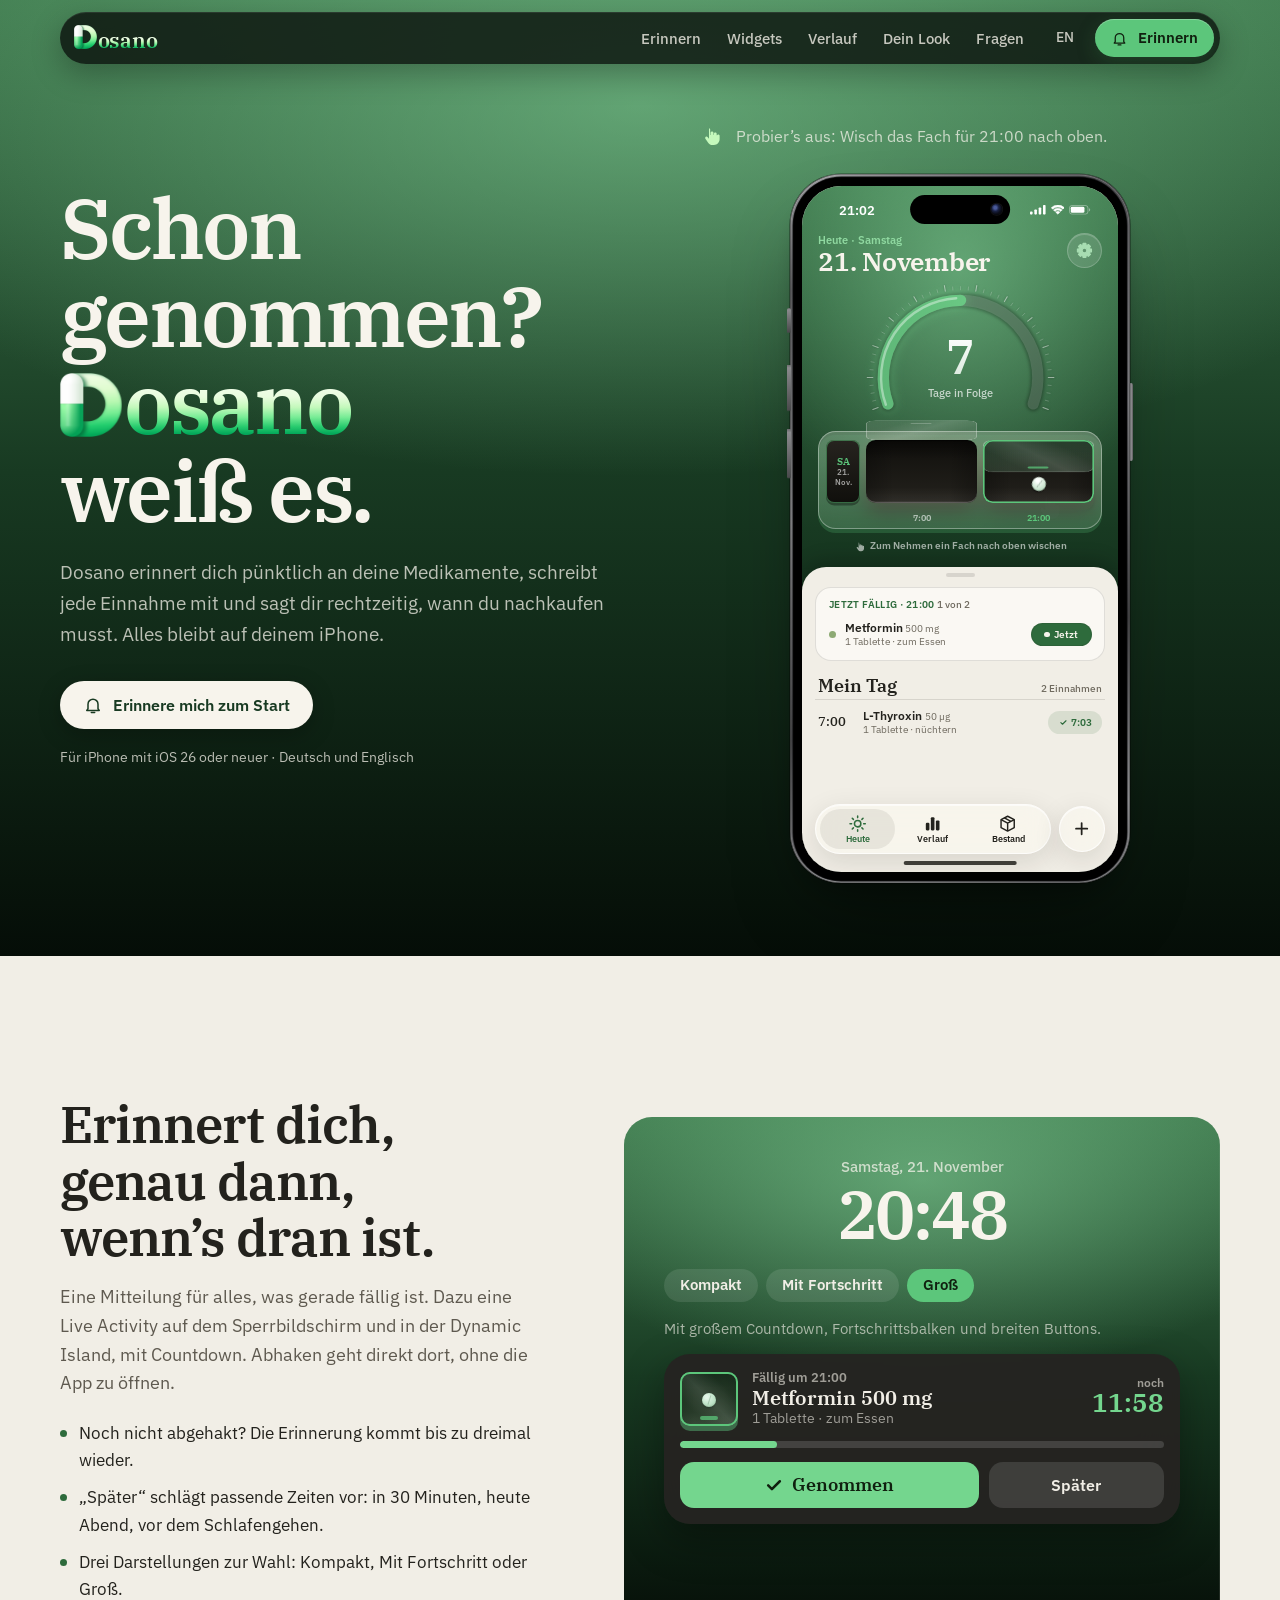
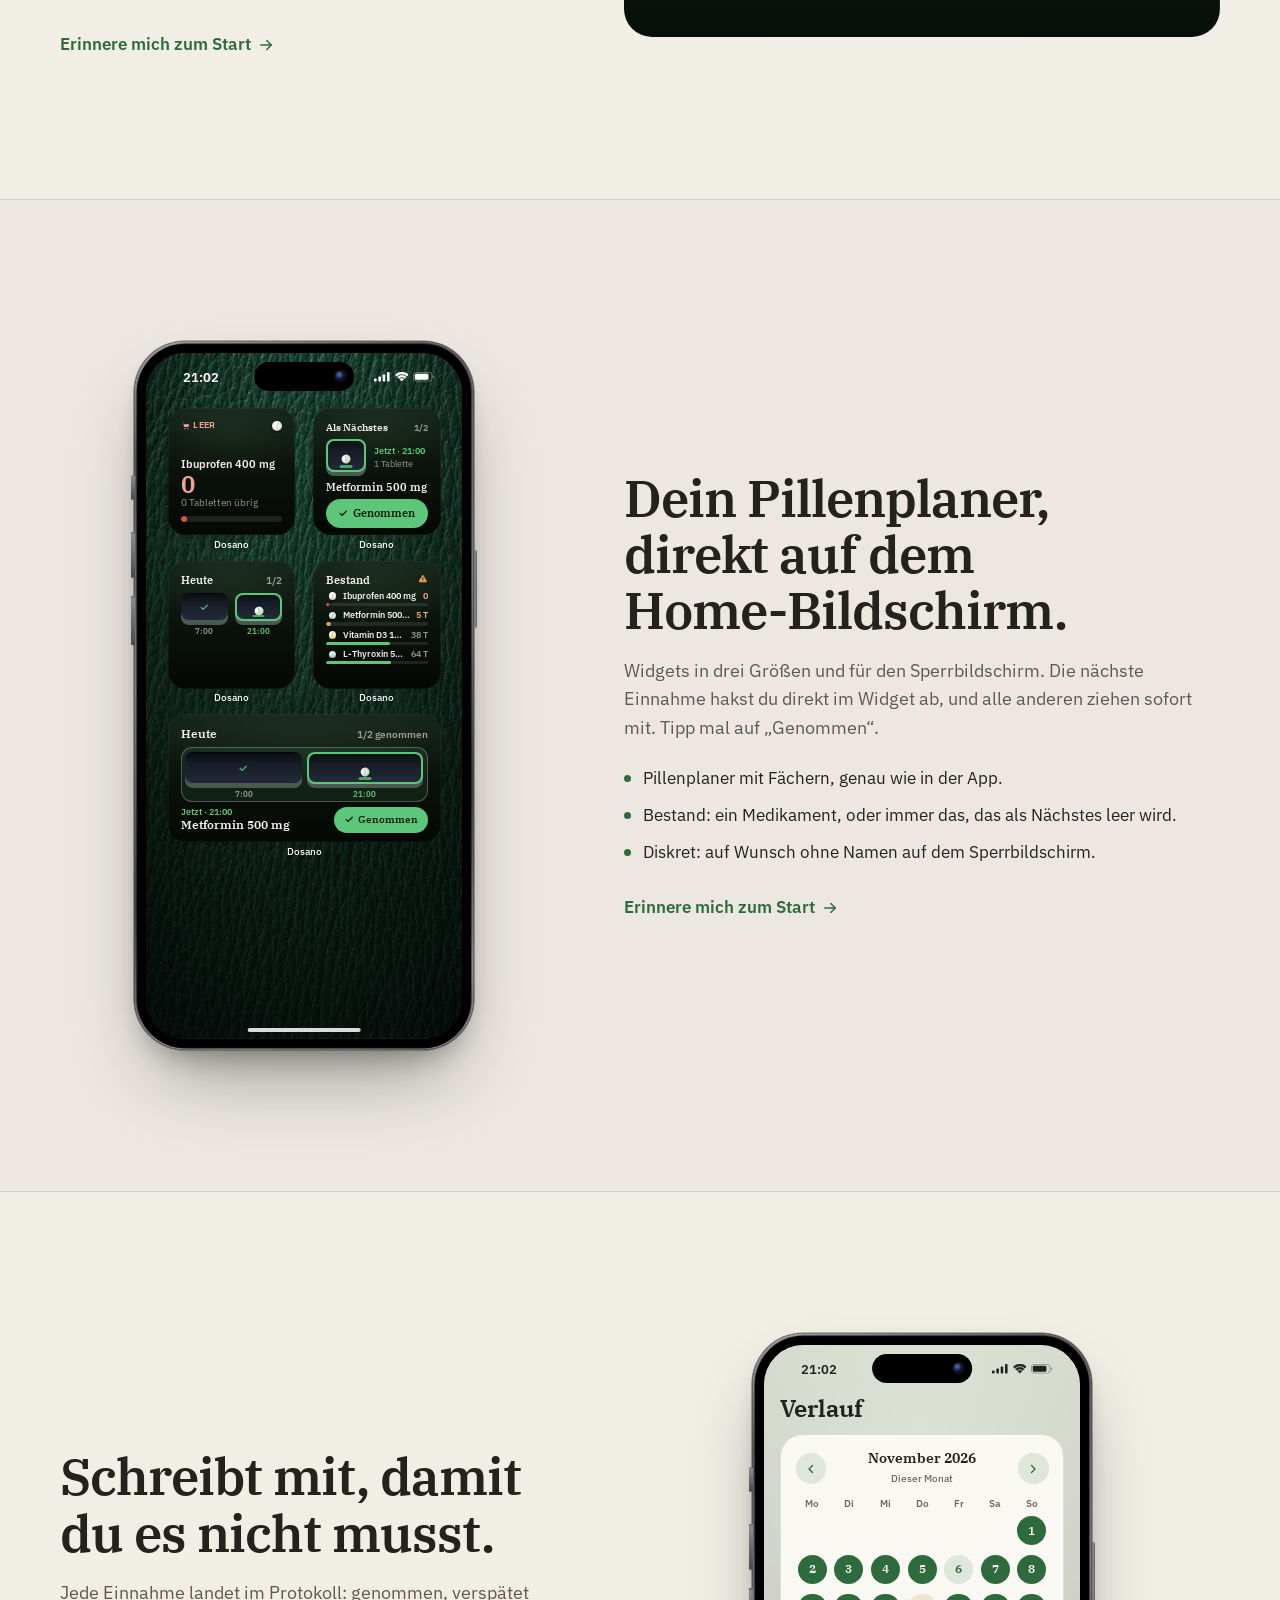
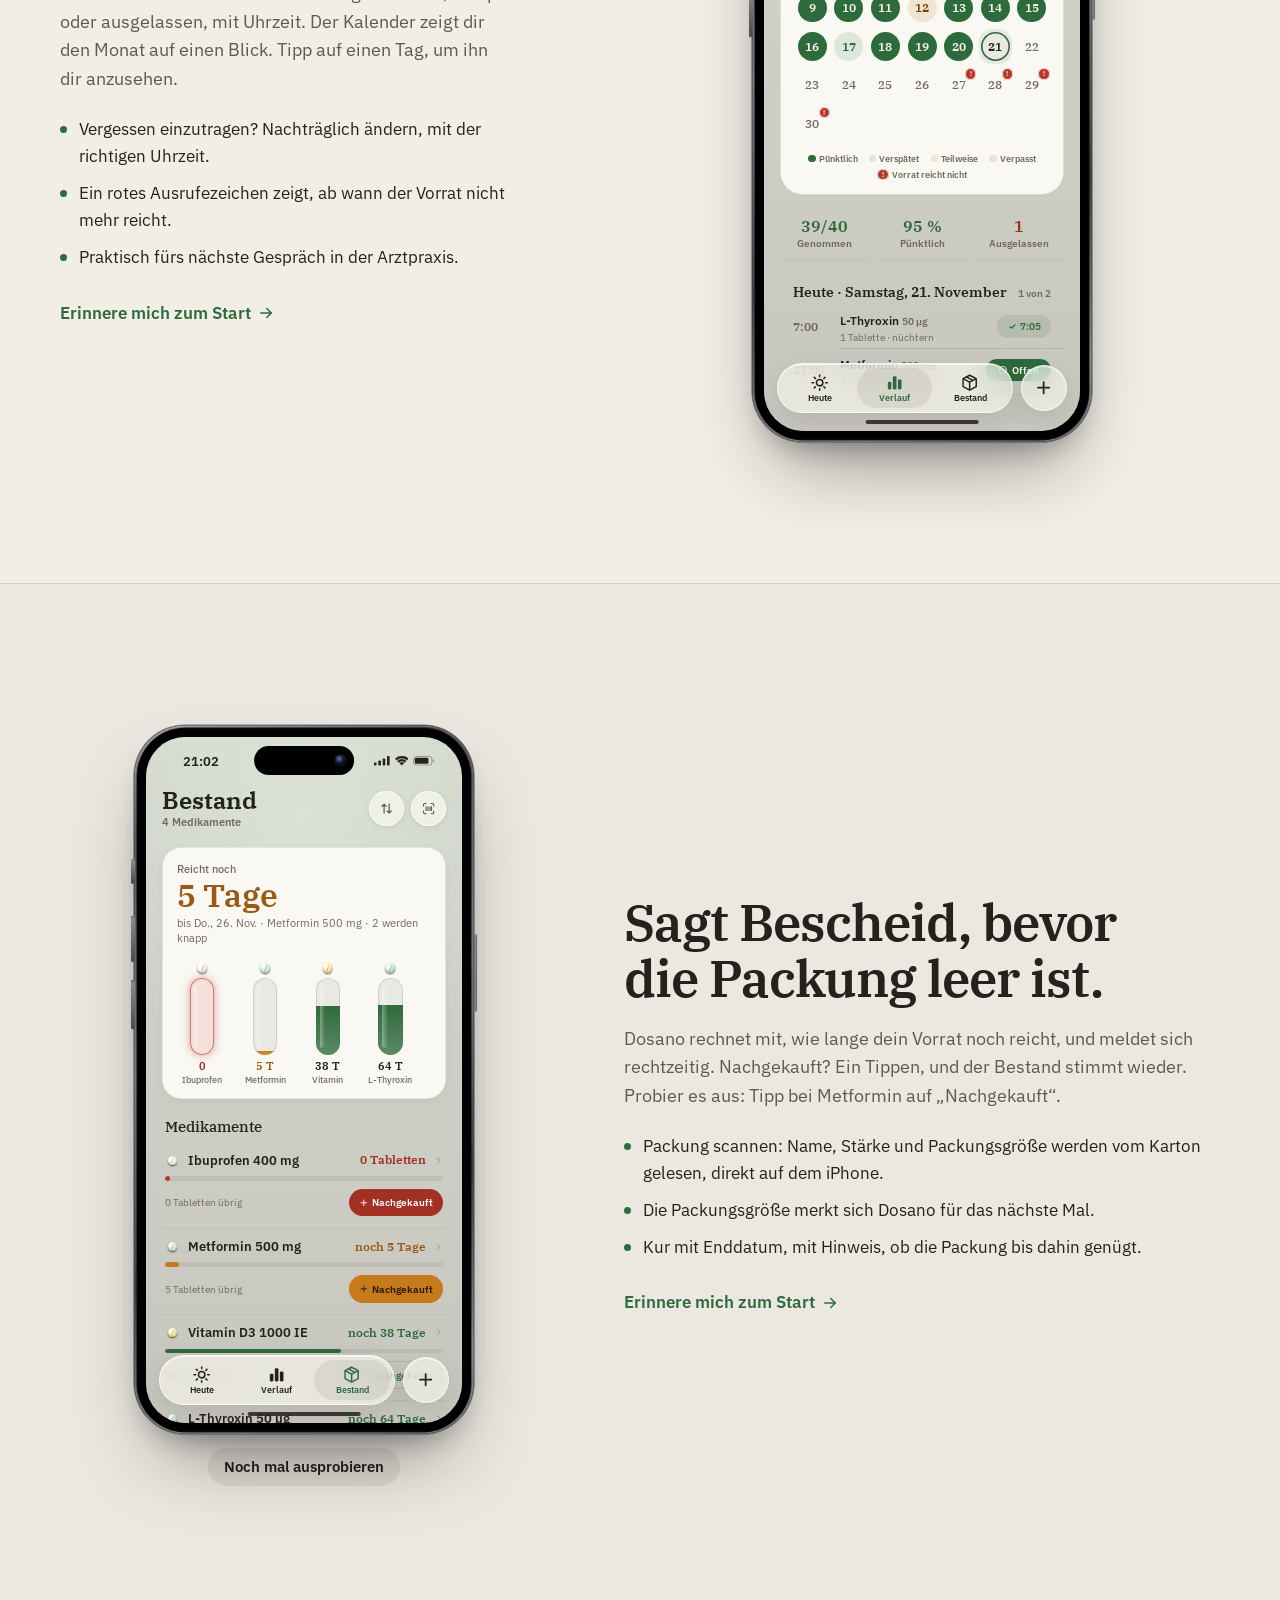
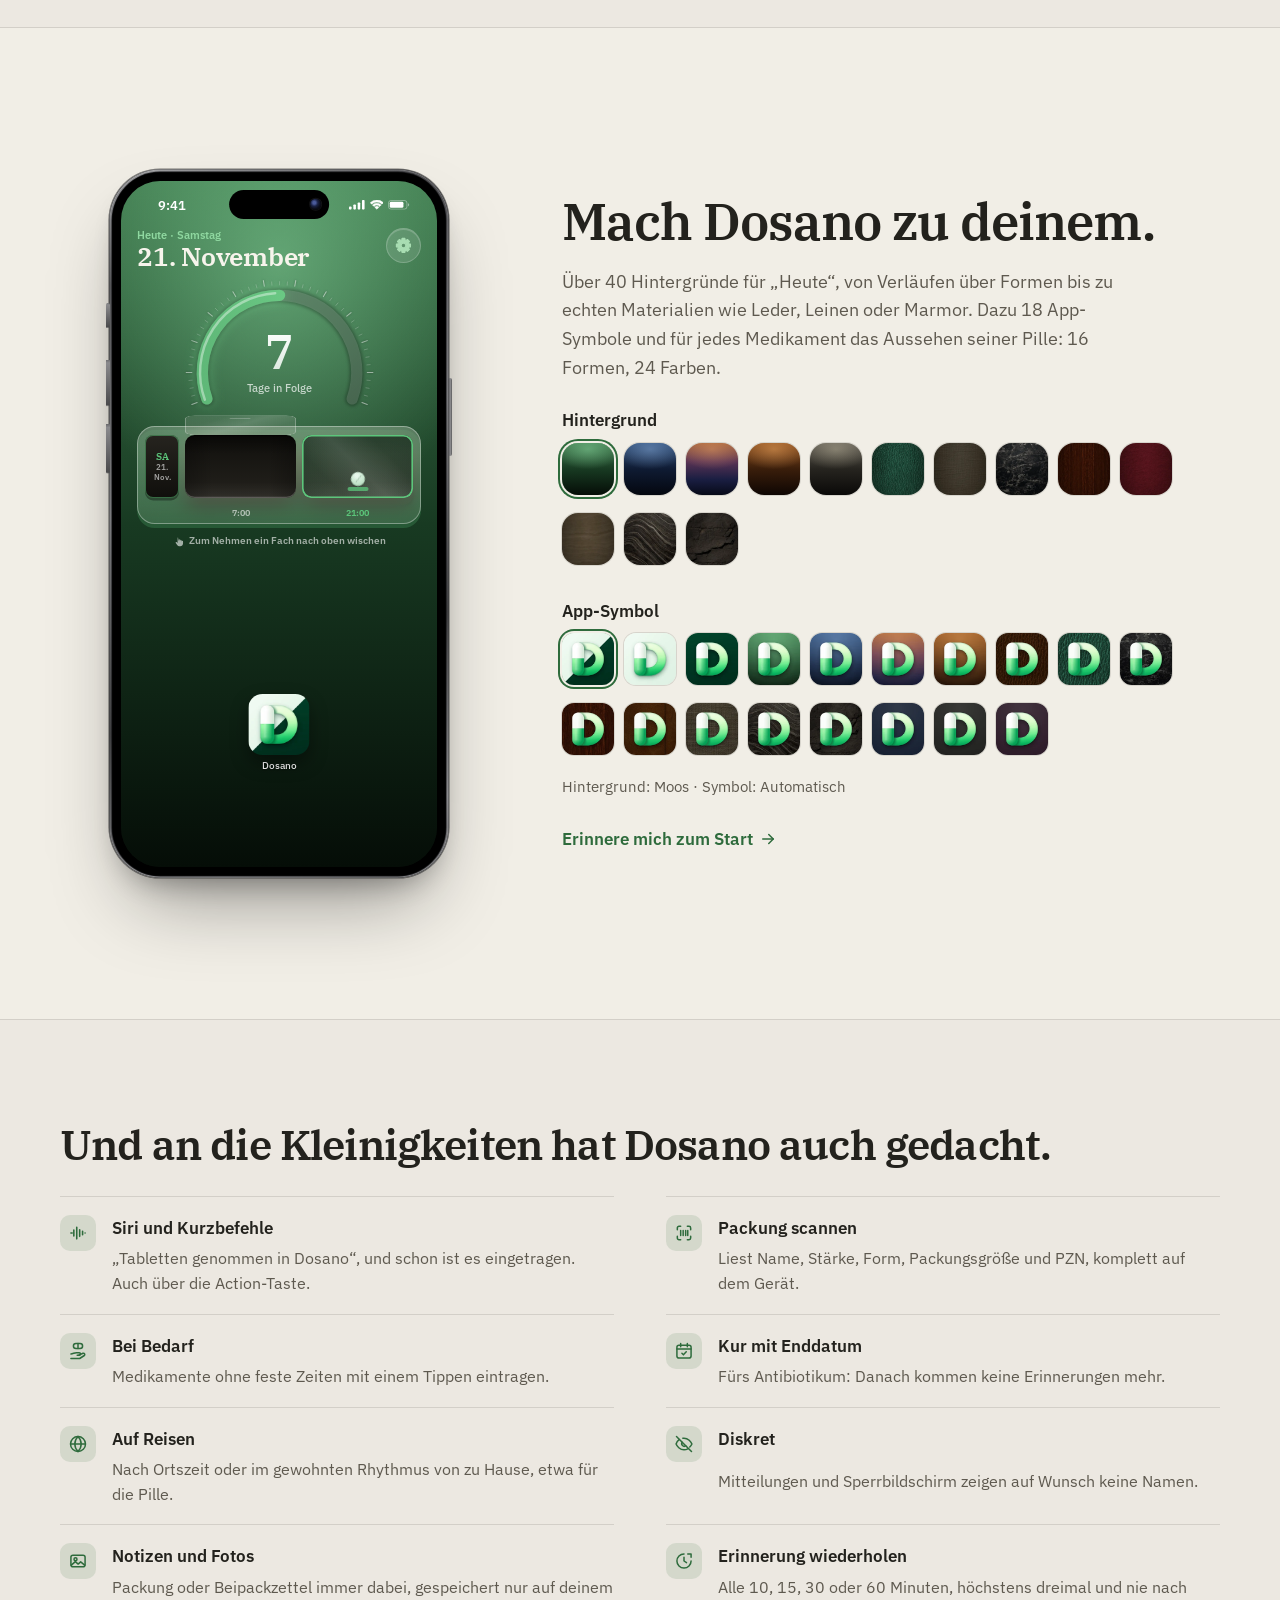
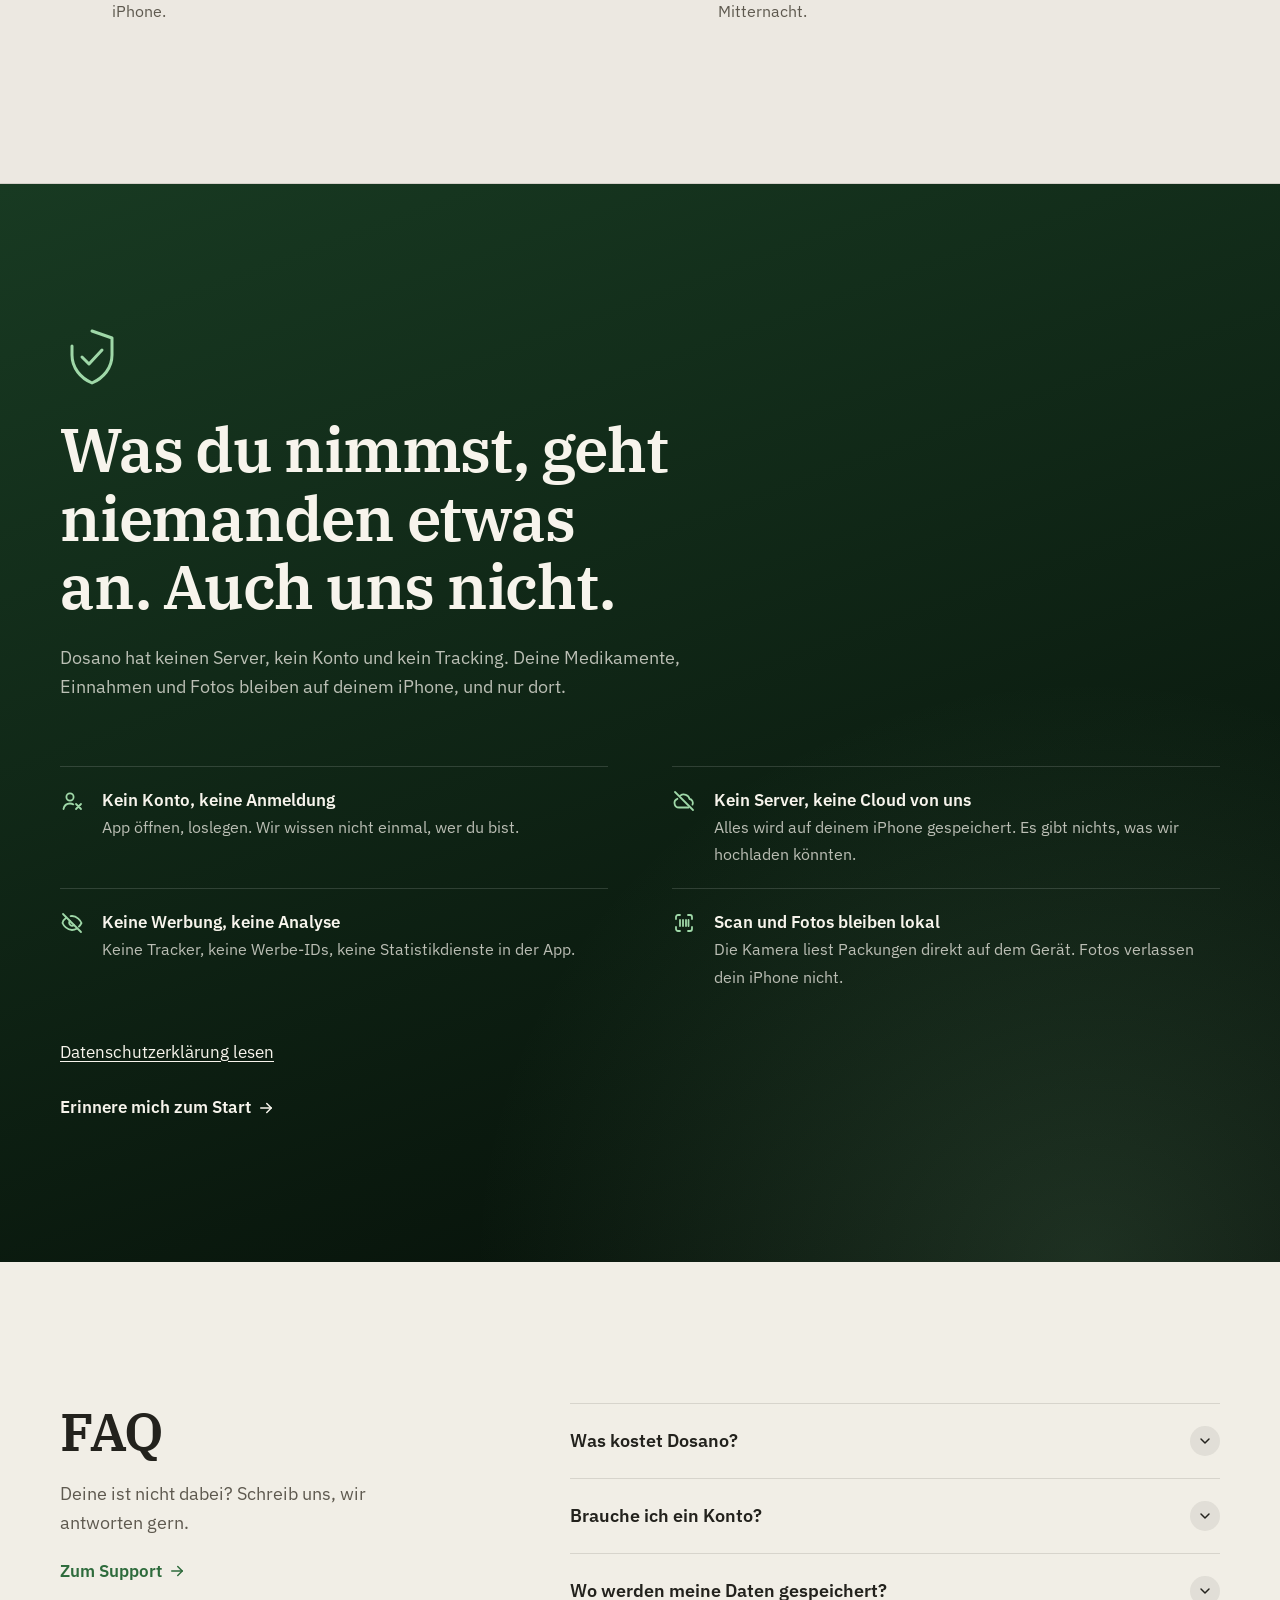
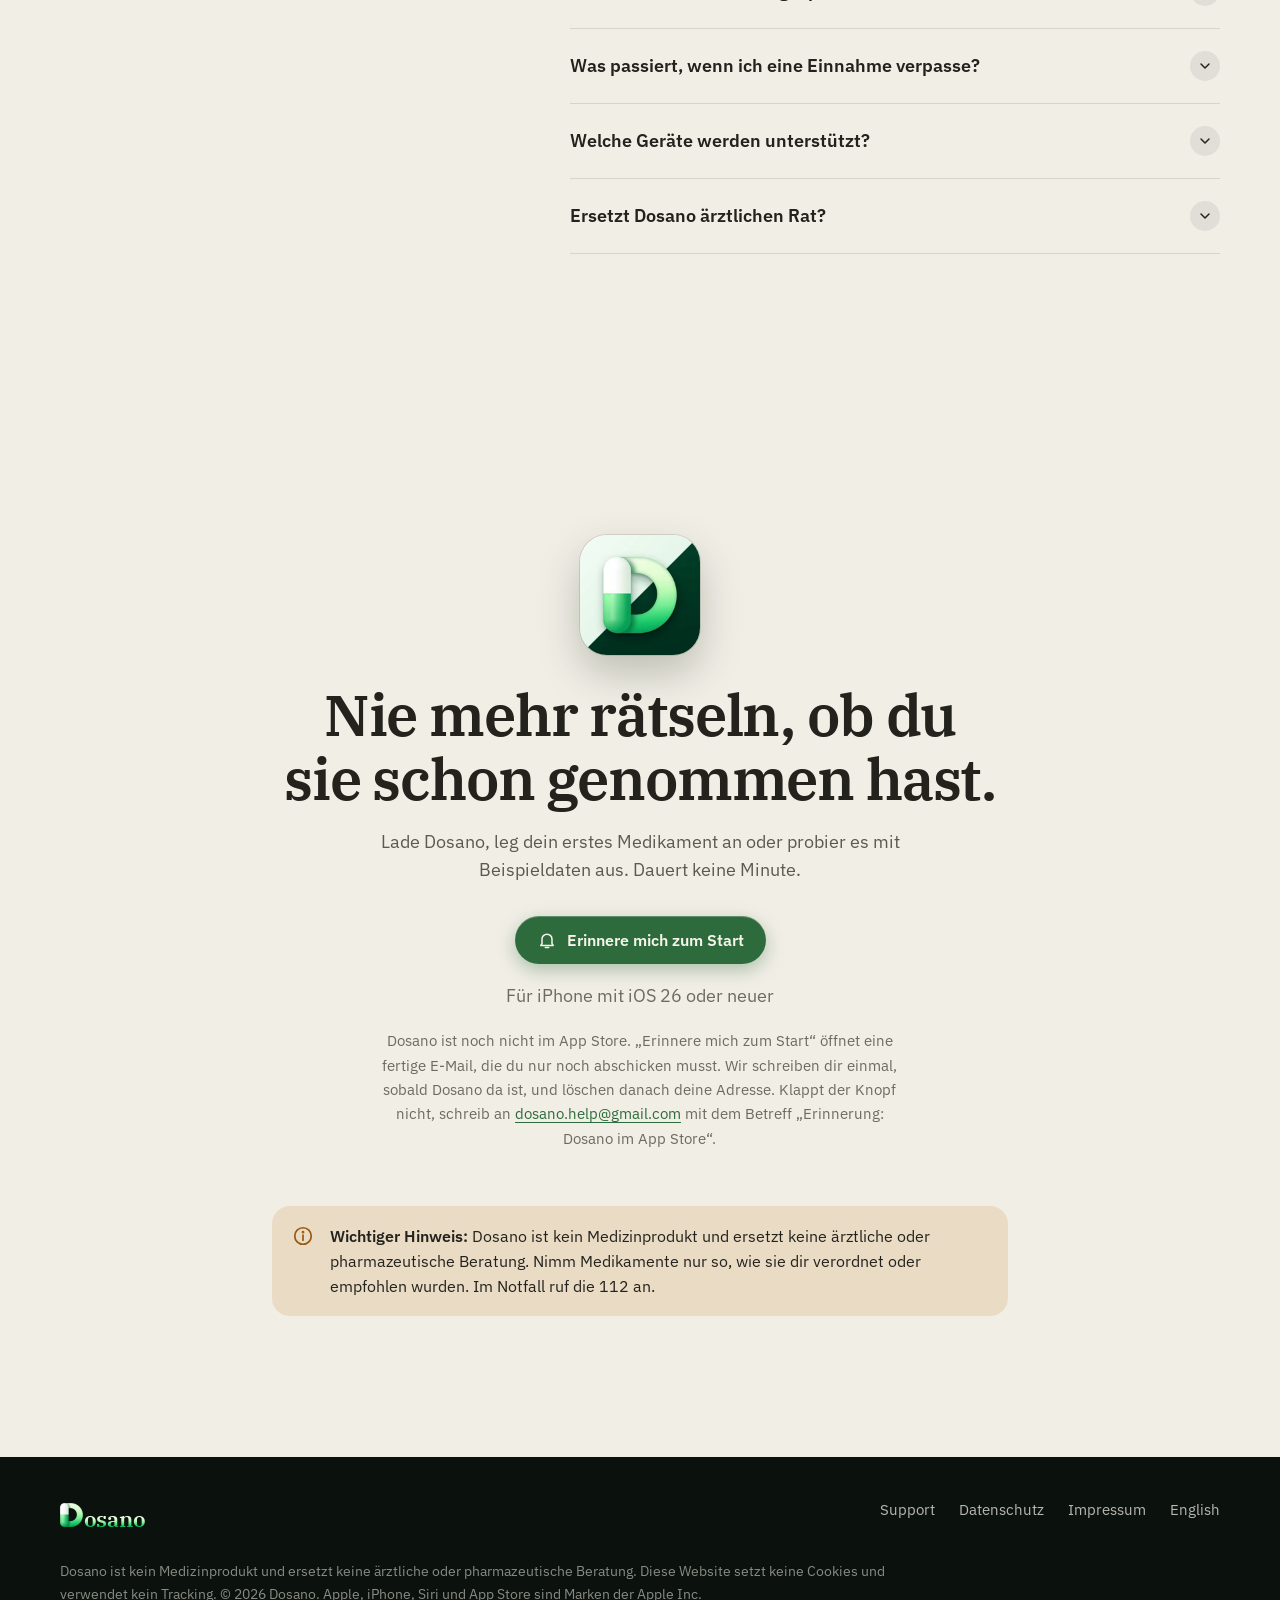
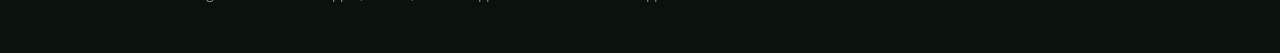
<file: index.html>
<!doctype html>
<!-- Erzeugt von tools/build_neu.py aus index.src.html. Bitte dort ändern. -->
<html lang="de" class="vor-start">
<head>
<meta charset="utf-8">
<meta name="viewport" content="width=device-width, initial-scale=1, viewport-fit=cover">
<title>Dosano: Medikamente pünktlich nehmen, Vorrat im Blick</title>
<meta name="description" content="Dosano erinnert dich zuverlässig an deine Medikamente, protokolliert jede Einnahme und sagt dir rechtzeitig, wann du nachkaufen musst. Alle Daten bleiben auf deinem iPhone.">
<link rel="canonical" href="https://dosano.app/">
<link rel="alternate" hreflang="de" href="https://dosano.app/">
<link rel="alternate" hreflang="en" href="https://dosano.app/en/">
<link rel="alternate" hreflang="x-default" href="https://dosano.app/">
<meta name="theme-color" content="#183A22">
<link rel="icon" href="assets/img/favicon-32.png" sizes="32x32">
<link rel="apple-touch-icon" href="apple-touch-icon.png">
<link rel="preload" href="assets/fonts/IBMPlexSerif-SemiBold.woff2" as="font" type="font/woff2" crossorigin>
<link rel="preload" href="assets/fonts/IBMPlexSans-Regular.woff2" as="font" type="font/woff2" crossorigin>
<link rel="stylesheet" href="assets/css/site.css?v=a65f5df6">
<link rel="stylesheet" href="assets/css/neu.css?v=61a92740">
<meta property="og:type" content="website">
<meta property="og:title" content="Dosano: Schon genommen? Dosano weiß es.">
<meta property="og:description" content="Erinnert an Medikamente, protokolliert jede Einnahme, behält den Vorrat im Blick. Alles bleibt auf deinem iPhone.">
<meta property="og:locale" content="de_DE">
<!-- Sobald die App im App Store ist: App-ID eintragen, dann zeigt Safari ein Banner an.
<meta name="apple-itunes-app" content="app-id=0000000000"> -->
<meta property="og:image" content="https://dosano.app/assets/img/og.png">
<meta property="og:url" content="https://dosano.app/">
<script>document.documentElement.classList.add('js');setTimeout(function(){var r=document.documentElement;if(!r.classList.contains('js-ok'))r.classList.remove('js')},4000)</script>
<script src="assets/js/neu.js?v=9a9805ec" defer></script>
</head>
<body>
<a class="skip-link" href="#inhalt">Zum Inhalt springen</a>

<header class="site-header n-header wrap">
  <nav class="nav" aria-label="Hauptnavigation">
    <a class="brand" href="./" aria-label="Dosano, Startseite"><span class="wordmark"><img class="wm-d" src="assets/img/logo-96.png" alt="" width="23" height="24"><span class="wm-rest">osano</span></span></a>
    <ul class="nav-links">
      <li><a href="#erinnern">Erinnern</a></li>
      <li><a href="#widgets">Widgets</a></li>
      <li><a href="#verlauf">Verlauf</a></li>
      <li><a href="#dein-look">Dein Look</a></li>
      <li><a href="#fragen">Fragen</a></li>
    </ul>
    <span class="lang"><a href="en/" hreflang="en" lang="en" aria-label="English version">EN</a></span>
    <a class="btn btn-primary btn-small" href="https://apps.apple.com/de/app/dosano/id0000000000" data-store><svg aria-hidden="true"><use href="assets/img/icons.svg?v=4f896641#i-store"/></svg>Laden</a>
<a class="btn btn-primary btn-small" href="mailto:dosano.help@gmail.com?subject=Erinnerung%3A%20Dosano%20im%20App%20Store&amp;body=Hallo%2C%0A%0Abitte%20schreibt%20mir%20eine%20kurze%20E-Mail%2C%20sobald%20Dosano%20im%20App%20Store%20ist.%0ADanach%20k%C3%B6nnt%20ihr%20meine%20Adresse%20wieder%20l%C3%B6schen.%0A%0AViele%20Gr%C3%BC%C3%9Fe" data-prelaunch><svg aria-hidden="true"><use href="assets/img/icons.svg?v=4f896641#i-bell"/></svg>Erinnern</a>
    <span class="scroll-line" aria-hidden="true"></span>
  </nav>
</header>

<main id="inhalt">

<!-- Hero ------------------------------------------------------------------>
<section class="n-hero" aria-labelledby="hero-title">
  <div class="bd" data-bd="moss" aria-hidden="true"></div>
  <div class="wrap hero-grid">
    <div class="hero-copy">
      <h1 id="hero-title" class="enter" style="--i:0">Schon genommen? <span class="wordmark" id="heroMark"><img class="wm-d" src="assets/img/logo-320.png" alt="" width="77" height="80"><span class="wm-rest">osano</span></span> weiß&nbsp;es.</h1>
      <p class="hero-lead enter" style="--i:2">Dosano erinnert dich pünktlich an deine Medikamente, schreibt jede Einnahme mit und sagt dir rechtzeitig, wann du nachkaufen musst. Alles bleibt auf deinem iPhone.</p>
      <div class="hero-actions enter" style="--i:3">
        <a class="btn btn-on-moss" href="https://apps.apple.com/de/app/dosano/id0000000000" data-store><svg aria-hidden="true"><use href="assets/img/icons.svg?v=4f896641#i-store"/></svg>Im App Store laden</a>
        <a class="btn btn-ghost-moss" data-remind href="mailto:dosano.help@gmail.com?subject=Erinnerung%3A%20Dosano%20im%20App%20Store&amp;body=Hallo%2C%0A%0Abitte%20schreibt%20mir%20eine%20kurze%20E-Mail%2C%20sobald%20Dosano%20im%20App%20Store%20ist.%0ADanach%20k%C3%B6nnt%20ihr%20meine%20Adresse%20wieder%20l%C3%B6schen.%0A%0AViele%20Gr%C3%BC%C3%9Fe"><svg aria-hidden="true"><use href="assets/img/icons.svg?v=4f896641#i-bell"/></svg>Erinnere mich zum Start</a>
      </div>
      <p class="hero-note enter" style="--i:4">Für iPhone mit iOS 26 oder neuer · Deutsch und Englisch</p>
    </div>

    <div class="hero-stage" role="group" aria-labelledby="demo-label">
      <div class="try2 enter" style="--i:3" id="tryRow">
        <svg class="hand" aria-hidden="true"><use href="assets/img/icons.svg?v=4f896641#i-hand-draw"/></svg>
        <span id="demo-label">Probier’s aus: Wisch das Fach für 21:00 nach oben.</span>
        <button class="btn btn-ghost-moss btn-small demo-reset" type="button" id="demoReset">Noch mal</button>
      </div>
      <div class="phone enter-phone">
        <div class="screen today2" id="demo">
          <div class="bd" data-bd="moss" aria-hidden="true"></div>
          <div class="island" aria-hidden="true"></div>
          <div class="statusbar" aria-hidden="true" style="color:#fff"><span>21:02</span><span class="sb-icons"><svg viewBox="0 0 20 12"><use href="assets/img/icons.svg?v=4f896641#i-signal"/></svg><svg viewBox="0 0 17 12"><use href="assets/img/icons.svg?v=4f896641#i-wifi"/></svg><svg viewBox="0 0 27 12"><use href="assets/img/icons.svg?v=4f896641#i-battery"/></svg></span></div>
          <div class="t2-head" aria-hidden="true">
            <div><div class="t2-kicker">Heute · Samstag</div><div class="t2-date">21. November</div></div>
            <span class="t2-gear"><svg><use href="assets/img/icons.svg?v=4f896641#i-gear-fill"/></svg></span>
          </div>
          <div class="arc2" aria-hidden="true" data-arc="demo" data-shown="0.5">
            <svg viewBox="0 0 240 172">
              <defs>
                <linearGradient id="arcGrad-demo" x1="0" y1="0" x2="1" y2="0"><stop offset="0" stop-color="#5FB878"/><stop offset="1" stop-color="#74D68E"/></linearGradient>
                <radialGradient id="tipGrad-demo"><stop offset="0" stop-color="#fff" stop-opacity="0.9"/><stop offset="1" stop-color="#74D68E" stop-opacity="0"/></radialGradient>
              </defs>
              <g class="ticks"><line x1="17.57" y1="157.28" x2="11.00" y2="159.67" class="l"/><line x1="14.71" y1="148.21" x2="10.85" y2="149.25"/><line x1="12.66" y1="138.93" x2="8.72" y2="139.62"/><line x1="11.41" y1="129.50" x2="7.43" y2="129.85"/><line x1="11.00" y1="120.00" x2="4.00" y2="120.00" class="l"/><line x1="11.41" y1="110.50" x2="7.43" y2="110.15"/><line x1="12.66" y1="101.07" x2="8.72" y2="100.38"/><line x1="14.71" y1="91.79" x2="10.85" y2="90.75"/><line x1="17.57" y1="82.72" x2="11.00" y2="80.33" class="l"/><line x1="21.21" y1="73.93" x2="17.59" y2="72.24"/><line x1="25.60" y1="65.50" x2="22.14" y2="63.50"/><line x1="30.71" y1="57.48" x2="27.44" y2="55.19"/><line x1="36.50" y1="49.94" x2="31.14" y2="45.44" class="l"/><line x1="42.93" y1="42.93" x2="40.10" y2="40.10"/><line x1="49.94" y1="36.50" x2="47.37" y2="33.44"/><line x1="57.48" y1="30.71" x2="55.19" y2="27.44"/><line x1="65.50" y1="25.60" x2="62.00" y2="19.54" class="l"/><line x1="73.93" y1="21.21" x2="72.24" y2="17.59"/><line x1="82.72" y1="17.57" x2="81.35" y2="13.81"/><line x1="91.79" y1="14.71" x2="90.75" y2="10.85"/><line x1="101.07" y1="12.66" x2="99.86" y2="5.76" class="l"/><line x1="110.50" y1="11.41" x2="110.15" y2="7.43"/><line x1="120.00" y1="11.00" x2="120.00" y2="7.00"/><line x1="129.50" y1="11.41" x2="129.85" y2="7.43"/><line x1="138.93" y1="12.66" x2="140.14" y2="5.76" class="l"/><line x1="148.21" y1="14.71" x2="149.25" y2="10.85"/><line x1="157.28" y1="17.57" x2="158.65" y2="13.81"/><line x1="166.07" y1="21.21" x2="167.76" y2="17.59"/><line x1="174.50" y1="25.60" x2="178.00" y2="19.54" class="l"/><line x1="182.52" y1="30.71" x2="184.81" y2="27.44"/><line x1="190.06" y1="36.50" x2="192.63" y2="33.44"/><line x1="197.07" y1="42.93" x2="199.90" y2="40.10"/><line x1="203.50" y1="49.94" x2="208.86" y2="45.44" class="l"/><line x1="209.29" y1="57.48" x2="212.56" y2="55.19"/><line x1="214.40" y1="65.50" x2="217.86" y2="63.50"/><line x1="218.79" y1="73.93" x2="222.41" y2="72.24"/><line x1="222.43" y1="82.72" x2="229.00" y2="80.33" class="l"/><line x1="225.29" y1="91.79" x2="229.15" y2="90.75"/><line x1="227.34" y1="101.07" x2="231.28" y2="100.38"/><line x1="228.59" y1="110.50" x2="232.57" y2="110.15"/><line x1="229.00" y1="120.00" x2="236.00" y2="120.00" class="l"/><line x1="228.59" y1="129.50" x2="232.57" y2="129.85"/><line x1="227.34" y1="138.93" x2="231.28" y2="139.62"/><line x1="225.29" y1="148.21" x2="229.15" y2="149.25"/><line x1="222.43" y1="157.28" x2="229.00" y2="159.67" class="l"/></g>
              <path class="gutter" d="M29.79 152.83 A96 96 0 1 1 210.21 152.83" fill="none" stroke-linecap="round"/>
              <path class="track" d="M29.79 152.83 A96 96 0 1 1 210.21 152.83" fill="none" stroke-linecap="round"/>
              <path class="fill" d="M29.79 152.83 A96 96 0 1 1 210.21 152.83" fill="none" stroke-linecap="round" pathLength="1" stroke-dasharray="1 2" stroke-dashoffset="0.500" style="stroke:url(#arcGrad-demo)"/>
              <path class="sheen" d="M27.16 153.79 A98.8 98.8 0 1 1 212.84 153.79" fill="none" stroke-linecap="round" pathLength="1" stroke-dasharray="1 2" stroke-dashoffset="0.515"/>
              <path class="glow-all" d="M29.79 152.83 A96 96 0 1 1 210.21 152.83" fill="none" stroke-linecap="round"/>
              <path class="sweep" d="M29.79 152.83 A96 96 0 1 1 210.21 152.83" fill="none" stroke-linecap="round" pathLength="1" stroke-dasharray="0 2"/>
              <circle class="tip" r="18" cx="120" cy="24" style="fill:url(#tipGrad-demo)"/>
            </svg>
            <div class="arc2-num">7</div>
            <div class="arc2-label">Tage in Folge</div>
          </div>
          <div class="planner">
            <div class="daytab" aria-hidden="true"><b>SA</b><small>21.<br>Nov.</small></div>
            <div class="comp is-done" aria-hidden="true" style="--lid:#8DAA74">
              <span class="comp-box"><span class="well"></span><span class="lid2" style="--open:1"></span></span>
              <span class="comp-time">7:00</span>
            </div>
            <div class="comp is-current" style="--lid:#8DAA74">
              <button class="comp-box" type="button" id="demoComp"><span class="visually-hidden">Fach 21:00 nehmen: Metformin 500 mg</span><span class="well" aria-hidden="true"></span><i class="p drop" style="left:44%;bottom:12px;--r:20deg;--d:500ms" aria-hidden="true"></i><span class="check" aria-hidden="true"><svg><use href="assets/img/icons.svg?v=4f896641#i-tick"/></svg></span><span class="lid2" aria-hidden="true"></span></button>
              <span class="comp-time" aria-hidden="true">21:00</span>
            </div>
          </div>
          <div class="t2-hint" aria-hidden="true"><svg><use href="assets/img/icons.svg?v=4f896641#i-hand-draw"/></svg>Zum Nehmen ein Fach nach oben wischen</div>
          <div class="sheet2" aria-hidden="true">
            <div class="grabber"></div>
            <div class="due">
              <div class="due-head swap"><span class="before">Jetzt fällig · 21:00 <span class="count">1 von 2</span></span><span class="after">Für heute alles erledigt <span class="count">2 von 2</span></span></div>
              <div class="due-row"><i class="dot" style="background:#8DAA74"></i><div><div class="med">Metformin<small>500 mg</small></div><div class="sub">1 Tablette · zum Essen</div></div><span class="swap"><span class="ochip due before"><i></i>Jetzt</span><span class="ochip ok after"><svg aria-hidden="true"><use href="assets/img/icons.svg?v=4f896641#i-tick"/></svg>21:02</span></span></div>
            </div>
            <div class="day-title"><b>Mein Tag</b><span>2 Einnahmen</span></div>
            <div class="log-row"><span class="time">7:00</span><div><div class="med">L-Thyroxin<small>50 µg</small></div><div class="sub">1 Tablette · nüchtern</div></div><span class="ochip ok"><svg aria-hidden="true"><use href="assets/img/icons.svg?v=4f896641#i-tick"/></svg>7:03</span></div>
          </div>
          <div class="tabbar" aria-hidden="true">
            <div class="tabs"><span class="tab is-active"><svg><use href="assets/img/icons.svg?v=4f896641#i-sun"/></svg>Heute</span><span class="tab"><svg><use href="assets/img/icons.svg?v=4f896641#i-bars"/></svg>Verlauf</span><span class="tab"><svg><use href="assets/img/icons.svg?v=4f896641#i-box"/></svg>Bestand</span></div>
            <span class="tab-plus"><svg><use href="assets/img/icons.svg?v=4f896641#i-plus"/></svg></span>
          </div>
          <div class="home-ind" aria-hidden="true"></div>
          <div class="fly-layer" aria-hidden="true"></div>
          <svg class="ghost-hand" id="ghostHand" aria-hidden="true"><use href="assets/img/icons.svg?v=4f896641#i-hand-draw"/></svg>
        </div>
      </div>
      <p class="visually-hidden" role="status" id="demoStatus"></p>
    </div>
  </div>
</section>

<!-- Erinnern ----------------------------------------------------------->
<section class="n-section" id="erinnern" aria-labelledby="r-title">
  <div class="wrap split">
    <div class="reveal">
      <h2 id="r-title">Erinnert dich, genau dann, wenn’s dran ist.</h2>
      <p class="lead2">Eine Mitteilung für alles, was gerade fällig ist. Dazu eine Live Activity auf dem Sperrbildschirm und in der Dynamic Island, mit Countdown. Abhaken geht direkt dort, ohne die App zu öffnen.</p>
      <ul class="ticks2">
        <li>Noch nicht abgehakt? Die Erinnerung kommt bis zu dreimal wieder.</li>
        <li>„Später“ schlägt passende Zeiten vor: in 30 Minuten, heute Abend, vor dem Schlafengehen.</li>
        <li>Drei Darstellungen zur Wahl: Kompakt, Mit Fortschritt oder Groß.</li>
      </ul>
      <a class="store-link" href="https://apps.apple.com/de/app/dosano/id0000000000" data-store>Im App Store laden<svg aria-hidden="true"><use href="assets/img/icons.svg?v=4f896641#i-arrow"/></svg></a>
<a class="store-link" href="mailto:dosano.help@gmail.com?subject=Erinnerung%3A%20Dosano%20im%20App%20Store&amp;body=Hallo%2C%0A%0Abitte%20schreibt%20mir%20eine%20kurze%20E-Mail%2C%20sobald%20Dosano%20im%20App%20Store%20ist.%0ADanach%20k%C3%B6nnt%20ihr%20meine%20Adresse%20wieder%20l%C3%B6schen.%0A%0AViele%20Gr%C3%BC%C3%9Fe" data-prelaunch>Erinnere mich zum Start<svg aria-hidden="true"><use href="assets/img/icons.svg?v=4f896641#i-arrow"/></svg></a>
    </div>
    <div class="stage-dark reveal" style="--delay:120ms" id="lockStage">
      <div class="bd" data-bd="moss" aria-hidden="true"></div>
      <div class="lock-time" aria-hidden="true"><small>Samstag, 21. November</small><b id="lockClock">20:48</b></div>
      <div class="la-switch" role="group" aria-label="Darstellung der Live Activity">
        <button type="button" data-v="compact" aria-pressed="false">Kompakt</button>
        <button type="button" data-v="progress" aria-pressed="false">Mit Fortschritt</button>
        <button type="button" data-v="large" aria-pressed="true">Groß</button>
      </div>
      <p class="la-desc" id="laDesc" aria-live="polite">Mit großem Countdown, Fortschrittsbalken und breiten Buttons.</p>
      <div class="la" id="la" data-variant="large" role="group" aria-label="Beispiel einer Live Activity">
        <div class="la-variant v-compact">
          <div class="la-row">
            <span class="la-icon" aria-hidden="true"><span class="well"></span><i class="p"></i><span class="lid2"></span></span>
            <div class="la-text"><div class="la-name">Metformin 500 mg</div><div class="la-detail">noch <span data-cd>12:00</span> · 1 Tablette</div></div>
            <div class="la-round"><button type="button" data-act="later" aria-label="Später"><svg><use href="assets/img/icons.svg?v=4f896641#i-snooze"/></svg></button><button type="button" class="take" data-act="take" aria-label="Genommen"><svg><use href="assets/img/icons.svg?v=4f896641#i-tick"/></svg></button></div>
          </div>
        </div>
        <div class="la-variant v-progress">
          <div class="la-row">
            <span class="la-icon" aria-hidden="true"><span class="well"></span><i class="p"></i><span class="lid2"></span></span>
            <div class="la-text"><div class="la-name">Metformin 500 mg</div><div class="la-detail">noch <span data-cd>12:00</span> · 1 Tablette</div></div>
            <div class="la-round"><button type="button" data-act="later" aria-label="Später"><svg><use href="assets/img/icons.svg?v=4f896641#i-snooze"/></svg></button><button type="button" class="take" data-act="take" aria-label="Genommen"><svg><use href="assets/img/icons.svg?v=4f896641#i-tick"/></svg></button></div>
          </div>
          <div class="slotdots" aria-hidden="true"><i class="t"></i><i class="o"></i><span>Heute 1 von 2</span></div>
        </div>
        <div class="la-variant v-large">
          <div class="la-row">
            <span class="la-icon" aria-hidden="true" style="width:58px;height:54px"><span class="well"></span><i class="p"></i><span class="lid2"></span></span>
            <div class="la-text"><div class="la-small">Fällig um 21:00</div><div class="la-name">Metformin 500 mg</div><div class="la-detail">1 Tablette · zum Essen</div></div>
            <div class="la-count"><small>noch</small><b data-cd>12:00</b></div>
          </div>
          <div class="la-bar" aria-hidden="true"><i id="laBar"></i></div>
          <div class="la-btns"><button type="button" class="take" data-act="take"><svg aria-hidden="true"><use href="assets/img/icons.svg?v=4f896641#i-tick"/></svg>Genommen</button><button type="button" data-act="later">Später</button></div>
        </div>
        <div class="done-msg"><svg aria-hidden="true"><use href="assets/img/icons.svg?v=4f896641#i-check"/></svg>Erledigt. Bis morgen früh!</div>
      </div>
      <p class="visually-hidden" role="status" id="laStatus"></p>
    </div>
  </div>
</section>

<!-- Widgets --------------------------------------------------------->
<section class="n-section gallery-band" id="widgets" aria-labelledby="w-title">
  <div class="wrap split flip">
    <div class="reveal">
      <h2 id="w-title">Dein Pillenplaner, direkt auf dem Home-Bildschirm.</h2>
      <p class="lead2">Widgets in drei Größen und für den Sperrbildschirm. Die nächste Einnahme hakst du direkt im Widget ab, und alle anderen ziehen sofort mit. Tipp mal auf „Genommen“.</p>
      <ul class="ticks2">
        <li>Pillenplaner mit Fächern, genau wie in der App.</li>
        <li>Bestand: ein Medikament, oder immer das, das als Nächstes leer wird.</li>
        <li>Diskret: auf Wunsch ohne Namen auf dem Sperrbildschirm.</li>
      </ul>
      <a class="store-link" href="https://apps.apple.com/de/app/dosano/id0000000000" data-store>Im App Store laden<svg aria-hidden="true"><use href="assets/img/icons.svg?v=4f896641#i-arrow"/></svg></a>
<a class="store-link" href="mailto:dosano.help@gmail.com?subject=Erinnerung%3A%20Dosano%20im%20App%20Store&amp;body=Hallo%2C%0A%0Abitte%20schreibt%20mir%20eine%20kurze%20E-Mail%2C%20sobald%20Dosano%20im%20App%20Store%20ist.%0ADanach%20k%C3%B6nnt%20ihr%20meine%20Adresse%20wieder%20l%C3%B6schen.%0A%0AViele%20Gr%C3%BC%C3%9Fe" data-prelaunch>Erinnere mich zum Start<svg aria-hidden="true"><use href="assets/img/icons.svg?v=4f896641#i-arrow"/></svg></a>
    </div>
    <div class="phone reveal" style="--delay:120ms">
      <div class="screen homescreen" id="home" role="group" aria-label="Beispiel: Widgets von Dosano auf dem Home-Bildschirm">
        <div class="hs-wall" aria-hidden="true"></div>
        <div class="island" aria-hidden="true"></div>
        <div class="statusbar" aria-hidden="true" style="color:#fff"><span>21:02</span><span class="sb-icons"><svg viewBox="0 0 20 12"><use href="assets/img/icons.svg?v=4f896641#i-signal"/></svg><svg viewBox="0 0 17 12"><use href="assets/img/icons.svg?v=4f896641#i-wifi"/></svg><svg viewBox="0 0 27 12"><use href="assets/img/icons.svg?v=4f896641#i-battery"/></svg></span></div>
        <div class="hs-grid">
          <div class="hs-cell">
            <div class="wg" role="img" aria-label="Widget Bestand: Ibuprofen 400 mg ist leer, 0 Tabletten übrig">
              <div class="wg-top"><span class="wg-label red"><svg aria-hidden="true"><use href="assets/img/icons.svg?v=4f896641#i-cart"/></svg>Leer</span><i class="p white wg-pill"></i></div>
              <div class="wg-fill"></div>
              <div class="wg-name">Ibuprofen 400 mg</div>
              <div class="wg-big red">0</div>
              <div class="wg-sub" style="margin-bottom:calc(var(--u) * 8)">0 Tabletten übrig</div>
              <div class="wg-bar h8"><i class="empty" style="--r:0"></i></div>
            </div>
            <span class="hs-label">Dosano</span>
          </div>
          <div class="hs-cell">
            <div class="wg" data-w="next">
              <div class="wg-head"><b data-next-head>Als Nächstes</b><span data-count>1/2</span></div>
              <div class="wg-next" data-next-body>
                <div class="wg-nextrow"><span class="sc is-current wg-c50" style="--h:46;--tint:#8DAA74"><span class="sc-wall"></span><span class="sc-well"></span><i class="p"></i><span class="sc-check"><svg><use href="assets/img/icons.svg?v=4f896641#i-tick"/></svg></span><span class="sc-lid"></span></span><div><div class="wg-when">Jetzt · 21:00</div><div class="wg-sub2">1 Tablette</div></div></div>
                <div class="wg-title">Metformin 500 mg</div>
                <div class="wg-fill"></div>
                <button class="wg-btn full" type="button" data-take aria-label="Metformin 500 mg als genommen markieren"><svg><use href="assets/img/icons.svg?v=4f896641#i-tick"/></svg><span>Genommen</span></button>
              </div>
              <div class="wg-done" data-next-done hidden>
                <div class="wg-fill"></div>
                <span class="wg-badge"><svg><use href="assets/img/icons.svg?v=4f896641#i-tick"/></svg></span>
                <div class="wg-donetitle">Alles erledigt</div>
                <div class="wg-sub">2/2 genommen</div>
              </div>
            </div>
            <span class="hs-label">Dosano</span>
          </div>
          <div class="hs-cell">
            <div class="wg" role="img" aria-label="Widget Pillenplaner: 7:00 erledigt, 21:00 offen" data-w="planner">
              <div class="wg-head small"><b>Heute</b><span data-count>1/2</span></div>
              <div class="wg-pgrid">
                <div class="wg-slot"><span class="sc is-open" style="--h:40;--tint:#8DAA74"><span class="sc-wall"></span><span class="sc-well"></span><span class="sc-check"><svg><use href="assets/img/icons.svg?v=4f896641#i-tick"/></svg></span><span class="sc-lid"></span></span><span class="wg-time">7:00</span></div>
                <div class="wg-slot current" data-evening><span class="sc is-current" style="--h:40;--tint:#8DAA74"><span class="sc-wall"></span><span class="sc-well"></span><i class="p"></i><span class="sc-check"><svg><use href="assets/img/icons.svg?v=4f896641#i-tick"/></svg></span><span class="sc-lid"></span></span><span class="wg-time">21:00</span></div>
              </div>
            </div>
            <span class="hs-label">Dosano</span>
          </div>
          <div class="hs-cell">
            <div class="wg" role="img" aria-label="Widget Bestand im Überblick: Ibuprofen leer, Metformin noch 5 Tage, Vitamin D3 noch 38 Tage, L-Thyroxin noch 64 Tage">
              <div class="wg-head small"><b>Bestand</b><svg class="wg-warn" aria-hidden="true"><use href="assets/img/icons.svg?v=4f896641#i-warn"/></svg></div>
              <div class="wg-list">
                <div><i class="p white"></i><span>Ibuprofen 400 mg</span><b class="red">0</b><span class="wg-bar h4"><i class="empty" style="--r:0"></i></span></div>
                <div><i class="p"></i><span>Metformin 500 mg</span><b class="orange">5 T</b><span class="wg-bar h4"><i class="low" style="--r:0.05"></i></span></div>
                <div><i class="p yellow"></i><span>Vitamin D3 1000 IE</span><b>38 T</b><span class="wg-bar h4"><i style="--r:0.63"></i></span></div>
                <div><i class="p teal"></i><span>L-Thyroxin 50 µg</span><b>64 T</b><span class="wg-bar h4"><i style="--r:0.64"></i></span></div>
              </div>
            </div>
            <span class="hs-label">Dosano</span>
          </div>
          <div class="hs-cell wide">
            <div class="wg wide" data-w="medium">
              <div class="wg-head"><b class="b15">Heute</b><span class="semi" data-count-long>1/2 genommen</span></div>
              <div class="sstrip" aria-hidden="true">
                <div class="wg-slot"><span class="sc is-open" style="--h:44;--tint:#8DAA74"><span class="sc-wall"></span><span class="sc-well"></span><span class="sc-check"><svg><use href="assets/img/icons.svg?v=4f896641#i-tick"/></svg></span><span class="sc-lid"></span></span><span class="wg-time">7:00</span></div>
                <div class="wg-slot current" data-evening><span class="sc is-current" style="--h:44;--tint:#8DAA74"><span class="sc-wall"></span><span class="sc-well"></span><i class="p"></i><span class="sc-check"><svg><use href="assets/img/icons.svg?v=4f896641#i-tick"/></svg></span><span class="sc-lid"></span></span><span class="wg-time">21:00</span></div>
              </div>
              <div class="wg-fill"></div>
              <div class="wg-medrow" data-next-body>
                <div class="wg-medtext"><div class="wg-when small">Jetzt · 21:00</div><div class="wg-title b15">Metformin 500 mg</div></div>
                <button class="wg-btn" type="button" data-take aria-label="Metformin 500 mg als genommen markieren"><svg><use href="assets/img/icons.svg?v=4f896641#i-tick"/></svg><span>Genommen</span></button>
              </div>
              <div class="wg-allempty" data-next-done hidden><svg aria-hidden="true"><use href="assets/img/icons.svg?v=4f896641#i-check"/></svg>Alle Fächer sind leer. Bis morgen!</div>
            </div>
            <span class="hs-label">Dosano</span>
          </div>
        </div>
        <div class="home-ind light" aria-hidden="true"></div>
        <p class="visually-hidden" role="status" id="wStatus"></p>
      </div>
    </div>
  </div>
</section>

<!-- Verlauf ----------------------------------------------------------->
<section class="n-section" id="verlauf" aria-labelledby="v-title">
  <div class="wrap split">
    <div class="reveal">
      <h2 id="v-title">Schreibt mit, damit du es nicht musst.</h2>
      <p class="lead2">Jede Einnahme landet im Protokoll: genommen, verspätet oder ausgelassen, mit Uhrzeit. Der Kalender zeigt dir den Monat auf einen Blick. Tipp auf einen Tag, um ihn dir anzusehen.</p>
      <ul class="ticks2">
        <li>Vergessen einzutragen? Nachträglich ändern, mit der richtigen Uhrzeit.</li>
        <li>Ein rotes Ausrufezeichen zeigt, ab wann der Vorrat nicht mehr reicht.</li>
        <li>Praktisch fürs nächste Gespräch in der Arztpraxis.</li>
      </ul>
      <a class="store-link" href="https://apps.apple.com/de/app/dosano/id0000000000" data-store>Im App Store laden<svg aria-hidden="true"><use href="assets/img/icons.svg?v=4f896641#i-arrow"/></svg></a>
<a class="store-link" href="mailto:dosano.help@gmail.com?subject=Erinnerung%3A%20Dosano%20im%20App%20Store&amp;body=Hallo%2C%0A%0Abitte%20schreibt%20mir%20eine%20kurze%20E-Mail%2C%20sobald%20Dosano%20im%20App%20Store%20ist.%0ADanach%20k%C3%B6nnt%20ihr%20meine%20Adresse%20wieder%20l%C3%B6schen.%0A%0AViele%20Gr%C3%BC%C3%9Fe" data-prelaunch>Erinnere mich zum Start<svg aria-hidden="true"><use href="assets/img/icons.svg?v=4f896641#i-arrow"/></svg></a>
    </div>
    <div class="phone reveal" style="--delay:120ms">
      <div class="screen hist" id="cal">
        <div class="island" aria-hidden="true"></div>
        <div class="statusbar" aria-hidden="true"><span>21:02</span><span class="sb-icons"><svg viewBox="0 0 20 12"><use href="assets/img/icons.svg?v=4f896641#i-signal"/></svg><svg viewBox="0 0 17 12"><use href="assets/img/icons.svg?v=4f896641#i-wifi"/></svg><svg viewBox="0 0 27 12"><use href="assets/img/icons.svg?v=4f896641#i-battery"/></svg></span></div>
        <div class="faint" aria-hidden="true"></div>
        <div class="h-top" aria-hidden="true"><div class="h-title">Verlauf</div></div>
        <div class="h-card">
          <div class="h-head" aria-hidden="true"><span class="h-nav"><svg><use href="assets/img/icons.svg?v=4f896641#i-chev-left"/></svg></span><div><b>November 2026</b><small>Dieser Monat</small></div><span class="h-nav"><svg><use href="assets/img/icons.svg?v=4f896641#i-chev-right"/></svg></span></div>
          <div class="h-grid" id="calGrid" role="group" aria-label="Kalender November 2026">
            <span class="wd" aria-hidden="true">Mo</span><span class="wd" aria-hidden="true">Di</span><span class="wd" aria-hidden="true">Mi</span><span class="wd" aria-hidden="true">Do</span><span class="wd" aria-hidden="true">Fr</span><span class="wd" aria-hidden="true">Sa</span><span class="wd" aria-hidden="true">So</span>
          </div>
          <div class="h-legend" aria-hidden="true"><div><span><i style="background:var(--accent)"></i>Pünktlich</span><span><i style="background:var(--accent-soft)"></i>Verspätet</span><span><i style="background:var(--amber-soft)"></i>Teilweise</span><span><i style="background:var(--red-soft)"></i>Verpasst</span></div><div><span><i class="short-mark"></i>Vorrat reicht nicht</span></div></div>
        </div>
        <div class="h-stats" id="stats"><div><b class="g" data-to="39" data-suffix="/40">0/40</b><span>Genommen</span></div><div><b class="g" data-to="95" data-suffix=" %">0 %</b><span>Pünktlich</span></div><div><b class="r" data-to="1" data-suffix="">0</b><span>Ausgelassen</span></div></div>
        <div class="h-day" id="dayLog" aria-live="polite"></div>
        <div class="tabbar" aria-hidden="true">
          <div class="tabs"><span class="tab"><svg><use href="assets/img/icons.svg?v=4f896641#i-sun"/></svg>Heute</span><span class="tab is-active"><svg><use href="assets/img/icons.svg?v=4f896641#i-bars"/></svg>Verlauf</span><span class="tab"><svg><use href="assets/img/icons.svg?v=4f896641#i-box"/></svg>Bestand</span></div>
          <span class="tab-plus"><svg><use href="assets/img/icons.svg?v=4f896641#i-plus"/></svg></span>
        </div>
        <div class="home-ind" aria-hidden="true"></div>
      </div>
    </div>
  </div>
</section>

<!-- Bestand ----------------------------------------------------------->
<section class="n-section gallery-band" id="bestand" aria-labelledby="b-title">
  <div class="wrap split flip">
    <div class="reveal">
      <h2 id="b-title">Sagt Bescheid, bevor die Packung leer ist.</h2>
      <p class="lead2">Dosano rechnet mit, wie lange dein Vorrat noch reicht, und meldet sich rechtzeitig. Nachgekauft? Ein Tippen, und der Bestand stimmt wieder. Probier es aus: Tipp bei Metformin auf „Nachgekauft“.</p>
      <ul class="ticks2">
        <li>Packung scannen: Name, Stärke und Packungsgröße werden vom Karton gelesen, direkt auf dem iPhone.</li>
        <li>Die Packungsgröße merkt sich Dosano für das nächste Mal.</li>
        <li>Kur mit Enddatum, mit Hinweis, ob die Packung bis dahin genügt.</li>
      </ul>
      <a class="store-link" href="https://apps.apple.com/de/app/dosano/id0000000000" data-store>Im App Store laden<svg aria-hidden="true"><use href="assets/img/icons.svg?v=4f896641#i-arrow"/></svg></a>
<a class="store-link" href="mailto:dosano.help@gmail.com?subject=Erinnerung%3A%20Dosano%20im%20App%20Store&amp;body=Hallo%2C%0A%0Abitte%20schreibt%20mir%20eine%20kurze%20E-Mail%2C%20sobald%20Dosano%20im%20App%20Store%20ist.%0ADanach%20k%C3%B6nnt%20ihr%20meine%20Adresse%20wieder%20l%C3%B6schen.%0A%0AViele%20Gr%C3%BC%C3%9Fe" data-prelaunch>Erinnere mich zum Start<svg aria-hidden="true"><use href="assets/img/icons.svg?v=4f896641#i-arrow"/></svg></a>
    </div>
    <div class="phone-wrap reveal" style="--delay:120ms">
      <div class="phone">
        <div class="screen stockscr" id="stock">
          <div class="faint" aria-hidden="true"></div>
          <div class="island" aria-hidden="true"></div>
          <div class="statusbar" aria-hidden="true"><span>21:02</span><span class="sb-icons"><svg viewBox="0 0 20 12"><use href="assets/img/icons.svg?v=4f896641#i-signal"/></svg><svg viewBox="0 0 17 12"><use href="assets/img/icons.svg?v=4f896641#i-wifi"/></svg><svg viewBox="0 0 27 12"><use href="assets/img/icons.svg?v=4f896641#i-battery"/></svg></span></div>
          <div class="st-head" aria-hidden="true">
            <div><div class="st-title">Bestand</div><div class="st-count" id="stCount">4 Medikamente</div></div>
            <div class="st-btns"><span class="gbtn"><svg><use href="assets/img/icons.svg?v=4f896641#i-sort"/></svg></span><span class="gbtn"><svg><use href="assets/img/icons.svg?v=4f896641#i-scan"/></svg></span></div>
          </div>
          <div class="st-card">
            <div class="st-sum" id="stSum"></div>
            <div class="vials" id="vials" aria-hidden="true"></div>
          </div>
          <div class="st-listtitle" aria-hidden="true">Medikamente</div>
          <div class="st-list" id="stList"></div>
          <div class="tabbar" aria-hidden="true">
          <div class="tabs"><span class="tab"><svg><use href="assets/img/icons.svg?v=4f896641#i-sun"/></svg>Heute</span><span class="tab"><svg><use href="assets/img/icons.svg?v=4f896641#i-bars"/></svg>Verlauf</span><span class="tab is-active"><svg><use href="assets/img/icons.svg?v=4f896641#i-box"/></svg>Bestand</span></div>
          <span class="tab-plus"><svg><use href="assets/img/icons.svg?v=4f896641#i-plus"/></svg></span>
        </div>
        <div class="home-ind" aria-hidden="true"></div>
          <div class="sheet-dim" id="sheetDim" aria-hidden="true"></div>
          <div class="rsheet" id="rsheet" role="dialog" aria-modal="true" aria-labelledby="rsTitle" hidden>
            <div class="rs-nav"><button type="button" class="gbtn" id="rsClose" aria-label="Abbrechen"><svg><use href="assets/img/icons.svg?v=4f896641#i-xmark"/></svg></button><b id="rsTitle">Packung nachgekauft</b><span></span></div>
            <div class="rs-body">
              <div class="rs-card rs-headcard"><span class="rs-badge" aria-hidden="true"><svg><use href="assets/img/icons.svg?v=4f896641#i-pills"/></svg></span><div><div class="rs-name" id="rsName"></div><div class="rs-now" id="rsNow"></div></div></div>
              <div class="rs-card"><div class="rs-ctitle">Wie viele sind dazugekommen?</div>
                <div class="rs-amount"><span class="rs-input" id="rsAmount" aria-live="polite">100</span><span class="rs-unit">Tabletten</span></div>
                <div class="rs-chips" id="rsChips" role="group" aria-label="Anzahl wählen"></div>
              </div>
              <div class="rs-card"><div class="rs-ctitle">Danach</div>
                <div class="rs-after"><b id="rsAfter"></b><span id="rsDays"></span></div>
                <div class="wg-bar h8 paper"><i id="rsBar"></i></div>
              </div>
            </div>
            <div class="rs-bottom"><button type="button" class="rs-go" id="rsGo"><svg aria-hidden="true"><use href="assets/img/icons.svg?v=4f896641#i-box-fill"/></svg><span id="rsGoText">100 Tabletten auffüllen</span></button></div>
          </div>
        </div>
      </div>
      <div class="phone-after"><button class="btn btn-small btn-quiet2" type="button" id="stockReset" hidden>Noch mal ausprobieren</button></div>
      <p class="visually-hidden" role="status" id="refillStatus"></p>
    </div>
  </div>
</section>

<!-- Personalisieren --------------------------------------------------->
<section class="n-section" id="dein-look" aria-labelledby="c-title">
  <div class="wrap custom">
    <div class="phone reveal" aria-hidden="true">
      <div class="screen today2 custom-screen" id="customScreen" style="background:#050D07">
        <div class="bd" data-bd="moss"></div>
        <div class="island"></div>
        <div class="statusbar" style="color:#fff"><span>9:41</span><span class="sb-icons"><svg viewBox="0 0 20 12"><use href="assets/img/icons.svg?v=4f896641#i-signal"/></svg><svg viewBox="0 0 17 12"><use href="assets/img/icons.svg?v=4f896641#i-wifi"/></svg><svg viewBox="0 0 27 12"><use href="assets/img/icons.svg?v=4f896641#i-battery"/></svg></span></div>
        <div class="t2-head" aria-hidden="true">
            <div><div class="t2-kicker">Heute · Samstag</div><div class="t2-date">21. November</div></div>
            <span class="t2-gear"><svg><use href="assets/img/icons.svg?v=4f896641#i-gear-fill"/></svg></span>
          </div>
          <div class="arc2" aria-hidden="true" data-arc="custom" data-shown="0.5">
            <svg viewBox="0 0 240 172">
              <defs>
                <linearGradient id="arcGrad-custom" x1="0" y1="0" x2="1" y2="0"><stop offset="0" stop-color="#5FB878"/><stop offset="1" stop-color="#74D68E"/></linearGradient>
                <radialGradient id="tipGrad-custom"><stop offset="0" stop-color="#fff" stop-opacity="0.9"/><stop offset="1" stop-color="#74D68E" stop-opacity="0"/></radialGradient>
              </defs>
              <g class="ticks"><line x1="17.57" y1="157.28" x2="11.00" y2="159.67" class="l"/><line x1="14.71" y1="148.21" x2="10.85" y2="149.25"/><line x1="12.66" y1="138.93" x2="8.72" y2="139.62"/><line x1="11.41" y1="129.50" x2="7.43" y2="129.85"/><line x1="11.00" y1="120.00" x2="4.00" y2="120.00" class="l"/><line x1="11.41" y1="110.50" x2="7.43" y2="110.15"/><line x1="12.66" y1="101.07" x2="8.72" y2="100.38"/><line x1="14.71" y1="91.79" x2="10.85" y2="90.75"/><line x1="17.57" y1="82.72" x2="11.00" y2="80.33" class="l"/><line x1="21.21" y1="73.93" x2="17.59" y2="72.24"/><line x1="25.60" y1="65.50" x2="22.14" y2="63.50"/><line x1="30.71" y1="57.48" x2="27.44" y2="55.19"/><line x1="36.50" y1="49.94" x2="31.14" y2="45.44" class="l"/><line x1="42.93" y1="42.93" x2="40.10" y2="40.10"/><line x1="49.94" y1="36.50" x2="47.37" y2="33.44"/><line x1="57.48" y1="30.71" x2="55.19" y2="27.44"/><line x1="65.50" y1="25.60" x2="62.00" y2="19.54" class="l"/><line x1="73.93" y1="21.21" x2="72.24" y2="17.59"/><line x1="82.72" y1="17.57" x2="81.35" y2="13.81"/><line x1="91.79" y1="14.71" x2="90.75" y2="10.85"/><line x1="101.07" y1="12.66" x2="99.86" y2="5.76" class="l"/><line x1="110.50" y1="11.41" x2="110.15" y2="7.43"/><line x1="120.00" y1="11.00" x2="120.00" y2="7.00"/><line x1="129.50" y1="11.41" x2="129.85" y2="7.43"/><line x1="138.93" y1="12.66" x2="140.14" y2="5.76" class="l"/><line x1="148.21" y1="14.71" x2="149.25" y2="10.85"/><line x1="157.28" y1="17.57" x2="158.65" y2="13.81"/><line x1="166.07" y1="21.21" x2="167.76" y2="17.59"/><line x1="174.50" y1="25.60" x2="178.00" y2="19.54" class="l"/><line x1="182.52" y1="30.71" x2="184.81" y2="27.44"/><line x1="190.06" y1="36.50" x2="192.63" y2="33.44"/><line x1="197.07" y1="42.93" x2="199.90" y2="40.10"/><line x1="203.50" y1="49.94" x2="208.86" y2="45.44" class="l"/><line x1="209.29" y1="57.48" x2="212.56" y2="55.19"/><line x1="214.40" y1="65.50" x2="217.86" y2="63.50"/><line x1="218.79" y1="73.93" x2="222.41" y2="72.24"/><line x1="222.43" y1="82.72" x2="229.00" y2="80.33" class="l"/><line x1="225.29" y1="91.79" x2="229.15" y2="90.75"/><line x1="227.34" y1="101.07" x2="231.28" y2="100.38"/><line x1="228.59" y1="110.50" x2="232.57" y2="110.15"/><line x1="229.00" y1="120.00" x2="236.00" y2="120.00" class="l"/><line x1="228.59" y1="129.50" x2="232.57" y2="129.85"/><line x1="227.34" y1="138.93" x2="231.28" y2="139.62"/><line x1="225.29" y1="148.21" x2="229.15" y2="149.25"/><line x1="222.43" y1="157.28" x2="229.00" y2="159.67" class="l"/></g>
              <path class="gutter" d="M29.79 152.83 A96 96 0 1 1 210.21 152.83" fill="none" stroke-linecap="round"/>
              <path class="track" d="M29.79 152.83 A96 96 0 1 1 210.21 152.83" fill="none" stroke-linecap="round"/>
              <path class="fill" d="M29.79 152.83 A96 96 0 1 1 210.21 152.83" fill="none" stroke-linecap="round" pathLength="1" stroke-dasharray="1 2" stroke-dashoffset="0.500" style="stroke:url(#arcGrad-custom)"/>
              <path class="sheen" d="M27.16 153.79 A98.8 98.8 0 1 1 212.84 153.79" fill="none" stroke-linecap="round" pathLength="1" stroke-dasharray="1 2" stroke-dashoffset="0.515"/>
              <path class="glow-all" d="M29.79 152.83 A96 96 0 1 1 210.21 152.83" fill="none" stroke-linecap="round"/>
              <path class="sweep" d="M29.79 152.83 A96 96 0 1 1 210.21 152.83" fill="none" stroke-linecap="round" pathLength="1" stroke-dasharray="0 2"/>
              <circle class="tip" r="18" cx="120" cy="24" style="fill:url(#tipGrad-custom)"/>
            </svg>
            <div class="arc2-num">7</div>
            <div class="arc2-label">Tage in Folge</div>
          </div>
          <div class="planner">
            <div class="daytab" aria-hidden="true"><b>SA</b><small>21.<br>Nov.</small></div>
            <div class="comp is-done" aria-hidden="true" style="--lid:#8DAA74">
              <span class="comp-box"><span class="well"></span><span class="lid2" style="--open:1"></span></span>
              <span class="comp-time">7:00</span>
            </div>
            <div class="comp is-current" style="--lid:#8DAA74">
              <span class="comp-box"><span class="well" aria-hidden="true"></span><i class="p drop" style="left:44%;bottom:12px;--r:20deg;--d:500ms" aria-hidden="true"></i><span class="check" aria-hidden="true"><svg><use href="assets/img/icons.svg?v=4f896641#i-tick"/></svg></span><span class="lid2" aria-hidden="true"></span></span>
              <span class="comp-time" aria-hidden="true">21:00</span>
            </div>
          </div>
          <div class="t2-hint" aria-hidden="true"><svg><use href="assets/img/icons.svg?v=4f896641#i-hand-draw"/></svg>Zum Nehmen ein Fach nach oben wischen</div>
        <div class="homeicon" id="homeIcon"><span class="ic"><img src="assets/img/app-icons/default.webp" alt=""></span><span>Dosano</span></div>
      </div>
    </div>
    <div class="picker reveal" style="--delay:120ms">
      <h2 class="h2" id="c-title" style="font-size:clamp(2rem,4.2vw,3.2rem)">Mach Dosano zu deinem.</h2>
      <p class="lead2" style="margin-top:18px;font-size:1.12rem;color:var(--ink-2);max-width:32em">Über 40 Hintergründe für „Heute“, von Verläufen über Formen bis zu echten Materialien wie Leder, Leinen oder Marmor. Dazu 18 App-Symbole und für jedes Medikament das Aussehen seiner Pille: 16 Formen, 24 Farben.</p>
      <h3 id="bdLabel">Hintergrund</h3>
      <ul class="swatches" id="bdPicker" aria-labelledby="bdLabel"></ul>
      <h3 id="icLabel">App-Symbol</h3>
      <ul class="swatches icons" id="icPicker" aria-labelledby="icLabel"></ul>
      <p class="picked" id="picked" aria-live="polite">Hintergrund: Moos · Symbol: Automatisch</p>
      <a class="store-link" href="https://apps.apple.com/de/app/dosano/id0000000000" data-store>Im App Store laden<svg aria-hidden="true"><use href="assets/img/icons.svg?v=4f896641#i-arrow"/></svg></a>
<a class="store-link" href="mailto:dosano.help@gmail.com?subject=Erinnerung%3A%20Dosano%20im%20App%20Store&amp;body=Hallo%2C%0A%0Abitte%20schreibt%20mir%20eine%20kurze%20E-Mail%2C%20sobald%20Dosano%20im%20App%20Store%20ist.%0ADanach%20k%C3%B6nnt%20ihr%20meine%20Adresse%20wieder%20l%C3%B6schen.%0A%0AViele%20Gr%C3%BC%C3%9Fe" data-prelaunch>Erinnere mich zum Start<svg aria-hidden="true"><use href="assets/img/icons.svg?v=4f896641#i-arrow"/></svg></a>
    </div>
  </div>
</section>

<!-- Weitere Funktionen ---------------------------------------------------->
<section class="n-section gallery-band" aria-labelledby="m-title" style="padding-top:clamp(64px,8vw,110px)">
  <div class="wrap more" style="margin-top:0">
    <h2 class="h2 reveal" id="m-title" style="font-size:clamp(1.8rem,3.4vw,2.6rem);margin-bottom:28px">Und an die Kleinigkeiten hat Dosano auch gedacht.</h2>
    <ul class="more-list stagger" id="moreList">
      <li style="--i:0"><span class="ico" aria-hidden="true"><svg><use href="assets/img/icons.svg?v=4f896641#i-siri"/></svg></span><strong>Siri und Kurzbefehle</strong><span>„Tabletten genommen in Dosano“, und schon ist es eingetragen. Auch über die Action-Taste.</span></li>
      <li style="--i:1"><span class="ico" aria-hidden="true"><svg><use href="assets/img/icons.svg?v=4f896641#i-scan"/></svg></span><strong>Packung scannen</strong><span>Liest Name, Stärke, Form, Packungsgröße und PZN, komplett auf dem Gerät.</span></li>
      <li style="--i:2"><span class="ico" aria-hidden="true"><svg><use href="assets/img/icons.svg?v=4f896641#i-hand"/></svg></span><strong>Bei Bedarf</strong><span>Medikamente ohne feste Zeiten mit einem Tippen eintragen.</span></li>
      <li style="--i:3"><span class="ico" aria-hidden="true"><svg><use href="assets/img/icons.svg?v=4f896641#i-calendar"/></svg></span><strong>Kur mit Enddatum</strong><span>Fürs Antibiotikum: Danach kommen keine Erinnerungen mehr.</span></li>
      <li style="--i:4"><span class="ico" aria-hidden="true"><svg><use href="assets/img/icons.svg?v=4f896641#i-globe"/></svg></span><strong>Auf Reisen</strong><span>Nach Ortszeit oder im gewohnten Rhythmus von zu Hause, etwa für die Pille.</span></li>
      <li style="--i:5"><span class="ico" aria-hidden="true"><svg><use href="assets/img/icons.svg?v=4f896641#i-eye-off"/></svg></span><strong>Diskret</strong><span>Mitteilungen und Sperrbildschirm zeigen auf Wunsch keine Namen.</span></li>
      <li style="--i:6"><span class="ico" aria-hidden="true"><svg><use href="assets/img/icons.svg?v=4f896641#i-photo"/></svg></span><strong>Notizen und Fotos</strong><span>Packung oder Beipackzettel immer dabei, gespeichert nur auf deinem iPhone.</span></li>
      <li style="--i:7"><span class="ico" aria-hidden="true"><svg><use href="assets/img/icons.svg?v=4f896641#i-repeat"/></svg></span><strong>Erinnerung wiederholen</strong><span>Alle 10, 15, 30 oder 60 Minuten, höchstens dreimal und nie nach Mitternacht.</span></li>
    </ul>
  </div>
</section>

<!-- Datenschutz ------------------------------------------------------->
<section class="section privacy-band" id="datenschutz" aria-labelledby="p-title">
  <div class="wrap">
    <svg class="shield" viewBox="0 0 64 64" fill="none" stroke="currentColor" stroke-width="3" stroke-linecap="round" stroke-linejoin="round" aria-hidden="true"><path d="M32 6 52 13v17c0 13-8.6 23-20 28C20.6 53 12 43 12 30V13Z"/><path class="tick" d="m22 32 7 7 13-14"/></svg>
    <h2 class="h2" id="p-title">Was du nimmst, geht niemanden etwas an. Auch uns nicht.</h2>
    <p class="lead">Dosano hat keinen Server, kein Konto und kein Tracking. Deine Medikamente, Einnahmen und Fotos bleiben auf deinem iPhone, und nur dort.</p>
    <ul class="promises stagger" id="promises">
      <li style="--i:0"><svg aria-hidden="true"><use href="assets/img/icons.svg?v=4f896641#i-user-off"/></svg><div><strong>Kein Konto, keine Anmeldung</strong><span>App öffnen, loslegen. Wir wissen nicht einmal, wer du bist.</span></div></li>
      <li style="--i:1"><svg aria-hidden="true"><use href="assets/img/icons.svg?v=4f896641#i-cloud-off"/></svg><div><strong>Kein Server, keine Cloud von uns</strong><span>Alles wird auf deinem iPhone gespeichert. Es gibt nichts, was wir hochladen könnten.</span></div></li>
      <li style="--i:2"><svg aria-hidden="true"><use href="assets/img/icons.svg?v=4f896641#i-eye-off"/></svg><div><strong>Keine Werbung, keine Analyse</strong><span>Keine Tracker, keine Werbe-IDs, keine Statistikdienste in der App.</span></div></li>
      <li style="--i:3"><svg aria-hidden="true"><use href="assets/img/icons.svg?v=4f896641#i-scan"/></svg><div><strong>Scan und Fotos bleiben lokal</strong><span>Die Kamera liest Packungen direkt auf dem Gerät. Fotos verlassen dein iPhone nicht.</span></div></li>
    </ul>
    <p style="margin-top:28px"><a href="datenschutz.html">Datenschutzerklärung lesen</a></p>
    <a class="store-link" href="https://apps.apple.com/de/app/dosano/id0000000000" data-store>Im App Store laden<svg aria-hidden="true"><use href="assets/img/icons.svg?v=4f896641#i-arrow"/></svg></a>
<a class="store-link" href="mailto:dosano.help@gmail.com?subject=Erinnerung%3A%20Dosano%20im%20App%20Store&amp;body=Hallo%2C%0A%0Abitte%20schreibt%20mir%20eine%20kurze%20E-Mail%2C%20sobald%20Dosano%20im%20App%20Store%20ist.%0ADanach%20k%C3%B6nnt%20ihr%20meine%20Adresse%20wieder%20l%C3%B6schen.%0A%0AViele%20Gr%C3%BC%C3%9Fe" data-prelaunch>Erinnere mich zum Start<svg aria-hidden="true"><use href="assets/img/icons.svg?v=4f896641#i-arrow"/></svg></a>
  </div>
</section>

<!-- FAQ -->
<section class="section" id="fragen" aria-labelledby="q-title">
  <div class="wrap faq-grid">
    <div class="section-head">
      <h2 id="q-title">FAQ</h2>
      <p>Deine ist nicht dabei? Schreib uns, wir antworten gern.</p>
      <a class="store-link" href="support.html" style="margin-top:20px">Zum Support<svg aria-hidden="true"><use href="assets/img/icons.svg?v=4f896641#i-arrow"/></svg></a>
    </div>
    <div class="faq">
      <details>
        <summary>Was kostet Dosano?<span class="chev" aria-hidden="true"><svg><use href="assets/img/icons.svg?v=4f896641#i-chev-down"/></svg></span></summary>
        <div class="answer"><p>Dosano wird als Abo im App Store angeboten. Den aktuellen Preis siehst du vor dem Kauf im App Store. Kündigen kannst du jederzeit in den Einstellungen deines iPhones: Tippe auf deinen Namen und dann auf „Abonnements“.</p></div>
      </details>
      <details>
        <summary>Brauche ich ein Konto?<span class="chev" aria-hidden="true"><svg><use href="assets/img/icons.svg?v=4f896641#i-chev-down"/></svg></span></summary>
        <div class="answer"><p>Nein. Dosano funktioniert ohne Anmeldung, ohne E-Mail-Adresse und ohne Konto.</p></div>
      </details>
      <details>
        <summary>Wo werden meine Daten gespeichert?<span class="chev" aria-hidden="true"><svg><use href="assets/img/icons.svg?v=4f896641#i-chev-down"/></svg></span></summary>
        <div class="answer"><p>Nur auf deinem iPhone. Widgets und Live Activity lesen dieselben Daten, ebenfalls auf dem Gerät. Wir betreiben keinen Server und bekommen nichts davon zu sehen.</p><p>Wenn du dein iPhone über iCloud oder deinen Computer sicherst, sind die Daten Teil dieses Backups.</p></div>
      </details>
      <details>
        <summary>Was passiert, wenn ich eine Einnahme verpasse?<span class="chev" aria-hidden="true"><svg><use href="assets/img/icons.svg?v=4f896641#i-chev-down"/></svg></span></summary>
        <div class="answer"><p>Dosano erinnert dich auf Wunsch bis zu dreimal erneut. Hast du es genommen und nur nicht abgehakt, trägst du es nachträglich mit der richtigen Uhrzeit ein. Ob du eine vergessene Dosis nachholen solltest, klärst du bitte mit deiner Ärztin, deinem Arzt oder in der Apotheke.</p></div>
      </details>
      <details>
        <summary>Welche Geräte werden unterstützt?<span class="chev" aria-hidden="true"><svg><use href="assets/img/icons.svg?v=4f896641#i-chev-down"/></svg></span></summary>
        <div class="answer"><p>Dosano läuft auf dem iPhone mit iOS 26 oder neuer. Eine Version für die Apple Watch und eine Anbindung an Apple Health gibt es noch nicht.</p></div>
      </details>
      <details>
        <summary>Ersetzt Dosano ärztlichen Rat?<span class="chev" aria-hidden="true"><svg><use href="assets/img/icons.svg?v=4f896641#i-chev-down"/></svg></span></summary>
        <div class="answer"><p>Nein. Dosano ist kein Medizinprodukt, sondern eine Erinnerungs- und Notizhilfe. Welche Medikamente du wann und in welcher Menge nimmst, besprichst du bitte mit deiner Ärztin, deinem Arzt oder deiner Apotheke.</p></div>
      </details>
    </div>
  </div>
</section>

<!-- Download -->
<section class="section download" id="laden" aria-labelledby="d-title">
  <div class="wrap">
    <div class="icon-cycle" id="iconCycle" role="img" aria-label="App-Symbol von Dosano in verschiedenen Varianten">
      <img class="is-on" src="assets/img/app-icons/default.webp" alt="" width="120" height="120">
    </div>
    <h2 id="d-title">Nie mehr rätseln, ob du sie schon genommen hast.</h2>
    <p>Lade Dosano, leg dein erstes Medikament an oder probier es mit Beispieldaten aus. Dauert keine Minute.</p>
    <div class="dl-actions">
      <a class="btn btn-primary" href="https://apps.apple.com/de/app/dosano/id0000000000" data-store><svg aria-hidden="true"><use href="assets/img/icons.svg?v=4f896641#i-store"/></svg>Im App Store laden</a>
      <a class="btn btn-quiet2" data-remind href="mailto:dosano.help@gmail.com?subject=Erinnerung%3A%20Dosano%20im%20App%20Store&amp;body=Hallo%2C%0A%0Abitte%20schreibt%20mir%20eine%20kurze%20E-Mail%2C%20sobald%20Dosano%20im%20App%20Store%20ist.%0ADanach%20k%C3%B6nnt%20ihr%20meine%20Adresse%20wieder%20l%C3%B6schen.%0A%0AViele%20Gr%C3%BC%C3%9Fe"><svg aria-hidden="true"><use href="assets/img/icons.svg?v=4f896641#i-bell"/></svg>Erinnere mich zum Start</a>
    </div>
    <p class="hero-note">Für iPhone mit iOS 26 oder neuer</p>
    <p class="remind-note" id="erinnerung">Dosano ist noch nicht im App Store. „Erinnere mich zum Start“ öffnet eine fertige E-Mail, die du nur noch abschicken musst. Wir schreiben dir einmal, sobald Dosano da ist, und löschen danach deine Adresse. Klappt der Knopf nicht, schreib an <a href="mailto:dosano.help@gmail.com">dosano.help@gmail.com</a> mit dem Betreff „Erinnerung: Dosano im App Store“.</p>
    <div class="notice" role="note">
      <svg aria-hidden="true"><use href="assets/img/icons.svg?v=4f896641#i-info"/></svg>
      <p><strong>Wichtiger Hinweis:</strong> Dosano ist kein Medizinprodukt und ersetzt keine ärztliche oder pharmazeutische Beratung. Nimm Medikamente nur so, wie sie dir verordnet oder empfohlen wurden. Im Notfall ruf die 112 an.</p>
    </div>
  </div>
</section>

</main>

<footer class="site-footer n-footer">
  <div class="wrap">
    <div class="footer-grid">
      <a class="brand" href="./" aria-label="Dosano, Startseite"><span class="wordmark"><img class="wm-d" src="assets/img/logo-96.png" alt="" width="23" height="24"><span class="wm-rest">osano</span></span></a>
      <nav aria-label="Rechtliches und Hilfe">
        <ul>
          <li><a href="support.html">Support</a></li>
          <li><a href="datenschutz.html">Datenschutz</a></li>
          <li><a href="impressum.html">Impressum</a></li>
          <li><a href="en/" hreflang="en" lang="en">English</a></li>
        </ul>
      </nav>
    </div>
    <p class="footer-small">Dosano ist kein Medizinprodukt und ersetzt keine ärztliche oder pharmazeutische Beratung. Diese Website setzt keine Cookies und verwendet kein Tracking. © 2026 Dosano. Apple, iPhone, Siri und App Store sind Marken der Apple Inc.</p>
  </div>
</footer>
</body>
</html>
</file>
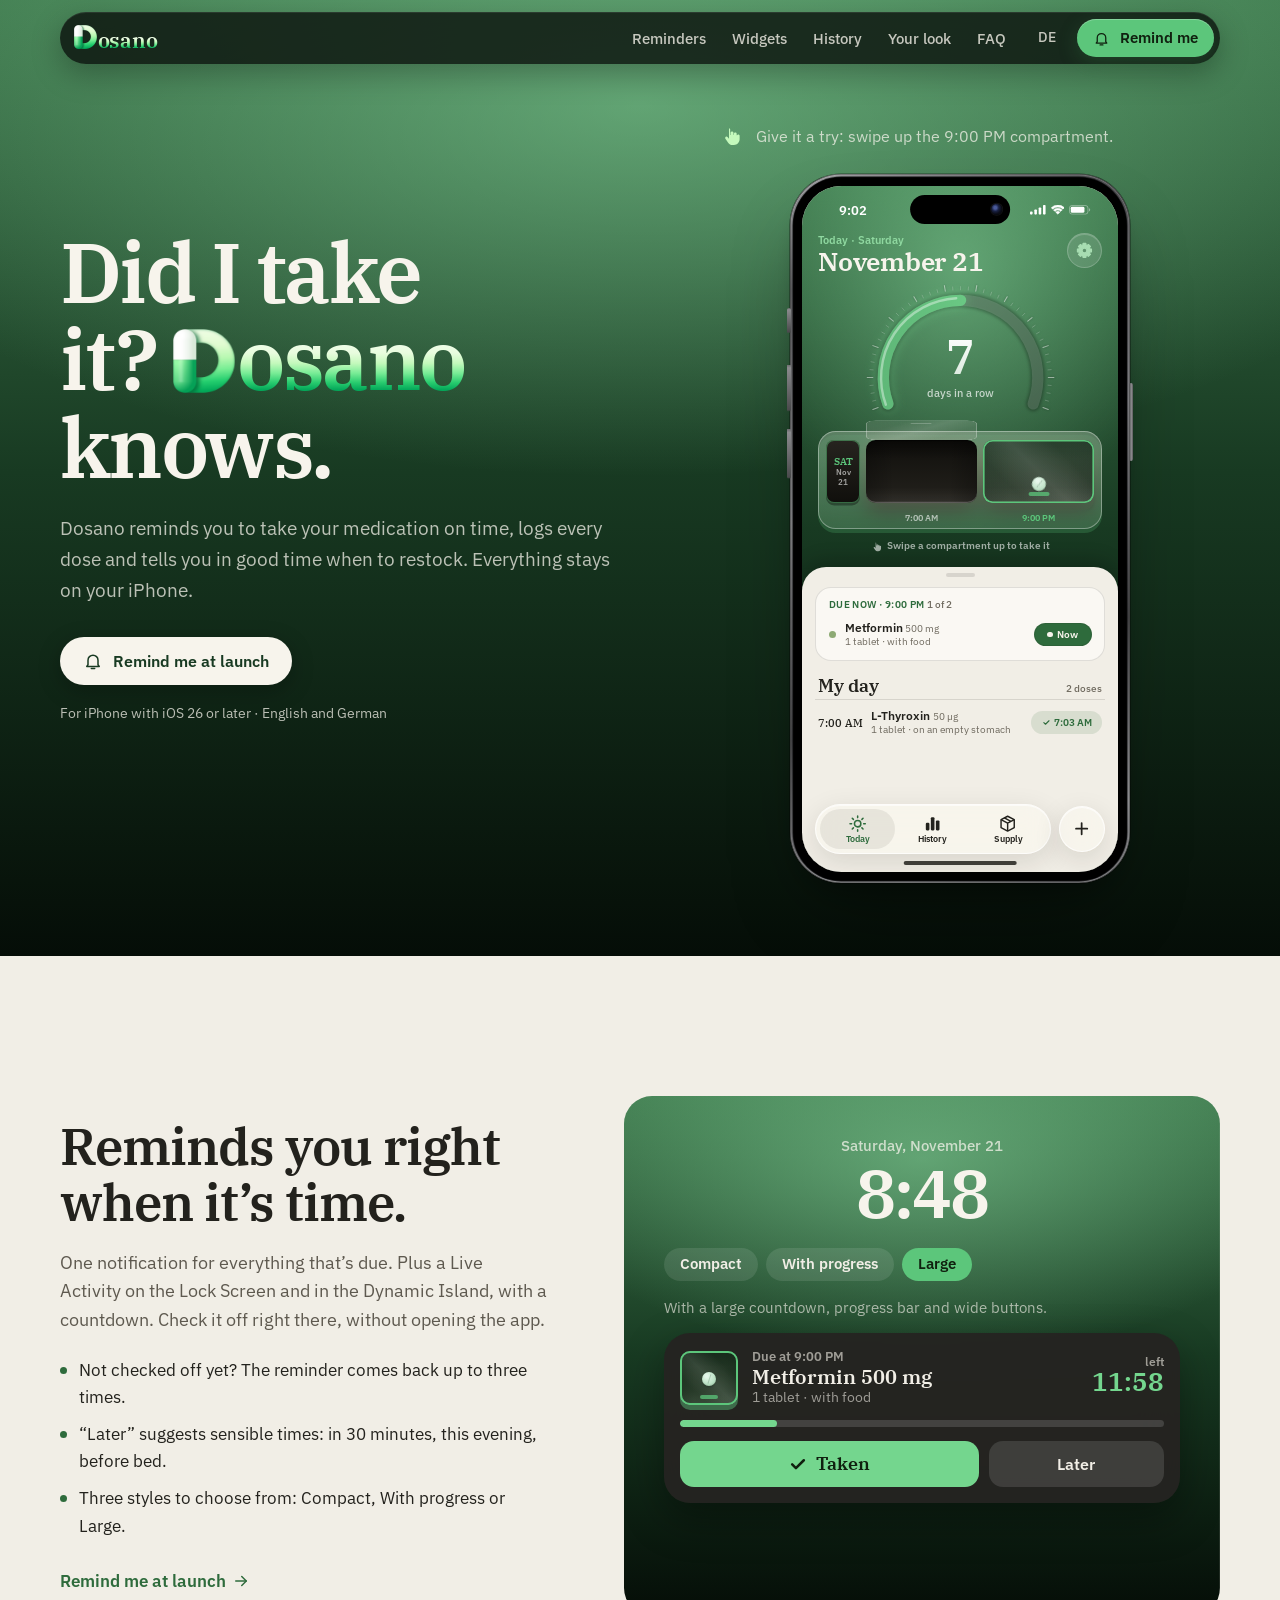
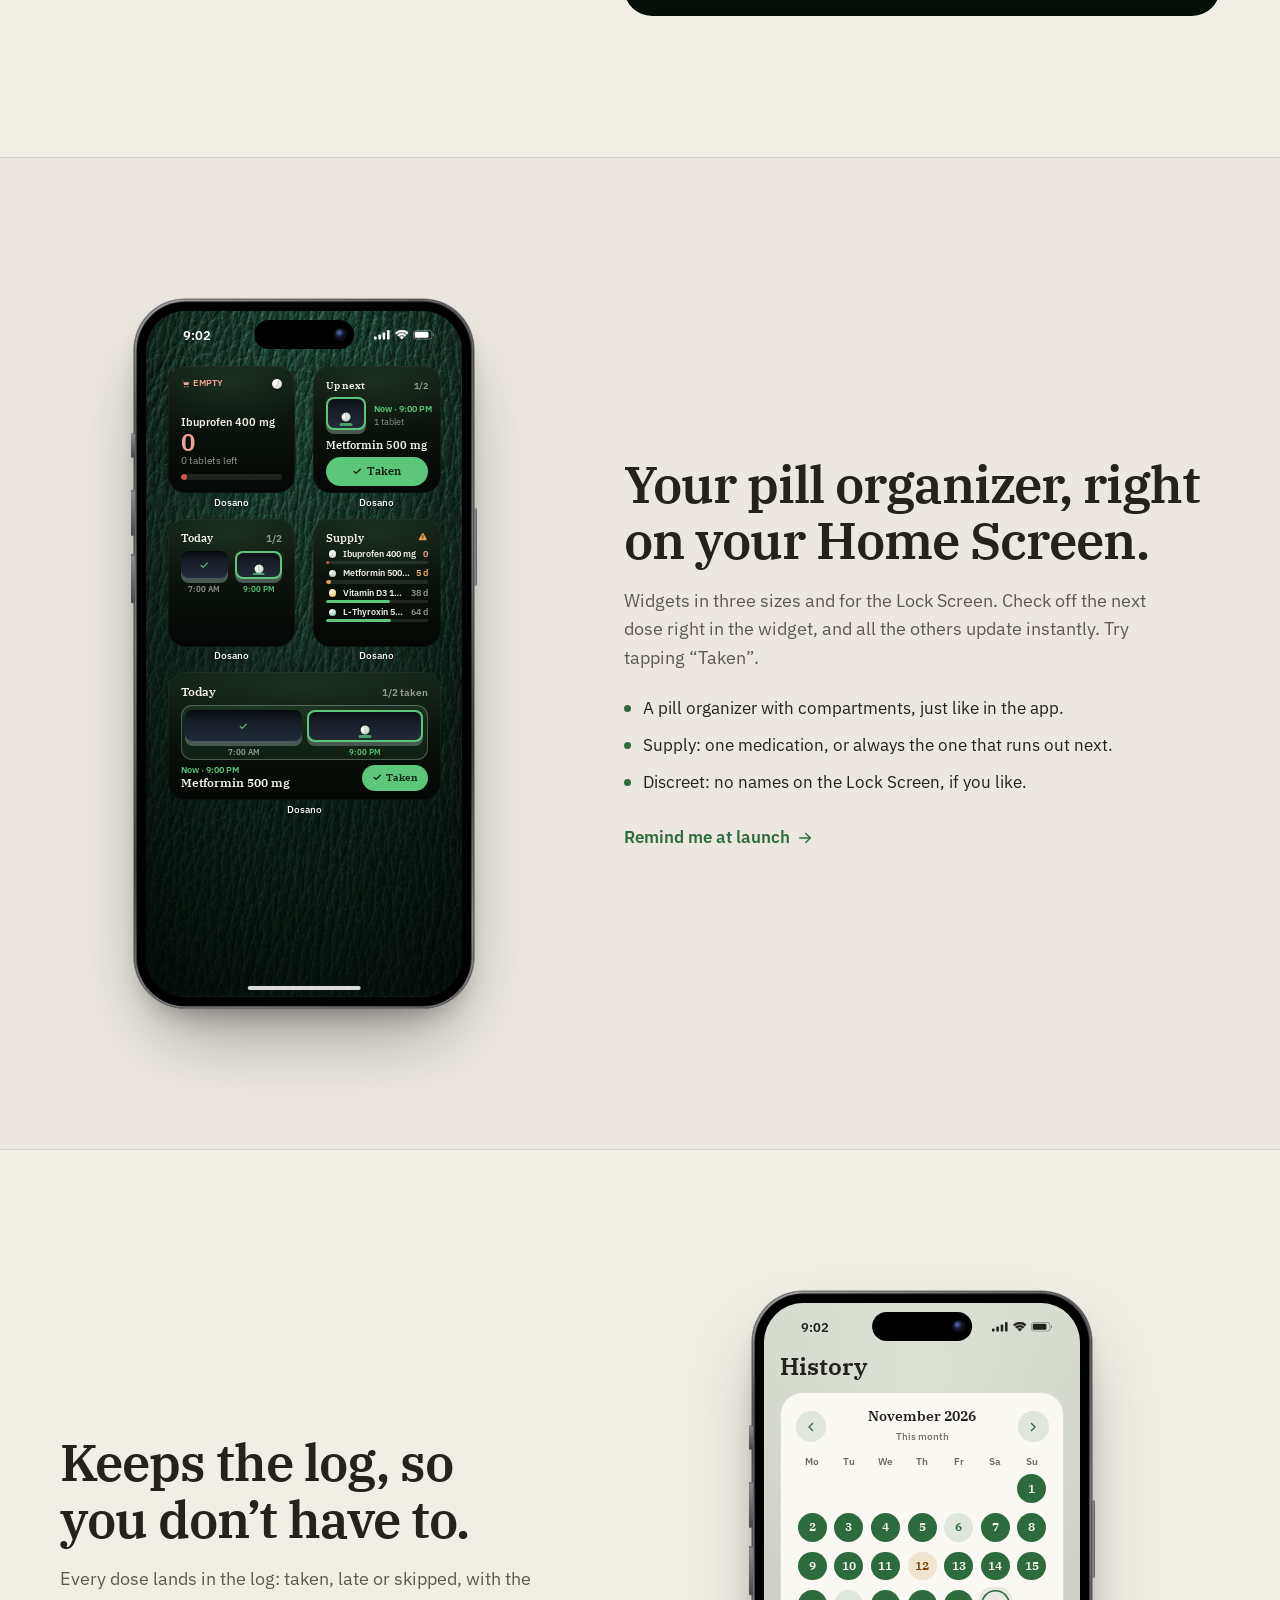
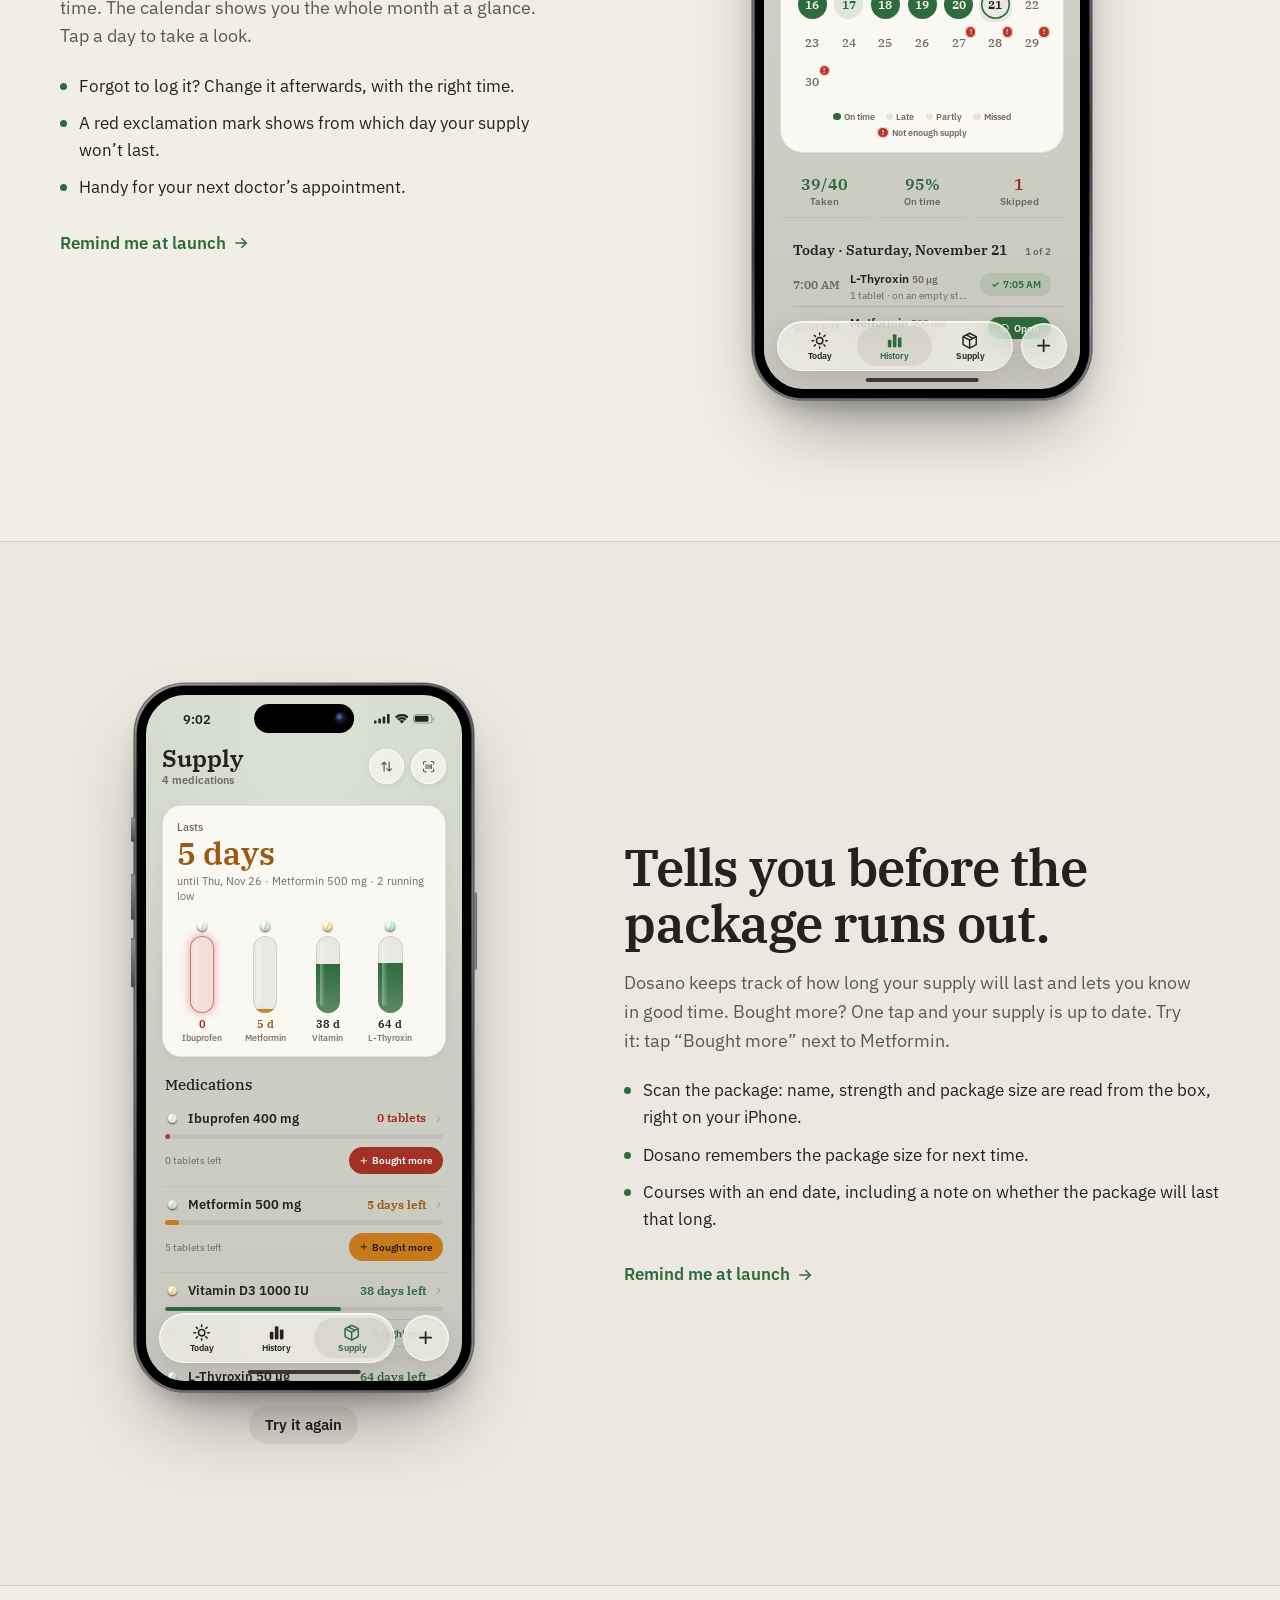
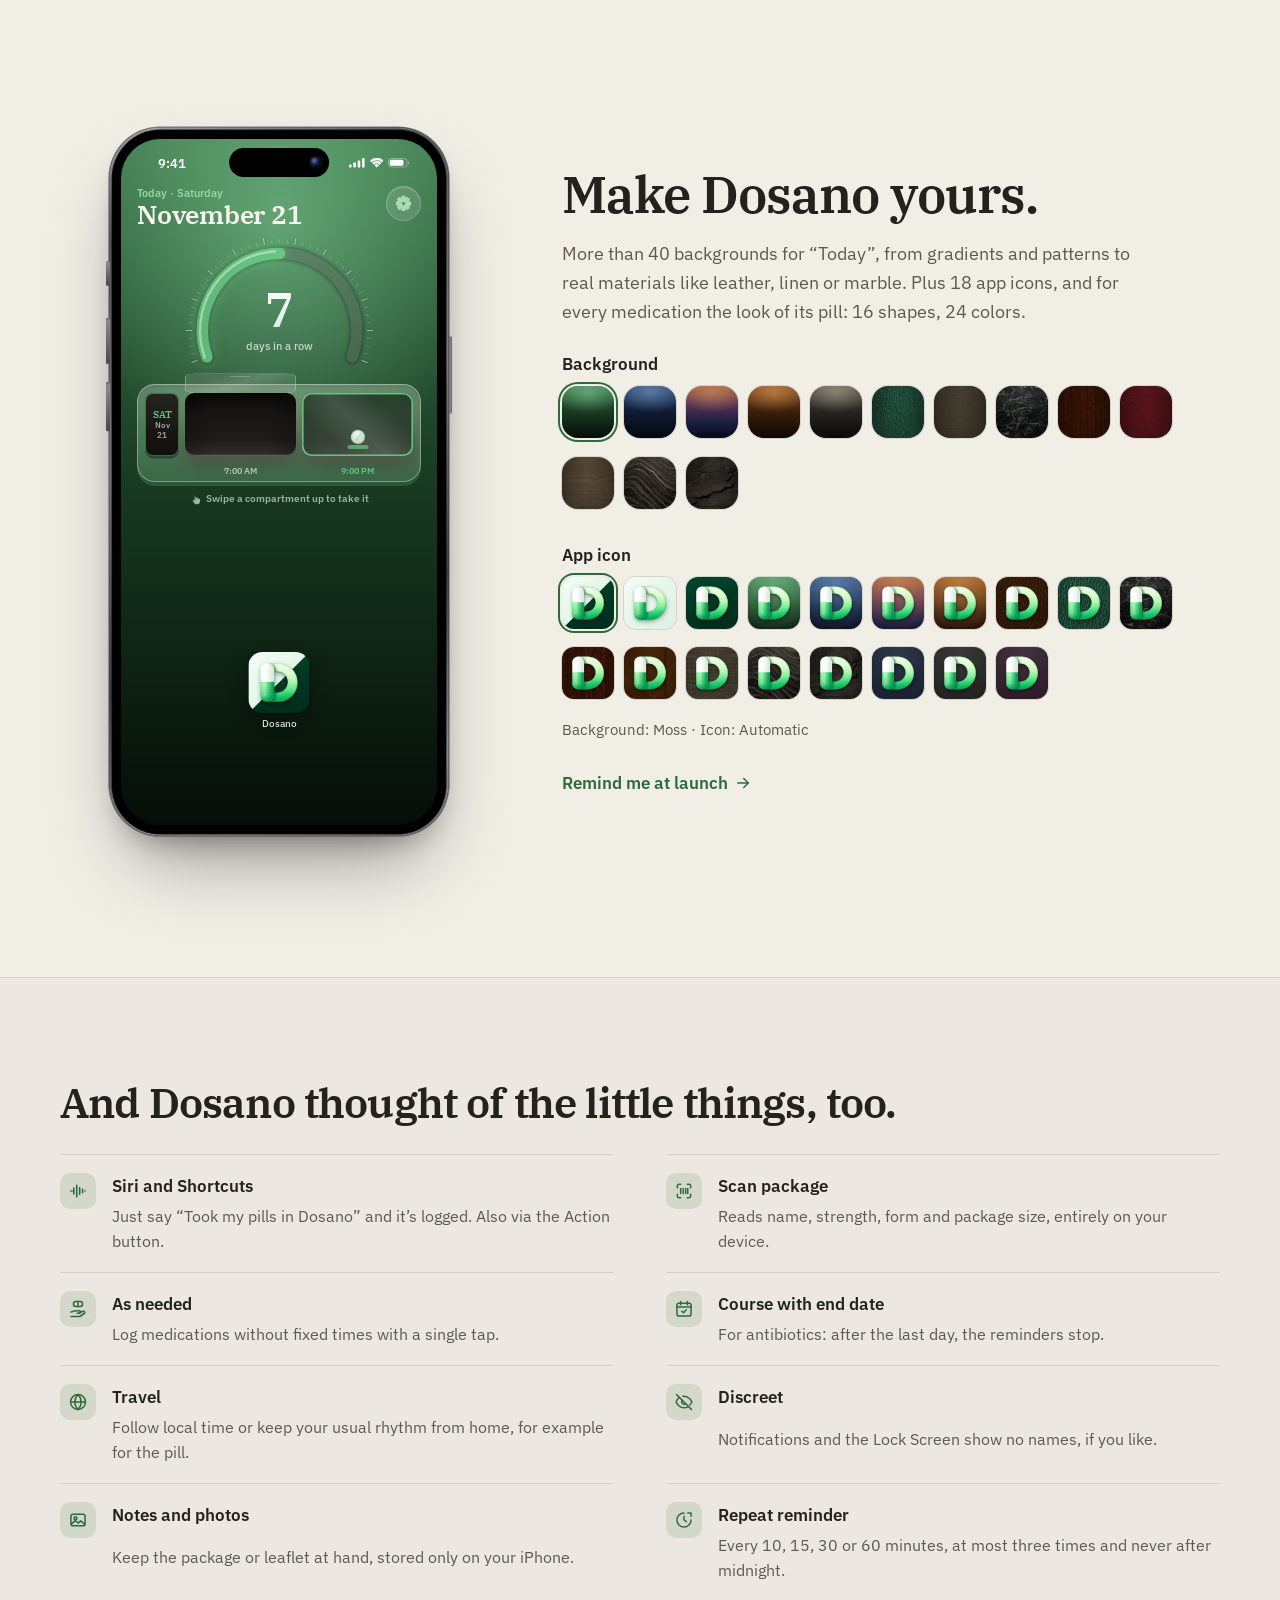
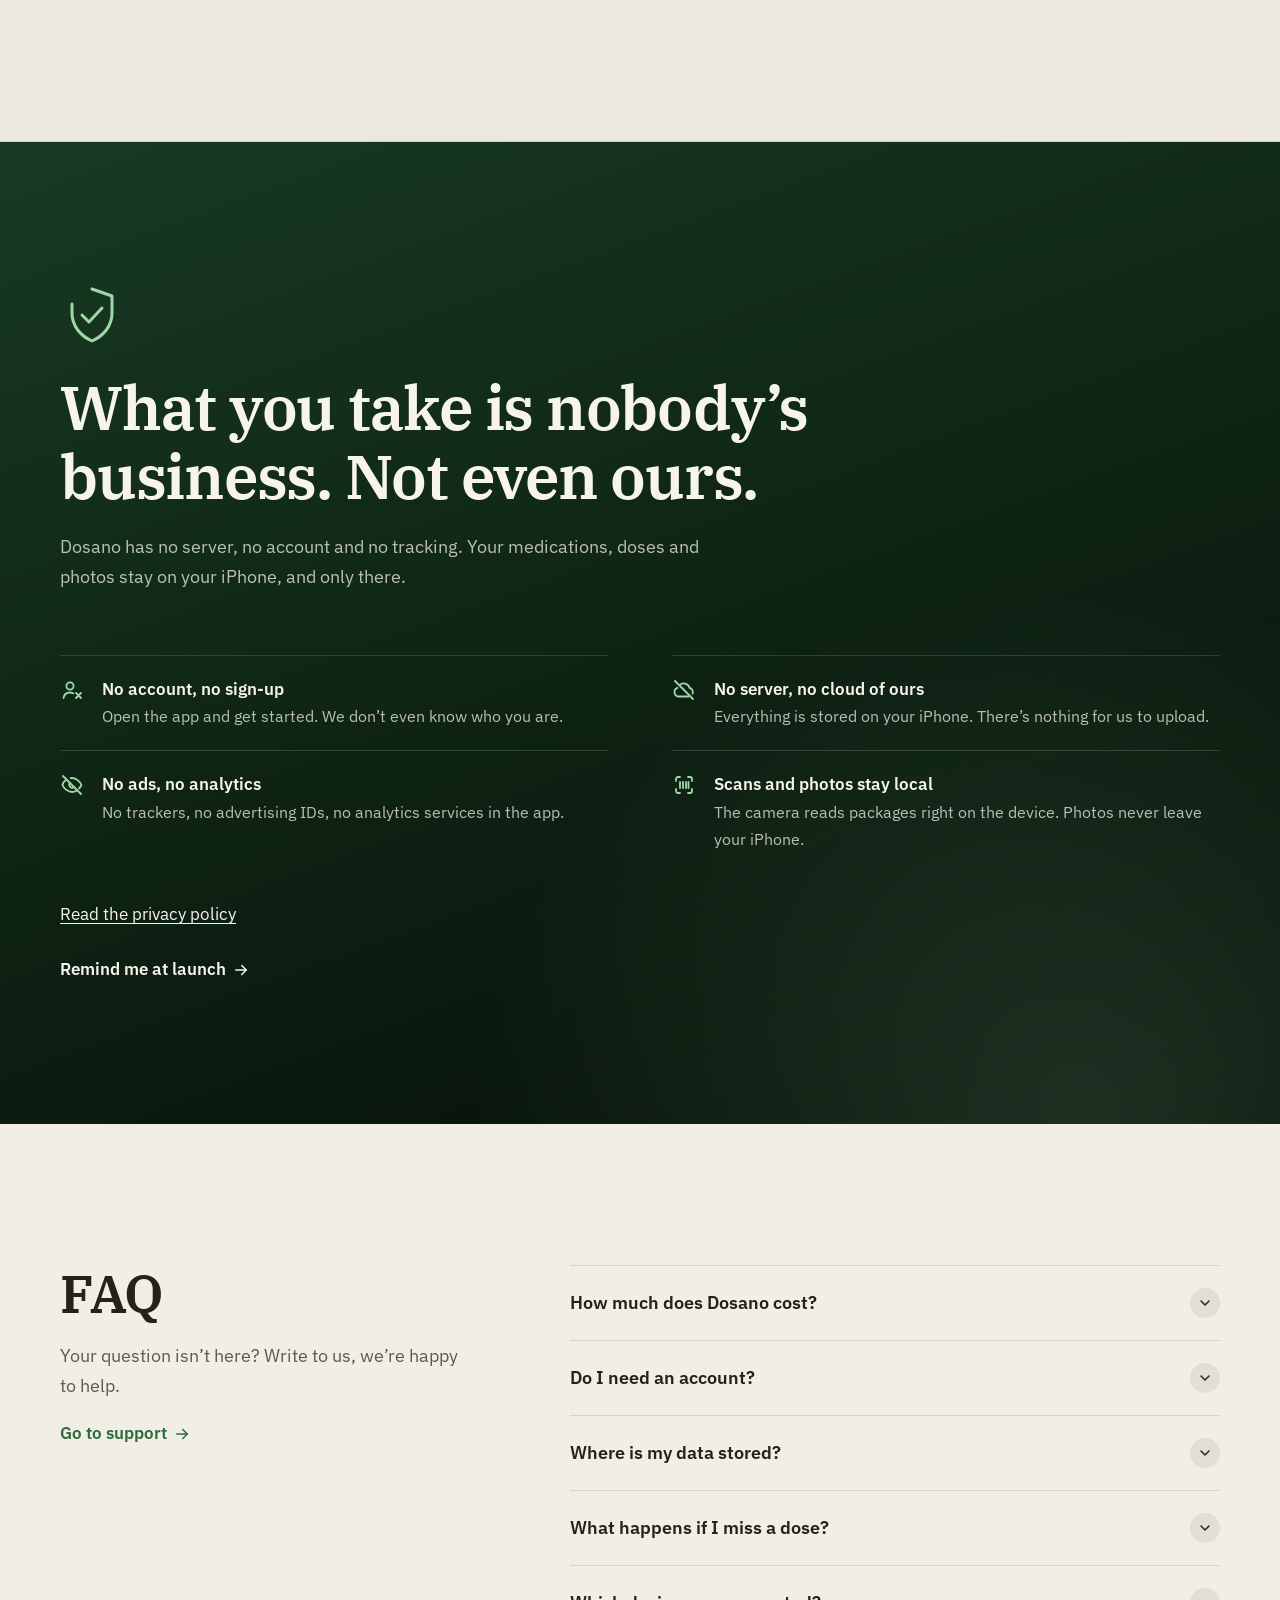
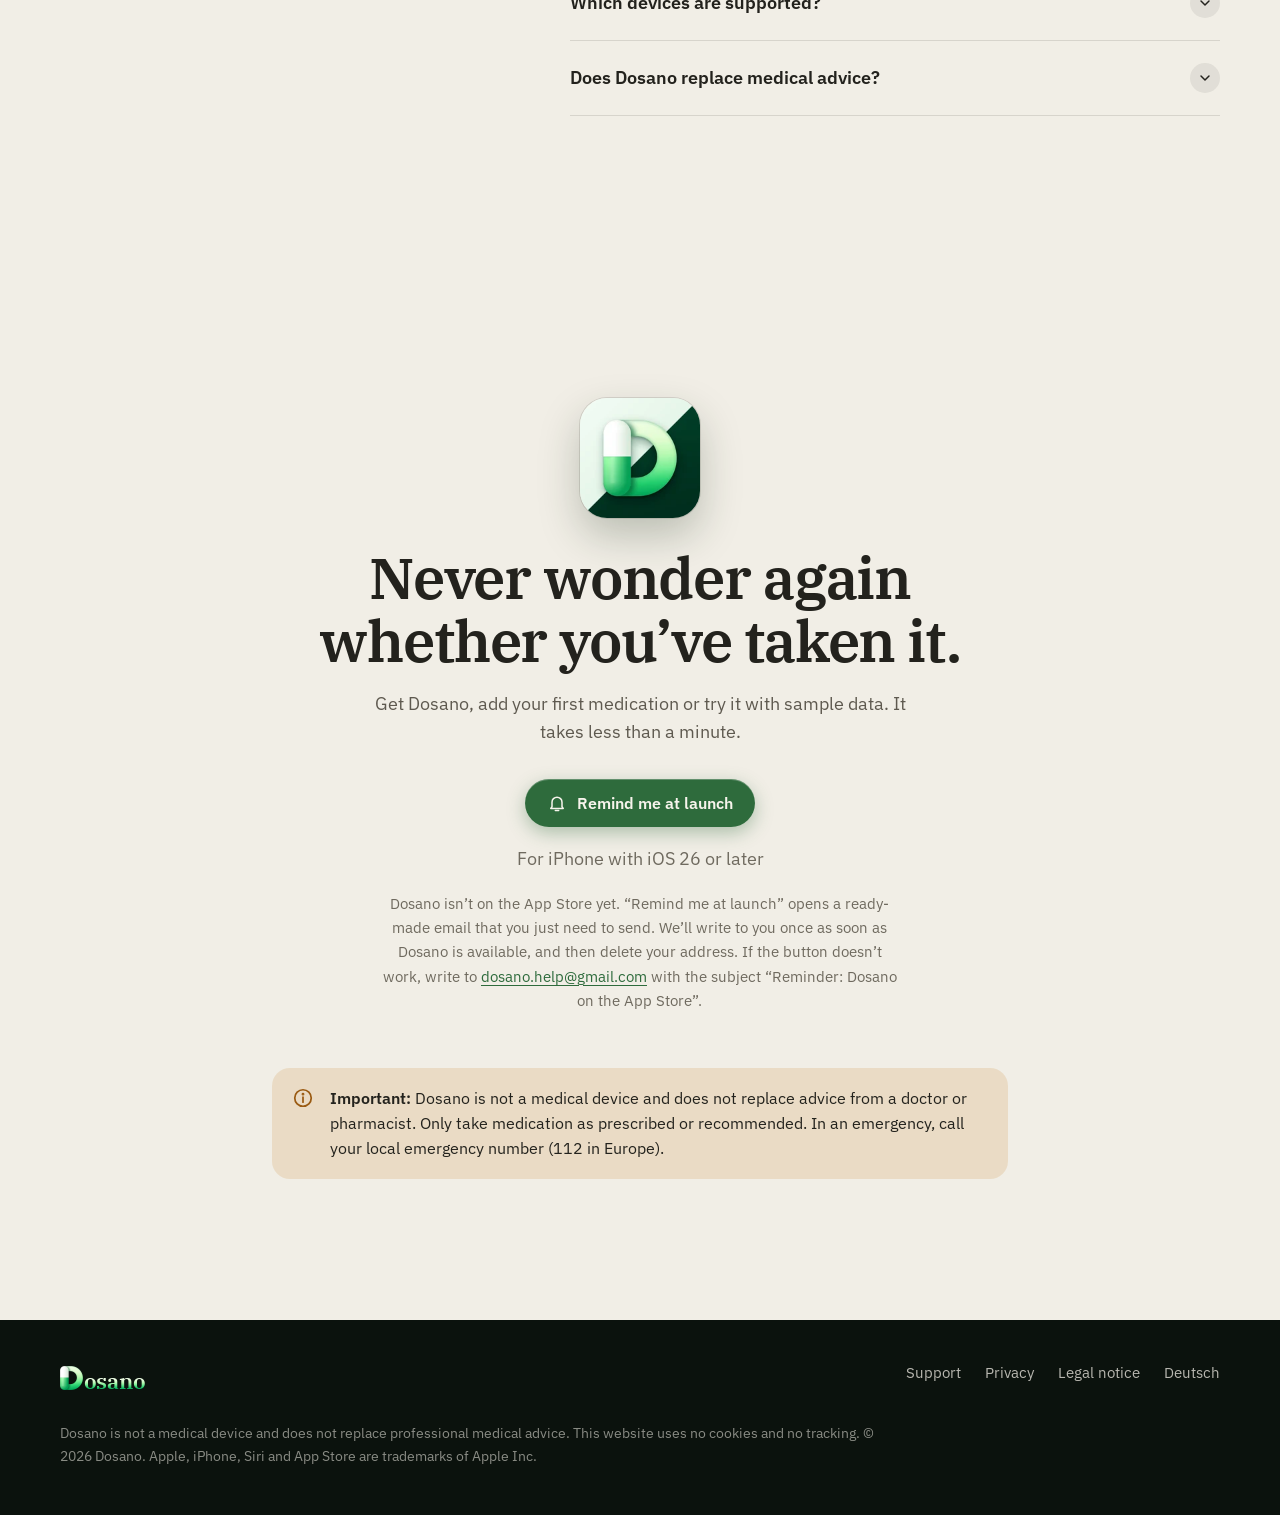
<file: en/index.html>
<!doctype html>
<!-- Erzeugt von tools/build_neu.py aus en/index.src.html. Bitte dort ändern. -->
<html lang="en" class="vor-start">
<head>
<meta charset="utf-8">
<meta name="viewport" content="width=device-width, initial-scale=1, viewport-fit=cover">
<title>Dosano: take your medication on time, keep an eye on your supply</title>
<meta name="description" content="Dosano reminds you to take your medication, logs every dose and tells you in good time when to restock. All data stays on your iPhone.">
<link rel="canonical" href="https://dosano.app/en/">
<link rel="alternate" hreflang="de" href="https://dosano.app/">
<link rel="alternate" hreflang="en" href="https://dosano.app/en/">
<link rel="alternate" hreflang="x-default" href="https://dosano.app/">
<meta name="theme-color" content="#183A22">
<link rel="icon" href="../assets/img/favicon-32.png" sizes="32x32">
<link rel="apple-touch-icon" href="../apple-touch-icon.png">
<link rel="preload" href="../assets/fonts/IBMPlexSerif-SemiBold.woff2" as="font" type="font/woff2" crossorigin>
<link rel="preload" href="../assets/fonts/IBMPlexSans-Regular.woff2" as="font" type="font/woff2" crossorigin>
<link rel="stylesheet" href="../assets/css/site.css?v=a65f5df6">
<link rel="stylesheet" href="../assets/css/neu.css?v=61a92740">
<meta property="og:type" content="website">
<meta property="og:title" content="Dosano: Did I take it? Dosano knows.">
<meta property="og:description" content="Reminds you to take your medication, logs every dose, keeps an eye on your supply. Everything stays on your iPhone.">
<meta property="og:locale" content="en_US">
<!-- Once the app is on the App Store: add the app ID, then Safari shows a banner.
<meta name="apple-itunes-app" content="app-id=0000000000"> -->
<meta property="og:image" content="https://dosano.app/assets/img/og.png">
<meta property="og:url" content="https://dosano.app/en/">
<script>document.documentElement.classList.add('js');setTimeout(function(){var r=document.documentElement;if(!r.classList.contains('js-ok'))r.classList.remove('js')},4000)</script>
<script src="../assets/js/neu.js?v=9a9805ec" defer></script>
</head>
<body>
<a class="skip-link" href="#inhalt">Skip to content</a>

<header class="site-header n-header wrap">
  <nav class="nav" aria-label="Main navigation">
    <a class="brand" href="./" aria-label="Dosano, home"><span class="wordmark"><img class="wm-d" src="../assets/img/logo-96.png" alt="" width="23" height="24"><span class="wm-rest">osano</span></span></a>
    <ul class="nav-links">
      <li><a href="#erinnern">Reminders</a></li>
      <li><a href="#widgets">Widgets</a></li>
      <li><a href="#verlauf">History</a></li>
      <li><a href="#dein-look">Your look</a></li>
      <li><a href="#fragen">FAQ</a></li>
    </ul>
    <span class="lang"><a href="../" hreflang="de" lang="de" aria-label="Deutsche Version">DE</a></span>
    <a class="btn btn-primary btn-small" href="https://apps.apple.com/app/dosano/id0000000000" data-store><svg aria-hidden="true"><use href="../assets/img/icons.svg?v=4f896641#i-store"/></svg>Get</a>
<a class="btn btn-primary btn-small" href="mailto:dosano.help@gmail.com?subject=Reminder%3A%20Dosano%20on%20the%20App%20Store&amp;body=Hi%2C%0A%0Aplease%20send%20me%20a%20short%20email%20as%20soon%20as%20Dosano%20is%20on%20the%20App%20Store.%0AAfter%20that%20you%20can%20delete%20my%20address.%0A%0AThanks" data-prelaunch><svg aria-hidden="true"><use href="../assets/img/icons.svg?v=4f896641#i-bell"/></svg>Remind me</a>
    <span class="scroll-line" aria-hidden="true"></span>
  </nav>
</header>

<main id="inhalt">

<!-- Hero ------------------------------------------------------------------>
<section class="n-hero" aria-labelledby="hero-title">
  <div class="bd" data-bd="moss" aria-hidden="true"></div>
  <div class="wrap hero-grid">
    <div class="hero-copy">
      <h1 id="hero-title" class="enter" style="--i:0">Did I take it? <span class="wordmark" id="heroMark"><img class="wm-d" src="../assets/img/logo-320.png" alt="" width="77" height="80"><span class="wm-rest">osano</span></span> knows.</h1>
      <p class="hero-lead enter" style="--i:2">Dosano reminds you to take your medication on time, logs every dose and tells you in good time when to restock. Everything stays on your iPhone.</p>
      <div class="hero-actions enter" style="--i:3">
        <a class="btn btn-on-moss" href="https://apps.apple.com/app/dosano/id0000000000" data-store><svg aria-hidden="true"><use href="../assets/img/icons.svg?v=4f896641#i-store"/></svg>Download on the App Store</a>
        <a class="btn btn-ghost-moss" data-remind href="mailto:dosano.help@gmail.com?subject=Reminder%3A%20Dosano%20on%20the%20App%20Store&amp;body=Hi%2C%0A%0Aplease%20send%20me%20a%20short%20email%20as%20soon%20as%20Dosano%20is%20on%20the%20App%20Store.%0AAfter%20that%20you%20can%20delete%20my%20address.%0A%0AThanks"><svg aria-hidden="true"><use href="../assets/img/icons.svg?v=4f896641#i-bell"/></svg>Remind me at launch</a>
      </div>
      <p class="hero-note enter" style="--i:4">For iPhone with iOS 26 or later · English and German</p>
    </div>

    <div class="hero-stage" role="group" aria-labelledby="demo-label">
      <div class="try2 enter" style="--i:3" id="tryRow">
        <svg class="hand" aria-hidden="true"><use href="../assets/img/icons.svg?v=4f896641#i-hand-draw"/></svg>
        <span id="demo-label">Give it a try: swipe up the 9:00 PM compartment.</span>
        <button class="btn btn-ghost-moss btn-small demo-reset" type="button" id="demoReset">Again</button>
      </div>
      <div class="phone enter-phone">
        <div class="screen today2" id="demo">
          <div class="bd" data-bd="moss" aria-hidden="true"></div>
          <div class="island" aria-hidden="true"></div>
          <div class="statusbar" aria-hidden="true" style="color:#fff"><span>9:02</span><span class="sb-icons"><svg viewBox="0 0 20 12"><use href="../assets/img/icons.svg?v=4f896641#i-signal"/></svg><svg viewBox="0 0 17 12"><use href="../assets/img/icons.svg?v=4f896641#i-wifi"/></svg><svg viewBox="0 0 27 12"><use href="../assets/img/icons.svg?v=4f896641#i-battery"/></svg></span></div>
          <div class="t2-head" aria-hidden="true">
            <div><div class="t2-kicker">Today · Saturday</div><div class="t2-date">November 21</div></div>
            <span class="t2-gear"><svg><use href="../assets/img/icons.svg?v=4f896641#i-gear-fill"/></svg></span>
          </div>
          <div class="arc2" aria-hidden="true" data-arc="demo" data-shown="0.5">
            <svg viewBox="0 0 240 172">
              <defs>
                <linearGradient id="arcGrad-demo" x1="0" y1="0" x2="1" y2="0"><stop offset="0" stop-color="#5FB878"/><stop offset="1" stop-color="#74D68E"/></linearGradient>
                <radialGradient id="tipGrad-demo"><stop offset="0" stop-color="#fff" stop-opacity="0.9"/><stop offset="1" stop-color="#74D68E" stop-opacity="0"/></radialGradient>
              </defs>
              <g class="ticks"><line x1="17.57" y1="157.28" x2="11.00" y2="159.67" class="l"/><line x1="14.71" y1="148.21" x2="10.85" y2="149.25"/><line x1="12.66" y1="138.93" x2="8.72" y2="139.62"/><line x1="11.41" y1="129.50" x2="7.43" y2="129.85"/><line x1="11.00" y1="120.00" x2="4.00" y2="120.00" class="l"/><line x1="11.41" y1="110.50" x2="7.43" y2="110.15"/><line x1="12.66" y1="101.07" x2="8.72" y2="100.38"/><line x1="14.71" y1="91.79" x2="10.85" y2="90.75"/><line x1="17.57" y1="82.72" x2="11.00" y2="80.33" class="l"/><line x1="21.21" y1="73.93" x2="17.59" y2="72.24"/><line x1="25.60" y1="65.50" x2="22.14" y2="63.50"/><line x1="30.71" y1="57.48" x2="27.44" y2="55.19"/><line x1="36.50" y1="49.94" x2="31.14" y2="45.44" class="l"/><line x1="42.93" y1="42.93" x2="40.10" y2="40.10"/><line x1="49.94" y1="36.50" x2="47.37" y2="33.44"/><line x1="57.48" y1="30.71" x2="55.19" y2="27.44"/><line x1="65.50" y1="25.60" x2="62.00" y2="19.54" class="l"/><line x1="73.93" y1="21.21" x2="72.24" y2="17.59"/><line x1="82.72" y1="17.57" x2="81.35" y2="13.81"/><line x1="91.79" y1="14.71" x2="90.75" y2="10.85"/><line x1="101.07" y1="12.66" x2="99.86" y2="5.76" class="l"/><line x1="110.50" y1="11.41" x2="110.15" y2="7.43"/><line x1="120.00" y1="11.00" x2="120.00" y2="7.00"/><line x1="129.50" y1="11.41" x2="129.85" y2="7.43"/><line x1="138.93" y1="12.66" x2="140.14" y2="5.76" class="l"/><line x1="148.21" y1="14.71" x2="149.25" y2="10.85"/><line x1="157.28" y1="17.57" x2="158.65" y2="13.81"/><line x1="166.07" y1="21.21" x2="167.76" y2="17.59"/><line x1="174.50" y1="25.60" x2="178.00" y2="19.54" class="l"/><line x1="182.52" y1="30.71" x2="184.81" y2="27.44"/><line x1="190.06" y1="36.50" x2="192.63" y2="33.44"/><line x1="197.07" y1="42.93" x2="199.90" y2="40.10"/><line x1="203.50" y1="49.94" x2="208.86" y2="45.44" class="l"/><line x1="209.29" y1="57.48" x2="212.56" y2="55.19"/><line x1="214.40" y1="65.50" x2="217.86" y2="63.50"/><line x1="218.79" y1="73.93" x2="222.41" y2="72.24"/><line x1="222.43" y1="82.72" x2="229.00" y2="80.33" class="l"/><line x1="225.29" y1="91.79" x2="229.15" y2="90.75"/><line x1="227.34" y1="101.07" x2="231.28" y2="100.38"/><line x1="228.59" y1="110.50" x2="232.57" y2="110.15"/><line x1="229.00" y1="120.00" x2="236.00" y2="120.00" class="l"/><line x1="228.59" y1="129.50" x2="232.57" y2="129.85"/><line x1="227.34" y1="138.93" x2="231.28" y2="139.62"/><line x1="225.29" y1="148.21" x2="229.15" y2="149.25"/><line x1="222.43" y1="157.28" x2="229.00" y2="159.67" class="l"/></g>
              <path class="gutter" d="M29.79 152.83 A96 96 0 1 1 210.21 152.83" fill="none" stroke-linecap="round"/>
              <path class="track" d="M29.79 152.83 A96 96 0 1 1 210.21 152.83" fill="none" stroke-linecap="round"/>
              <path class="fill" d="M29.79 152.83 A96 96 0 1 1 210.21 152.83" fill="none" stroke-linecap="round" pathLength="1" stroke-dasharray="1 2" stroke-dashoffset="0.500" style="stroke:url(#arcGrad-demo)"/>
              <path class="sheen" d="M27.16 153.79 A98.8 98.8 0 1 1 212.84 153.79" fill="none" stroke-linecap="round" pathLength="1" stroke-dasharray="1 2" stroke-dashoffset="0.515"/>
              <path class="glow-all" d="M29.79 152.83 A96 96 0 1 1 210.21 152.83" fill="none" stroke-linecap="round"/>
              <path class="sweep" d="M29.79 152.83 A96 96 0 1 1 210.21 152.83" fill="none" stroke-linecap="round" pathLength="1" stroke-dasharray="0 2"/>
              <circle class="tip" r="18" cx="120" cy="24" style="fill:url(#tipGrad-demo)"/>
            </svg>
            <div class="arc2-num">7</div>
            <div class="arc2-label">days in a row</div>
          </div>
          <div class="planner">
            <div class="daytab" aria-hidden="true"><b>SAT</b><small>Nov<br>21</small></div>
            <div class="comp is-done" aria-hidden="true" style="--lid:#8DAA74">
              <span class="comp-box"><span class="well"></span><span class="lid2" style="--open:1"></span></span>
              <span class="comp-time">7:00 AM</span>
            </div>
            <div class="comp is-current" style="--lid:#8DAA74">
              <button class="comp-box" type="button" id="demoComp"><span class="visually-hidden">Take the 9:00 PM compartment: Metformin 500 mg</span><span class="well" aria-hidden="true"></span><i class="p drop" style="left:44%;bottom:12px;--r:20deg;--d:500ms" aria-hidden="true"></i><span class="check" aria-hidden="true"><svg><use href="../assets/img/icons.svg?v=4f896641#i-tick"/></svg></span><span class="lid2" aria-hidden="true"></span></button>
              <span class="comp-time" aria-hidden="true">9:00 PM</span>
            </div>
          </div>
          <div class="t2-hint" aria-hidden="true"><svg><use href="../assets/img/icons.svg?v=4f896641#i-hand-draw"/></svg>Swipe a compartment up to take it</div>
          <div class="sheet2" aria-hidden="true">
            <div class="grabber"></div>
            <div class="due">
              <div class="due-head swap"><span class="before">Due now · 9:00 PM <span class="count">1 of 2</span></span><span class="after">All done for today <span class="count">2 of 2</span></span></div>
              <div class="due-row"><i class="dot" style="background:#8DAA74"></i><div><div class="med">Metformin<small>500 mg</small></div><div class="sub">1 tablet · with food</div></div><span class="swap"><span class="ochip due before"><i></i>Now</span><span class="ochip ok after"><svg aria-hidden="true"><use href="../assets/img/icons.svg?v=4f896641#i-tick"/></svg>9:02 PM</span></span></div>
            </div>
            <div class="day-title"><b>My day</b><span>2 doses</span></div>
            <div class="log-row"><span class="time">7:00 AM</span><div><div class="med">L-Thyroxin<small>50 µg</small></div><div class="sub">1 tablet · on an empty stomach</div></div><span class="ochip ok"><svg aria-hidden="true"><use href="../assets/img/icons.svg?v=4f896641#i-tick"/></svg>7:03 AM</span></div>
          </div>
          <div class="tabbar" aria-hidden="true">
            <div class="tabs"><span class="tab is-active"><svg><use href="../assets/img/icons.svg?v=4f896641#i-sun"/></svg>Today</span><span class="tab"><svg><use href="../assets/img/icons.svg?v=4f896641#i-bars"/></svg>History</span><span class="tab"><svg><use href="../assets/img/icons.svg?v=4f896641#i-box"/></svg>Supply</span></div>
            <span class="tab-plus"><svg><use href="../assets/img/icons.svg?v=4f896641#i-plus"/></svg></span>
          </div>
          <div class="home-ind" aria-hidden="true"></div>
          <div class="fly-layer" aria-hidden="true"></div>
          <svg class="ghost-hand" id="ghostHand" aria-hidden="true"><use href="../assets/img/icons.svg?v=4f896641#i-hand-draw"/></svg>
        </div>
      </div>
      <p class="visually-hidden" role="status" id="demoStatus"></p>
    </div>
  </div>
</section>

<!-- Reminders --------------------------------------------------------->
<section class="n-section" id="erinnern" aria-labelledby="r-title">
  <div class="wrap split">
    <div class="reveal">
      <h2 id="r-title">Reminds you right when it’s time.</h2>
      <p class="lead2">One notification for everything that’s due. Plus a Live Activity on the Lock Screen and in the Dynamic Island, with a countdown. Check it off right there, without opening the app.</p>
      <ul class="ticks2">
        <li>Not checked off yet? The reminder comes back up to three times.</li>
        <li>“Later” suggests sensible times: in 30 minutes, this evening, before bed.</li>
        <li>Three styles to choose from: Compact, With progress or Large.</li>
      </ul>
      <a class="store-link" href="https://apps.apple.com/app/dosano/id0000000000" data-store>Download on the App Store<svg aria-hidden="true"><use href="../assets/img/icons.svg?v=4f896641#i-arrow"/></svg></a>
<a class="store-link" href="mailto:dosano.help@gmail.com?subject=Reminder%3A%20Dosano%20on%20the%20App%20Store&amp;body=Hi%2C%0A%0Aplease%20send%20me%20a%20short%20email%20as%20soon%20as%20Dosano%20is%20on%20the%20App%20Store.%0AAfter%20that%20you%20can%20delete%20my%20address.%0A%0AThanks" data-prelaunch>Remind me at launch<svg aria-hidden="true"><use href="../assets/img/icons.svg?v=4f896641#i-arrow"/></svg></a>
    </div>
    <div class="stage-dark reveal" style="--delay:120ms" id="lockStage">
      <div class="bd" data-bd="moss" aria-hidden="true"></div>
      <div class="lock-time" aria-hidden="true"><small>Saturday, November 21</small><b id="lockClock">8:48</b></div>
      <div class="la-switch" role="group" aria-label="Live Activity style">
        <button type="button" data-v="compact" aria-pressed="false">Compact</button>
        <button type="button" data-v="progress" aria-pressed="false">With progress</button>
        <button type="button" data-v="large" aria-pressed="true">Large</button>
      </div>
      <p class="la-desc" id="laDesc" aria-live="polite">With a large countdown, progress bar and wide buttons.</p>
      <div class="la" id="la" data-variant="large" role="group" aria-label="Example of a Live Activity">
        <div class="la-variant v-compact">
          <div class="la-row">
            <span class="la-icon" aria-hidden="true"><span class="well"></span><i class="p"></i><span class="lid2"></span></span>
            <div class="la-text"><div class="la-name">Metformin 500 mg</div><div class="la-detail"><span data-cd>12:00</span> left · 1 tablet</div></div>
            <div class="la-round"><button type="button" data-act="later" aria-label="Later"><svg><use href="../assets/img/icons.svg?v=4f896641#i-snooze"/></svg></button><button type="button" class="take" data-act="take" aria-label="Taken"><svg><use href="../assets/img/icons.svg?v=4f896641#i-tick"/></svg></button></div>
          </div>
        </div>
        <div class="la-variant v-progress">
          <div class="la-row">
            <span class="la-icon" aria-hidden="true"><span class="well"></span><i class="p"></i><span class="lid2"></span></span>
            <div class="la-text"><div class="la-name">Metformin 500 mg</div><div class="la-detail"><span data-cd>12:00</span> left · 1 tablet</div></div>
            <div class="la-round"><button type="button" data-act="later" aria-label="Later"><svg><use href="../assets/img/icons.svg?v=4f896641#i-snooze"/></svg></button><button type="button" class="take" data-act="take" aria-label="Taken"><svg><use href="../assets/img/icons.svg?v=4f896641#i-tick"/></svg></button></div>
          </div>
          <div class="slotdots" aria-hidden="true"><i class="t"></i><i class="o"></i><span>Today 1 of 2</span></div>
        </div>
        <div class="la-variant v-large">
          <div class="la-row">
            <span class="la-icon" aria-hidden="true" style="width:58px;height:54px"><span class="well"></span><i class="p"></i><span class="lid2"></span></span>
            <div class="la-text"><div class="la-small">Due at 9:00 PM</div><div class="la-name">Metformin 500 mg</div><div class="la-detail">1 tablet · with food</div></div>
            <div class="la-count"><small>left</small><b data-cd>12:00</b></div>
          </div>
          <div class="la-bar" aria-hidden="true"><i id="laBar"></i></div>
          <div class="la-btns"><button type="button" class="take" data-act="take"><svg aria-hidden="true"><use href="../assets/img/icons.svg?v=4f896641#i-tick"/></svg>Taken</button><button type="button" data-act="later">Later</button></div>
        </div>
        <div class="done-msg"><svg aria-hidden="true"><use href="../assets/img/icons.svg?v=4f896641#i-check"/></svg>Done. See you tomorrow morning!</div>
      </div>
      <p class="visually-hidden" role="status" id="laStatus"></p>
    </div>
  </div>
</section>

<!-- Widgets --------------------------------------------------------->
<section class="n-section gallery-band" id="widgets" aria-labelledby="w-title">
  <div class="wrap split flip">
    <div class="reveal">
      <h2 id="w-title">Your pill organizer, right on your Home Screen.</h2>
      <p class="lead2">Widgets in three sizes and for the Lock Screen. Check off the next dose right in the widget, and all the others update instantly. Try tapping “Taken”.</p>
      <ul class="ticks2">
        <li>A pill organizer with compartments, just like in the app.</li>
        <li>Supply: one medication, or always the one that runs out next.</li>
        <li>Discreet: no names on the Lock Screen, if you like.</li>
      </ul>
      <a class="store-link" href="https://apps.apple.com/app/dosano/id0000000000" data-store>Download on the App Store<svg aria-hidden="true"><use href="../assets/img/icons.svg?v=4f896641#i-arrow"/></svg></a>
<a class="store-link" href="mailto:dosano.help@gmail.com?subject=Reminder%3A%20Dosano%20on%20the%20App%20Store&amp;body=Hi%2C%0A%0Aplease%20send%20me%20a%20short%20email%20as%20soon%20as%20Dosano%20is%20on%20the%20App%20Store.%0AAfter%20that%20you%20can%20delete%20my%20address.%0A%0AThanks" data-prelaunch>Remind me at launch<svg aria-hidden="true"><use href="../assets/img/icons.svg?v=4f896641#i-arrow"/></svg></a>
    </div>
    <div class="phone reveal" style="--delay:120ms">
      <div class="screen homescreen" id="home" role="group" aria-label="Example: Dosano widgets on the Home Screen">
        <div class="hs-wall" aria-hidden="true"></div>
        <div class="island" aria-hidden="true"></div>
        <div class="statusbar" aria-hidden="true" style="color:#fff"><span>9:02</span><span class="sb-icons"><svg viewBox="0 0 20 12"><use href="../assets/img/icons.svg?v=4f896641#i-signal"/></svg><svg viewBox="0 0 17 12"><use href="../assets/img/icons.svg?v=4f896641#i-wifi"/></svg><svg viewBox="0 0 27 12"><use href="../assets/img/icons.svg?v=4f896641#i-battery"/></svg></span></div>
        <div class="hs-grid">
          <div class="hs-cell">
            <div class="wg" role="img" aria-label="Supply widget: Ibuprofen 400 mg is empty, 0 tablets left">
              <div class="wg-top"><span class="wg-label red"><svg aria-hidden="true"><use href="../assets/img/icons.svg?v=4f896641#i-cart"/></svg>Empty</span><i class="p white wg-pill"></i></div>
              <div class="wg-fill"></div>
              <div class="wg-name">Ibuprofen 400 mg</div>
              <div class="wg-big red">0</div>
              <div class="wg-sub" style="margin-bottom:calc(var(--u) * 8)">0 tablets left</div>
              <div class="wg-bar h8"><i class="empty" style="--r:0"></i></div>
            </div>
            <span class="hs-label">Dosano</span>
          </div>
          <div class="hs-cell">
            <div class="wg" data-w="next">
              <div class="wg-head"><b data-next-head>Up next</b><span data-count>1/2</span></div>
              <div class="wg-next" data-next-body>
                <div class="wg-nextrow"><span class="sc is-current wg-c50" style="--h:46;--tint:#8DAA74"><span class="sc-wall"></span><span class="sc-well"></span><i class="p"></i><span class="sc-check"><svg><use href="../assets/img/icons.svg?v=4f896641#i-tick"/></svg></span><span class="sc-lid"></span></span><div><div class="wg-when">Now · 9:00 PM</div><div class="wg-sub2">1 tablet</div></div></div>
                <div class="wg-title">Metformin 500 mg</div>
                <div class="wg-fill"></div>
                <button class="wg-btn full" type="button" data-take aria-label="Mark Metformin 500 mg as taken"><svg><use href="../assets/img/icons.svg?v=4f896641#i-tick"/></svg><span>Taken</span></button>
              </div>
              <div class="wg-done" data-next-done hidden>
                <div class="wg-fill"></div>
                <span class="wg-badge"><svg><use href="../assets/img/icons.svg?v=4f896641#i-tick"/></svg></span>
                <div class="wg-donetitle">All done</div>
                <div class="wg-sub">2/2 taken</div>
              </div>
            </div>
            <span class="hs-label">Dosano</span>
          </div>
          <div class="hs-cell">
            <div class="wg" role="img" aria-label="Pill organizer widget: 7:00 AM done, 9:00 PM open" data-w="planner">
              <div class="wg-head small"><b>Today</b><span data-count>1/2</span></div>
              <div class="wg-pgrid">
                <div class="wg-slot"><span class="sc is-open" style="--h:40;--tint:#8DAA74"><span class="sc-wall"></span><span class="sc-well"></span><span class="sc-check"><svg><use href="../assets/img/icons.svg?v=4f896641#i-tick"/></svg></span><span class="sc-lid"></span></span><span class="wg-time">7:00 AM</span></div>
                <div class="wg-slot current" data-evening><span class="sc is-current" style="--h:40;--tint:#8DAA74"><span class="sc-wall"></span><span class="sc-well"></span><i class="p"></i><span class="sc-check"><svg><use href="../assets/img/icons.svg?v=4f896641#i-tick"/></svg></span><span class="sc-lid"></span></span><span class="wg-time">9:00 PM</span></div>
              </div>
            </div>
            <span class="hs-label">Dosano</span>
          </div>
          <div class="hs-cell">
            <div class="wg" role="img" aria-label="Supply overview widget: Ibuprofen empty, Metformin 5 days left, Vitamin D3 38 days left, L-Thyroxin 64 days left">
              <div class="wg-head small"><b>Supply</b><svg class="wg-warn" aria-hidden="true"><use href="../assets/img/icons.svg?v=4f896641#i-warn"/></svg></div>
              <div class="wg-list">
                <div><i class="p white"></i><span>Ibuprofen 400 mg</span><b class="red">0</b><span class="wg-bar h4"><i class="empty" style="--r:0"></i></span></div>
                <div><i class="p"></i><span>Metformin 500 mg</span><b class="orange">5 d</b><span class="wg-bar h4"><i class="low" style="--r:0.05"></i></span></div>
                <div><i class="p yellow"></i><span>Vitamin D3 1000 IU</span><b>38 d</b><span class="wg-bar h4"><i style="--r:0.63"></i></span></div>
                <div><i class="p teal"></i><span>L-Thyroxin 50 µg</span><b>64 d</b><span class="wg-bar h4"><i style="--r:0.64"></i></span></div>
              </div>
            </div>
            <span class="hs-label">Dosano</span>
          </div>
          <div class="hs-cell wide">
            <div class="wg wide" data-w="medium">
              <div class="wg-head"><b class="b15">Today</b><span class="semi" data-count-long>1/2 taken</span></div>
              <div class="sstrip" aria-hidden="true">
                <div class="wg-slot"><span class="sc is-open" style="--h:44;--tint:#8DAA74"><span class="sc-wall"></span><span class="sc-well"></span><span class="sc-check"><svg><use href="../assets/img/icons.svg?v=4f896641#i-tick"/></svg></span><span class="sc-lid"></span></span><span class="wg-time">7:00 AM</span></div>
                <div class="wg-slot current" data-evening><span class="sc is-current" style="--h:44;--tint:#8DAA74"><span class="sc-wall"></span><span class="sc-well"></span><i class="p"></i><span class="sc-check"><svg><use href="../assets/img/icons.svg?v=4f896641#i-tick"/></svg></span><span class="sc-lid"></span></span><span class="wg-time">9:00 PM</span></div>
              </div>
              <div class="wg-fill"></div>
              <div class="wg-medrow" data-next-body>
                <div class="wg-medtext"><div class="wg-when small">Now · 9:00 PM</div><div class="wg-title b15">Metformin 500 mg</div></div>
                <button class="wg-btn" type="button" data-take aria-label="Mark Metformin 500 mg as taken"><svg><use href="../assets/img/icons.svg?v=4f896641#i-tick"/></svg><span>Taken</span></button>
              </div>
              <div class="wg-allempty" data-next-done hidden><svg aria-hidden="true"><use href="../assets/img/icons.svg?v=4f896641#i-check"/></svg>All compartments are empty. See you tomorrow!</div>
            </div>
            <span class="hs-label">Dosano</span>
          </div>
        </div>
        <div class="home-ind light" aria-hidden="true"></div>
        <p class="visually-hidden" role="status" id="wStatus"></p>
      </div>
    </div>
  </div>
</section>

<!-- History ----------------------------------------------------------->
<section class="n-section" id="verlauf" aria-labelledby="v-title">
  <div class="wrap split">
    <div class="reveal">
      <h2 id="v-title">Keeps the log, so you don’t have to.</h2>
      <p class="lead2">Every dose lands in the log: taken, late or skipped, with the time. The calendar shows you the whole month at a glance. Tap a day to take a look.</p>
      <ul class="ticks2">
        <li>Forgot to log it? Change it afterwards, with the right time.</li>
        <li>A red exclamation mark shows from which day your supply won’t last.</li>
        <li>Handy for your next doctor’s appointment.</li>
      </ul>
      <a class="store-link" href="https://apps.apple.com/app/dosano/id0000000000" data-store>Download on the App Store<svg aria-hidden="true"><use href="../assets/img/icons.svg?v=4f896641#i-arrow"/></svg></a>
<a class="store-link" href="mailto:dosano.help@gmail.com?subject=Reminder%3A%20Dosano%20on%20the%20App%20Store&amp;body=Hi%2C%0A%0Aplease%20send%20me%20a%20short%20email%20as%20soon%20as%20Dosano%20is%20on%20the%20App%20Store.%0AAfter%20that%20you%20can%20delete%20my%20address.%0A%0AThanks" data-prelaunch>Remind me at launch<svg aria-hidden="true"><use href="../assets/img/icons.svg?v=4f896641#i-arrow"/></svg></a>
    </div>
    <div class="phone reveal" style="--delay:120ms">
      <div class="screen hist" id="cal">
        <div class="island" aria-hidden="true"></div>
        <div class="statusbar" aria-hidden="true"><span>9:02</span><span class="sb-icons"><svg viewBox="0 0 20 12"><use href="../assets/img/icons.svg?v=4f896641#i-signal"/></svg><svg viewBox="0 0 17 12"><use href="../assets/img/icons.svg?v=4f896641#i-wifi"/></svg><svg viewBox="0 0 27 12"><use href="../assets/img/icons.svg?v=4f896641#i-battery"/></svg></span></div>
        <div class="faint" aria-hidden="true"></div>
        <div class="h-top" aria-hidden="true"><div class="h-title">History</div></div>
        <div class="h-card">
          <div class="h-head" aria-hidden="true"><span class="h-nav"><svg><use href="../assets/img/icons.svg?v=4f896641#i-chev-left"/></svg></span><div><b>November 2026</b><small>This month</small></div><span class="h-nav"><svg><use href="../assets/img/icons.svg?v=4f896641#i-chev-right"/></svg></span></div>
          <div class="h-grid" id="calGrid" role="group" aria-label="Calendar November 2026">
            <span class="wd" aria-hidden="true">Mo</span><span class="wd" aria-hidden="true">Tu</span><span class="wd" aria-hidden="true">We</span><span class="wd" aria-hidden="true">Th</span><span class="wd" aria-hidden="true">Fr</span><span class="wd" aria-hidden="true">Sa</span><span class="wd" aria-hidden="true">Su</span>
          </div>
          <div class="h-legend" aria-hidden="true"><div><span><i style="background:var(--accent)"></i>On time</span><span><i style="background:var(--accent-soft)"></i>Late</span><span><i style="background:var(--amber-soft)"></i>Partly</span><span><i style="background:var(--red-soft)"></i>Missed</span></div><div><span><i class="short-mark"></i>Not enough supply</span></div></div>
        </div>
        <div class="h-stats" id="stats"><div><b class="g" data-to="39" data-suffix="/40">0/40</b><span>Taken</span></div><div><b class="g" data-to="95" data-suffix="%">0%</b><span>On time</span></div><div><b class="r" data-to="1" data-suffix="">0</b><span>Skipped</span></div></div>
        <div class="h-day" id="dayLog" aria-live="polite"></div>
        <div class="tabbar" aria-hidden="true">
          <div class="tabs"><span class="tab"><svg><use href="../assets/img/icons.svg?v=4f896641#i-sun"/></svg>Today</span><span class="tab is-active"><svg><use href="../assets/img/icons.svg?v=4f896641#i-bars"/></svg>History</span><span class="tab"><svg><use href="../assets/img/icons.svg?v=4f896641#i-box"/></svg>Supply</span></div>
          <span class="tab-plus"><svg><use href="../assets/img/icons.svg?v=4f896641#i-plus"/></svg></span>
        </div>
        <div class="home-ind" aria-hidden="true"></div>
      </div>
    </div>
  </div>
</section>

<!-- Supply ----------------------------------------------------------->
<section class="n-section gallery-band" id="bestand" aria-labelledby="b-title">
  <div class="wrap split flip">
    <div class="reveal">
      <h2 id="b-title">Tells you before the package runs out.</h2>
      <p class="lead2">Dosano keeps track of how long your supply will last and lets you know in good time. Bought more? One tap and your supply is up to date. Try it: tap “Bought more” next to Metformin.</p>
      <ul class="ticks2">
        <li>Scan the package: name, strength and package size are read from the box, right on your iPhone.</li>
        <li>Dosano remembers the package size for next time.</li>
        <li>Courses with an end date, including a note on whether the package will last that long.</li>
      </ul>
      <a class="store-link" href="https://apps.apple.com/app/dosano/id0000000000" data-store>Download on the App Store<svg aria-hidden="true"><use href="../assets/img/icons.svg?v=4f896641#i-arrow"/></svg></a>
<a class="store-link" href="mailto:dosano.help@gmail.com?subject=Reminder%3A%20Dosano%20on%20the%20App%20Store&amp;body=Hi%2C%0A%0Aplease%20send%20me%20a%20short%20email%20as%20soon%20as%20Dosano%20is%20on%20the%20App%20Store.%0AAfter%20that%20you%20can%20delete%20my%20address.%0A%0AThanks" data-prelaunch>Remind me at launch<svg aria-hidden="true"><use href="../assets/img/icons.svg?v=4f896641#i-arrow"/></svg></a>
    </div>
    <div class="phone-wrap reveal" style="--delay:120ms">
      <div class="phone">
        <div class="screen stockscr" id="stock">
          <div class="faint" aria-hidden="true"></div>
          <div class="island" aria-hidden="true"></div>
          <div class="statusbar" aria-hidden="true"><span>9:02</span><span class="sb-icons"><svg viewBox="0 0 20 12"><use href="../assets/img/icons.svg?v=4f896641#i-signal"/></svg><svg viewBox="0 0 17 12"><use href="../assets/img/icons.svg?v=4f896641#i-wifi"/></svg><svg viewBox="0 0 27 12"><use href="../assets/img/icons.svg?v=4f896641#i-battery"/></svg></span></div>
          <div class="st-head" aria-hidden="true">
            <div><div class="st-title">Supply</div><div class="st-count" id="stCount">4 medications</div></div>
            <div class="st-btns"><span class="gbtn"><svg><use href="../assets/img/icons.svg?v=4f896641#i-sort"/></svg></span><span class="gbtn"><svg><use href="../assets/img/icons.svg?v=4f896641#i-scan"/></svg></span></div>
          </div>
          <div class="st-card">
            <div class="st-sum" id="stSum"></div>
            <div class="vials" id="vials" aria-hidden="true"></div>
          </div>
          <div class="st-listtitle" aria-hidden="true">Medications</div>
          <div class="st-list" id="stList"></div>
          <div class="tabbar" aria-hidden="true">
          <div class="tabs"><span class="tab"><svg><use href="../assets/img/icons.svg?v=4f896641#i-sun"/></svg>Today</span><span class="tab"><svg><use href="../assets/img/icons.svg?v=4f896641#i-bars"/></svg>History</span><span class="tab is-active"><svg><use href="../assets/img/icons.svg?v=4f896641#i-box"/></svg>Supply</span></div>
          <span class="tab-plus"><svg><use href="../assets/img/icons.svg?v=4f896641#i-plus"/></svg></span>
        </div>
        <div class="home-ind" aria-hidden="true"></div>
          <div class="sheet-dim" id="sheetDim" aria-hidden="true"></div>
          <div class="rsheet" id="rsheet" role="dialog" aria-modal="true" aria-labelledby="rsTitle" hidden>
            <div class="rs-nav"><button type="button" class="gbtn" id="rsClose" aria-label="Cancel"><svg><use href="../assets/img/icons.svg?v=4f896641#i-xmark"/></svg></button><b id="rsTitle">Bought a package</b><span></span></div>
            <div class="rs-body">
              <div class="rs-card rs-headcard"><span class="rs-badge" aria-hidden="true"><svg><use href="../assets/img/icons.svg?v=4f896641#i-pills"/></svg></span><div><div class="rs-name" id="rsName"></div><div class="rs-now" id="rsNow"></div></div></div>
              <div class="rs-card"><div class="rs-ctitle">How many were added?</div>
                <div class="rs-amount"><span class="rs-input" id="rsAmount" aria-live="polite">100</span><span class="rs-unit">tablets</span></div>
                <div class="rs-chips" id="rsChips" role="group" aria-label="Choose an amount"></div>
              </div>
              <div class="rs-card"><div class="rs-ctitle">After</div>
                <div class="rs-after"><b id="rsAfter"></b><span id="rsDays"></span></div>
                <div class="wg-bar h8 paper"><i id="rsBar"></i></div>
              </div>
            </div>
            <div class="rs-bottom"><button type="button" class="rs-go" id="rsGo"><svg aria-hidden="true"><use href="../assets/img/icons.svg?v=4f896641#i-box-fill"/></svg><span id="rsGoText">Add 100 tablets</span></button></div>
          </div>
        </div>
      </div>
      <div class="phone-after"><button class="btn btn-small btn-quiet2" type="button" id="stockReset" hidden>Try it again</button></div>
      <p class="visually-hidden" role="status" id="refillStatus"></p>
    </div>
  </div>
</section>

<!-- Your look --------------------------------------------------->
<section class="n-section" id="dein-look" aria-labelledby="c-title">
  <div class="wrap custom">
    <div class="phone reveal" aria-hidden="true">
      <div class="screen today2 custom-screen" id="customScreen" style="background:#050D07">
        <div class="bd" data-bd="moss"></div>
        <div class="island"></div>
        <div class="statusbar" style="color:#fff"><span>9:41</span><span class="sb-icons"><svg viewBox="0 0 20 12"><use href="../assets/img/icons.svg?v=4f896641#i-signal"/></svg><svg viewBox="0 0 17 12"><use href="../assets/img/icons.svg?v=4f896641#i-wifi"/></svg><svg viewBox="0 0 27 12"><use href="../assets/img/icons.svg?v=4f896641#i-battery"/></svg></span></div>
        <div class="t2-head" aria-hidden="true">
            <div><div class="t2-kicker">Today · Saturday</div><div class="t2-date">November 21</div></div>
            <span class="t2-gear"><svg><use href="../assets/img/icons.svg?v=4f896641#i-gear-fill"/></svg></span>
          </div>
          <div class="arc2" aria-hidden="true" data-arc="custom" data-shown="0.5">
            <svg viewBox="0 0 240 172">
              <defs>
                <linearGradient id="arcGrad-custom" x1="0" y1="0" x2="1" y2="0"><stop offset="0" stop-color="#5FB878"/><stop offset="1" stop-color="#74D68E"/></linearGradient>
                <radialGradient id="tipGrad-custom"><stop offset="0" stop-color="#fff" stop-opacity="0.9"/><stop offset="1" stop-color="#74D68E" stop-opacity="0"/></radialGradient>
              </defs>
              <g class="ticks"><line x1="17.57" y1="157.28" x2="11.00" y2="159.67" class="l"/><line x1="14.71" y1="148.21" x2="10.85" y2="149.25"/><line x1="12.66" y1="138.93" x2="8.72" y2="139.62"/><line x1="11.41" y1="129.50" x2="7.43" y2="129.85"/><line x1="11.00" y1="120.00" x2="4.00" y2="120.00" class="l"/><line x1="11.41" y1="110.50" x2="7.43" y2="110.15"/><line x1="12.66" y1="101.07" x2="8.72" y2="100.38"/><line x1="14.71" y1="91.79" x2="10.85" y2="90.75"/><line x1="17.57" y1="82.72" x2="11.00" y2="80.33" class="l"/><line x1="21.21" y1="73.93" x2="17.59" y2="72.24"/><line x1="25.60" y1="65.50" x2="22.14" y2="63.50"/><line x1="30.71" y1="57.48" x2="27.44" y2="55.19"/><line x1="36.50" y1="49.94" x2="31.14" y2="45.44" class="l"/><line x1="42.93" y1="42.93" x2="40.10" y2="40.10"/><line x1="49.94" y1="36.50" x2="47.37" y2="33.44"/><line x1="57.48" y1="30.71" x2="55.19" y2="27.44"/><line x1="65.50" y1="25.60" x2="62.00" y2="19.54" class="l"/><line x1="73.93" y1="21.21" x2="72.24" y2="17.59"/><line x1="82.72" y1="17.57" x2="81.35" y2="13.81"/><line x1="91.79" y1="14.71" x2="90.75" y2="10.85"/><line x1="101.07" y1="12.66" x2="99.86" y2="5.76" class="l"/><line x1="110.50" y1="11.41" x2="110.15" y2="7.43"/><line x1="120.00" y1="11.00" x2="120.00" y2="7.00"/><line x1="129.50" y1="11.41" x2="129.85" y2="7.43"/><line x1="138.93" y1="12.66" x2="140.14" y2="5.76" class="l"/><line x1="148.21" y1="14.71" x2="149.25" y2="10.85"/><line x1="157.28" y1="17.57" x2="158.65" y2="13.81"/><line x1="166.07" y1="21.21" x2="167.76" y2="17.59"/><line x1="174.50" y1="25.60" x2="178.00" y2="19.54" class="l"/><line x1="182.52" y1="30.71" x2="184.81" y2="27.44"/><line x1="190.06" y1="36.50" x2="192.63" y2="33.44"/><line x1="197.07" y1="42.93" x2="199.90" y2="40.10"/><line x1="203.50" y1="49.94" x2="208.86" y2="45.44" class="l"/><line x1="209.29" y1="57.48" x2="212.56" y2="55.19"/><line x1="214.40" y1="65.50" x2="217.86" y2="63.50"/><line x1="218.79" y1="73.93" x2="222.41" y2="72.24"/><line x1="222.43" y1="82.72" x2="229.00" y2="80.33" class="l"/><line x1="225.29" y1="91.79" x2="229.15" y2="90.75"/><line x1="227.34" y1="101.07" x2="231.28" y2="100.38"/><line x1="228.59" y1="110.50" x2="232.57" y2="110.15"/><line x1="229.00" y1="120.00" x2="236.00" y2="120.00" class="l"/><line x1="228.59" y1="129.50" x2="232.57" y2="129.85"/><line x1="227.34" y1="138.93" x2="231.28" y2="139.62"/><line x1="225.29" y1="148.21" x2="229.15" y2="149.25"/><line x1="222.43" y1="157.28" x2="229.00" y2="159.67" class="l"/></g>
              <path class="gutter" d="M29.79 152.83 A96 96 0 1 1 210.21 152.83" fill="none" stroke-linecap="round"/>
              <path class="track" d="M29.79 152.83 A96 96 0 1 1 210.21 152.83" fill="none" stroke-linecap="round"/>
              <path class="fill" d="M29.79 152.83 A96 96 0 1 1 210.21 152.83" fill="none" stroke-linecap="round" pathLength="1" stroke-dasharray="1 2" stroke-dashoffset="0.500" style="stroke:url(#arcGrad-custom)"/>
              <path class="sheen" d="M27.16 153.79 A98.8 98.8 0 1 1 212.84 153.79" fill="none" stroke-linecap="round" pathLength="1" stroke-dasharray="1 2" stroke-dashoffset="0.515"/>
              <path class="glow-all" d="M29.79 152.83 A96 96 0 1 1 210.21 152.83" fill="none" stroke-linecap="round"/>
              <path class="sweep" d="M29.79 152.83 A96 96 0 1 1 210.21 152.83" fill="none" stroke-linecap="round" pathLength="1" stroke-dasharray="0 2"/>
              <circle class="tip" r="18" cx="120" cy="24" style="fill:url(#tipGrad-custom)"/>
            </svg>
            <div class="arc2-num">7</div>
            <div class="arc2-label">days in a row</div>
          </div>
          <div class="planner">
            <div class="daytab" aria-hidden="true"><b>SAT</b><small>Nov<br>21</small></div>
            <div class="comp is-done" aria-hidden="true" style="--lid:#8DAA74">
              <span class="comp-box"><span class="well"></span><span class="lid2" style="--open:1"></span></span>
              <span class="comp-time">7:00 AM</span>
            </div>
            <div class="comp is-current" style="--lid:#8DAA74">
              <span class="comp-box"><span class="well" aria-hidden="true"></span><i class="p drop" style="left:44%;bottom:12px;--r:20deg;--d:500ms" aria-hidden="true"></i><span class="check" aria-hidden="true"><svg><use href="../assets/img/icons.svg?v=4f896641#i-tick"/></svg></span><span class="lid2" aria-hidden="true"></span></span>
              <span class="comp-time" aria-hidden="true">9:00 PM</span>
            </div>
          </div>
          <div class="t2-hint" aria-hidden="true"><svg><use href="../assets/img/icons.svg?v=4f896641#i-hand-draw"/></svg>Swipe a compartment up to take it</div>
        <div class="homeicon" id="homeIcon"><span class="ic"><img src="../assets/img/app-icons/default.webp" alt=""></span><span>Dosano</span></div>
      </div>
    </div>
    <div class="picker reveal" style="--delay:120ms">
      <h2 class="h2" id="c-title" style="font-size:clamp(2rem,4.2vw,3.2rem)">Make Dosano yours.</h2>
      <p class="lead2" style="margin-top:18px;font-size:1.12rem;color:var(--ink-2);max-width:32em">More than 40 backgrounds for “Today”, from gradients and patterns to real materials like leather, linen or marble. Plus 18 app icons, and for every medication the look of its pill: 16 shapes, 24 colors.</p>
      <h3 id="bdLabel">Background</h3>
      <ul class="swatches" id="bdPicker" aria-labelledby="bdLabel"></ul>
      <h3 id="icLabel">App icon</h3>
      <ul class="swatches icons" id="icPicker" aria-labelledby="icLabel"></ul>
      <p class="picked" id="picked" aria-live="polite">Background: Moss · Icon: Automatic</p>
      <a class="store-link" href="https://apps.apple.com/app/dosano/id0000000000" data-store>Download on the App Store<svg aria-hidden="true"><use href="../assets/img/icons.svg?v=4f896641#i-arrow"/></svg></a>
<a class="store-link" href="mailto:dosano.help@gmail.com?subject=Reminder%3A%20Dosano%20on%20the%20App%20Store&amp;body=Hi%2C%0A%0Aplease%20send%20me%20a%20short%20email%20as%20soon%20as%20Dosano%20is%20on%20the%20App%20Store.%0AAfter%20that%20you%20can%20delete%20my%20address.%0A%0AThanks" data-prelaunch>Remind me at launch<svg aria-hidden="true"><use href="../assets/img/icons.svg?v=4f896641#i-arrow"/></svg></a>
    </div>
  </div>
</section>

<!-- More features ---------------------------------------------------->
<section class="n-section gallery-band" aria-labelledby="m-title" style="padding-top:clamp(64px,8vw,110px)">
  <div class="wrap more" style="margin-top:0">
    <h2 class="h2 reveal" id="m-title" style="font-size:clamp(1.8rem,3.4vw,2.6rem);margin-bottom:28px">And Dosano thought of the little things, too.</h2>
    <ul class="more-list stagger" id="moreList">
      <li style="--i:0"><span class="ico" aria-hidden="true"><svg><use href="../assets/img/icons.svg?v=4f896641#i-siri"/></svg></span><strong>Siri and Shortcuts</strong><span>Just say “Took my pills in Dosano” and it’s logged. Also via the Action button.</span></li>
      <li style="--i:1"><span class="ico" aria-hidden="true"><svg><use href="../assets/img/icons.svg?v=4f896641#i-scan"/></svg></span><strong>Scan package</strong><span>Reads name, strength, form and package size, entirely on your device.</span></li>
      <li style="--i:2"><span class="ico" aria-hidden="true"><svg><use href="../assets/img/icons.svg?v=4f896641#i-hand"/></svg></span><strong>As needed</strong><span>Log medications without fixed times with a single tap.</span></li>
      <li style="--i:3"><span class="ico" aria-hidden="true"><svg><use href="../assets/img/icons.svg?v=4f896641#i-calendar"/></svg></span><strong>Course with end date</strong><span>For antibiotics: after the last day, the reminders stop.</span></li>
      <li style="--i:4"><span class="ico" aria-hidden="true"><svg><use href="../assets/img/icons.svg?v=4f896641#i-globe"/></svg></span><strong>Travel</strong><span>Follow local time or keep your usual rhythm from home, for example for the pill.</span></li>
      <li style="--i:5"><span class="ico" aria-hidden="true"><svg><use href="../assets/img/icons.svg?v=4f896641#i-eye-off"/></svg></span><strong>Discreet</strong><span>Notifications and the Lock Screen show no names, if you like.</span></li>
      <li style="--i:6"><span class="ico" aria-hidden="true"><svg><use href="../assets/img/icons.svg?v=4f896641#i-photo"/></svg></span><strong>Notes and photos</strong><span>Keep the package or leaflet at hand, stored only on your iPhone.</span></li>
      <li style="--i:7"><span class="ico" aria-hidden="true"><svg><use href="../assets/img/icons.svg?v=4f896641#i-repeat"/></svg></span><strong>Repeat reminder</strong><span>Every 10, 15, 30 or 60 minutes, at most three times and never after midnight.</span></li>
    </ul>
  </div>
</section>

<!-- Privacy ------------------------------------------------------->
<section class="section privacy-band" id="datenschutz" aria-labelledby="p-title">
  <div class="wrap">
    <svg class="shield" viewBox="0 0 64 64" fill="none" stroke="currentColor" stroke-width="3" stroke-linecap="round" stroke-linejoin="round" aria-hidden="true"><path d="M32 6 52 13v17c0 13-8.6 23-20 28C20.6 53 12 43 12 30V13Z"/><path class="tick" d="m22 32 7 7 13-14"/></svg>
    <h2 class="h2" id="p-title">What you take is nobody’s business. Not even ours.</h2>
    <p class="lead">Dosano has no server, no account and no tracking. Your medications, doses and photos stay on your iPhone, and only there.</p>
    <ul class="promises stagger" id="promises">
      <li style="--i:0"><svg aria-hidden="true"><use href="../assets/img/icons.svg?v=4f896641#i-user-off"/></svg><div><strong>No account, no sign-up</strong><span>Open the app and get started. We don’t even know who you are.</span></div></li>
      <li style="--i:1"><svg aria-hidden="true"><use href="../assets/img/icons.svg?v=4f896641#i-cloud-off"/></svg><div><strong>No server, no cloud of ours</strong><span>Everything is stored on your iPhone. There’s nothing for us to upload.</span></div></li>
      <li style="--i:2"><svg aria-hidden="true"><use href="../assets/img/icons.svg?v=4f896641#i-eye-off"/></svg><div><strong>No ads, no analytics</strong><span>No trackers, no advertising IDs, no analytics services in the app.</span></div></li>
      <li style="--i:3"><svg aria-hidden="true"><use href="../assets/img/icons.svg?v=4f896641#i-scan"/></svg><div><strong>Scans and photos stay local</strong><span>The camera reads packages right on the device. Photos never leave your iPhone.</span></div></li>
    </ul>
    <p style="margin-top:28px"><a href="privacy.html">Read the privacy policy</a></p>
    <a class="store-link" href="https://apps.apple.com/app/dosano/id0000000000" data-store>Download on the App Store<svg aria-hidden="true"><use href="../assets/img/icons.svg?v=4f896641#i-arrow"/></svg></a>
<a class="store-link" href="mailto:dosano.help@gmail.com?subject=Reminder%3A%20Dosano%20on%20the%20App%20Store&amp;body=Hi%2C%0A%0Aplease%20send%20me%20a%20short%20email%20as%20soon%20as%20Dosano%20is%20on%20the%20App%20Store.%0AAfter%20that%20you%20can%20delete%20my%20address.%0A%0AThanks" data-prelaunch>Remind me at launch<svg aria-hidden="true"><use href="../assets/img/icons.svg?v=4f896641#i-arrow"/></svg></a>
  </div>
</section>

<!-- FAQ -->
<section class="section" id="fragen" aria-labelledby="q-title">
  <div class="wrap faq-grid">
    <div class="section-head">
      <h2 id="q-title">FAQ</h2>
      <p>Your question isn’t here? Write to us, we’re happy to help.</p>
      <a class="store-link" href="support.html" style="margin-top:20px">Go to support<svg aria-hidden="true"><use href="../assets/img/icons.svg?v=4f896641#i-arrow"/></svg></a>
    </div>
    <div class="faq">
      <details>
        <summary>How much does Dosano cost?<span class="chev" aria-hidden="true"><svg><use href="../assets/img/icons.svg?v=4f896641#i-chev-down"/></svg></span></summary>
        <div class="answer"><p>Dosano is offered as a subscription on the App Store. You’ll see the current price in the App Store before you buy. You can cancel at any time in your iPhone’s Settings: tap your name, then “Subscriptions”.</p></div>
      </details>
      <details>
        <summary>Do I need an account?<span class="chev" aria-hidden="true"><svg><use href="../assets/img/icons.svg?v=4f896641#i-chev-down"/></svg></span></summary>
        <div class="answer"><p>No. Dosano works without sign-up, without an email address and without an account.</p></div>
      </details>
      <details>
        <summary>Where is my data stored?<span class="chev" aria-hidden="true"><svg><use href="../assets/img/icons.svg?v=4f896641#i-chev-down"/></svg></span></summary>
        <div class="answer"><p>Only on your iPhone. Widgets and the Live Activity read the same data, also on the device. We don’t run a server and never see any of it.</p><p>If you back up your iPhone via iCloud or your computer, the data is part of that backup.</p></div>
      </details>
      <details>
        <summary>What happens if I miss a dose?<span class="chev" aria-hidden="true"><svg><use href="../assets/img/icons.svg?v=4f896641#i-chev-down"/></svg></span></summary>
        <div class="answer"><p>If you like, Dosano reminds you up to three more times. If you took it and just didn’t check it off, you can log it afterwards with the right time. Whether you should make up a missed dose is something to discuss with your doctor or pharmacist.</p></div>
      </details>
      <details>
        <summary>Which devices are supported?<span class="chev" aria-hidden="true"><svg><use href="../assets/img/icons.svg?v=4f896641#i-chev-down"/></svg></span></summary>
        <div class="answer"><p>Dosano runs on iPhone with iOS 26 or later. There’s no Apple Watch version and no Apple Health integration yet.</p></div>
      </details>
      <details>
        <summary>Does Dosano replace medical advice?<span class="chev" aria-hidden="true"><svg><use href="../assets/img/icons.svg?v=4f896641#i-chev-down"/></svg></span></summary>
        <div class="answer"><p>No. Dosano is not a medical device but a reminder and note-taking aid. Please discuss which medications to take, when and how much with your doctor or pharmacist.</p></div>
      </details>
    </div>
  </div>
</section>

<!-- Download -->
<section class="section download" id="laden" aria-labelledby="d-title">
  <div class="wrap">
    <div class="icon-cycle" id="iconCycle" role="img" aria-label="Dosano app icon in different variants">
      <img class="is-on" src="../assets/img/app-icons/default.webp" alt="" width="120" height="120">
    </div>
    <h2 id="d-title">Never wonder again whether you’ve taken it.</h2>
    <p>Get Dosano, add your first medication or try it with sample data. It takes less than a minute.</p>
    <div class="dl-actions">
      <a class="btn btn-primary" href="https://apps.apple.com/app/dosano/id0000000000" data-store><svg aria-hidden="true"><use href="../assets/img/icons.svg?v=4f896641#i-store"/></svg>Download on the App Store</a>
      <a class="btn btn-quiet2" data-remind href="mailto:dosano.help@gmail.com?subject=Reminder%3A%20Dosano%20on%20the%20App%20Store&amp;body=Hi%2C%0A%0Aplease%20send%20me%20a%20short%20email%20as%20soon%20as%20Dosano%20is%20on%20the%20App%20Store.%0AAfter%20that%20you%20can%20delete%20my%20address.%0A%0AThanks"><svg aria-hidden="true"><use href="../assets/img/icons.svg?v=4f896641#i-bell"/></svg>Remind me at launch</a>
    </div>
    <p class="hero-note">For iPhone with iOS 26 or later</p>
    <p class="remind-note" id="erinnerung">Dosano isn’t on the App Store yet. “Remind me at launch” opens a ready-made email that you just need to send. We’ll write to you once as soon as Dosano is available, and then delete your address. If the button doesn’t work, write to <a href="mailto:dosano.help@gmail.com">dosano.help@gmail.com</a> with the subject “Reminder: Dosano on the App Store”.</p>
    <div class="notice" role="note">
      <svg aria-hidden="true"><use href="../assets/img/icons.svg?v=4f896641#i-info"/></svg>
      <p><strong>Important:</strong> Dosano is not a medical device and does not replace advice from a doctor or pharmacist. Only take medication as prescribed or recommended. In an emergency, call your local emergency number (112 in Europe).</p>
    </div>
  </div>
</section>

</main>

<footer class="site-footer n-footer">
  <div class="wrap">
    <div class="footer-grid">
      <a class="brand" href="./" aria-label="Dosano, home"><span class="wordmark"><img class="wm-d" src="../assets/img/logo-96.png" alt="" width="23" height="24"><span class="wm-rest">osano</span></span></a>
      <nav aria-label="Legal and help">
        <ul>
          <li><a href="support.html">Support</a></li>
          <li><a href="privacy.html">Privacy</a></li>
          <li><a href="legal-notice.html">Legal notice</a></li>
          <li><a href="../" hreflang="de" lang="de">Deutsch</a></li>
        </ul>
      </nav>
    </div>
    <p class="footer-small">Dosano is not a medical device and does not replace professional medical advice. This website uses no cookies and no tracking. © 2026 Dosano. Apple, iPhone, Siri and App Store are trademarks of Apple Inc.</p>
  </div>
</footer>
</body>
</html>
</file>
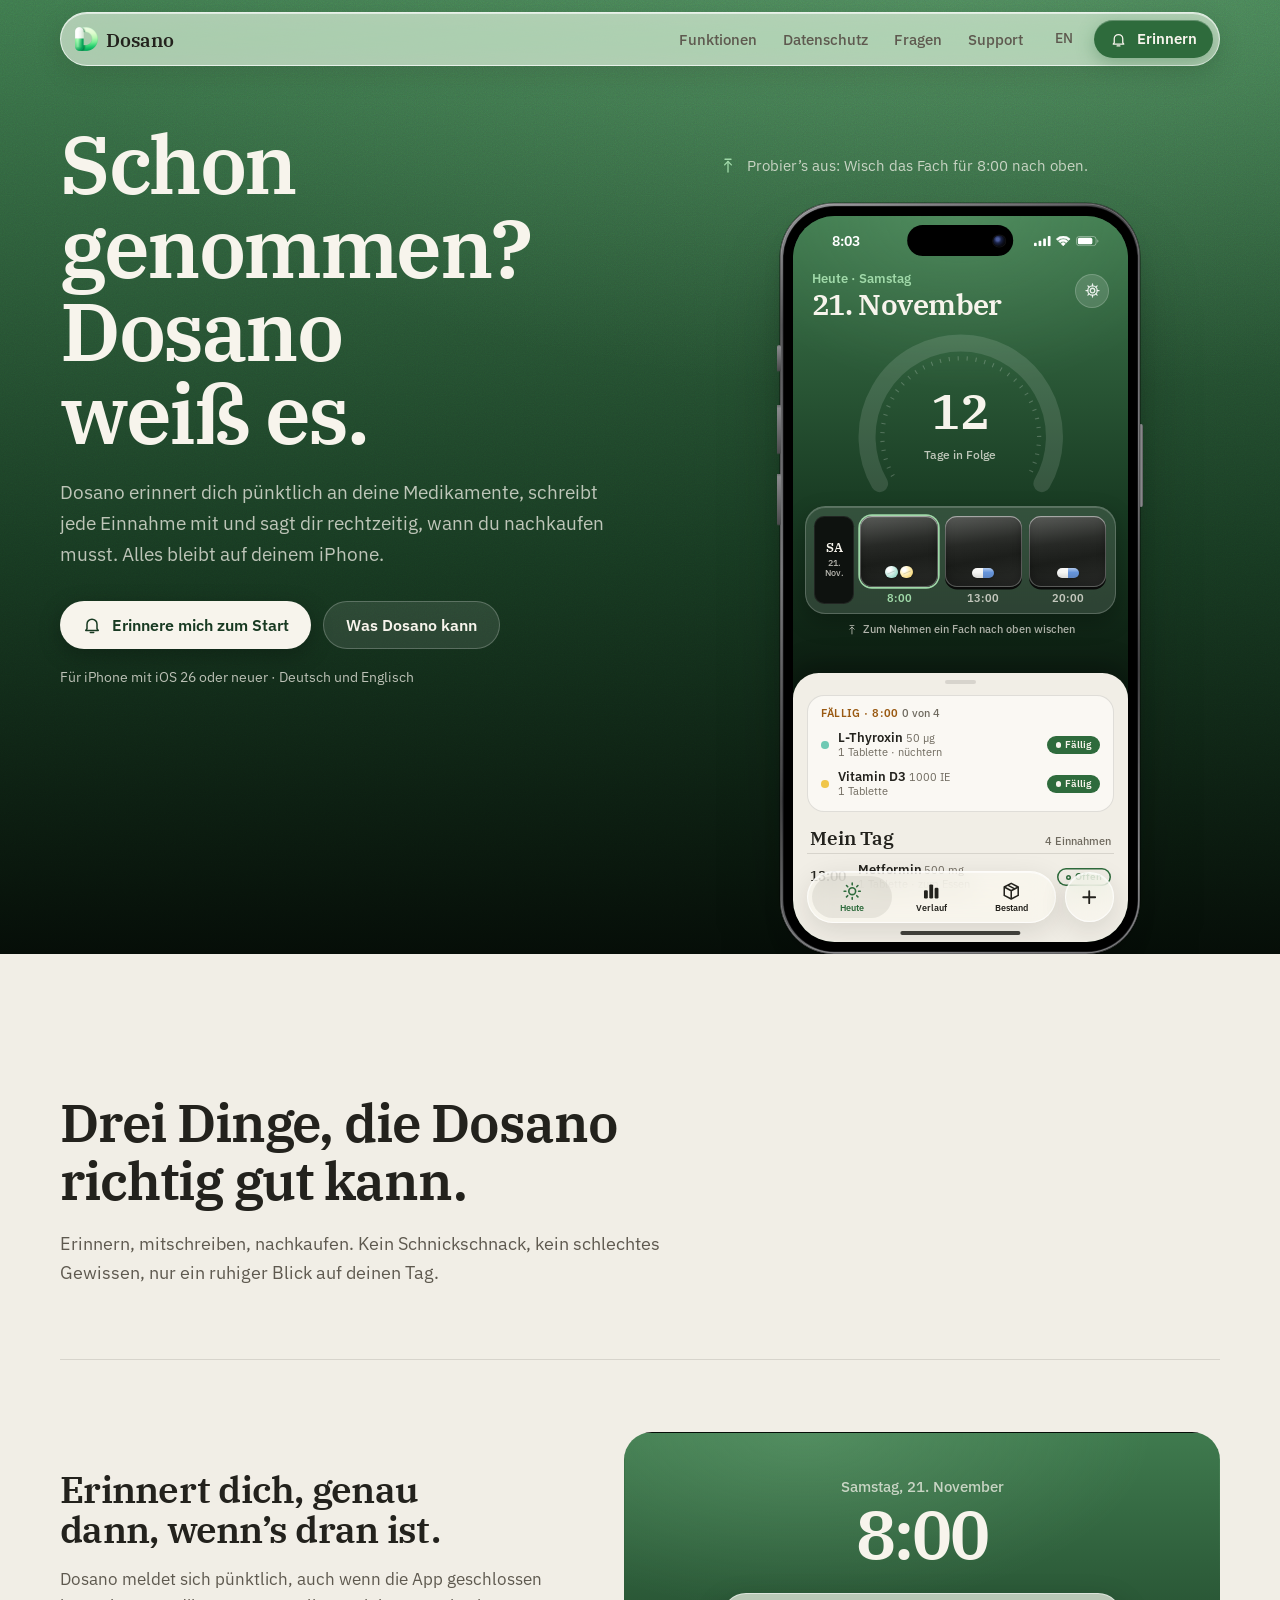
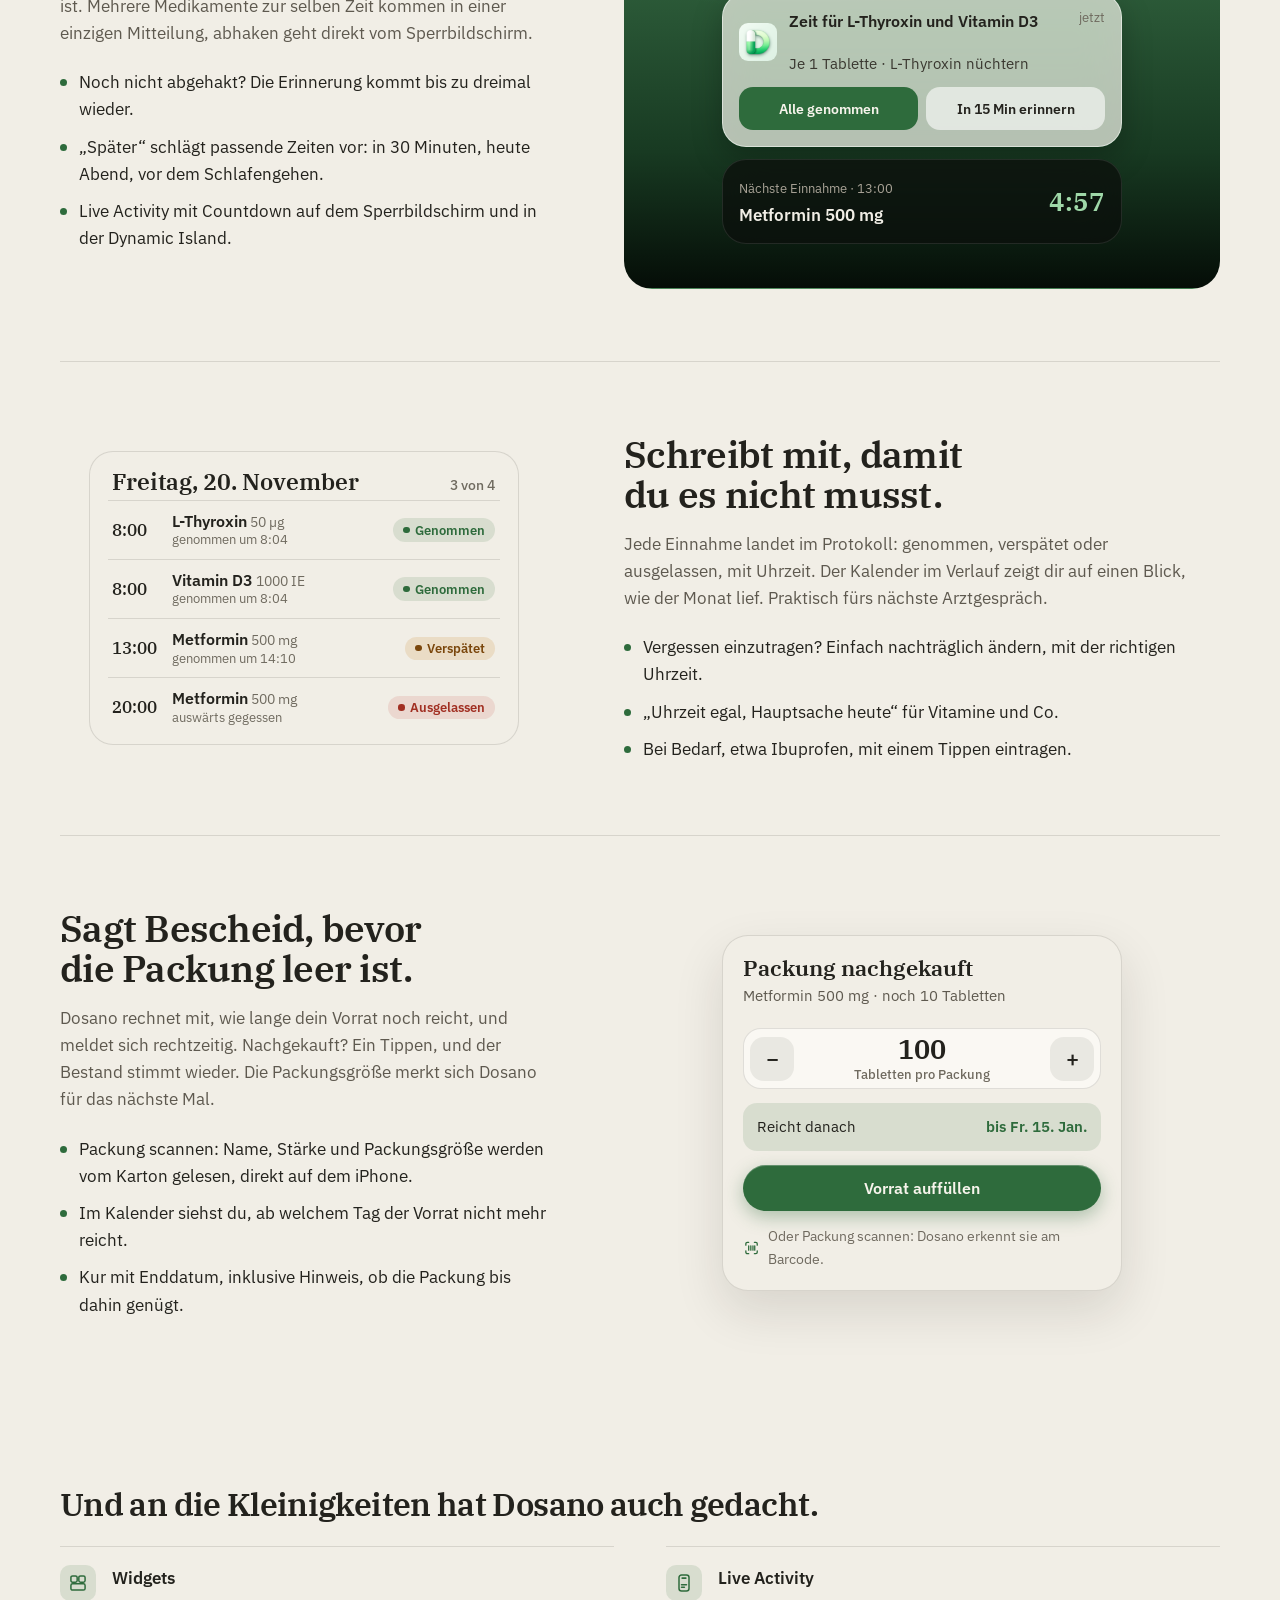
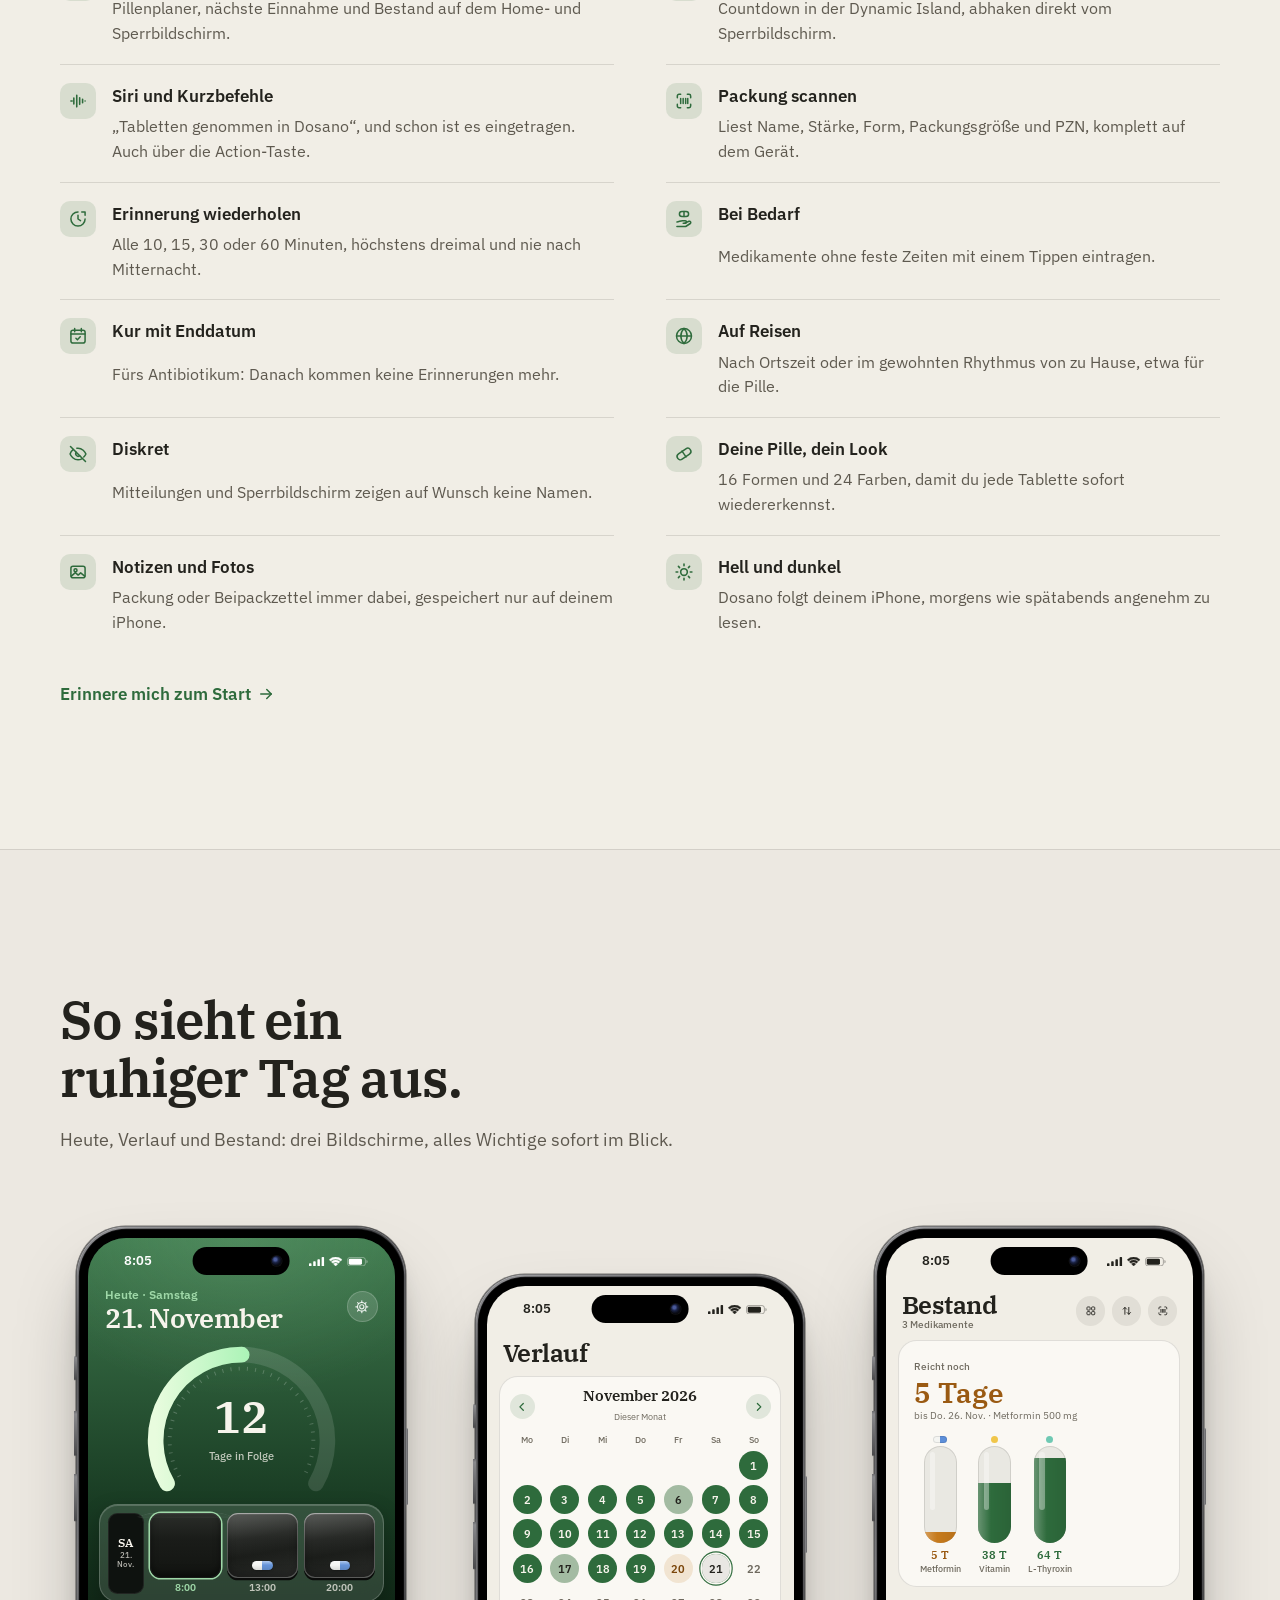
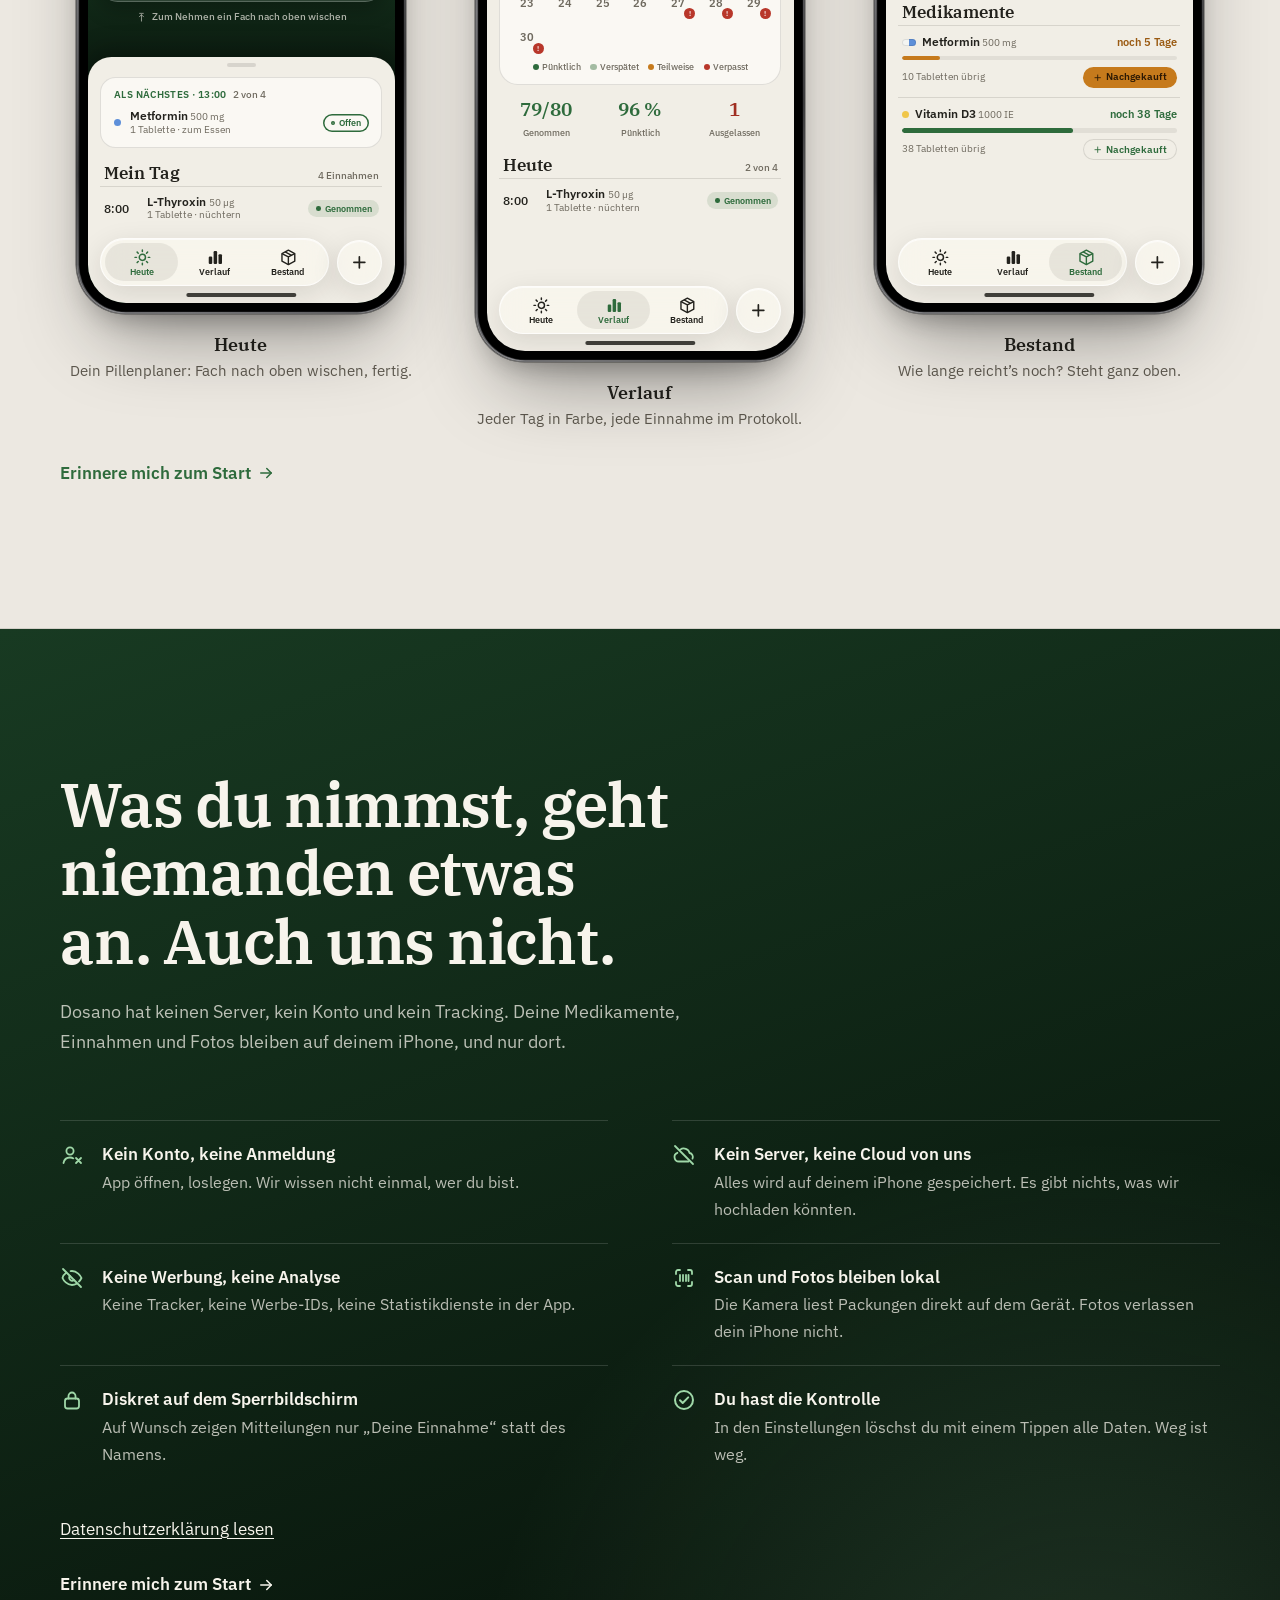
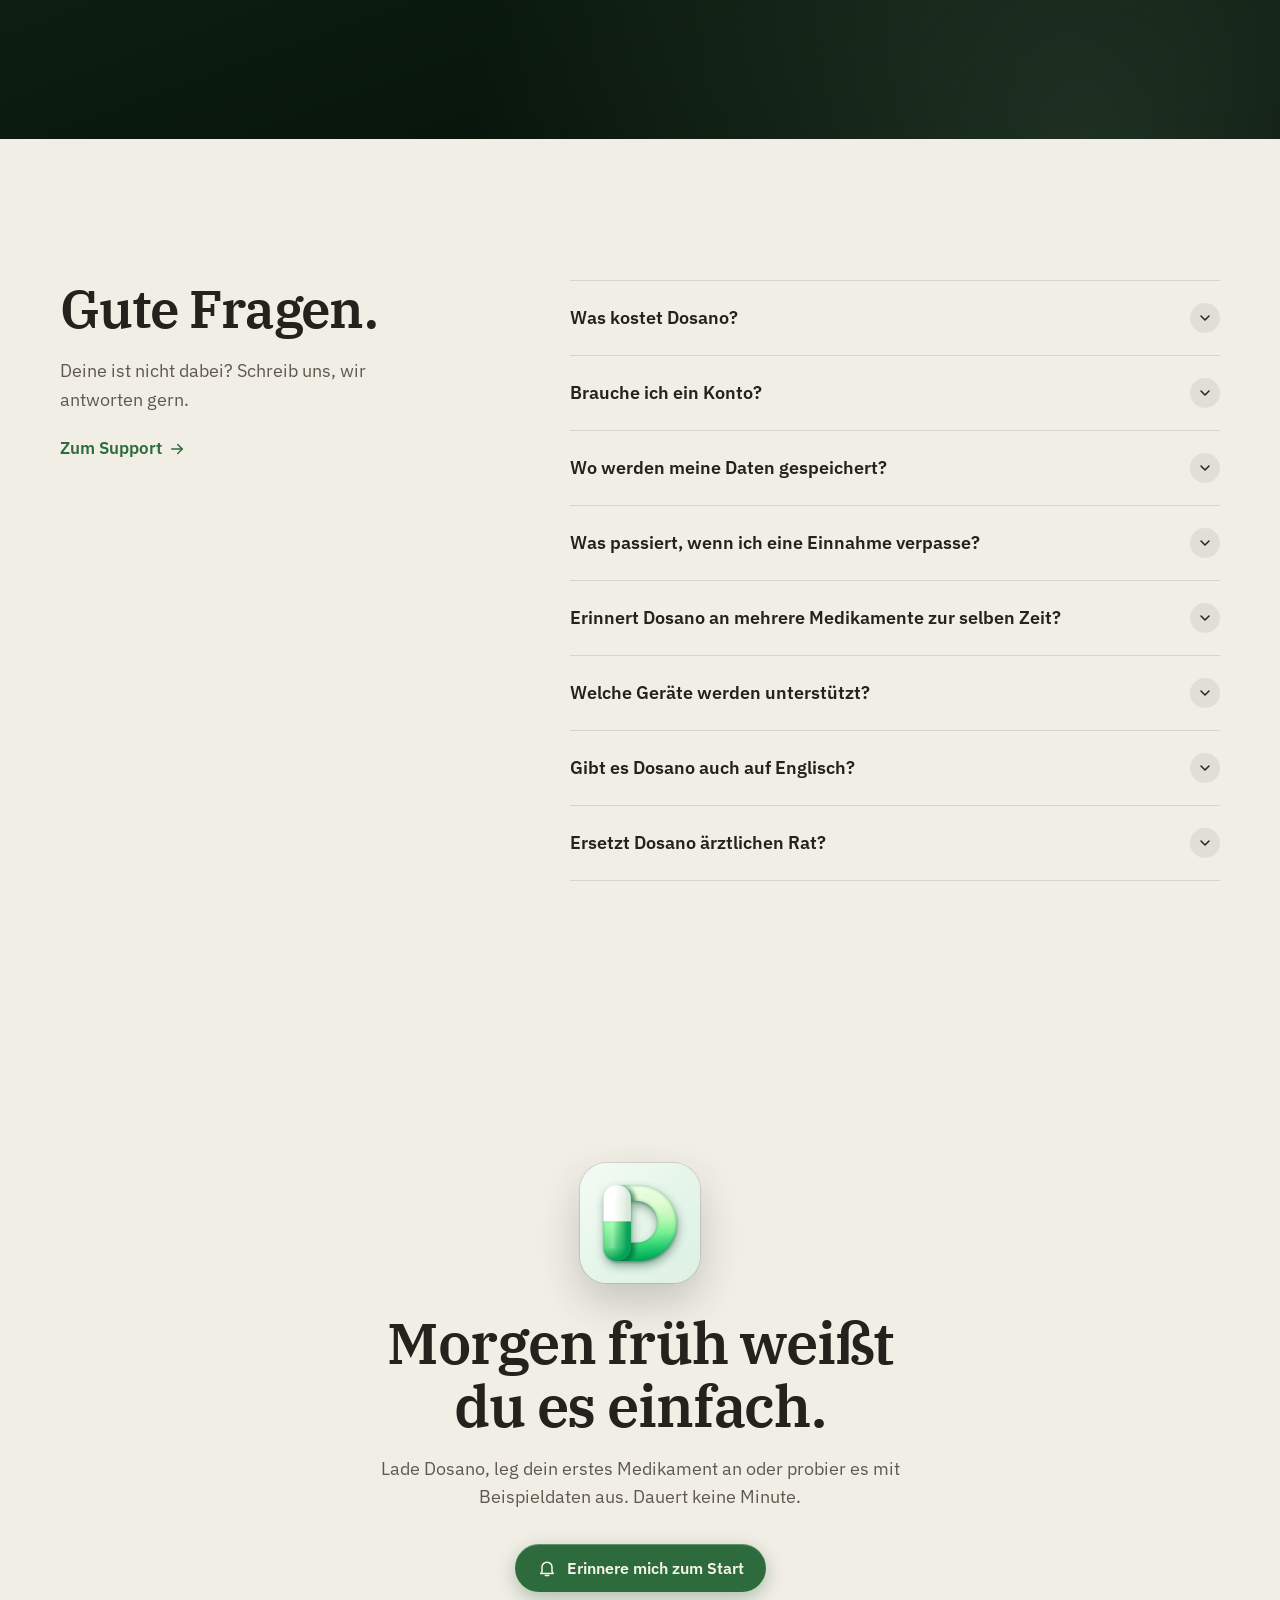
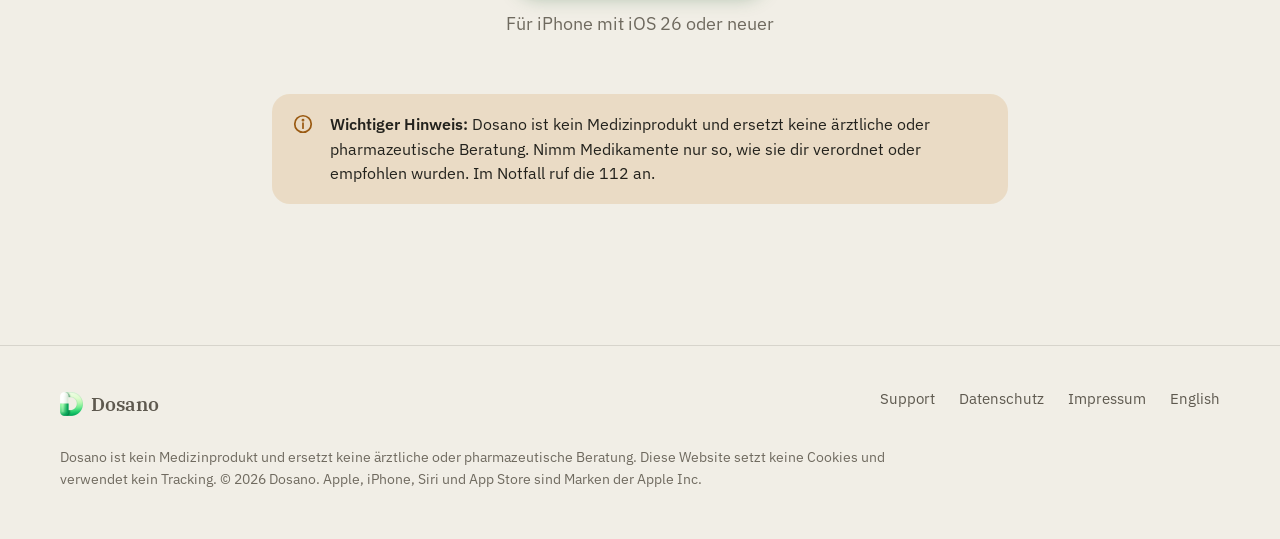
<file: alt.html>
<!doctype html>
<html lang="de" class="vor-start">
<head>
<meta charset="utf-8">
<meta name="viewport" content="width=device-width, initial-scale=1, viewport-fit=cover">
<title>Dosano: Medikamente pünktlich nehmen, Vorrat im Blick</title>
<meta name="description" content="Dosano erinnert dich zuverlässig an deine Medikamente, protokolliert jede Einnahme und sagt dir rechtzeitig, wann du nachkaufen musst. Alle Daten bleiben auf deinem iPhone.">
<meta name="theme-color" content="#3F7A4E">
<meta name="robots" content="noindex">
<link rel="icon" href="assets/img/favicon-32.png" sizes="32x32">
<link rel="apple-touch-icon" href="apple-touch-icon.png">
<link rel="preload" href="assets/fonts/IBMPlexSerif-SemiBold.woff2" as="font" type="font/woff2" crossorigin>
<link rel="preload" href="assets/fonts/IBMPlexSans-Regular.woff2" as="font" type="font/woff2" crossorigin>
<link rel="stylesheet" href="assets/css/site.css?v=a65f5df6">
<meta property="og:type" content="website">
<meta property="og:title" content="Dosano: Schon genommen? Dosano weiß es.">
<meta property="og:description" content="Erinnert an Medikamente, protokolliert jede Einnahme, behält den Vorrat im Blick. Alles bleibt auf deinem iPhone.">
<meta property="og:image" content="assets/img/og.png">
<meta property="og:locale" content="de_DE">
<!-- Sobald die App im App Store ist: App-ID eintragen, dann zeigt Safari ein Banner an.
<meta name="apple-itunes-app" content="app-id=0000000000"> -->
<script>document.documentElement.classList.add('js')</script>
<script src="assets/js/site.js?v=b2db1c72" defer></script>
</head>
<body>
<a class="skip-link" href="#inhalt">Zum Inhalt springen</a>

<header class="site-header wrap">
  <nav class="nav glass" aria-label="Hauptnavigation">
    <a class="brand" href="./" aria-label="Dosano, Startseite"><img src="assets/img/logo-96.png" alt="" width="23" height="24">Dosano</a>
    <ul class="nav-links">
      <li><a href="#funktionen">Funktionen</a></li>
      <li><a href="#datenschutz">Datenschutz</a></li>
      <li><a href="#fragen">Fragen</a></li>
      <li><a href="support.html">Support</a></li>
    </ul>
    <span class="lang"><a href="en/" hreflang="en" lang="en" aria-label="English version">EN</a></span>
    <a class="btn btn-primary btn-small" href="https://apps.apple.com/de/app/dosano/id0000000000" data-store><svg aria-hidden="true"><use href="assets/img/icons.svg?v=4f896641#i-store"/></svg>Laden</a>
<a class="btn btn-primary btn-small" href="mailto:dosano.help@gmail.com?subject=Erinnerung%3A%20Dosano%20im%20App%20Store&amp;body=Hallo%2C%0A%0Abitte%20schreibt%20mir%20eine%20kurze%20E-Mail%2C%20sobald%20Dosano%20im%20App%20Store%20ist.%0ADanach%20k%C3%B6nnt%20ihr%20meine%20Adresse%20wieder%20l%C3%B6schen.%0A%0AViele%20Gr%C3%BC%C3%9Fe" data-prelaunch><svg aria-hidden="true"><use href="assets/img/icons.svg?v=4f896641#i-bell"/></svg>Erinnern</a>
  </nav>
</header>

<main id="inhalt">

<!-- Hero -->
<section class="hero" aria-labelledby="hero-title">
  <div class="wrap hero-grid">
    <div class="hero-copy">
      <h1 id="hero-title">Schon genommen? Dosano weiß es.</h1>
      <p class="hero-lead">Dosano erinnert dich pünktlich an deine Medikamente, schreibt jede Einnahme mit und sagt dir rechtzeitig, wann du nachkaufen musst. Alles bleibt auf deinem iPhone.</p>
      <div class="hero-actions">
        <a class="btn btn-on-moss" href="https://apps.apple.com/de/app/dosano/id0000000000" data-store><svg aria-hidden="true"><use href="assets/img/icons.svg?v=4f896641#i-store"/></svg>Im App Store laden</a>
<a class="btn btn-on-moss" href="mailto:dosano.help@gmail.com?subject=Erinnerung%3A%20Dosano%20im%20App%20Store&amp;body=Hallo%2C%0A%0Abitte%20schreibt%20mir%20eine%20kurze%20E-Mail%2C%20sobald%20Dosano%20im%20App%20Store%20ist.%0ADanach%20k%C3%B6nnt%20ihr%20meine%20Adresse%20wieder%20l%C3%B6schen.%0A%0AViele%20Gr%C3%BC%C3%9Fe" data-prelaunch><svg aria-hidden="true"><use href="assets/img/icons.svg?v=4f896641#i-bell"/></svg>Erinnere mich zum Start</a>
        <a class="btn btn-ghost-moss" href="#funktionen">Was Dosano kann</a>
      </div>
      <p class="hero-note">Für iPhone mit iOS 26 oder neuer · Deutsch und Englisch</p>
    </div>

    <div class="hero-stage" role="group" aria-labelledby="demo-label">
      <div class="try-row">
        <p class="try-hint" id="demo-label"><svg aria-hidden="true"><use href="assets/img/icons.svg?v=4f896641#i-swipe"/></svg>Probier’s aus: Wisch das Fach für 8:00 nach oben.</p>
        <button class="btn btn-ghost-moss btn-small demo-reset" type="button" id="demoReset">Noch mal</button>
      </div>
      <div class="phone">
        <div class="screen on-dark" id="demo">
          <div class="island" aria-hidden="true"></div>
          <div class="today-top" aria-hidden="true"></div>
          <div class="statusbar" aria-hidden="true"><span>8:03</span><span class="sb-icons"><svg viewBox="0 0 20 12"><use href="assets/img/icons.svg?v=4f896641#i-signal"/></svg><svg viewBox="0 0 17 12"><use href="assets/img/icons.svg?v=4f896641#i-wifi"/></svg><svg viewBox="0 0 27 12"><use href="assets/img/icons.svg?v=4f896641#i-battery"/></svg></span></div>
          <div class="t-head" aria-hidden="true">
            <div><div class="t-kicker">Heute · Samstag</div><div class="t-date">21. November</div></div>
            <div class="t-gear"><svg><use href="assets/img/icons.svg?v=4f896641#i-gear"/></svg></div>
          </div>
          <div class="arc" aria-hidden="true">
            <svg viewBox="0 0 260 205">
              <defs><linearGradient id="arcGrad" x1="0" y1="0" x2="1" y2="0"><stop offset="0" stop-color="#E8FCDE"/><stop offset="1" stop-color="#78EC96"/></linearGradient></defs>
              <path class="arc-track" d="M34.7 185 A110 110 0 1 1 225.3 185" fill="none" stroke-width="20" stroke-linecap="round"/>
              <path class="arc-ticks" d="M50.4 176 A92 92 0 1 1 209.6 176" fill="none" stroke-width="5" stroke-dasharray="1.2 9.3"/>
              <path class="arc-fill" id="arcFill" d="M34.7 185 A110 110 0 1 1 225.3 185" fill="none" stroke-width="20" stroke-linecap="round" stroke-dasharray="460.8" stroke-dashoffset="460.8"/>
            </svg>
            <div class="arc-num">12</div>
            <div class="arc-label">Tage in Folge</div>
          </div>
          <div class="organizer">
            <div class="day-badge" aria-hidden="true"><b>SA</b><small>21.<br>Nov.</small></div>
            <div class="slot is-current">
              <button class="tray" type="button" id="demoTray" aria-describedby="demo-label">
                <span class="visually-hidden">Fach 8:00 nehmen: L-Thyroxin und Vitamin D3</span>
                <span class="pills" aria-hidden="true"><i class="pill tab thyroxin"></i><i class="pill tab vitd"></i></span>
                <span class="lid" aria-hidden="true"></span>
              </button>
              <span class="slot-time" aria-hidden="true">8:00</span>
            </div>
            <div class="slot" aria-hidden="true">
              <span class="tray"><span class="pills"><i class="pill cap"></i></span><span class="lid"></span></span>
              <span class="slot-time">13:00</span>
            </div>
            <div class="slot" aria-hidden="true">
              <span class="tray"><span class="pills"><i class="pill cap"></i></span><span class="lid"></span></span>
              <span class="slot-time">20:00</span>
            </div>
          </div>
          <div class="t-hint" aria-hidden="true"><svg><use href="assets/img/icons.svg?v=4f896641#i-swipe"/></svg>Zum Nehmen ein Fach nach oben wischen</div>

          <div class="sheet" aria-hidden="true">
            <div class="grabber"></div>
            <div class="due">
              <div class="due-head swap"><span class="before">Fällig · 8:00 <span class="count">0 von 4</span></span><span class="after">Erledigt · 8:00 <span class="count">2 von 4</span></span></div>
              <div class="due-row"><i class="dot thyroxin"></i><div><div class="med">L-Thyroxin<small>50 µg</small></div><div class="sub">1 Tablette · nüchtern</div></div><span class="swap"><span class="chip due-chip before">Fällig</span><span class="chip ok after">Genommen</span></span></div>
              <div class="due-row"><i class="dot vitd"></i><div><div class="med">Vitamin D3<small>1000 IE</small></div><div class="sub">1 Tablette</div></div><span class="swap"><span class="chip due-chip before">Fällig</span><span class="chip ok after">Genommen</span></span></div>
            </div>
            <div class="day-title"><b>Mein Tag</b><span>4 Einnahmen</span></div>
            <div class="log-row"><span class="time">13:00</span><div><div class="med">Metformin<small>500 mg</small></div><div class="sub">1 Tablette · zum Essen</div></div><span class="chip open">Offen</span></div>
          </div>

          <div class="tabbar" aria-hidden="true">
            <div class="tabs"><span class="tab is-active"><svg><use href="assets/img/icons.svg?v=4f896641#i-sun"/></svg>Heute</span><span class="tab"><svg><use href="assets/img/icons.svg?v=4f896641#i-bars"/></svg>Verlauf</span><span class="tab"><svg><use href="assets/img/icons.svg?v=4f896641#i-box"/></svg>Bestand</span></div>
            <span class="tab-plus"><svg><use href="assets/img/icons.svg?v=4f896641#i-plus"/></svg></span>
          </div>
          <div class="home-ind" aria-hidden="true"></div>
        </div>
      </div>
      <p class="visually-hidden" role="status" id="demoStatus"></p>
    </div>
  </div>
  <div class="hero-bottom" aria-hidden="true"></div>
</section>

<!-- Funktionen -->
<section class="section" id="funktionen" aria-labelledby="f-title">
  <div class="wrap">
    <div class="section-head">
      <h2 id="f-title">Drei Dinge, die Dosano richtig gut kann.</h2>
      <p>Erinnern, mitschreiben, nachkaufen. Kein Schnickschnack, kein schlechtes Gewissen, nur ein ruhiger Blick auf deinen Tag.</p>
    </div>

    <article class="feature" aria-labelledby="f1">
      <div>
        <h3 id="f1">Erinnert dich, genau dann, wenn’s dran ist.</h3>
        <p>Dosano meldet sich pünktlich, auch wenn die App geschlossen ist. Mehrere Medikamente zur selben Zeit kommen in einer einzigen Mitteilung, abhaken geht direkt vom Sperrbildschirm.</p>
        <ul>
          <li>Noch nicht abgehakt? Die Erinnerung kommt bis zu dreimal wieder.</li>
          <li>„Später“ schlägt passende Zeiten vor: in 30 Minuten, heute Abend, vor dem Schlafengehen.</li>
          <li>Live Activity mit Countdown auf dem Sperrbildschirm und in der Dynamic Island.</li>
        </ul>
      </div>
      <div class="feature-art on-moss" aria-hidden="true">
        <div class="mini">
          <div class="lock-time"><small>Samstag, 21. November</small><b>8:00</b></div>
          <div class="notif">
            <div class="notif-top"><img src="assets/img/icon.png" alt="" width="38" height="38"><div><b>Zeit für L-Thyroxin und Vitamin D3</b><p>Je 1 Tablette · L-Thyroxin nüchtern</p></div><time>jetzt</time></div>
            <div class="notif-actions"><span>Alle genommen</span><span>In 15 Min erinnern</span></div>
          </div>
          <div class="live"><div><small>Nächste Einnahme · 13:00</small><b>Metformin 500 mg</b></div><span class="countdown">4:57</span></div>
        </div>
      </div>
    </article>

    <article class="feature" aria-labelledby="f2">
      <div>
        <h3 id="f2">Schreibt mit, damit du es nicht musst.</h3>
        <p>Jede Einnahme landet im Protokoll: genommen, verspätet oder ausgelassen, mit Uhrzeit. Der Kalender im Verlauf zeigt dir auf einen Blick, wie der Monat lief. Praktisch fürs nächste Arztgespräch.</p>
        <ul>
          <li>Vergessen einzutragen? Einfach nachträglich ändern, mit der richtigen Uhrzeit.</li>
          <li>„Uhrzeit egal, Hauptsache heute“ für Vitamine und Co.</li>
          <li>Bei Bedarf, etwa Ibuprofen, mit einem Tippen eintragen.</li>
        </ul>
      </div>
      <div class="feature-art bare" aria-hidden="true">
        <div class="log-card">
          <div class="day-title"><b>Freitag, 20. November</b><span>3 von 4</span></div>
          <div class="log-row"><span class="time">8:00</span><div><div class="med">L-Thyroxin<small>50 µg</small></div><div class="sub">genommen um 8:04</div></div><span class="chip ok">Genommen</span></div>
          <div class="log-row"><span class="time">8:00</span><div><div class="med">Vitamin D3<small>1000 IE</small></div><div class="sub">genommen um 8:04</div></div><span class="chip ok">Genommen</span></div>
          <div class="log-row"><span class="time">13:00</span><div><div class="med">Metformin<small>500 mg</small></div><div class="sub">genommen um 14:10</div></div><span class="chip late">Verspätet</span></div>
          <div class="log-row"><span class="time">20:00</span><div><div class="med">Metformin<small>500 mg</small></div><div class="sub">auswärts gegessen</div></div><span class="chip skipped">Ausgelassen</span></div>
        </div>
      </div>
    </article>

    <article class="feature" aria-labelledby="f3">
      <div>
        <h3 id="f3">Sagt Bescheid, bevor die Packung leer ist.</h3>
        <p>Dosano rechnet mit, wie lange dein Vorrat noch reicht, und meldet sich rechtzeitig. Nachgekauft? Ein Tippen, und der Bestand stimmt wieder. Die Packungsgröße merkt sich Dosano für das nächste Mal.</p>
        <ul>
          <li>Packung scannen: Name, Stärke und Packungsgröße werden vom Karton gelesen, direkt auf dem iPhone.</li>
          <li>Im Kalender siehst du, ab welchem Tag der Vorrat nicht mehr reicht.</li>
          <li>Kur mit Enddatum, inklusive Hinweis, ob die Packung bis dahin genügt.</li>
        </ul>
      </div>
      <div class="feature-art bare" aria-hidden="true">
        <div class="refill-card">
          <h4>Packung nachgekauft</h4>
          <p class="sub">Metformin 500 mg · noch 10 Tabletten</p>
          <div class="stepper"><span>−</span><div><b>100</b><small>Tabletten pro Packung</small></div><span>+</span></div>
          <div class="preview"><span>Reicht danach</span><b>bis Fr. 15. Jan.</b></div>
          <span class="btn btn-primary">Vorrat auffüllen</span>
          <span class="scan-tag"><svg><use href="assets/img/icons.svg?v=4f896641#i-scan"/></svg>Oder Packung scannen: Dosano erkennt sie am Barcode.</span>
        </div>
      </div>
    </article>

    <div class="more">
      <h3>Und an die Kleinigkeiten hat Dosano auch gedacht.</h3>
      <ul class="more-list">
        <li><span class="ico" aria-hidden="true"><svg><use href="assets/img/icons.svg?v=4f896641#i-widget"/></svg></span><strong>Widgets</strong><span>Pillenplaner, nächste Einnahme und Bestand auf dem Home- und Sperrbildschirm.</span></li>
        <li><span class="ico" aria-hidden="true"><svg><use href="assets/img/icons.svg?v=4f896641#i-island"/></svg></span><strong>Live Activity</strong><span>Countdown in der Dynamic Island, abhaken direkt vom Sperrbildschirm.</span></li>
        <li><span class="ico" aria-hidden="true"><svg><use href="assets/img/icons.svg?v=4f896641#i-siri"/></svg></span><strong>Siri und Kurzbefehle</strong><span>„Tabletten genommen in Dosano“, und schon ist es eingetragen. Auch über die Action-Taste.</span></li>
        <li><span class="ico" aria-hidden="true"><svg><use href="assets/img/icons.svg?v=4f896641#i-scan"/></svg></span><strong>Packung scannen</strong><span>Liest Name, Stärke, Form, Packungsgröße und PZN, komplett auf dem Gerät.</span></li>
        <li><span class="ico" aria-hidden="true"><svg><use href="assets/img/icons.svg?v=4f896641#i-repeat"/></svg></span><strong>Erinnerung wiederholen</strong><span>Alle 10, 15, 30 oder 60 Minuten, höchstens dreimal und nie nach Mitternacht.</span></li>
        <li><span class="ico" aria-hidden="true"><svg><use href="assets/img/icons.svg?v=4f896641#i-hand"/></svg></span><strong>Bei Bedarf</strong><span>Medikamente ohne feste Zeiten mit einem Tippen eintragen.</span></li>
        <li><span class="ico" aria-hidden="true"><svg><use href="assets/img/icons.svg?v=4f896641#i-calendar"/></svg></span><strong>Kur mit Enddatum</strong><span>Fürs Antibiotikum: Danach kommen keine Erinnerungen mehr.</span></li>
        <li><span class="ico" aria-hidden="true"><svg><use href="assets/img/icons.svg?v=4f896641#i-globe"/></svg></span><strong>Auf Reisen</strong><span>Nach Ortszeit oder im gewohnten Rhythmus von zu Hause, etwa für die Pille.</span></li>
        <li><span class="ico" aria-hidden="true"><svg><use href="assets/img/icons.svg?v=4f896641#i-eye-off"/></svg></span><strong>Diskret</strong><span>Mitteilungen und Sperrbildschirm zeigen auf Wunsch keine Namen.</span></li>
        <li><span class="ico" aria-hidden="true"><svg><use href="assets/img/icons.svg?v=4f896641#i-pill"/></svg></span><strong>Deine Pille, dein Look</strong><span>16 Formen und 24 Farben, damit du jede Tablette sofort wiedererkennst.</span></li>
        <li><span class="ico" aria-hidden="true"><svg><use href="assets/img/icons.svg?v=4f896641#i-photo"/></svg></span><strong>Notizen und Fotos</strong><span>Packung oder Beipackzettel immer dabei, gespeichert nur auf deinem iPhone.</span></li>
        <li><span class="ico" aria-hidden="true"><svg><use href="assets/img/icons.svg?v=4f896641#i-sun"/></svg></span><strong>Hell und dunkel</strong><span>Dosano folgt deinem iPhone, morgens wie spätabends angenehm zu lesen.</span></li>
      </ul>
      <a class="store-link" href="https://apps.apple.com/de/app/dosano/id0000000000" data-store>Im App Store laden<svg aria-hidden="true"><use href="assets/img/icons.svg?v=4f896641#i-arrow"/></svg></a>
<a class="store-link" href="mailto:dosano.help@gmail.com?subject=Erinnerung%3A%20Dosano%20im%20App%20Store&amp;body=Hallo%2C%0A%0Abitte%20schreibt%20mir%20eine%20kurze%20E-Mail%2C%20sobald%20Dosano%20im%20App%20Store%20ist.%0ADanach%20k%C3%B6nnt%20ihr%20meine%20Adresse%20wieder%20l%C3%B6schen.%0A%0AViele%20Gr%C3%BC%C3%9Fe" data-prelaunch>Erinnere mich zum Start<svg aria-hidden="true"><use href="assets/img/icons.svg?v=4f896641#i-arrow"/></svg></a>
    </div>
  </div>
</section>

<!-- Ansichten -->
<section class="section gallery-band" id="ansichten" aria-labelledby="g-title">
  <div class="wrap">
    <div class="section-head">
      <h2 id="g-title">So sieht ein ruhiger Tag aus.</h2>
      <p>Heute, Verlauf und Bestand: drei Bildschirme, alles Wichtige sofort im Blick.</p>
      <p class="gallery-hint">Zur Seite wischen für mehr.</p>
    </div>
    <ul class="gallery">
      <li class="rise" style="--delay:0ms">
        <div class="phone" role="img" aria-label="Bildschirm Heute: Pillenplaner mit den Fächern 8:00, 13:00 und 20:00, das Fach für 8:00 ist erledigt.">
          <div class="screen on-dark is-taken">
            <div class="island"></div>
            <div class="today-top"></div>
            <div class="statusbar"><span>8:05</span><span class="sb-icons"><svg viewBox="0 0 20 12"><use href="assets/img/icons.svg?v=4f896641#i-signal"/></svg><svg viewBox="0 0 17 12"><use href="assets/img/icons.svg?v=4f896641#i-wifi"/></svg><svg viewBox="0 0 27 12"><use href="assets/img/icons.svg?v=4f896641#i-battery"/></svg></span></div>
            <div class="t-head"><div><div class="t-kicker">Heute · Samstag</div><div class="t-date">21. November</div></div><div class="t-gear"><svg><use href="assets/img/icons.svg?v=4f896641#i-gear"/></svg></div></div>
            <div class="arc">
              <svg viewBox="0 0 260 205"><path class="arc-track" d="M34.7 185 A110 110 0 1 1 225.3 185" fill="none" stroke-width="20" stroke-linecap="round"/><path class="arc-ticks" d="M50.4 176 A92 92 0 1 1 209.6 176" fill="none" stroke-width="5" stroke-dasharray="1.2 9.3"/><path class="arc-fill" d="M34.7 185 A110 110 0 1 1 225.3 185" fill="none" stroke-width="20" stroke-linecap="round" stroke-dasharray="460.8" stroke-dashoffset="230.4"/></svg>
              <div class="arc-num">12</div><div class="arc-label">Tage in Folge</div>
            </div>
            <div class="organizer">
              <div class="day-badge"><b>SA</b><small>21.<br>Nov.</small></div>
              <div class="slot is-current"><span class="tray"><span class="pills"><i class="pill tab thyroxin"></i><i class="pill tab vitd"></i></span><span class="lid"></span></span><span class="slot-time">8:00</span></div>
              <div class="slot"><span class="tray"><span class="pills"><i class="pill cap"></i></span><span class="lid"></span></span><span class="slot-time">13:00</span></div>
              <div class="slot"><span class="tray"><span class="pills"><i class="pill cap"></i></span><span class="lid"></span></span><span class="slot-time">20:00</span></div>
            </div>
            <div class="t-hint"><svg><use href="assets/img/icons.svg?v=4f896641#i-swipe"/></svg>Zum Nehmen ein Fach nach oben wischen</div>
            <div class="sheet">
              <div class="grabber"></div>
              <div class="due">
                <div class="due-head">Als Nächstes · 13:00 <span class="count">2 von 4</span></div>
                <div class="due-row"><i class="dot metf"></i><div><div class="med">Metformin<small>500 mg</small></div><div class="sub">1 Tablette · zum Essen</div></div><span class="chip open">Offen</span></div>
              </div>
              <div class="day-title"><b>Mein Tag</b><span>4 Einnahmen</span></div>
              <div class="log-row"><span class="time">8:00</span><div><div class="med">L-Thyroxin<small>50 µg</small></div><div class="sub">1 Tablette · nüchtern</div></div><span class="chip ok">Genommen</span></div>
            </div>
            <div class="tabbar"><div class="tabs"><span class="tab is-active"><svg><use href="assets/img/icons.svg?v=4f896641#i-sun"/></svg>Heute</span><span class="tab"><svg><use href="assets/img/icons.svg?v=4f896641#i-bars"/></svg>Verlauf</span><span class="tab"><svg><use href="assets/img/icons.svg?v=4f896641#i-box"/></svg>Bestand</span></div><span class="tab-plus"><svg><use href="assets/img/icons.svg?v=4f896641#i-plus"/></svg></span></div>
            <div class="home-ind"></div>
          </div>
        </div>
        <div class="caption"><strong>Heute</strong><span>Dein Pillenplaner: Fach nach oben wischen, fertig.</span></div>
      </li>

      <li class="rise" style="--delay:80ms">
        <div class="phone" role="img" aria-label="Bildschirm Verlauf: Kalender November 2026, fast alle Tage pünktlich, 79 von 80 Einnahmen genommen, 96 Prozent pünktlich.">
          <div class="screen">
            <div class="island"></div>
            <div class="statusbar"><span>8:05</span><span class="sb-icons"><svg viewBox="0 0 20 12"><use href="assets/img/icons.svg?v=4f896641#i-signal"/></svg><svg viewBox="0 0 17 12"><use href="assets/img/icons.svg?v=4f896641#i-wifi"/></svg><svg viewBox="0 0 27 12"><use href="assets/img/icons.svg?v=4f896641#i-battery"/></svg></span></div>
            <div class="s-title">Verlauf</div>
            <div class="s-pad">
              <div class="cal">
                <div class="cal-head"><span class="round"><svg><use href="assets/img/icons.svg?v=4f896641#i-chev-left"/></svg></span><div><b>November 2026</b><small>Dieser Monat</small></div><span class="round"><svg><use href="assets/img/icons.svg?v=4f896641#i-chev-right"/></svg></span></div>
                <div class="cal-grid">
                  <span class="wd">Mo</span><span class="wd">Di</span><span class="wd">Mi</span><span class="wd">Do</span><span class="wd">Fr</span><span class="wd">Sa</span><span class="wd">So</span>
                  <span></span><span></span><span></span><span></span><span></span><span></span><span class="d ok">1</span>
                  <span class="d ok">2</span><span class="d ok">3</span><span class="d ok">4</span><span class="d ok">5</span><span class="d late">6</span><span class="d ok">7</span><span class="d ok">8</span>
                  <span class="d ok">9</span><span class="d ok">10</span><span class="d ok">11</span><span class="d ok">12</span><span class="d ok">13</span><span class="d ok">14</span><span class="d ok">15</span>
                  <span class="d ok">16</span><span class="d late">17</span><span class="d ok">18</span><span class="d ok">19</span><span class="d part">20</span><span class="d today">21</span><span class="d">22</span>
                  <span class="d">23</span><span class="d">24</span><span class="d">25</span><span class="d">26</span><span class="d warn">27</span><span class="d warn">28</span><span class="d warn">29</span>
                  <span class="d warn">30</span>
                </div>
                <div class="legend"><span><i style="background:var(--accent)"></i>Pünktlich</span><span><i style="background:color-mix(in oklab, var(--accent) 42%, var(--surface))"></i>Verspätet</span><span><i style="background:var(--amber)"></i>Teilweise</span><span><i style="background:var(--red-fill)"></i>Verpasst</span></div>
              </div>
              <div class="stats"><div><b class="g">79/80</b><span>Genommen</span></div><div><b class="g">96 %</b><span>Pünktlich</span></div><div><b class="r">1</b><span>Ausgelassen</span></div></div>
              <div class="day-title"><b>Heute</b><span>2 von 4</span></div>
              <div class="log-row"><span class="time">8:00</span><div><div class="med">L-Thyroxin<small>50 µg</small></div><div class="sub">1 Tablette · nüchtern</div></div><span class="chip ok">Genommen</span></div>
            </div>
            <div class="tabbar"><div class="tabs"><span class="tab"><svg><use href="assets/img/icons.svg?v=4f896641#i-sun"/></svg>Heute</span><span class="tab is-active"><svg><use href="assets/img/icons.svg?v=4f896641#i-bars"/></svg>Verlauf</span><span class="tab"><svg><use href="assets/img/icons.svg?v=4f896641#i-box"/></svg>Bestand</span></div><span class="tab-plus"><svg><use href="assets/img/icons.svg?v=4f896641#i-plus"/></svg></span></div>
            <div class="home-ind"></div>
          </div>
        </div>
        <div class="caption"><strong>Verlauf</strong><span>Jeder Tag in Farbe, jede Einnahme im Protokoll.</span></div>
      </li>

      <li class="rise" style="--delay:160ms">
        <div class="phone" role="img" aria-label="Bildschirm Bestand: Metformin reicht noch 5 Tage bis Donnerstag, 26. November. Vitamin D3 noch 38 Tage, L-Thyroxin noch 64 Tage.">
          <div class="screen">
            <div class="island"></div>
            <div class="statusbar"><span>8:05</span><span class="sb-icons"><svg viewBox="0 0 20 12"><use href="assets/img/icons.svg?v=4f896641#i-signal"/></svg><svg viewBox="0 0 17 12"><use href="assets/img/icons.svg?v=4f896641#i-wifi"/></svg><svg viewBox="0 0 27 12"><use href="assets/img/icons.svg?v=4f896641#i-battery"/></svg></span></div>
            <div class="s-titlebar"><div><div class="s-title">Bestand</div><small>3 Medikamente</small></div><div class="icon-btns"><span class="round"><svg><use href="assets/img/icons.svg?v=4f896641#i-grid"/></svg></span><span class="round"><svg><use href="assets/img/icons.svg?v=4f896641#i-sort"/></svg></span><span class="round"><svg><use href="assets/img/icons.svg?v=4f896641#i-scan"/></svg></span></div></div>
            <div class="s-pad">
              <div class="reach">
                <small>Reicht noch</small>
                <b>5 Tage</b>
                <div class="sub">bis Do. 26. Nov. · Metformin 500 mg</div>
                <div class="jars">
                  <div class="jar"><span class="cap-ico"></span><div class="jar-body" style="--fill:var(--amber)"><i style="height:12%"></i></div><b style="color:var(--amber-text)">5 T</b><span>Metformin</span></div>
                  <div class="jar"><i class="dot vitd"></i><div class="jar-body"><i style="height:62%"></i></div><b style="color:var(--accent)">38 T</b><span>Vitamin</span></div>
                  <div class="jar"><i class="dot thyroxin"></i><div class="jar-body"><i style="height:88%"></i></div><b style="color:var(--accent)">64 T</b><span>L-Thyroxin</span></div>
                </div>
              </div>
              <div class="day-title"><b>Medikamente</b></div>
              <div class="stock-row">
                <div class="top"><div class="left"><span class="cap-ico"></span><span class="med">Metformin<small>500 mg</small></span></div><span class="days low">noch 5 Tage</span></div>
                <div class="bar"><i class="low" style="width:14%"></i></div>
                <div class="bottom"><span class="sub">10 Tabletten übrig</span><span class="refill low"><svg><use href="assets/img/icons.svg?v=4f896641#i-plus"/></svg>Nachgekauft</span></div>
              </div>
              <div class="stock-row">
                <div class="top"><div class="left"><i class="dot vitd"></i><span class="med">Vitamin D3<small>1000 IE</small></span></div><span class="days">noch 38 Tage</span></div>
                <div class="bar"><i style="width:62%"></i></div>
                <div class="bottom"><span class="sub">38 Tabletten übrig</span><span class="refill"><svg><use href="assets/img/icons.svg?v=4f896641#i-plus"/></svg>Nachgekauft</span></div>
              </div>
            </div>
            <div class="tabbar"><div class="tabs"><span class="tab"><svg><use href="assets/img/icons.svg?v=4f896641#i-sun"/></svg>Heute</span><span class="tab"><svg><use href="assets/img/icons.svg?v=4f896641#i-bars"/></svg>Verlauf</span><span class="tab is-active"><svg><use href="assets/img/icons.svg?v=4f896641#i-box"/></svg>Bestand</span></div><span class="tab-plus"><svg><use href="assets/img/icons.svg?v=4f896641#i-plus"/></svg></span></div>
            <div class="home-ind"></div>
          </div>
        </div>
        <div class="caption"><strong>Bestand</strong><span>Wie lange reicht’s noch? Steht ganz oben.</span></div>
      </li>
    </ul>
    <a class="store-link" href="https://apps.apple.com/de/app/dosano/id0000000000" data-store>Im App Store laden<svg aria-hidden="true"><use href="assets/img/icons.svg?v=4f896641#i-arrow"/></svg></a>
<a class="store-link" href="mailto:dosano.help@gmail.com?subject=Erinnerung%3A%20Dosano%20im%20App%20Store&amp;body=Hallo%2C%0A%0Abitte%20schreibt%20mir%20eine%20kurze%20E-Mail%2C%20sobald%20Dosano%20im%20App%20Store%20ist.%0ADanach%20k%C3%B6nnt%20ihr%20meine%20Adresse%20wieder%20l%C3%B6schen.%0A%0AViele%20Gr%C3%BC%C3%9Fe" data-prelaunch>Erinnere mich zum Start<svg aria-hidden="true"><use href="assets/img/icons.svg?v=4f896641#i-arrow"/></svg></a>
  </div>
</section>

<!-- Datenschutz-Versprechen -->
<section class="section privacy-band" id="datenschutz" aria-labelledby="p-title">
  <div class="wrap">
    <h2 class="h2" id="p-title">Was du nimmst, geht niemanden etwas an. Auch uns nicht.</h2>
    <p class="lead">Dosano hat keinen Server, kein Konto und kein Tracking. Deine Medikamente, Einnahmen und Fotos bleiben auf deinem iPhone, und nur dort.</p>
    <ul class="promises">
      <li><svg aria-hidden="true"><use href="assets/img/icons.svg?v=4f896641#i-user-off"/></svg><div><strong>Kein Konto, keine Anmeldung</strong><span>App öffnen, loslegen. Wir wissen nicht einmal, wer du bist.</span></div></li>
      <li><svg aria-hidden="true"><use href="assets/img/icons.svg?v=4f896641#i-cloud-off"/></svg><div><strong>Kein Server, keine Cloud von uns</strong><span>Alles wird auf deinem iPhone gespeichert. Es gibt nichts, was wir hochladen könnten.</span></div></li>
      <li><svg aria-hidden="true"><use href="assets/img/icons.svg?v=4f896641#i-eye-off"/></svg><div><strong>Keine Werbung, keine Analyse</strong><span>Keine Tracker, keine Werbe-IDs, keine Statistikdienste in der App.</span></div></li>
      <li><svg aria-hidden="true"><use href="assets/img/icons.svg?v=4f896641#i-scan"/></svg><div><strong>Scan und Fotos bleiben lokal</strong><span>Die Kamera liest Packungen direkt auf dem Gerät. Fotos verlassen dein iPhone nicht.</span></div></li>
      <li><svg aria-hidden="true"><use href="assets/img/icons.svg?v=4f896641#i-lock"/></svg><div><strong>Diskret auf dem Sperrbildschirm</strong><span>Auf Wunsch zeigen Mitteilungen nur „Deine Einnahme“ statt des Namens.</span></div></li>
      <li><svg aria-hidden="true"><use href="assets/img/icons.svg?v=4f896641#i-check"/></svg><div><strong>Du hast die Kontrolle</strong><span>In den Einstellungen löschst du mit einem Tippen alle Daten. Weg ist weg.</span></div></li>
    </ul>
    <p style="margin-top:28px"><a href="datenschutz.html">Datenschutzerklärung lesen</a></p>
    <a class="store-link" href="https://apps.apple.com/de/app/dosano/id0000000000" data-store>Im App Store laden<svg aria-hidden="true"><use href="assets/img/icons.svg?v=4f896641#i-arrow"/></svg></a>
<a class="store-link" href="mailto:dosano.help@gmail.com?subject=Erinnerung%3A%20Dosano%20im%20App%20Store&amp;body=Hallo%2C%0A%0Abitte%20schreibt%20mir%20eine%20kurze%20E-Mail%2C%20sobald%20Dosano%20im%20App%20Store%20ist.%0ADanach%20k%C3%B6nnt%20ihr%20meine%20Adresse%20wieder%20l%C3%B6schen.%0A%0AViele%20Gr%C3%BC%C3%9Fe" data-prelaunch>Erinnere mich zum Start<svg aria-hidden="true"><use href="assets/img/icons.svg?v=4f896641#i-arrow"/></svg></a>
  </div>
</section>

<!-- FAQ -->
<section class="section" id="fragen" aria-labelledby="q-title">
  <div class="wrap faq-grid">
    <div class="section-head">
      <h2 id="q-title">Gute Fragen.</h2>
      <p>Deine ist nicht dabei? Schreib uns, wir antworten gern.</p>
      <a class="store-link" href="support.html" style="margin-top:20px">Zum Support<svg aria-hidden="true"><use href="assets/img/icons.svg?v=4f896641#i-arrow"/></svg></a>
    </div>
    <div class="faq">
      <details>
        <summary>Was kostet Dosano?<span class="chev" aria-hidden="true"><svg><use href="assets/img/icons.svg?v=4f896641#i-chev-down"/></svg></span></summary>
        <div class="answer"><p>Dosano wird als Abo im App Store angeboten. Den aktuellen Preis siehst du vor dem Kauf im App Store. Kündigen kannst du jederzeit in den Einstellungen deines iPhones: Tippe auf deinen Namen und dann auf „Abonnements“.</p></div>
      </details>
      <details>
        <summary>Brauche ich ein Konto?<span class="chev" aria-hidden="true"><svg><use href="assets/img/icons.svg?v=4f896641#i-chev-down"/></svg></span></summary>
        <div class="answer"><p>Nein. Dosano funktioniert ohne Anmeldung, ohne E-Mail-Adresse und ohne Konto.</p></div>
      </details>
      <details>
        <summary>Wo werden meine Daten gespeichert?<span class="chev" aria-hidden="true"><svg><use href="assets/img/icons.svg?v=4f896641#i-chev-down"/></svg></span></summary>
        <div class="answer"><p>Nur auf deinem iPhone. Widgets und Live Activity lesen dieselben Daten, ebenfalls auf dem Gerät. Wir betreiben keinen Server und bekommen nichts davon zu sehen.</p><p>Wenn du dein iPhone über iCloud oder deinen Computer sicherst, sind die Daten Teil dieses Backups. So ziehen sie mit, wenn du ein neues iPhone aus dem Backup einrichtest.</p></div>
      </details>
      <details>
        <summary>Was passiert, wenn ich eine Einnahme verpasse?<span class="chev" aria-hidden="true"><svg><use href="assets/img/icons.svg?v=4f896641#i-chev-down"/></svg></span></summary>
        <div class="answer"><p>Erst mal nichts Schlimmes. Dosano erinnert dich auf Wunsch bis zu dreimal erneut. Hast du es genommen und nur nicht abgehakt, trägst du es nachträglich mit der richtigen Uhrzeit ein.</p><p>Ob du eine vergessene Dosis nachholen solltest, klärst du bitte mit deiner Ärztin, deinem Arzt oder in der Apotheke. Das steht oft auch im Beipackzettel.</p></div>
      </details>
      <details>
        <summary>Erinnert Dosano an mehrere Medikamente zur selben Zeit?<span class="chev" aria-hidden="true"><svg><use href="assets/img/icons.svg?v=4f896641#i-chev-down"/></svg></span></summary>
        <div class="answer"><p>Ja, mit einer einzigen Mitteilung, zum Beispiel „Zeit für L-Thyroxin und Vitamin D3“, und mit „Alle genommen“ hakst du beide gleichzeitig ab. In der App bleibt jede Einnahme einzeln sichtbar.</p></div>
      </details>
      <details>
        <summary>Welche Geräte werden unterstützt?<span class="chev" aria-hidden="true"><svg><use href="assets/img/icons.svg?v=4f896641#i-chev-down"/></svg></span></summary>
        <div class="answer"><p>Dosano läuft auf dem iPhone mit iOS 26 oder neuer. Eine Version für die Apple Watch und eine Anbindung an Apple Health gibt es noch nicht.</p></div>
      </details>
      <details>
        <summary>Gibt es Dosano auch auf Englisch?<span class="chev" aria-hidden="true"><svg><use href="assets/img/icons.svg?v=4f896641#i-chev-down"/></svg></span></summary>
        <div class="answer"><p>Ja. Die App, Widgets, Mitteilungen und Siri sprechen Deutsch und Englisch, passend zur Sprache deines iPhones.</p></div>
      </details>
      <details>
        <summary>Ersetzt Dosano ärztlichen Rat?<span class="chev" aria-hidden="true"><svg><use href="assets/img/icons.svg?v=4f896641#i-chev-down"/></svg></span></summary>
        <div class="answer"><p>Nein. Dosano ist kein Medizinprodukt, sondern eine Erinnerungs- und Notizhilfe. Welche Medikamente du wann und in welcher Menge nimmst, besprichst du bitte mit deiner Ärztin, deinem Arzt oder deiner Apotheke.</p></div>
      </details>
    </div>
  </div>
</section>

<!-- Download -->
<section class="section download" id="laden" aria-labelledby="d-title">
  <div class="wrap">
    <picture>
      <source srcset="assets/img/icon-dark.png 1x, assets/img/icon-dark@2x.png 2x" media="(prefers-color-scheme: dark)">
      <img class="app-icon" src="assets/img/icon.png" srcset="assets/img/icon@2x.png 2x" alt="App-Symbol von Dosano" width="120" height="120">
    </picture>
    <h2 id="d-title">Morgen früh weißt du es einfach.</h2>
    <p>Lade Dosano, leg dein erstes Medikament an oder probier es mit Beispieldaten aus. Dauert keine Minute.</p>
    <a class="btn btn-primary" href="https://apps.apple.com/de/app/dosano/id0000000000" data-store><svg aria-hidden="true"><use href="assets/img/icons.svg?v=4f896641#i-store"/></svg>Im App Store laden</a>
<a class="btn btn-primary" href="mailto:dosano.help@gmail.com?subject=Erinnerung%3A%20Dosano%20im%20App%20Store&amp;body=Hallo%2C%0A%0Abitte%20schreibt%20mir%20eine%20kurze%20E-Mail%2C%20sobald%20Dosano%20im%20App%20Store%20ist.%0ADanach%20k%C3%B6nnt%20ihr%20meine%20Adresse%20wieder%20l%C3%B6schen.%0A%0AViele%20Gr%C3%BC%C3%9Fe" data-prelaunch><svg aria-hidden="true"><use href="assets/img/icons.svg?v=4f896641#i-bell"/></svg>Erinnere mich zum Start</a>
    <p class="hero-note">Für iPhone mit iOS 26 oder neuer</p>
    <div class="notice" role="note">
      <svg aria-hidden="true"><use href="assets/img/icons.svg?v=4f896641#i-info"/></svg>
      <p><strong>Wichtiger Hinweis:</strong> Dosano ist kein Medizinprodukt und ersetzt keine ärztliche oder pharmazeutische Beratung. Nimm Medikamente nur so, wie sie dir verordnet oder empfohlen wurden. Im Notfall ruf die 112 an.</p>
    </div>
  </div>
</section>

</main>

<footer class="site-footer">
  <div class="wrap">
    <div class="footer-grid">
      <a class="brand" href="./"><img src="assets/img/logo-96.png" alt="" width="23" height="24">Dosano</a>
      <nav aria-label="Rechtliches und Hilfe">
        <ul>
          <li><a href="support.html">Support</a></li>
          <li><a href="datenschutz.html">Datenschutz</a></li>
          <li><a href="impressum.html">Impressum</a></li>
          <li><a href="en/" hreflang="en" lang="en">English</a></li>
        </ul>
      </nav>
    </div>
    <p class="footer-small">Dosano ist kein Medizinprodukt und ersetzt keine ärztliche oder pharmazeutische Beratung. Diese Website setzt keine Cookies und verwendet kein Tracking. © 2026 Dosano. Apple, iPhone, Siri und App Store sind Marken der Apple Inc.</p>
  </div>
</footer>
</body>
</html>
</file>
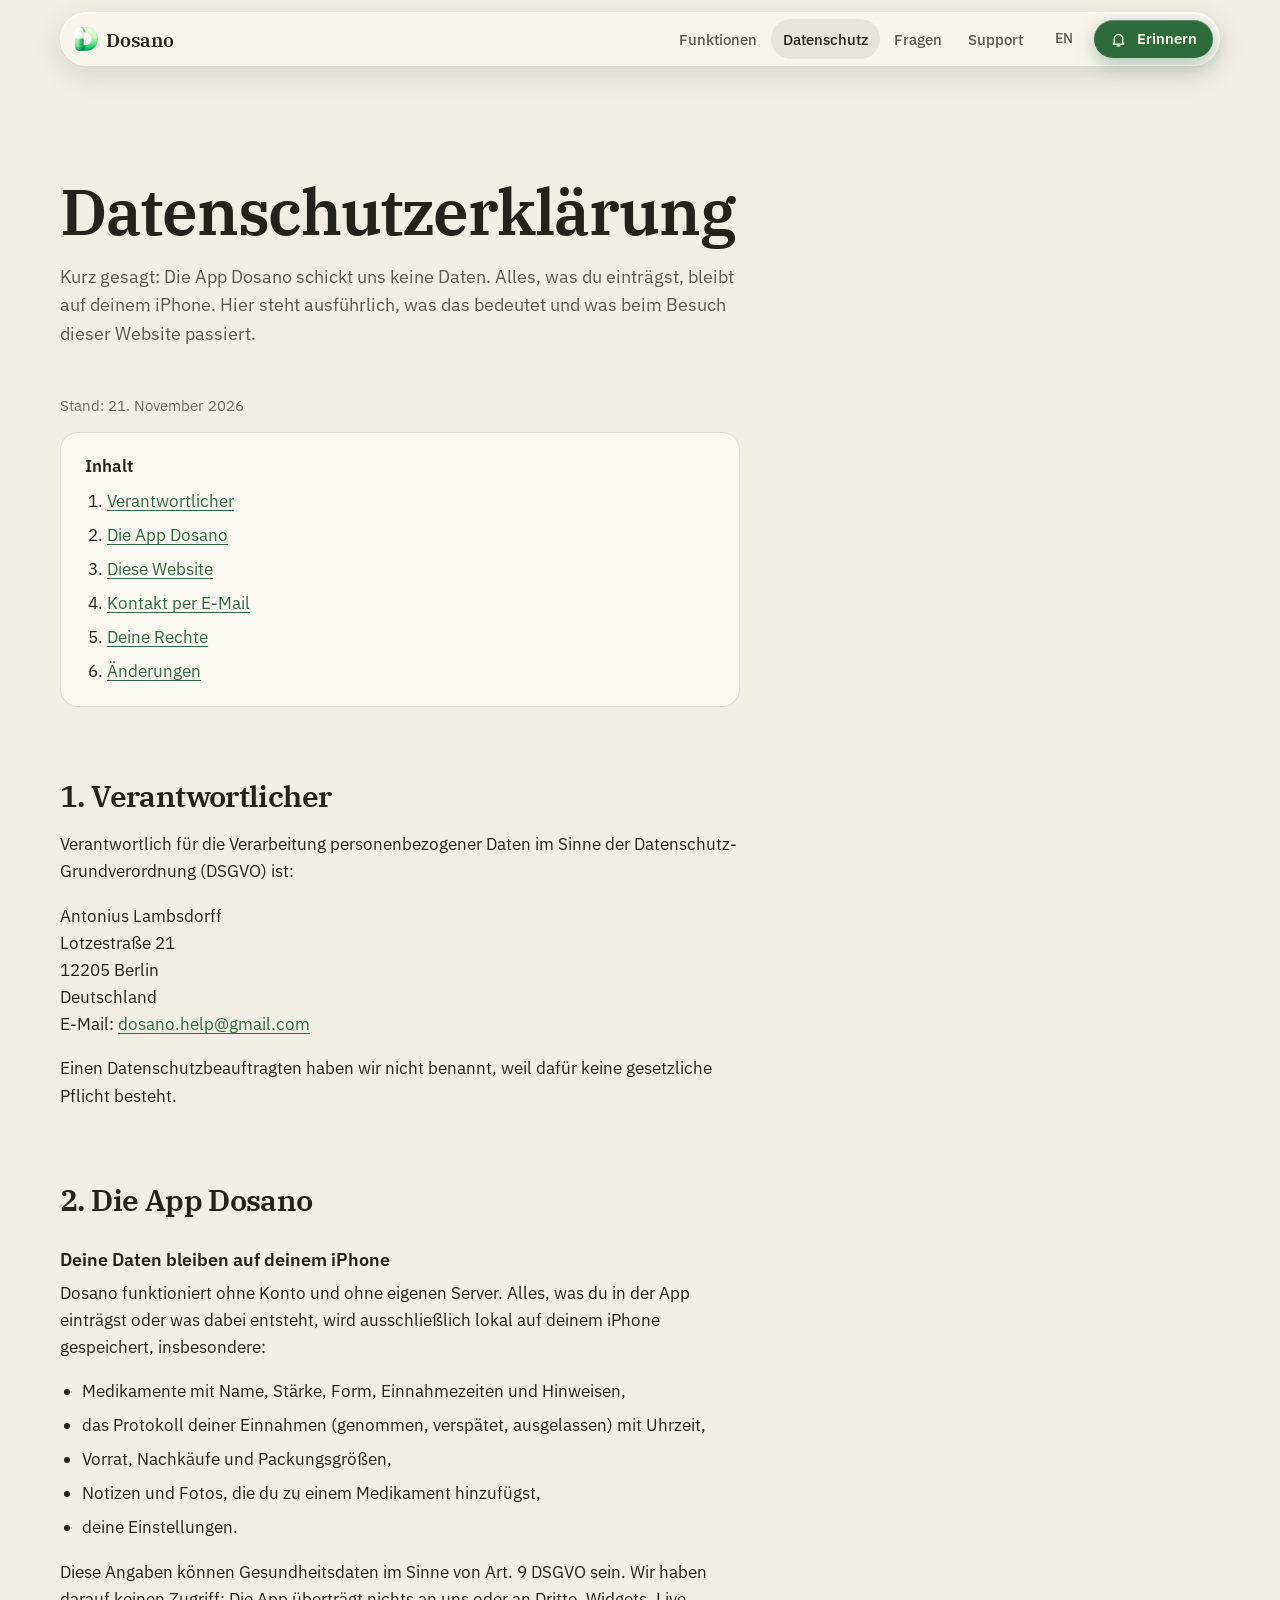
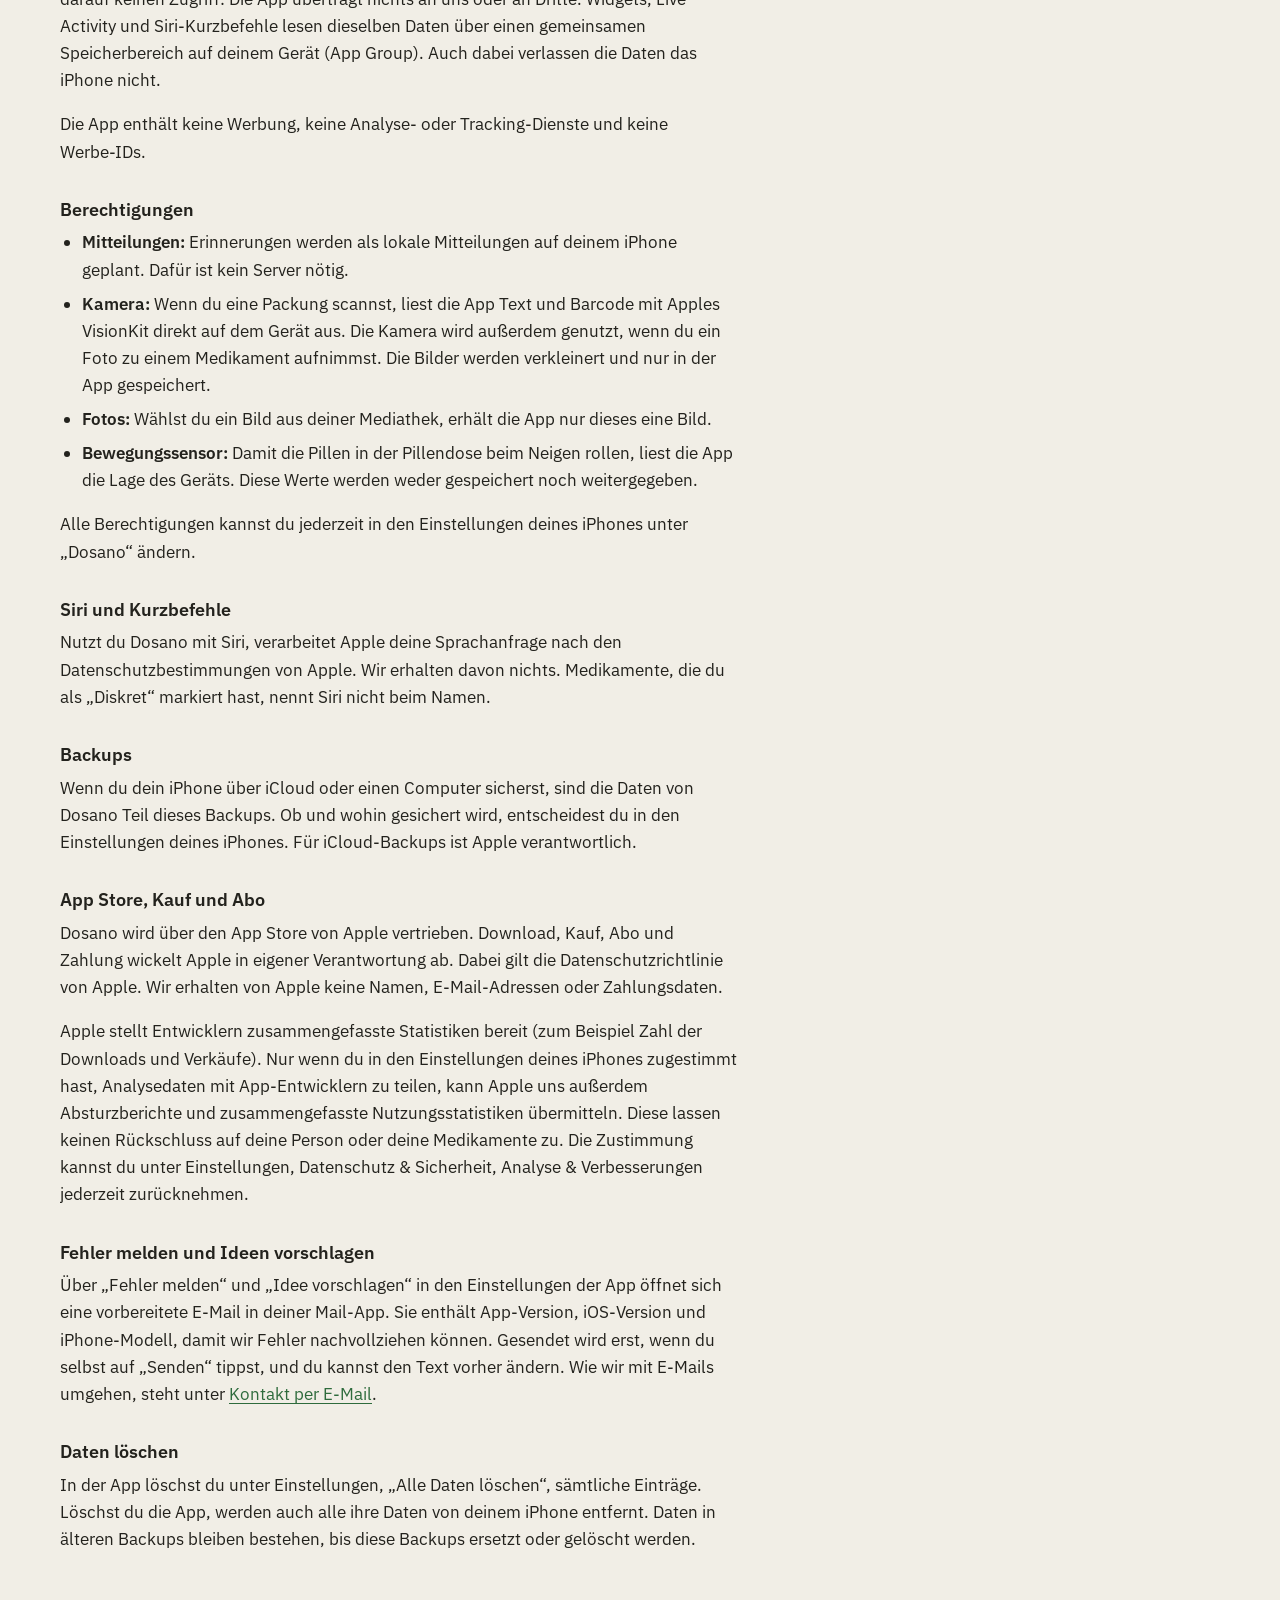
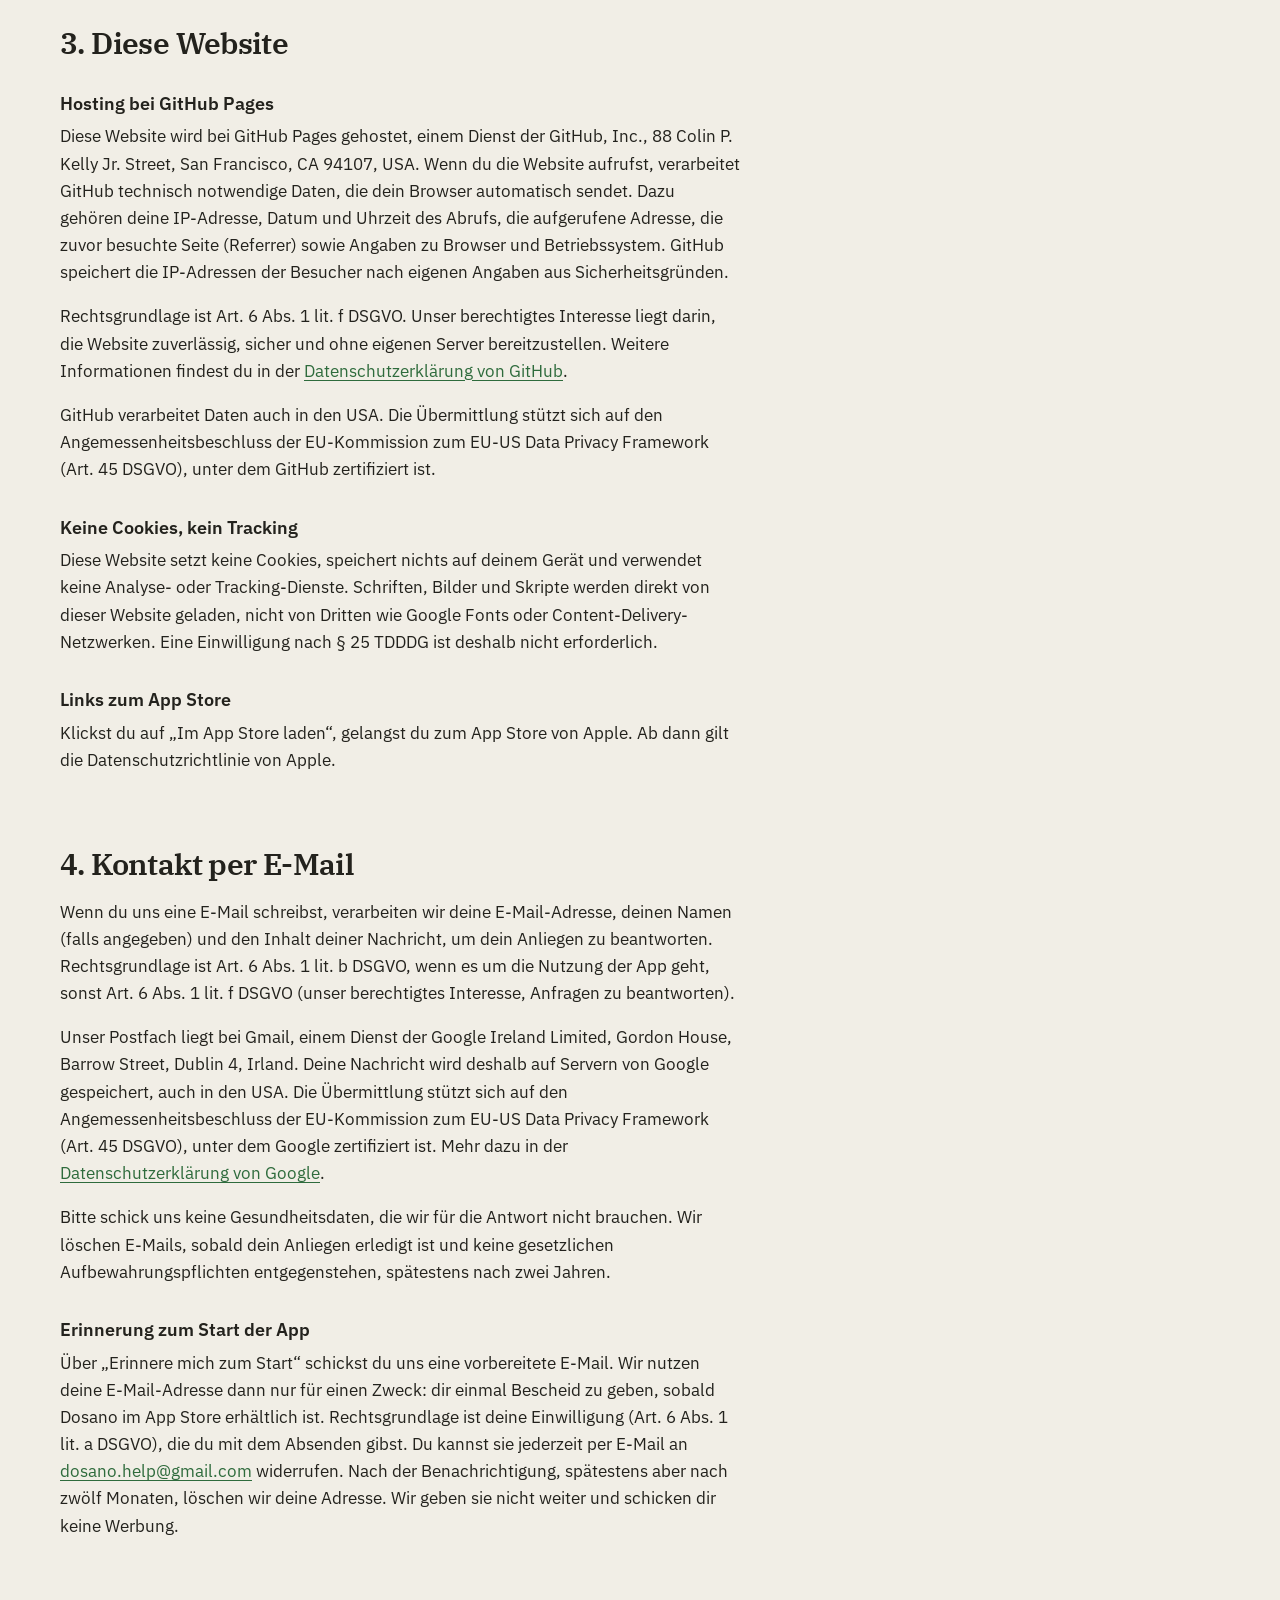
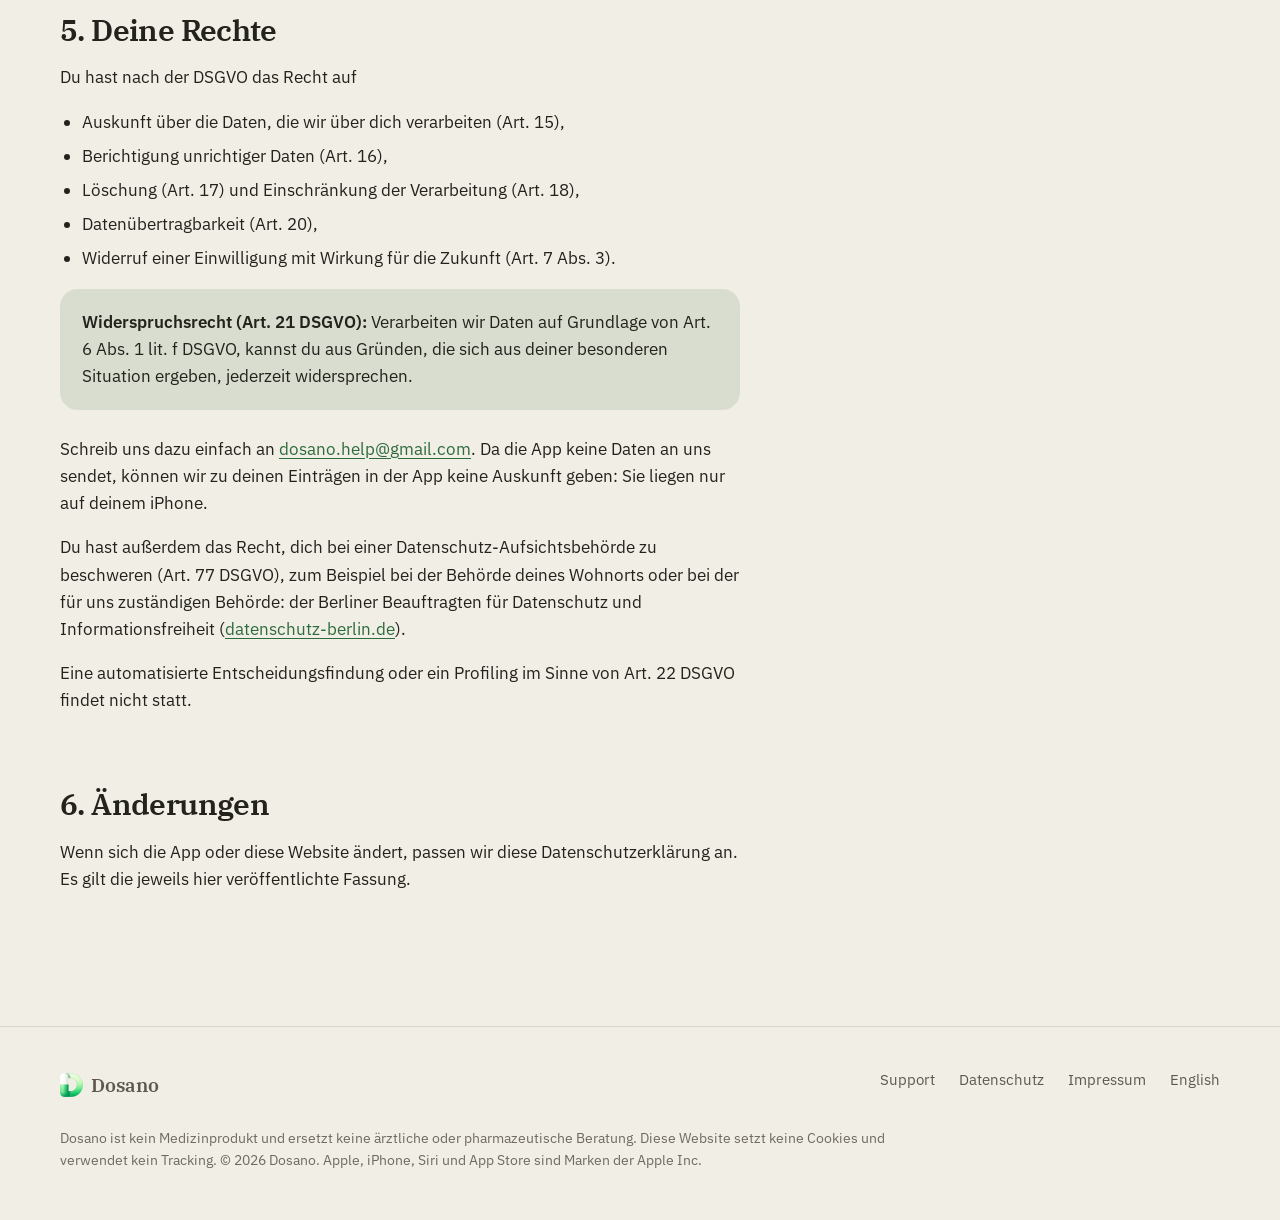
<file: datenschutz.html>
<!doctype html>
<html lang="de" class="vor-start">
<head>
<meta charset="utf-8">
<meta name="viewport" content="width=device-width, initial-scale=1, viewport-fit=cover">
<title>Datenschutzerklärung · Dosano</title>
<meta name="description" content="Datenschutzerklärung für die iPhone-App Dosano und diese Website. Dosano speichert alle Daten nur auf deinem Gerät.">
<meta name="theme-color" content="#F1EEE6" media="(prefers-color-scheme: light)">
<meta name="theme-color" content="#13120F" media="(prefers-color-scheme: dark)">
<link rel="canonical" href="https://dosano.app/datenschutz.html">
<link rel="alternate" hreflang="de" href="https://dosano.app/datenschutz.html">
<link rel="alternate" hreflang="en" href="https://dosano.app/en/privacy.html">
<link rel="alternate" hreflang="x-default" href="https://dosano.app/datenschutz.html">
<link rel="icon" href="assets/img/favicon-32.png" sizes="32x32">
<link rel="apple-touch-icon" href="apple-touch-icon.png">
<link rel="preload" href="assets/fonts/IBMPlexSerif-SemiBold.woff2" as="font" type="font/woff2" crossorigin>
<link rel="preload" href="assets/fonts/IBMPlexSans-Regular.woff2" as="font" type="font/woff2" crossorigin>
<link rel="stylesheet" href="assets/css/site.css?v=a65f5df6">
</head>
<body>
<a class="skip-link" href="#inhalt">Zum Inhalt springen</a>

<header class="site-header wrap">
  <nav class="nav glass" aria-label="Hauptnavigation">
    <a class="brand" href="./" aria-label="Dosano, Startseite"><img src="assets/img/logo-96.png" alt="" width="23" height="24">Dosano</a>
    <ul class="nav-links">
      <li><a href="./#erinnern">Funktionen</a></li>
      <li><a href="datenschutz.html" aria-current="page">Datenschutz</a></li>
      <li><a href="./#fragen">Fragen</a></li>
      <li><a href="support.html">Support</a></li>
    </ul>
    <span class="lang"><a href="en/privacy.html" hreflang="en" lang="en" aria-label="English version">EN</a></span>
    <a class="btn btn-primary btn-small" href="https://apps.apple.com/de/app/dosano/id0000000000" data-store><svg aria-hidden="true"><use href="assets/img/icons.svg?v=4f896641#i-store"/></svg>Laden</a>
<a class="btn btn-primary btn-small" href="mailto:dosano.help@gmail.com?subject=Erinnerung%3A%20Dosano%20im%20App%20Store&amp;body=Hallo%2C%0A%0Abitte%20schreibt%20mir%20eine%20kurze%20E-Mail%2C%20sobald%20Dosano%20im%20App%20Store%20ist.%0ADanach%20k%C3%B6nnt%20ihr%20meine%20Adresse%20wieder%20l%C3%B6schen.%0A%0AViele%20Gr%C3%BC%C3%9Fe" data-prelaunch><svg aria-hidden="true"><use href="assets/img/icons.svg?v=4f896641#i-bell"/></svg>Erinnern</a>
  </nav>
</header>

<main id="inhalt" class="wrap">
  <div class="page-head">
    <h1>Datenschutz&shy;erklärung</h1>
    <p>Kurz gesagt: Die App Dosano schickt uns keine Daten. Alles, was du einträgst, bleibt auf deinem iPhone. Hier steht ausführlich, was das bedeutet und was beim Besuch dieser Website passiert.</p>
  </div>

  <div class="prose">
    <p class="meta">Stand: 21. November 2026</p>

    <nav class="toc" aria-label="Inhalt dieser Seite">
      <strong>Inhalt</strong>
      <ol>
        <li><a href="#verantwortlich">Verantwortlicher</a></li>
        <li><a href="#app">Die App Dosano</a></li>
        <li><a href="#website">Diese Website</a></li>
        <li><a href="#kontakt">Kontakt per E-Mail</a></li>
        <li><a href="#rechte">Deine Rechte</a></li>
        <li><a href="#aenderungen">Änderungen</a></li>
      </ol>
    </nav>

    <h2 id="verantwortlich">1. Verantwortlicher</h2>
    <p>Verantwortlich für die Verarbeitung personenbezogener Daten im Sinne der Datenschutz-Grundverordnung (DSGVO) ist:</p>
    <address>
      Antonius Lambsdorff<br>
      Lotzestraße 21<br>
      12205 Berlin<br>
      Deutschland<br>
      E-Mail: <a href="mailto:dosano.help@gmail.com">dosano.help@gmail.com</a>
    </address>
    <p>Einen Datenschutzbeauftragten haben wir nicht benannt, weil dafür keine gesetzliche Pflicht besteht.</p>

    <h2 id="app">2. Die App Dosano</h2>

    <h3>Deine Daten bleiben auf deinem iPhone</h3>
    <p>Dosano funktioniert ohne Konto und ohne eigenen Server. Alles, was du in der App einträgst oder was dabei entsteht, wird ausschließlich lokal auf deinem iPhone gespeichert, insbesondere:</p>
    <ul>
      <li>Medikamente mit Name, Stärke, Form, Einnahmezeiten und Hinweisen,</li>
      <li>das Protokoll deiner Einnahmen (genommen, verspätet, ausgelassen) mit Uhrzeit,</li>
      <li>Vorrat, Nachkäufe und Packungsgrößen,</li>
      <li>Notizen und Fotos, die du zu einem Medikament hinzufügst,</li>
      <li>deine Einstellungen.</li>
    </ul>
    <p>Diese Angaben können Gesundheitsdaten im Sinne von Art. 9 DSGVO sein. Wir haben darauf keinen Zugriff: Die App überträgt nichts an uns oder an Dritte. Widgets, Live Activity und Siri-Kurzbefehle lesen dieselben Daten über einen gemeinsamen Speicherbereich auf deinem Gerät (App Group). Auch dabei verlassen die Daten das iPhone nicht.</p>
    <p>Die App enthält keine Werbung, keine Analyse- oder Tracking-Dienste und keine Werbe-IDs.</p>

    <h3>Berechtigungen</h3>
    <ul>
      <li><strong>Mitteilungen:</strong> Erinnerungen werden als lokale Mitteilungen auf deinem iPhone geplant. Dafür ist kein Server nötig.</li>
      <li><strong>Kamera:</strong> Wenn du eine Packung scannst, liest die App Text und Barcode mit Apples VisionKit direkt auf dem Gerät aus. Die Kamera wird außerdem genutzt, wenn du ein Foto zu einem Medikament aufnimmst. Die Bilder werden verkleinert und nur in der App gespeichert.</li>
      <li><strong>Fotos:</strong> Wählst du ein Bild aus deiner Mediathek, erhält die App nur dieses eine Bild.</li>
      <li><strong>Bewegungssensor:</strong> Damit die Pillen in der Pillendose beim Neigen rollen, liest die App die Lage des Geräts. Diese Werte werden weder gespeichert noch weitergegeben.</li>
    </ul>
    <p>Alle Berechtigungen kannst du jederzeit in den Einstellungen deines iPhones unter „Dosano“ ändern.</p>

    <h3>Siri und Kurzbefehle</h3>
    <p>Nutzt du Dosano mit Siri, verarbeitet Apple deine Sprachanfrage nach den Datenschutzbestimmungen von Apple. Wir erhalten davon nichts. Medikamente, die du als „Diskret“ markiert hast, nennt Siri nicht beim Namen.</p>

    <h3>Backups</h3>
    <p>Wenn du dein iPhone über iCloud oder einen Computer sicherst, sind die Daten von Dosano Teil dieses Backups. Ob und wohin gesichert wird, entscheidest du in den Einstellungen deines iPhones. Für iCloud-Backups ist Apple verantwortlich.</p>

    <h3>App Store, Kauf und Abo</h3>
    <p>Dosano wird über den App Store von Apple vertrieben. Download, Kauf, Abo und Zahlung wickelt Apple in eigener Verantwortung ab. Dabei gilt die Datenschutzrichtlinie von Apple. Wir erhalten von Apple keine Namen, E-Mail-Adressen oder Zahlungsdaten.</p>
    <p>Apple stellt Entwicklern zusammengefasste Statistiken bereit (zum Beispiel Zahl der Downloads und Verkäufe). Nur wenn du in den Einstellungen deines iPhones zugestimmt hast, Analysedaten mit App-Entwicklern zu teilen, kann Apple uns außerdem Absturzberichte und zusammengefasste Nutzungsstatistiken übermitteln. Diese lassen keinen Rückschluss auf deine Person oder deine Medikamente zu. Die Zustimmung kannst du unter Einstellungen, Datenschutz &amp; Sicherheit, Analyse &amp; Verbesserungen jederzeit zurücknehmen.</p>

    <h3>Fehler melden und Ideen vorschlagen</h3>
    <p>Über „Fehler melden“ und „Idee vorschlagen“ in den Einstellungen der App öffnet sich eine vorbereitete E-Mail in deiner Mail-App. Sie enthält App-Version, iOS-Version und iPhone-Modell, damit wir Fehler nachvollziehen können. Gesendet wird erst, wenn du selbst auf „Senden“ tippst, und du kannst den Text vorher ändern. Wie wir mit E-Mails umgehen, steht unter <a href="#kontakt">Kontakt per E-Mail</a>.</p>

    <h3>Daten löschen</h3>
    <p>In der App löschst du unter Einstellungen, „Alle Daten löschen“, sämtliche Einträge. Löschst du die App, werden auch alle ihre Daten von deinem iPhone entfernt. Daten in älteren Backups bleiben bestehen, bis diese Backups ersetzt oder gelöscht werden.</p>

    <h2 id="website">3. Diese Website</h2>

    <h3>Hosting bei GitHub Pages</h3>
    <p>Diese Website wird bei GitHub Pages gehostet, einem Dienst der GitHub, Inc., 88 Colin P. Kelly Jr. Street, San Francisco, CA 94107, USA. Wenn du die Website aufrufst, verarbeitet GitHub technisch notwendige Daten, die dein Browser automatisch sendet. Dazu gehören deine IP-Adresse, Datum und Uhrzeit des Abrufs, die aufgerufene Adresse, die zuvor besuchte Seite (Referrer) sowie Angaben zu Browser und Betriebssystem. GitHub speichert die IP-Adressen der Besucher nach eigenen Angaben aus Sicherheitsgründen.</p>
    <p>Rechtsgrundlage ist Art. 6 Abs. 1 lit. f DSGVO. Unser berechtigtes Interesse liegt darin, die Website zuverlässig, sicher und ohne eigenen Server bereitzustellen. Weitere Informationen findest du in der <a href="https://docs.github.com/de/site-policy/privacy-policies/github-general-privacy-statement">Datenschutzerklärung von GitHub</a>.</p>
    <p>GitHub verarbeitet Daten auch in den USA. Die Übermittlung stützt sich auf den Angemessenheitsbeschluss der EU-Kommission zum EU-US Data Privacy Framework (Art. 45 DSGVO), unter dem GitHub zertifiziert ist.</p>

    <h3>Keine Cookies, kein Tracking</h3>
    <p>Diese Website setzt keine Cookies, speichert nichts auf deinem Gerät und verwendet keine Analyse- oder Tracking-Dienste. Schriften, Bilder und Skripte werden direkt von dieser Website geladen, nicht von Dritten wie Google Fonts oder Content-Delivery-Netzwerken. Eine Einwilligung nach § 25 TDDDG ist deshalb nicht erforderlich.</p>

    <h3>Links zum App Store</h3>
    <p>Klickst du auf „Im App Store laden“, gelangst du zum App Store von Apple. Ab dann gilt die Datenschutzrichtlinie von Apple.</p>

    <h2 id="kontakt">4. Kontakt per E-Mail</h2>
    <p>Wenn du uns eine E-Mail schreibst, verarbeiten wir deine E-Mail-Adresse, deinen Namen (falls angegeben) und den Inhalt deiner Nachricht, um dein Anliegen zu beantworten. Rechtsgrundlage ist Art. 6 Abs. 1 lit. b DSGVO, wenn es um die Nutzung der App geht, sonst Art. 6 Abs. 1 lit. f DSGVO (unser berechtigtes Interesse, Anfragen zu beantworten).</p>
    <p>Unser Postfach liegt bei Gmail, einem Dienst der Google Ireland Limited, Gordon House, Barrow Street, Dublin 4, Irland. Deine Nachricht wird deshalb auf Servern von Google gespeichert, auch in den USA. Die Übermittlung stützt sich auf den Angemessenheitsbeschluss der EU-Kommission zum EU-US Data Privacy Framework (Art. 45 DSGVO), unter dem Google zertifiziert ist. Mehr dazu in der <a href="https://policies.google.com/privacy?hl=de">Datenschutzerklärung von Google</a>.</p>
    <p>Bitte schick uns keine Gesundheitsdaten, die wir für die Antwort nicht brauchen. Wir löschen E-Mails, sobald dein Anliegen erledigt ist und keine gesetzlichen Aufbewahrungspflichten entgegenstehen, spätestens nach zwei Jahren.</p>


    <h3>Erinnerung zum Start der App</h3>
    <p>Über „Erinnere mich zum Start“ schickst du uns eine vorbereitete E-Mail. Wir nutzen deine E-Mail-Adresse dann nur für einen Zweck: dir einmal Bescheid zu geben, sobald Dosano im App Store erhältlich ist. Rechtsgrundlage ist deine Einwilligung (Art. 6 Abs. 1 lit. a DSGVO), die du mit dem Absenden gibst. Du kannst sie jederzeit per E-Mail an <a href="mailto:dosano.help@gmail.com">dosano.help@gmail.com</a> widerrufen. Nach der Benachrichtigung, spätestens aber nach zwölf Monaten, löschen wir deine Adresse. Wir geben sie nicht weiter und schicken dir keine Werbung.</p>

    <h2 id="rechte">5. Deine Rechte</h2>
    <p>Du hast nach der DSGVO das Recht auf</p>
    <ul>
      <li>Auskunft über die Daten, die wir über dich verarbeiten (Art. 15),</li>
      <li>Berichtigung unrichtiger Daten (Art. 16),</li>
      <li>Löschung (Art. 17) und Einschränkung der Verarbeitung (Art. 18),</li>
      <li>Datenübertragbarkeit (Art. 20),</li>
      <li>Widerruf einer Einwilligung mit Wirkung für die Zukunft (Art. 7 Abs. 3).</li>
    </ul>
    <div class="callout">
      <p><strong>Widerspruchsrecht (Art. 21 DSGVO):</strong> Verarbeiten wir Daten auf Grundlage von Art. 6 Abs. 1 lit. f DSGVO, kannst du aus Gründen, die sich aus deiner besonderen Situation ergeben, jederzeit widersprechen.</p>
    </div>
    <p>Schreib uns dazu einfach an <a href="mailto:dosano.help@gmail.com">dosano.help@gmail.com</a>. Da die App keine Daten an uns sendet, können wir zu deinen Einträgen in der App keine Auskunft geben: Sie liegen nur auf deinem iPhone.</p>
    <p>Du hast außerdem das Recht, dich bei einer Datenschutz-Aufsichtsbehörde zu beschweren (Art. 77 DSGVO), zum Beispiel bei der Behörde deines Wohnorts oder bei der für uns zuständigen Behörde: der Berliner Beauftragten für Datenschutz und Informationsfreiheit (<a href="https://www.datenschutz-berlin.de">datenschutz-berlin.de</a>).</p>
    <p>Eine automatisierte Entscheidungsfindung oder ein Profiling im Sinne von Art. 22 DSGVO findet nicht statt.</p>

    <h2 id="aenderungen">6. Änderungen</h2>
    <p>Wenn sich die App oder diese Website ändert, passen wir diese Datenschutzerklärung an. Es gilt die jeweils hier veröffentlichte Fassung.</p>
  </div>
</main>

<footer class="site-footer">
  <div class="wrap">
    <div class="footer-grid">
      <a class="brand" href="./"><img src="assets/img/logo-96.png" alt="" width="23" height="24">Dosano</a>
      <nav aria-label="Rechtliches und Hilfe">
        <ul>
          <li><a href="support.html">Support</a></li>
          <li><a href="datenschutz.html" aria-current="page">Datenschutz</a></li>
          <li><a href="impressum.html">Impressum</a></li>
          <li><a href="en/privacy.html" hreflang="en" lang="en">English</a></li>
        </ul>
      </nav>
    </div>
    <p class="footer-small">Dosano ist kein Medizinprodukt und ersetzt keine ärztliche oder pharmazeutische Beratung. Diese Website setzt keine Cookies und verwendet kein Tracking. © 2026 Dosano. Apple, iPhone, Siri und App Store sind Marken der Apple Inc.</p>
  </div>
</footer>
</body>
</html>
</file>
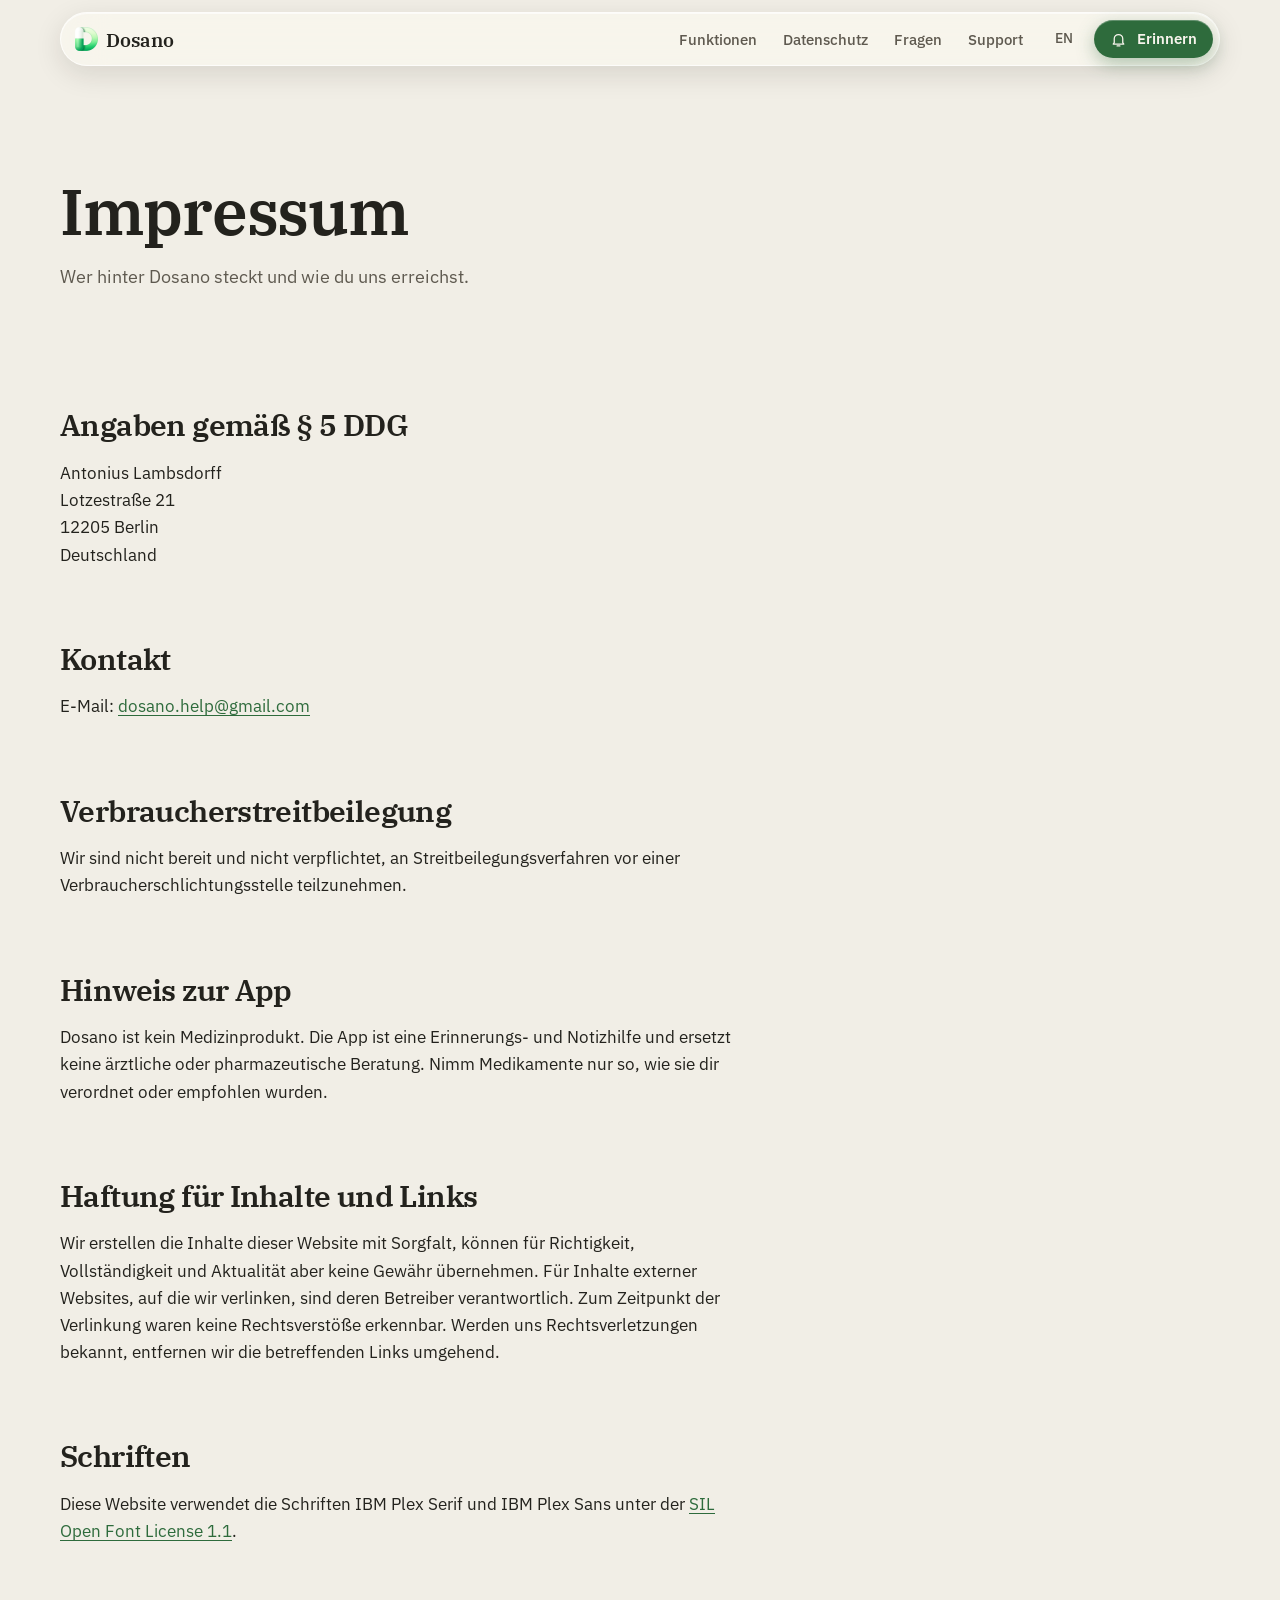
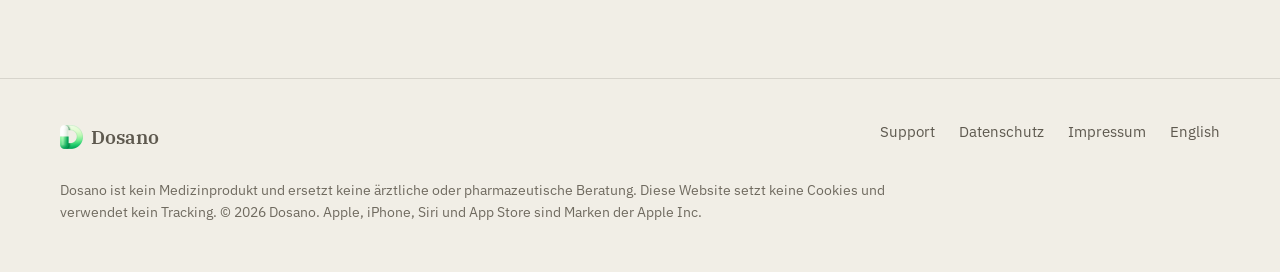
<file: impressum.html>
<!doctype html>
<html lang="de" class="vor-start">
<head>
<meta charset="utf-8">
<meta name="viewport" content="width=device-width, initial-scale=1, viewport-fit=cover">
<title>Impressum · Dosano</title>
<meta name="description" content="Impressum der Website und der iPhone-App Dosano.">
<meta name="theme-color" content="#F1EEE6" media="(prefers-color-scheme: light)">
<meta name="theme-color" content="#13120F" media="(prefers-color-scheme: dark)">
<link rel="canonical" href="https://dosano.app/impressum.html">
<link rel="alternate" hreflang="de" href="https://dosano.app/impressum.html">
<link rel="alternate" hreflang="en" href="https://dosano.app/en/legal-notice.html">
<link rel="alternate" hreflang="x-default" href="https://dosano.app/impressum.html">
<link rel="icon" href="assets/img/favicon-32.png" sizes="32x32">
<link rel="apple-touch-icon" href="apple-touch-icon.png">
<link rel="preload" href="assets/fonts/IBMPlexSerif-SemiBold.woff2" as="font" type="font/woff2" crossorigin>
<link rel="preload" href="assets/fonts/IBMPlexSans-Regular.woff2" as="font" type="font/woff2" crossorigin>
<link rel="stylesheet" href="assets/css/site.css?v=a65f5df6">
</head>
<body>
<a class="skip-link" href="#inhalt">Zum Inhalt springen</a>

<header class="site-header wrap">
  <nav class="nav glass" aria-label="Hauptnavigation">
    <a class="brand" href="./" aria-label="Dosano, Startseite"><img src="assets/img/logo-96.png" alt="" width="23" height="24">Dosano</a>
    <ul class="nav-links">
      <li><a href="./#erinnern">Funktionen</a></li>
      <li><a href="datenschutz.html">Datenschutz</a></li>
      <li><a href="./#fragen">Fragen</a></li>
      <li><a href="support.html">Support</a></li>
    </ul>
    <span class="lang"><a href="en/legal-notice.html" hreflang="en" lang="en" aria-label="English version">EN</a></span>
    <a class="btn btn-primary btn-small" href="https://apps.apple.com/de/app/dosano/id0000000000" data-store><svg aria-hidden="true"><use href="assets/img/icons.svg?v=4f896641#i-store"/></svg>Laden</a>
<a class="btn btn-primary btn-small" href="mailto:dosano.help@gmail.com?subject=Erinnerung%3A%20Dosano%20im%20App%20Store&amp;body=Hallo%2C%0A%0Abitte%20schreibt%20mir%20eine%20kurze%20E-Mail%2C%20sobald%20Dosano%20im%20App%20Store%20ist.%0ADanach%20k%C3%B6nnt%20ihr%20meine%20Adresse%20wieder%20l%C3%B6schen.%0A%0AViele%20Gr%C3%BC%C3%9Fe" data-prelaunch><svg aria-hidden="true"><use href="assets/img/icons.svg?v=4f896641#i-bell"/></svg>Erinnern</a>
  </nav>
</header>

<main id="inhalt" class="wrap">
  <div class="page-head">
    <h1>Impressum</h1>
    <p>Wer hinter Dosano steckt und wie du uns erreichst.</p>
  </div>

  <div class="prose">
    <h2>Angaben gemäß § 5 DDG</h2>
    <address>
      Antonius Lambsdorff<br>
      Lotzestraße 21<br>
      12205 Berlin<br>
      Deutschland
    </address>

    <h2>Kontakt</h2>
    <p>
      E-Mail: <a href="mailto:dosano.help@gmail.com">dosano.help@gmail.com</a>
    </p>


    <h2>Verbraucherstreitbeilegung</h2>
    <p>Wir sind nicht bereit und nicht verpflichtet, an Streitbeilegungsverfahren vor einer Verbraucherschlichtungsstelle teilzunehmen.</p>

    <h2>Hinweis zur App</h2>
    <p>Dosano ist kein Medizinprodukt. Die App ist eine Erinnerungs- und Notizhilfe und ersetzt keine ärztliche oder pharmazeutische Beratung. Nimm Medikamente nur so, wie sie dir verordnet oder empfohlen wurden.</p>

    <h2>Haftung für Inhalte und Links</h2>
    <p>Wir erstellen die Inhalte dieser Website mit Sorgfalt, können für Richtigkeit, Vollständigkeit und Aktualität aber keine Gewähr übernehmen. Für Inhalte externer Websites, auf die wir verlinken, sind deren Betreiber verantwortlich. Zum Zeitpunkt der Verlinkung waren keine Rechtsverstöße erkennbar. Werden uns Rechtsverletzungen bekannt, entfernen wir die betreffenden Links umgehend.</p>

    <h2>Schriften</h2>
    <p>Diese Website verwendet die Schriften IBM Plex Serif und IBM Plex Sans unter der <a href="assets/fonts/OFL.txt">SIL Open Font License 1.1</a>.</p>
  </div>
</main>

<footer class="site-footer">
  <div class="wrap">
    <div class="footer-grid">
      <a class="brand" href="./"><img src="assets/img/logo-96.png" alt="" width="23" height="24">Dosano</a>
      <nav aria-label="Rechtliches und Hilfe">
        <ul>
          <li><a href="support.html">Support</a></li>
          <li><a href="datenschutz.html">Datenschutz</a></li>
          <li><a href="impressum.html" aria-current="page">Impressum</a></li>
          <li><a href="en/legal-notice.html" hreflang="en" lang="en">English</a></li>
        </ul>
      </nav>
    </div>
    <p class="footer-small">Dosano ist kein Medizinprodukt und ersetzt keine ärztliche oder pharmazeutische Beratung. Diese Website setzt keine Cookies und verwendet kein Tracking. © 2026 Dosano. Apple, iPhone, Siri und App Store sind Marken der Apple Inc.</p>
  </div>
</footer>
</body>
</html>
</file>
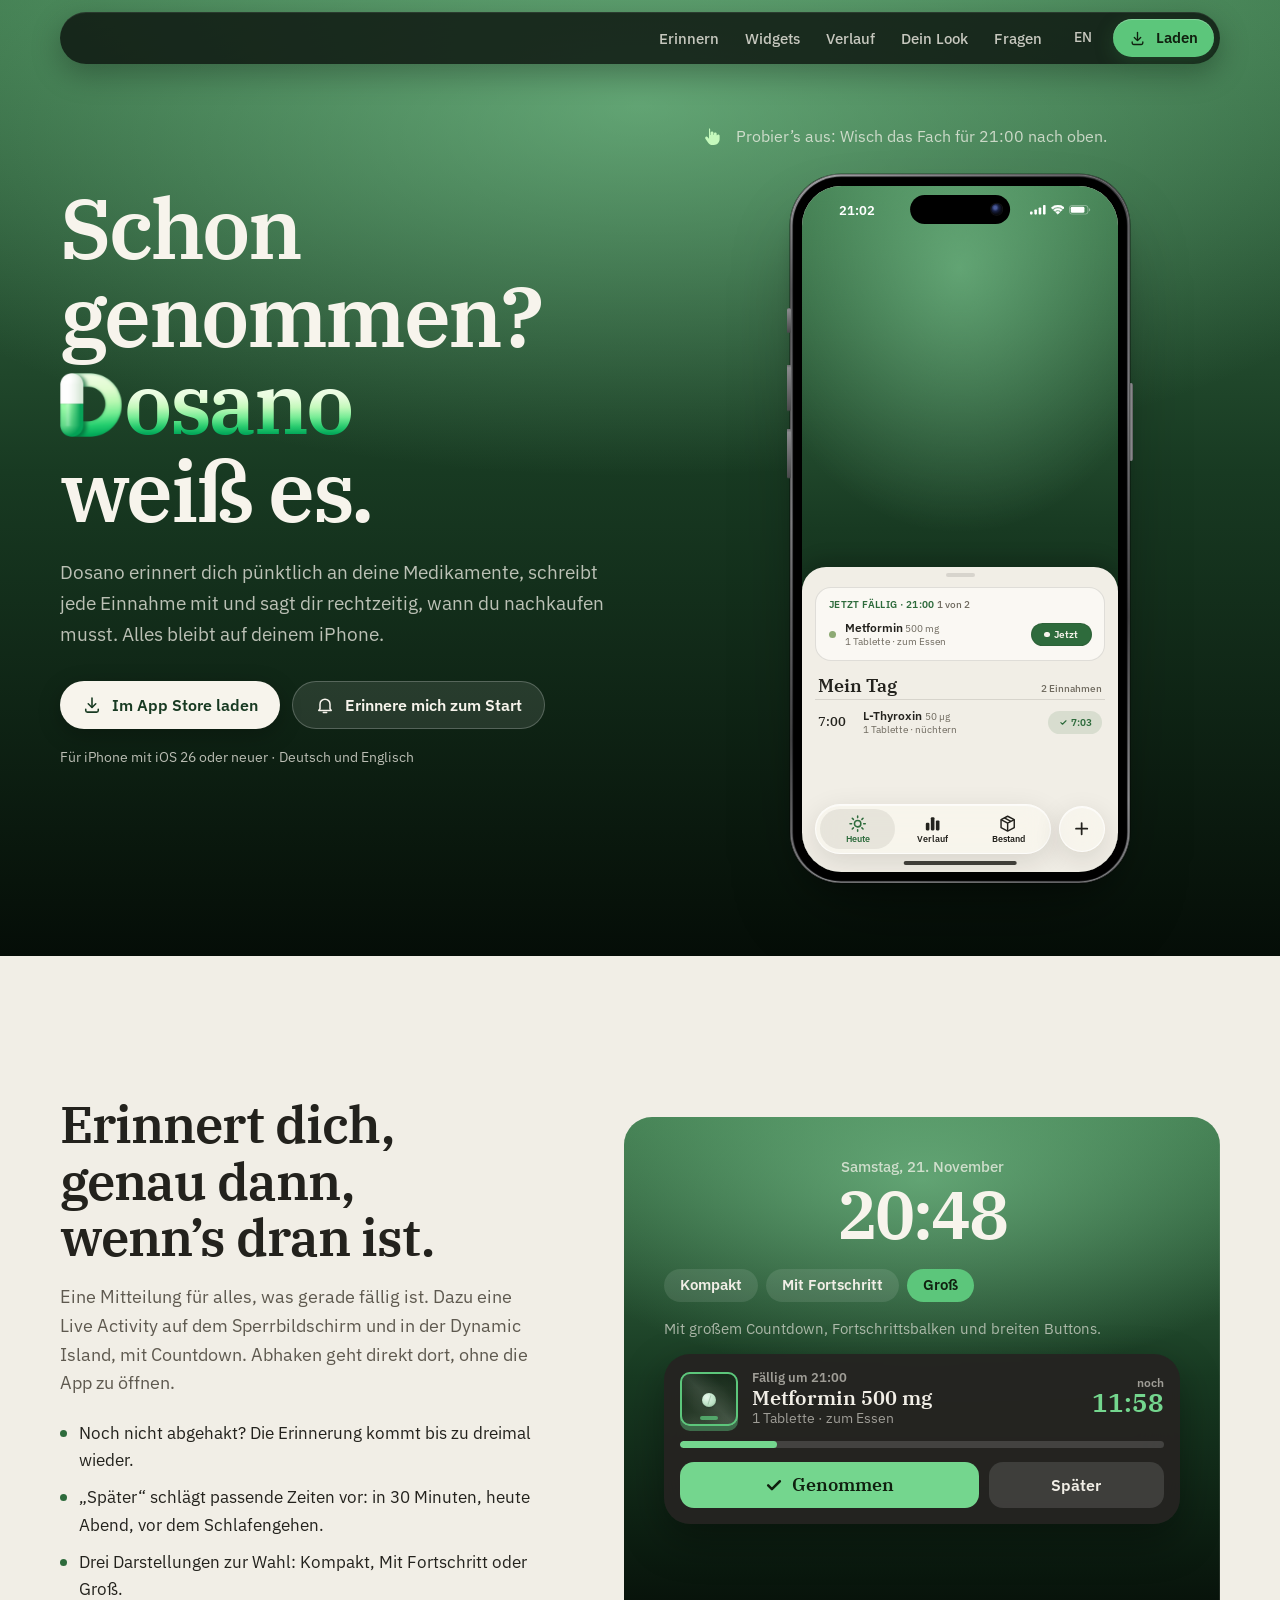
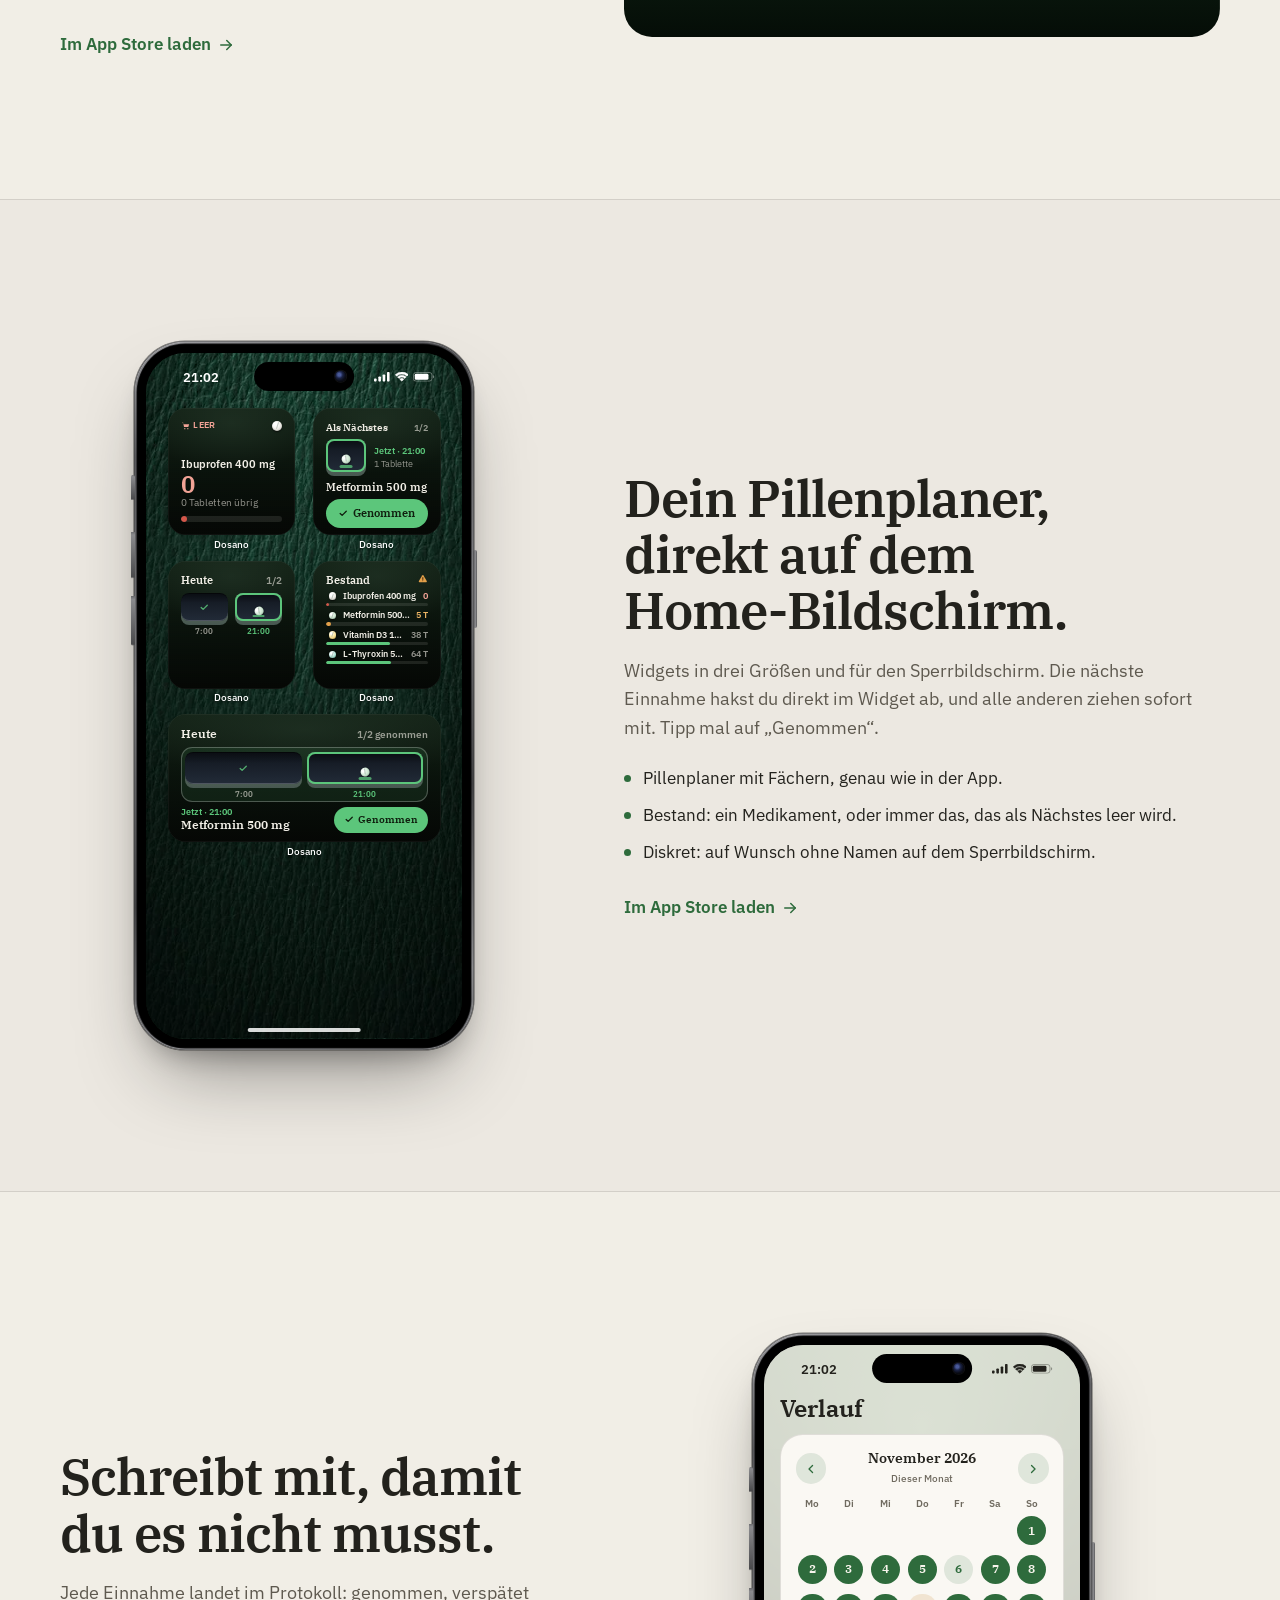
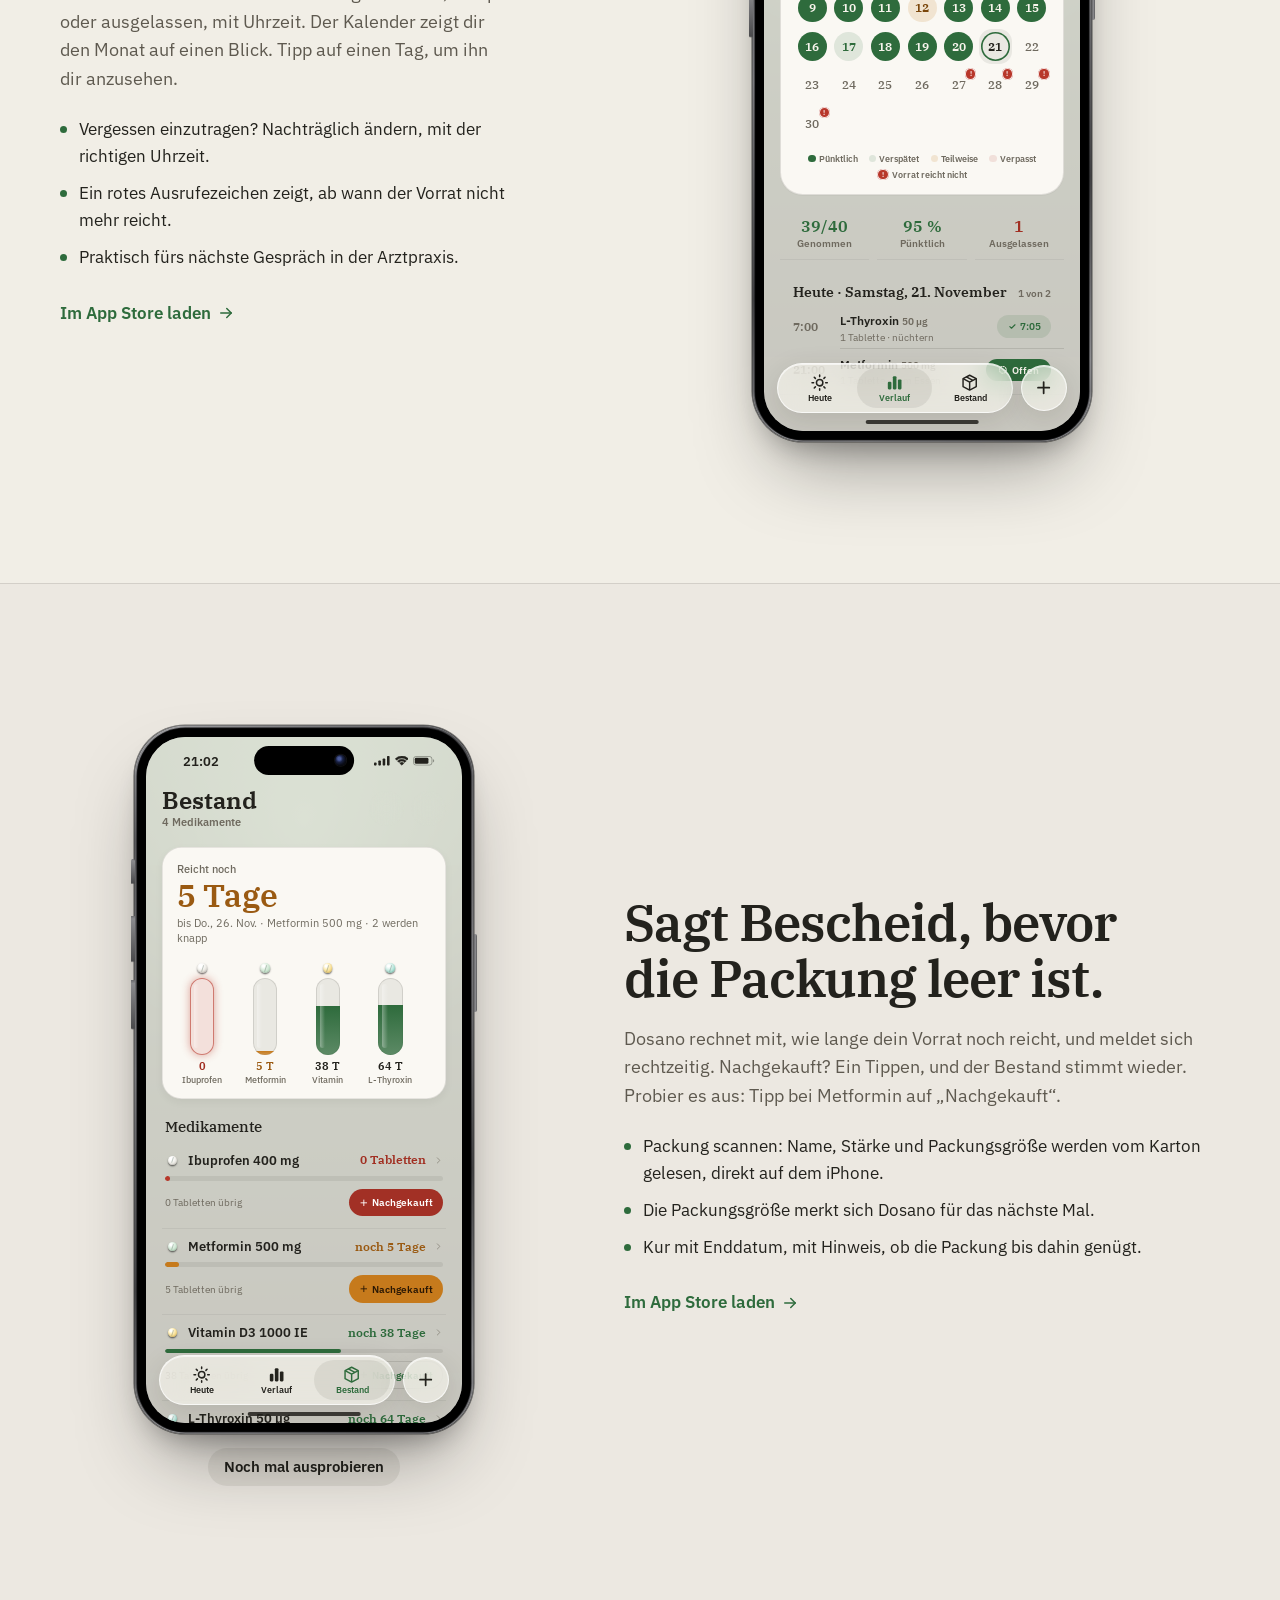
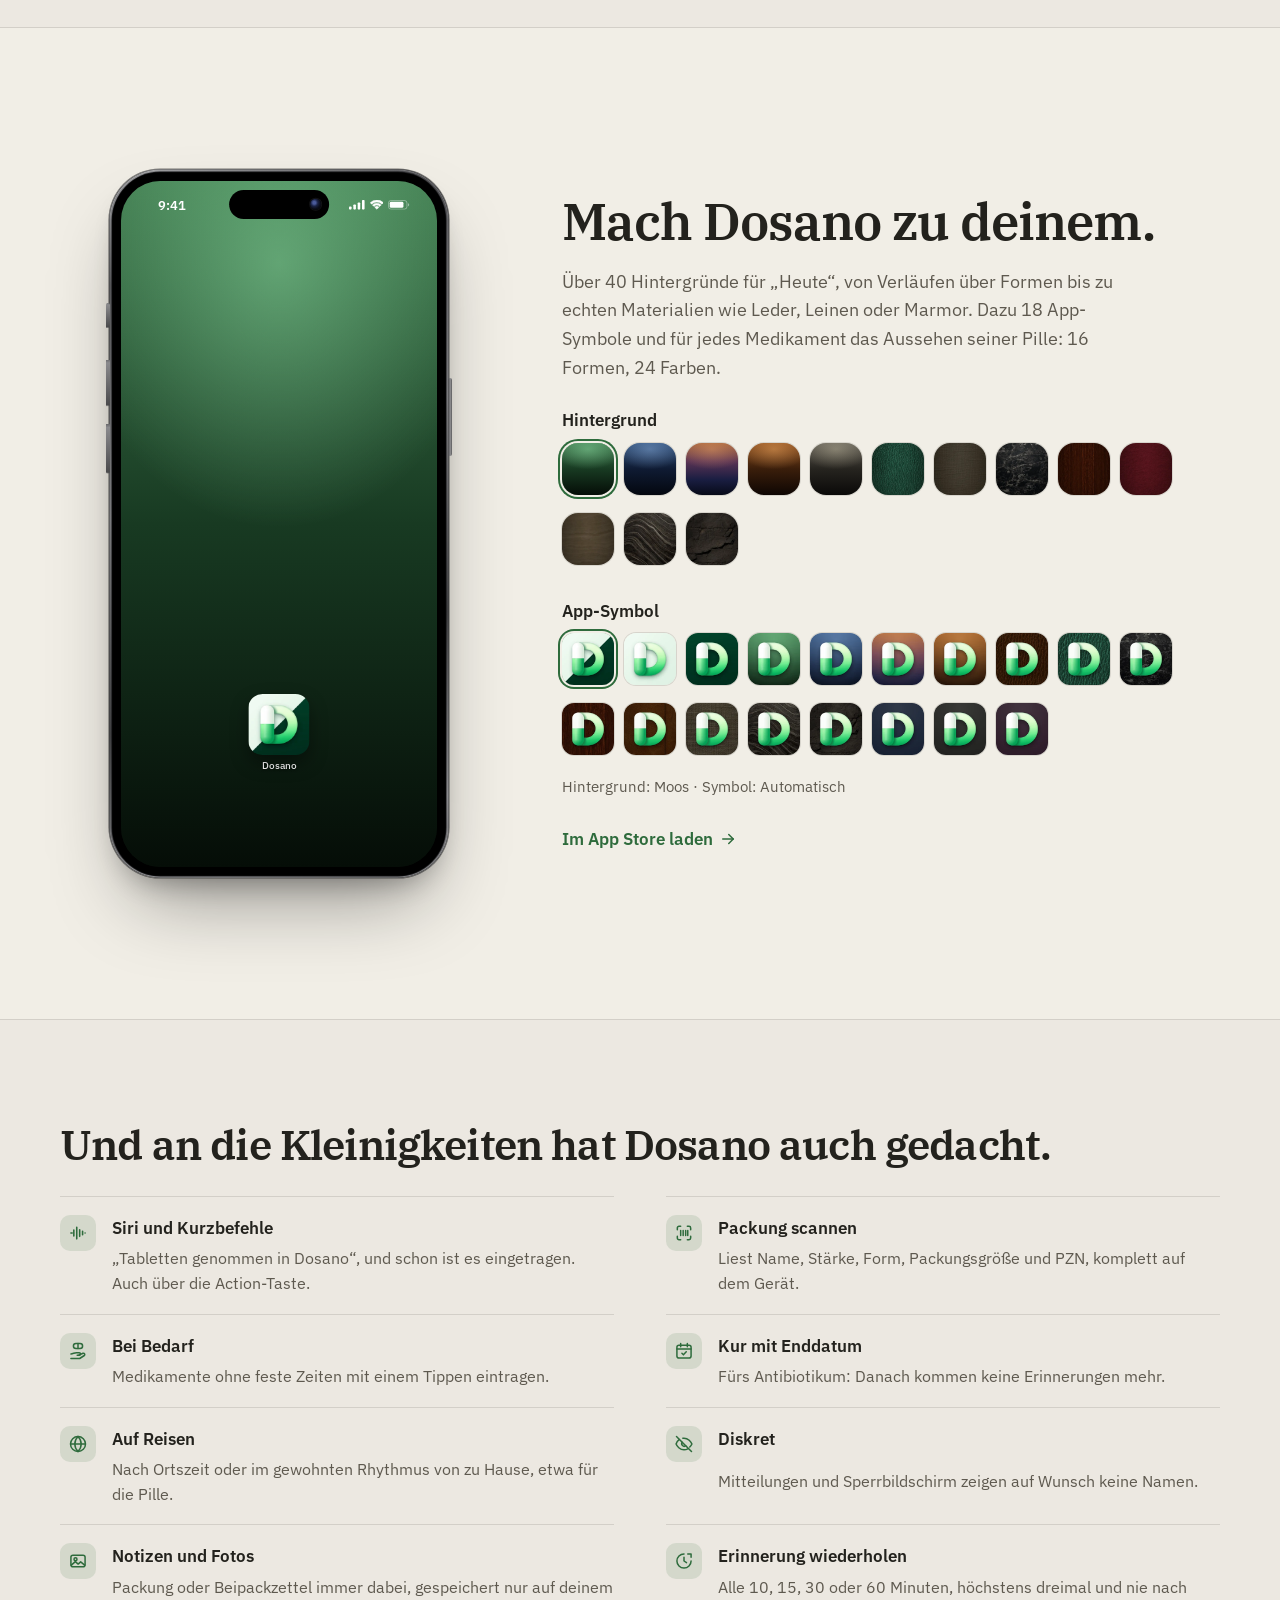
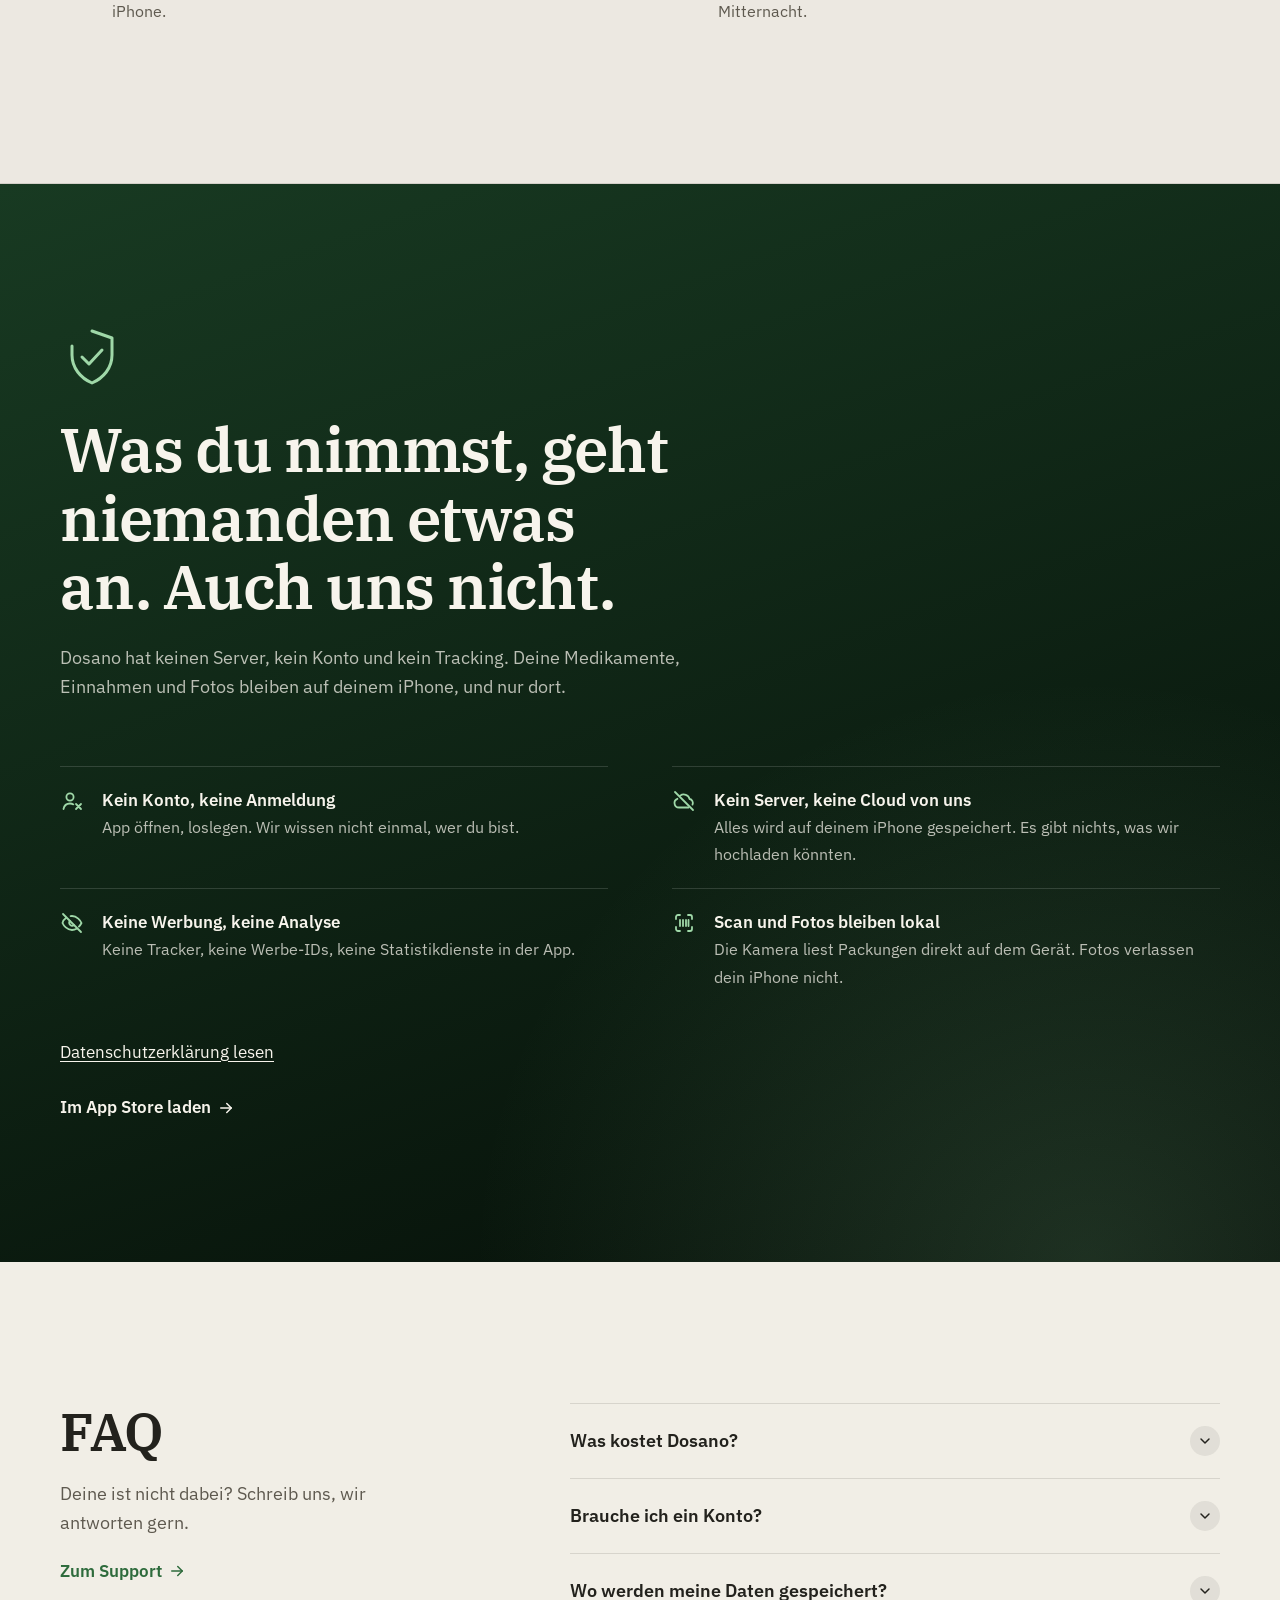
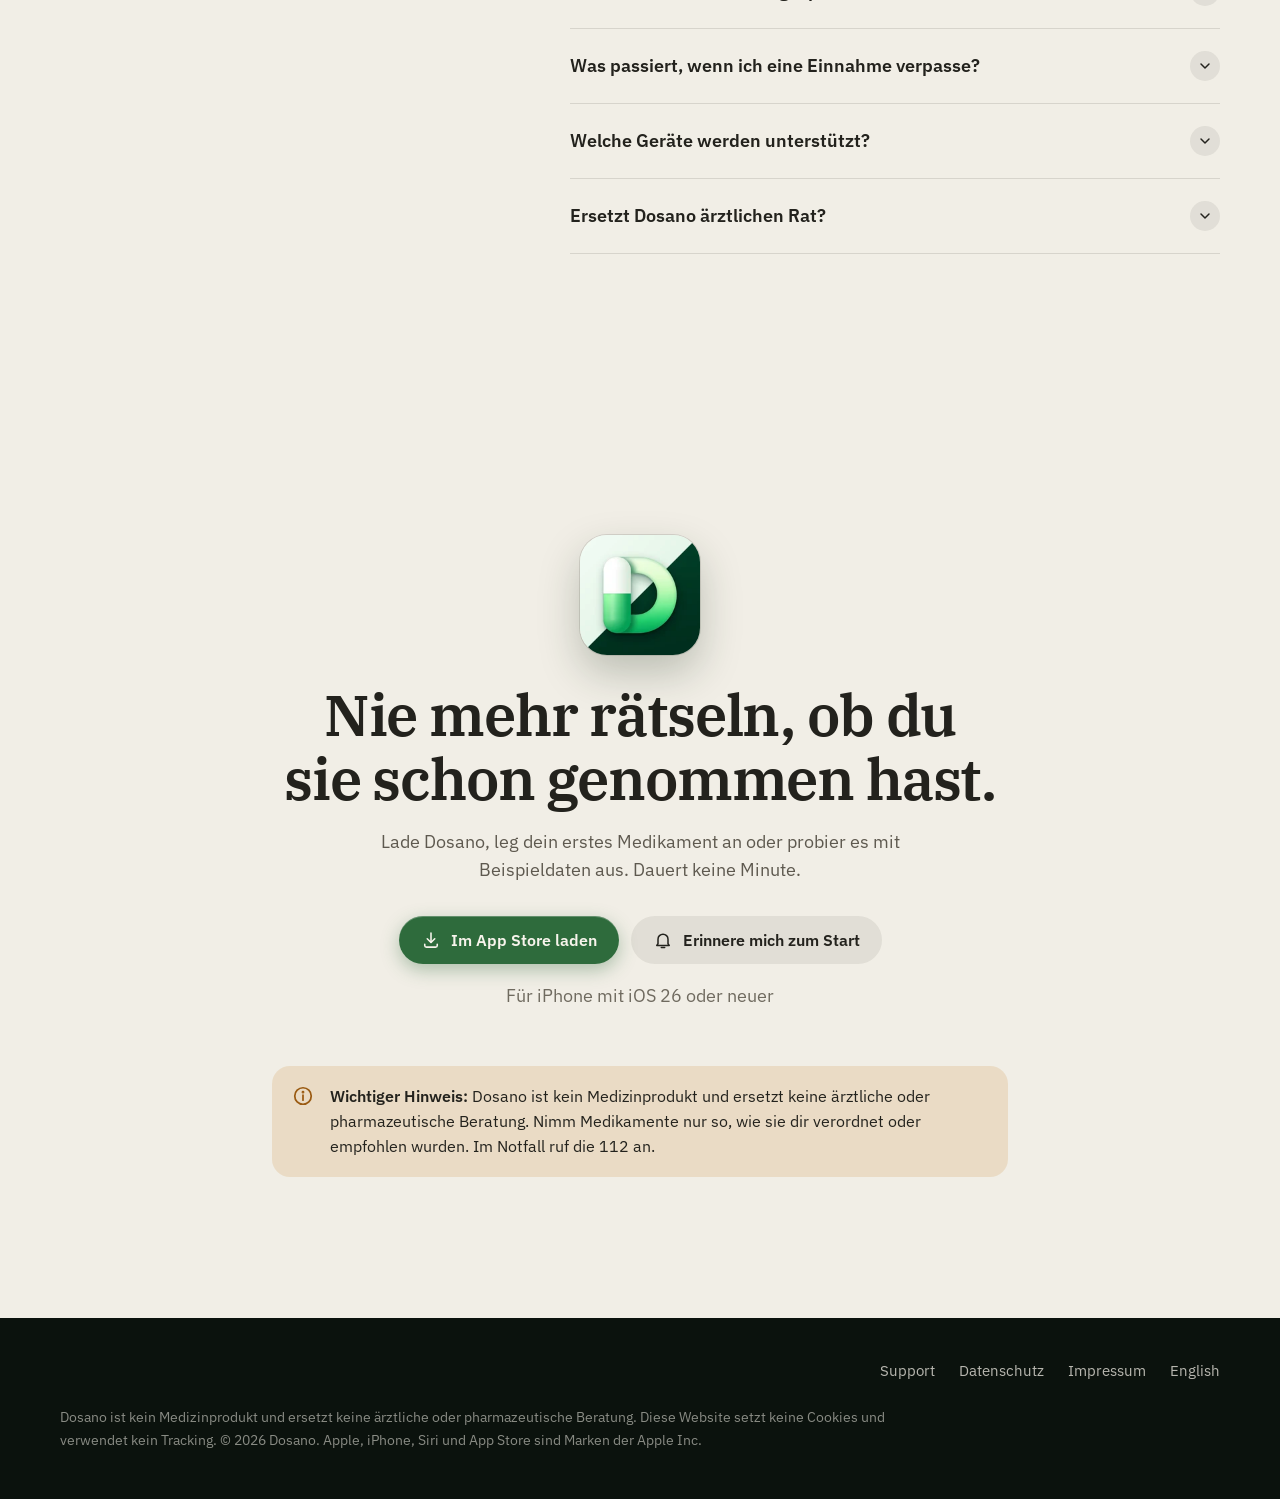
<file: index.src.html>
<!doctype html>
<html lang="de">
<head>
<meta charset="utf-8">
<meta name="viewport" content="width=device-width, initial-scale=1, viewport-fit=cover">
<title>Dosano: Medikamente pünktlich nehmen, Vorrat im Blick</title>
<meta name="description" content="Dosano erinnert dich zuverlässig an deine Medikamente, protokolliert jede Einnahme und sagt dir rechtzeitig, wann du nachkaufen musst. Alle Daten bleiben auf deinem iPhone.">
<link rel="canonical" href="https://dosano.app/">
<link rel="alternate" hreflang="de" href="https://dosano.app/">
<link rel="alternate" hreflang="en" href="https://dosano.app/en/">
<link rel="alternate" hreflang="x-default" href="https://dosano.app/">
<meta name="theme-color" content="#183A22">
<link rel="icon" href="assets/img/favicon-32.png" sizes="32x32">
<link rel="apple-touch-icon" href="apple-touch-icon.png">
<link rel="preload" href="assets/fonts/IBMPlexSerif-SemiBold.woff2" as="font" type="font/woff2" crossorigin>
<link rel="preload" href="assets/fonts/IBMPlexSans-Regular.woff2" as="font" type="font/woff2" crossorigin>
<link rel="stylesheet" href="assets/css/site.css">
<link rel="stylesheet" href="assets/css/neu.css">
<meta property="og:type" content="website">
<meta property="og:title" content="Dosano: Schon genommen? Dosano weiß es.">
<meta property="og:description" content="Erinnert an Medikamente, protokolliert jede Einnahme, behält den Vorrat im Blick. Alles bleibt auf deinem iPhone.">
<meta property="og:locale" content="de_DE">
<!-- Sobald die App im App Store ist: App-ID eintragen, dann zeigt Safari ein Banner an.
<meta name="apple-itunes-app" content="app-id=0000000000"> -->
<meta property="og:image" content="https://dosano.app/assets/img/og.png">
<meta property="og:url" content="https://dosano.app/">
<script>document.documentElement.classList.add('js');setTimeout(function(){var r=document.documentElement;if(!r.classList.contains('js-ok'))r.classList.remove('js')},4000)</script>
<script src="assets/js/neu.js" defer></script>
</head>
<body>
<a class="skip-link" href="#inhalt">Zum Inhalt springen</a>

<header class="site-header n-header wrap">
  <nav class="nav" aria-label="Hauptnavigation">
    <a class="brand" href="./" aria-label="Dosano, Startseite"><!--WORDMARK--></a>
    <ul class="nav-links">
      <li><a href="#erinnern">Erinnern</a></li>
      <li><a href="#widgets">Widgets</a></li>
      <li><a href="#verlauf">Verlauf</a></li>
      <li><a href="#dein-look">Dein Look</a></li>
      <li><a href="#fragen">Fragen</a></li>
    </ul>
    <span class="lang"><a href="en/" hreflang="en" lang="en" aria-label="English version">EN</a></span>
    <a class="btn btn-primary btn-small" href="https://apps.apple.com/de/app/dosano/id0000000000" data-store><svg aria-hidden="true"><use href="assets/img/icons.svg#i-store"/></svg>Laden</a>
<a class="btn btn-primary btn-small" href="mailto:dosano.help@gmail.com?subject=Erinnerung%3A%20Dosano%20im%20App%20Store&amp;body=Hallo%2C%0A%0Abitte%20schreibt%20mir%20eine%20kurze%20E-Mail%2C%20sobald%20Dosano%20im%20App%20Store%20ist.%0ADanach%20k%C3%B6nnt%20ihr%20meine%20Adresse%20wieder%20l%C3%B6schen.%0A%0AViele%20Gr%C3%BC%C3%9Fe" data-prelaunch><svg aria-hidden="true"><use href="assets/img/icons.svg#i-bell"/></svg>Erinnern</a>
    <span class="scroll-line" aria-hidden="true"></span>
  </nav>
</header>

<main id="inhalt">

<!-- Hero ------------------------------------------------------------------>
<section class="n-hero" aria-labelledby="hero-title">
  <div class="bd" data-bd="moss" aria-hidden="true"></div>
  <div class="wrap hero-grid">
    <div class="hero-copy">
      <h1 id="hero-title" class="enter" style="--i:0">Schon genommen? <span class="wordmark" id="heroMark"><img class="wm-d" src="assets/img/logo-320.png" alt="" width="77" height="80"><span class="wm-rest">osano</span></span> weiß&nbsp;es.</h1>
      <p class="hero-lead enter" style="--i:2">Dosano erinnert dich pünktlich an deine Medikamente, schreibt jede Einnahme mit und sagt dir rechtzeitig, wann du nachkaufen musst. Alles bleibt auf deinem iPhone.</p>
      <div class="hero-actions enter" style="--i:3">
        <a class="btn btn-on-moss" href="https://apps.apple.com/de/app/dosano/id0000000000" data-store><svg aria-hidden="true"><use href="assets/img/icons.svg#i-store"/></svg>Im App Store laden</a>
        <a class="btn btn-ghost-moss" data-remind href="mailto:dosano.help@gmail.com?subject=Erinnerung%3A%20Dosano%20im%20App%20Store&amp;body=Hallo%2C%0A%0Abitte%20schreibt%20mir%20eine%20kurze%20E-Mail%2C%20sobald%20Dosano%20im%20App%20Store%20ist.%0ADanach%20k%C3%B6nnt%20ihr%20meine%20Adresse%20wieder%20l%C3%B6schen.%0A%0AViele%20Gr%C3%BC%C3%9Fe"><svg aria-hidden="true"><use href="assets/img/icons.svg#i-bell"/></svg>Erinnere mich zum Start</a>
      </div>
      <p class="hero-note enter" style="--i:4">Für iPhone mit iOS 26 oder neuer · Deutsch und Englisch</p>
    </div>

    <div class="hero-stage" role="group" aria-labelledby="demo-label">
      <div class="try2 enter" style="--i:3" id="tryRow">
        <svg class="hand" aria-hidden="true"><use href="assets/img/icons.svg#i-hand-draw"/></svg>
        <span id="demo-label">Probier’s aus: Wisch das Fach für 21:00 nach oben.</span>
        <button class="btn btn-ghost-moss btn-small demo-reset" type="button" id="demoReset">Noch mal</button>
      </div>
      <div class="phone enter-phone">
        <div class="screen today2" id="demo">
          <div class="bd" data-bd="moss" aria-hidden="true"></div>
          <div class="island" aria-hidden="true"></div>
          <div class="statusbar" aria-hidden="true" style="color:#fff"><span>21:02</span><span class="sb-icons"><svg viewBox="0 0 20 12"><use href="assets/img/icons.svg#i-signal"/></svg><svg viewBox="0 0 17 12"><use href="assets/img/icons.svg#i-wifi"/></svg><svg viewBox="0 0 27 12"><use href="assets/img/icons.svg#i-battery"/></svg></span></div>
          <!--TODAYTOP:demo-->
          <div class="sheet2" aria-hidden="true">
            <div class="grabber"></div>
            <div class="due">
              <div class="due-head swap"><span class="before">Jetzt fällig · 21:00 <span class="count">1 von 2</span></span><span class="after">Für heute alles erledigt <span class="count">2 von 2</span></span></div>
              <div class="due-row"><i class="dot" style="background:#8DAA74"></i><div><div class="med">Metformin<small>500 mg</small></div><div class="sub">1 Tablette · zum Essen</div></div><span class="swap"><span class="ochip due before"><i></i>Jetzt</span><span class="ochip ok after"><svg aria-hidden="true"><use href="assets/img/icons.svg#i-tick"/></svg>21:02</span></span></div>
            </div>
            <div class="day-title"><b>Mein Tag</b><span>2 Einnahmen</span></div>
            <div class="log-row"><span class="time">7:00</span><div><div class="med">L-Thyroxin<small>50 µg</small></div><div class="sub">1 Tablette · nüchtern</div></div><span class="ochip ok"><svg aria-hidden="true"><use href="assets/img/icons.svg#i-tick"/></svg>7:03</span></div>
          </div>
          <div class="tabbar" aria-hidden="true">
            <div class="tabs"><span class="tab is-active"><svg><use href="assets/img/icons.svg#i-sun"/></svg>Heute</span><span class="tab"><svg><use href="assets/img/icons.svg#i-bars"/></svg>Verlauf</span><span class="tab"><svg><use href="assets/img/icons.svg#i-box"/></svg>Bestand</span></div>
            <span class="tab-plus"><svg><use href="assets/img/icons.svg#i-plus"/></svg></span>
          </div>
          <div class="home-ind" aria-hidden="true"></div>
          <div class="fly-layer" aria-hidden="true"></div>
          <svg class="ghost-hand" id="ghostHand" aria-hidden="true"><use href="assets/img/icons.svg#i-hand-draw"/></svg>
        </div>
      </div>
      <p class="visually-hidden" role="status" id="demoStatus"></p>
    </div>
  </div>
</section>

<!-- Erinnern ----------------------------------------------------------->
<section class="n-section" id="erinnern" aria-labelledby="r-title">
  <div class="wrap split">
    <div class="reveal">
      <h2 id="r-title">Erinnert dich, genau dann, wenn’s dran ist.</h2>
      <p class="lead2">Eine Mitteilung für alles, was gerade fällig ist. Dazu eine Live Activity auf dem Sperrbildschirm und in der Dynamic Island, mit Countdown. Abhaken geht direkt dort, ohne die App zu öffnen.</p>
      <ul class="ticks2">
        <li>Noch nicht abgehakt? Die Erinnerung kommt bis zu dreimal wieder.</li>
        <li>„Später“ schlägt passende Zeiten vor: in 30 Minuten, heute Abend, vor dem Schlafengehen.</li>
        <li>Drei Darstellungen zur Wahl: Kompakt, Mit Fortschritt oder Groß.</li>
      </ul>
      <a class="store-link" href="https://apps.apple.com/de/app/dosano/id0000000000" data-store>Im App Store laden<svg aria-hidden="true"><use href="assets/img/icons.svg#i-arrow"/></svg></a>
<a class="store-link" href="mailto:dosano.help@gmail.com?subject=Erinnerung%3A%20Dosano%20im%20App%20Store&amp;body=Hallo%2C%0A%0Abitte%20schreibt%20mir%20eine%20kurze%20E-Mail%2C%20sobald%20Dosano%20im%20App%20Store%20ist.%0ADanach%20k%C3%B6nnt%20ihr%20meine%20Adresse%20wieder%20l%C3%B6schen.%0A%0AViele%20Gr%C3%BC%C3%9Fe" data-prelaunch>Erinnere mich zum Start<svg aria-hidden="true"><use href="assets/img/icons.svg#i-arrow"/></svg></a>
    </div>
    <div class="stage-dark reveal" style="--delay:120ms" id="lockStage">
      <div class="bd" data-bd="moss" aria-hidden="true"></div>
      <div class="lock-time" aria-hidden="true"><small>Samstag, 21. November</small><b id="lockClock">20:48</b></div>
      <div class="la-switch" role="group" aria-label="Darstellung der Live Activity">
        <button type="button" data-v="compact" aria-pressed="false">Kompakt</button>
        <button type="button" data-v="progress" aria-pressed="false">Mit Fortschritt</button>
        <button type="button" data-v="large" aria-pressed="true">Groß</button>
      </div>
      <p class="la-desc" id="laDesc" aria-live="polite">Mit großem Countdown, Fortschrittsbalken und breiten Buttons.</p>
      <div class="la" id="la" data-variant="large" role="group" aria-label="Beispiel einer Live Activity">
        <div class="la-variant v-compact">
          <div class="la-row">
            <span class="la-icon" aria-hidden="true"><span class="well"></span><i class="p"></i><span class="lid2"></span></span>
            <div class="la-text"><div class="la-name">Metformin 500 mg</div><div class="la-detail">noch <span data-cd>12:00</span> · 1 Tablette</div></div>
            <div class="la-round"><button type="button" data-act="later" aria-label="Später"><svg><use href="assets/img/icons.svg#i-snooze"/></svg></button><button type="button" class="take" data-act="take" aria-label="Genommen"><svg><use href="assets/img/icons.svg#i-tick"/></svg></button></div>
          </div>
        </div>
        <div class="la-variant v-progress">
          <div class="la-row">
            <span class="la-icon" aria-hidden="true"><span class="well"></span><i class="p"></i><span class="lid2"></span></span>
            <div class="la-text"><div class="la-name">Metformin 500 mg</div><div class="la-detail">noch <span data-cd>12:00</span> · 1 Tablette</div></div>
            <div class="la-round"><button type="button" data-act="later" aria-label="Später"><svg><use href="assets/img/icons.svg#i-snooze"/></svg></button><button type="button" class="take" data-act="take" aria-label="Genommen"><svg><use href="assets/img/icons.svg#i-tick"/></svg></button></div>
          </div>
          <div class="slotdots" aria-hidden="true"><i class="t"></i><i class="o"></i><span>Heute 1 von 2</span></div>
        </div>
        <div class="la-variant v-large">
          <div class="la-row">
            <span class="la-icon" aria-hidden="true" style="width:58px;height:54px"><span class="well"></span><i class="p"></i><span class="lid2"></span></span>
            <div class="la-text"><div class="la-small">Fällig um 21:00</div><div class="la-name">Metformin 500 mg</div><div class="la-detail">1 Tablette · zum Essen</div></div>
            <div class="la-count"><small>noch</small><b data-cd>12:00</b></div>
          </div>
          <div class="la-bar" aria-hidden="true"><i id="laBar"></i></div>
          <div class="la-btns"><button type="button" class="take" data-act="take"><svg aria-hidden="true"><use href="assets/img/icons.svg#i-tick"/></svg>Genommen</button><button type="button" data-act="later">Später</button></div>
        </div>
        <div class="done-msg"><svg aria-hidden="true"><use href="assets/img/icons.svg#i-check"/></svg>Erledigt. Bis morgen früh!</div>
      </div>
      <p class="visually-hidden" role="status" id="laStatus"></p>
    </div>
  </div>
</section>

<!-- Widgets --------------------------------------------------------->
<section class="n-section gallery-band" id="widgets" aria-labelledby="w-title">
  <div class="wrap split flip">
    <div class="reveal">
      <h2 id="w-title">Dein Pillenplaner, direkt auf dem Home-Bildschirm.</h2>
      <p class="lead2">Widgets in drei Größen und für den Sperrbildschirm. Die nächste Einnahme hakst du direkt im Widget ab, und alle anderen ziehen sofort mit. Tipp mal auf „Genommen“.</p>
      <ul class="ticks2">
        <li>Pillenplaner mit Fächern, genau wie in der App.</li>
        <li>Bestand: ein Medikament, oder immer das, das als Nächstes leer wird.</li>
        <li>Diskret: auf Wunsch ohne Namen auf dem Sperrbildschirm.</li>
      </ul>
      <a class="store-link" href="https://apps.apple.com/de/app/dosano/id0000000000" data-store>Im App Store laden<svg aria-hidden="true"><use href="assets/img/icons.svg#i-arrow"/></svg></a>
<a class="store-link" href="mailto:dosano.help@gmail.com?subject=Erinnerung%3A%20Dosano%20im%20App%20Store&amp;body=Hallo%2C%0A%0Abitte%20schreibt%20mir%20eine%20kurze%20E-Mail%2C%20sobald%20Dosano%20im%20App%20Store%20ist.%0ADanach%20k%C3%B6nnt%20ihr%20meine%20Adresse%20wieder%20l%C3%B6schen.%0A%0AViele%20Gr%C3%BC%C3%9Fe" data-prelaunch>Erinnere mich zum Start<svg aria-hidden="true"><use href="assets/img/icons.svg#i-arrow"/></svg></a>
    </div>
    <div class="phone reveal" style="--delay:120ms">
      <div class="screen homescreen" id="home" role="group" aria-label="Beispiel: Widgets von Dosano auf dem Home-Bildschirm">
        <div class="hs-wall" aria-hidden="true"></div>
        <div class="island" aria-hidden="true"></div>
        <div class="statusbar" aria-hidden="true" style="color:#fff"><span>21:02</span><span class="sb-icons"><svg viewBox="0 0 20 12"><use href="assets/img/icons.svg#i-signal"/></svg><svg viewBox="0 0 17 12"><use href="assets/img/icons.svg#i-wifi"/></svg><svg viewBox="0 0 27 12"><use href="assets/img/icons.svg#i-battery"/></svg></span></div>
        <div class="hs-grid">
          <div class="hs-cell">
            <div class="wg" role="img" aria-label="Widget Bestand: Ibuprofen 400 mg ist leer, 0 Tabletten übrig">
              <div class="wg-top"><span class="wg-label red"><svg aria-hidden="true"><use href="assets/img/icons.svg#i-cart"/></svg>Leer</span><i class="p white wg-pill"></i></div>
              <div class="wg-fill"></div>
              <div class="wg-name">Ibuprofen 400 mg</div>
              <div class="wg-big red">0</div>
              <div class="wg-sub" style="margin-bottom:calc(var(--u) * 8)">0 Tabletten übrig</div>
              <div class="wg-bar h8"><i class="empty" style="--r:0"></i></div>
            </div>
            <span class="hs-label">Dosano</span>
          </div>
          <div class="hs-cell">
            <div class="wg" data-w="next">
              <div class="wg-head"><b data-next-head>Als Nächstes</b><span data-count>1/2</span></div>
              <div class="wg-next" data-next-body>
                <div class="wg-nextrow"><span class="sc is-current wg-c50" style="--h:46;--tint:#8DAA74"><span class="sc-wall"></span><span class="sc-well"></span><i class="p"></i><span class="sc-check"><svg><use href="assets/img/icons.svg#i-tick"/></svg></span><span class="sc-lid"></span></span><div><div class="wg-when">Jetzt · 21:00</div><div class="wg-sub2">1 Tablette</div></div></div>
                <div class="wg-title">Metformin 500 mg</div>
                <div class="wg-fill"></div>
                <button class="wg-btn full" type="button" data-take aria-label="Metformin 500 mg als genommen markieren"><svg><use href="assets/img/icons.svg#i-tick"/></svg><span>Genommen</span></button>
              </div>
              <div class="wg-done" data-next-done hidden>
                <div class="wg-fill"></div>
                <span class="wg-badge"><svg><use href="assets/img/icons.svg#i-tick"/></svg></span>
                <div class="wg-donetitle">Alles erledigt</div>
                <div class="wg-sub">2/2 genommen</div>
              </div>
            </div>
            <span class="hs-label">Dosano</span>
          </div>
          <div class="hs-cell">
            <div class="wg" role="img" aria-label="Widget Pillenplaner: 7:00 erledigt, 21:00 offen" data-w="planner">
              <div class="wg-head small"><b>Heute</b><span data-count>1/2</span></div>
              <div class="wg-pgrid">
                <div class="wg-slot"><span class="sc is-open" style="--h:40;--tint:#8DAA74"><span class="sc-wall"></span><span class="sc-well"></span><span class="sc-check"><svg><use href="assets/img/icons.svg#i-tick"/></svg></span><span class="sc-lid"></span></span><span class="wg-time">7:00</span></div>
                <div class="wg-slot current" data-evening><span class="sc is-current" style="--h:40;--tint:#8DAA74"><span class="sc-wall"></span><span class="sc-well"></span><i class="p"></i><span class="sc-check"><svg><use href="assets/img/icons.svg#i-tick"/></svg></span><span class="sc-lid"></span></span><span class="wg-time">21:00</span></div>
              </div>
            </div>
            <span class="hs-label">Dosano</span>
          </div>
          <div class="hs-cell">
            <div class="wg" role="img" aria-label="Widget Bestand im Überblick: Ibuprofen leer, Metformin noch 5 Tage, Vitamin D3 noch 38 Tage, L-Thyroxin noch 64 Tage">
              <div class="wg-head small"><b>Bestand</b><svg class="wg-warn" aria-hidden="true"><use href="assets/img/icons.svg#i-warn"/></svg></div>
              <div class="wg-list">
                <div><i class="p white"></i><span>Ibuprofen 400 mg</span><b class="red">0</b><span class="wg-bar h4"><i class="empty" style="--r:0"></i></span></div>
                <div><i class="p"></i><span>Metformin 500 mg</span><b class="orange">5 T</b><span class="wg-bar h4"><i class="low" style="--r:0.05"></i></span></div>
                <div><i class="p yellow"></i><span>Vitamin D3 1000 IE</span><b>38 T</b><span class="wg-bar h4"><i style="--r:0.63"></i></span></div>
                <div><i class="p teal"></i><span>L-Thyroxin 50 µg</span><b>64 T</b><span class="wg-bar h4"><i style="--r:0.64"></i></span></div>
              </div>
            </div>
            <span class="hs-label">Dosano</span>
          </div>
          <div class="hs-cell wide">
            <div class="wg wide" data-w="medium">
              <div class="wg-head"><b class="b15">Heute</b><span class="semi" data-count-long>1/2 genommen</span></div>
              <div class="sstrip" aria-hidden="true">
                <div class="wg-slot"><span class="sc is-open" style="--h:44;--tint:#8DAA74"><span class="sc-wall"></span><span class="sc-well"></span><span class="sc-check"><svg><use href="assets/img/icons.svg#i-tick"/></svg></span><span class="sc-lid"></span></span><span class="wg-time">7:00</span></div>
                <div class="wg-slot current" data-evening><span class="sc is-current" style="--h:44;--tint:#8DAA74"><span class="sc-wall"></span><span class="sc-well"></span><i class="p"></i><span class="sc-check"><svg><use href="assets/img/icons.svg#i-tick"/></svg></span><span class="sc-lid"></span></span><span class="wg-time">21:00</span></div>
              </div>
              <div class="wg-fill"></div>
              <div class="wg-medrow" data-next-body>
                <div class="wg-medtext"><div class="wg-when small">Jetzt · 21:00</div><div class="wg-title b15">Metformin 500 mg</div></div>
                <button class="wg-btn" type="button" data-take aria-label="Metformin 500 mg als genommen markieren"><svg><use href="assets/img/icons.svg#i-tick"/></svg><span>Genommen</span></button>
              </div>
              <div class="wg-allempty" data-next-done hidden><svg aria-hidden="true"><use href="assets/img/icons.svg#i-check"/></svg>Alle Fächer sind leer. Bis morgen!</div>
            </div>
            <span class="hs-label">Dosano</span>
          </div>
        </div>
        <div class="home-ind light" aria-hidden="true"></div>
        <p class="visually-hidden" role="status" id="wStatus"></p>
      </div>
    </div>
  </div>
</section>

<!-- Verlauf ----------------------------------------------------------->
<section class="n-section" id="verlauf" aria-labelledby="v-title">
  <div class="wrap split">
    <div class="reveal">
      <h2 id="v-title">Schreibt mit, damit du es nicht musst.</h2>
      <p class="lead2">Jede Einnahme landet im Protokoll: genommen, verspätet oder ausgelassen, mit Uhrzeit. Der Kalender zeigt dir den Monat auf einen Blick. Tipp auf einen Tag, um ihn dir anzusehen.</p>
      <ul class="ticks2">
        <li>Vergessen einzutragen? Nachträglich ändern, mit der richtigen Uhrzeit.</li>
        <li>Ein rotes Ausrufezeichen zeigt, ab wann der Vorrat nicht mehr reicht.</li>
        <li>Praktisch fürs nächste Gespräch in der Arztpraxis.</li>
      </ul>
      <a class="store-link" href="https://apps.apple.com/de/app/dosano/id0000000000" data-store>Im App Store laden<svg aria-hidden="true"><use href="assets/img/icons.svg#i-arrow"/></svg></a>
<a class="store-link" href="mailto:dosano.help@gmail.com?subject=Erinnerung%3A%20Dosano%20im%20App%20Store&amp;body=Hallo%2C%0A%0Abitte%20schreibt%20mir%20eine%20kurze%20E-Mail%2C%20sobald%20Dosano%20im%20App%20Store%20ist.%0ADanach%20k%C3%B6nnt%20ihr%20meine%20Adresse%20wieder%20l%C3%B6schen.%0A%0AViele%20Gr%C3%BC%C3%9Fe" data-prelaunch>Erinnere mich zum Start<svg aria-hidden="true"><use href="assets/img/icons.svg#i-arrow"/></svg></a>
    </div>
    <div class="phone reveal" style="--delay:120ms">
      <div class="screen hist" id="cal">
        <div class="island" aria-hidden="true"></div>
        <div class="statusbar" aria-hidden="true"><span>21:02</span><span class="sb-icons"><svg viewBox="0 0 20 12"><use href="assets/img/icons.svg#i-signal"/></svg><svg viewBox="0 0 17 12"><use href="assets/img/icons.svg#i-wifi"/></svg><svg viewBox="0 0 27 12"><use href="assets/img/icons.svg#i-battery"/></svg></span></div>
        <div class="faint" aria-hidden="true"></div>
        <div class="h-top" aria-hidden="true"><div class="h-title">Verlauf</div></div>
        <div class="h-card">
          <div class="h-head" aria-hidden="true"><span class="h-nav"><svg><use href="assets/img/icons.svg#i-chev-left"/></svg></span><div><b>November 2026</b><small>Dieser Monat</small></div><span class="h-nav"><svg><use href="assets/img/icons.svg#i-chev-right"/></svg></span></div>
          <div class="h-grid" id="calGrid" role="group" aria-label="Kalender November 2026">
            <span class="wd" aria-hidden="true">Mo</span><span class="wd" aria-hidden="true">Di</span><span class="wd" aria-hidden="true">Mi</span><span class="wd" aria-hidden="true">Do</span><span class="wd" aria-hidden="true">Fr</span><span class="wd" aria-hidden="true">Sa</span><span class="wd" aria-hidden="true">So</span>
          </div>
          <div class="h-legend" aria-hidden="true"><div><span><i style="background:var(--accent)"></i>Pünktlich</span><span><i style="background:var(--accent-soft)"></i>Verspätet</span><span><i style="background:var(--amber-soft)"></i>Teilweise</span><span><i style="background:var(--red-soft)"></i>Verpasst</span></div><div><span><i class="short-mark"></i>Vorrat reicht nicht</span></div></div>
        </div>
        <div class="h-stats" id="stats"><div><b class="g" data-to="39" data-suffix="/40">0/40</b><span>Genommen</span></div><div><b class="g" data-to="95" data-suffix=" %">0 %</b><span>Pünktlich</span></div><div><b class="r" data-to="1" data-suffix="">0</b><span>Ausgelassen</span></div></div>
        <div class="h-day" id="dayLog" aria-live="polite"></div>
        <div class="tabbar" aria-hidden="true">
          <div class="tabs"><span class="tab"><svg><use href="assets/img/icons.svg#i-sun"/></svg>Heute</span><span class="tab is-active"><svg><use href="assets/img/icons.svg#i-bars"/></svg>Verlauf</span><span class="tab"><svg><use href="assets/img/icons.svg#i-box"/></svg>Bestand</span></div>
          <span class="tab-plus"><svg><use href="assets/img/icons.svg#i-plus"/></svg></span>
        </div>
        <div class="home-ind" aria-hidden="true"></div>
      </div>
    </div>
  </div>
</section>

<!-- Bestand ----------------------------------------------------------->
<section class="n-section gallery-band" id="bestand" aria-labelledby="b-title">
  <div class="wrap split flip">
    <div class="reveal">
      <h2 id="b-title">Sagt Bescheid, bevor die Packung leer ist.</h2>
      <p class="lead2">Dosano rechnet mit, wie lange dein Vorrat noch reicht, und meldet sich rechtzeitig. Nachgekauft? Ein Tippen, und der Bestand stimmt wieder. Probier es aus: Tipp bei Metformin auf „Nachgekauft“.</p>
      <ul class="ticks2">
        <li>Packung scannen: Name, Stärke und Packungsgröße werden vom Karton gelesen, direkt auf dem iPhone.</li>
        <li>Die Packungsgröße merkt sich Dosano für das nächste Mal.</li>
        <li>Kur mit Enddatum, mit Hinweis, ob die Packung bis dahin genügt.</li>
      </ul>
      <a class="store-link" href="https://apps.apple.com/de/app/dosano/id0000000000" data-store>Im App Store laden<svg aria-hidden="true"><use href="assets/img/icons.svg#i-arrow"/></svg></a>
<a class="store-link" href="mailto:dosano.help@gmail.com?subject=Erinnerung%3A%20Dosano%20im%20App%20Store&amp;body=Hallo%2C%0A%0Abitte%20schreibt%20mir%20eine%20kurze%20E-Mail%2C%20sobald%20Dosano%20im%20App%20Store%20ist.%0ADanach%20k%C3%B6nnt%20ihr%20meine%20Adresse%20wieder%20l%C3%B6schen.%0A%0AViele%20Gr%C3%BC%C3%9Fe" data-prelaunch>Erinnere mich zum Start<svg aria-hidden="true"><use href="assets/img/icons.svg#i-arrow"/></svg></a>
    </div>
    <div class="phone-wrap reveal" style="--delay:120ms">
      <div class="phone">
        <div class="screen stockscr" id="stock">
          <div class="faint" aria-hidden="true"></div>
          <div class="island" aria-hidden="true"></div>
          <div class="statusbar" aria-hidden="true"><span>21:02</span><span class="sb-icons"><svg viewBox="0 0 20 12"><use href="assets/img/icons.svg#i-signal"/></svg><svg viewBox="0 0 17 12"><use href="assets/img/icons.svg#i-wifi"/></svg><svg viewBox="0 0 27 12"><use href="assets/img/icons.svg#i-battery"/></svg></span></div>
          <div class="st-head" aria-hidden="true">
            <div><div class="st-title">Bestand</div><div class="st-count" id="stCount">4 Medikamente</div></div>
            <div class="st-btns"><span class="gbtn"><svg><use href="assets/img/icons.svg#i-sort"/></svg></span><span class="gbtn"><svg><use href="assets/img/icons.svg#i-scan"/></svg></span></div>
          </div>
          <div class="st-card">
            <div class="st-sum" id="stSum"></div>
            <div class="vials" id="vials" aria-hidden="true"></div>
          </div>
          <div class="st-listtitle" aria-hidden="true">Medikamente</div>
          <div class="st-list" id="stList"></div>
          <div class="tabbar" aria-hidden="true">
          <div class="tabs"><span class="tab"><svg><use href="assets/img/icons.svg#i-sun"/></svg>Heute</span><span class="tab"><svg><use href="assets/img/icons.svg#i-bars"/></svg>Verlauf</span><span class="tab is-active"><svg><use href="assets/img/icons.svg#i-box"/></svg>Bestand</span></div>
          <span class="tab-plus"><svg><use href="assets/img/icons.svg#i-plus"/></svg></span>
        </div>
        <div class="home-ind" aria-hidden="true"></div>
          <div class="sheet-dim" id="sheetDim" aria-hidden="true"></div>
          <div class="rsheet" id="rsheet" role="dialog" aria-modal="true" aria-labelledby="rsTitle" hidden>
            <div class="rs-nav"><button type="button" class="gbtn" id="rsClose" aria-label="Abbrechen"><svg><use href="assets/img/icons.svg#i-xmark"/></svg></button><b id="rsTitle">Packung nachgekauft</b><span></span></div>
            <div class="rs-body">
              <div class="rs-card rs-headcard"><span class="rs-badge" aria-hidden="true"><svg><use href="assets/img/icons.svg#i-pills"/></svg></span><div><div class="rs-name" id="rsName"></div><div class="rs-now" id="rsNow"></div></div></div>
              <div class="rs-card"><div class="rs-ctitle">Wie viele sind dazugekommen?</div>
                <div class="rs-amount"><span class="rs-input" id="rsAmount" aria-live="polite">100</span><span class="rs-unit">Tabletten</span></div>
                <div class="rs-chips" id="rsChips" role="group" aria-label="Anzahl wählen"></div>
              </div>
              <div class="rs-card"><div class="rs-ctitle">Danach</div>
                <div class="rs-after"><b id="rsAfter"></b><span id="rsDays"></span></div>
                <div class="wg-bar h8 paper"><i id="rsBar"></i></div>
              </div>
            </div>
            <div class="rs-bottom"><button type="button" class="rs-go" id="rsGo"><svg aria-hidden="true"><use href="assets/img/icons.svg#i-box-fill"/></svg><span id="rsGoText">100 Tabletten auffüllen</span></button></div>
          </div>
        </div>
      </div>
      <div class="phone-after"><button class="btn btn-small btn-quiet2" type="button" id="stockReset" hidden>Noch mal ausprobieren</button></div>
      <p class="visually-hidden" role="status" id="refillStatus"></p>
    </div>
  </div>
</section>

<!-- Personalisieren --------------------------------------------------->
<section class="n-section" id="dein-look" aria-labelledby="c-title">
  <div class="wrap custom">
    <div class="phone reveal" aria-hidden="true">
      <div class="screen today2 custom-screen" id="customScreen" style="background:#050D07">
        <div class="bd" data-bd="moss"></div>
        <div class="island"></div>
        <div class="statusbar" style="color:#fff"><span>9:41</span><span class="sb-icons"><svg viewBox="0 0 20 12"><use href="assets/img/icons.svg#i-signal"/></svg><svg viewBox="0 0 17 12"><use href="assets/img/icons.svg#i-wifi"/></svg><svg viewBox="0 0 27 12"><use href="assets/img/icons.svg#i-battery"/></svg></span></div>
        <!--TODAYTOP:custom-->
        <div class="homeicon" id="homeIcon"><span class="ic"><img src="assets/img/app-icons/default.webp" alt=""></span><span>Dosano</span></div>
      </div>
    </div>
    <div class="picker reveal" style="--delay:120ms">
      <h2 class="h2" id="c-title" style="font-size:clamp(2rem,4.2vw,3.2rem)">Mach Dosano zu deinem.</h2>
      <p class="lead2" style="margin-top:18px;font-size:1.12rem;color:var(--ink-2);max-width:32em">Über 40 Hintergründe für „Heute“, von Verläufen über Formen bis zu echten Materialien wie Leder, Leinen oder Marmor. Dazu 18 App-Symbole und für jedes Medikament das Aussehen seiner Pille: 16 Formen, 24 Farben.</p>
      <h3 id="bdLabel">Hintergrund</h3>
      <ul class="swatches" id="bdPicker" aria-labelledby="bdLabel"></ul>
      <h3 id="icLabel">App-Symbol</h3>
      <ul class="swatches icons" id="icPicker" aria-labelledby="icLabel"></ul>
      <p class="picked" id="picked" aria-live="polite">Hintergrund: Moos · Symbol: Automatisch</p>
      <a class="store-link" href="https://apps.apple.com/de/app/dosano/id0000000000" data-store>Im App Store laden<svg aria-hidden="true"><use href="assets/img/icons.svg#i-arrow"/></svg></a>
<a class="store-link" href="mailto:dosano.help@gmail.com?subject=Erinnerung%3A%20Dosano%20im%20App%20Store&amp;body=Hallo%2C%0A%0Abitte%20schreibt%20mir%20eine%20kurze%20E-Mail%2C%20sobald%20Dosano%20im%20App%20Store%20ist.%0ADanach%20k%C3%B6nnt%20ihr%20meine%20Adresse%20wieder%20l%C3%B6schen.%0A%0AViele%20Gr%C3%BC%C3%9Fe" data-prelaunch>Erinnere mich zum Start<svg aria-hidden="true"><use href="assets/img/icons.svg#i-arrow"/></svg></a>
    </div>
  </div>
</section>

<!-- Weitere Funktionen ---------------------------------------------------->
<section class="n-section gallery-band" aria-labelledby="m-title" style="padding-top:clamp(64px,8vw,110px)">
  <div class="wrap more" style="margin-top:0">
    <h2 class="h2 reveal" id="m-title" style="font-size:clamp(1.8rem,3.4vw,2.6rem);margin-bottom:28px">Und an die Kleinigkeiten hat Dosano auch gedacht.</h2>
    <ul class="more-list stagger" id="moreList">
      <li style="--i:0"><span class="ico" aria-hidden="true"><svg><use href="assets/img/icons.svg#i-siri"/></svg></span><strong>Siri und Kurzbefehle</strong><span>„Tabletten genommen in Dosano“, und schon ist es eingetragen. Auch über die Action-Taste.</span></li>
      <li style="--i:1"><span class="ico" aria-hidden="true"><svg><use href="assets/img/icons.svg#i-scan"/></svg></span><strong>Packung scannen</strong><span>Liest Name, Stärke, Form, Packungsgröße und PZN, komplett auf dem Gerät.</span></li>
      <li style="--i:2"><span class="ico" aria-hidden="true"><svg><use href="assets/img/icons.svg#i-hand"/></svg></span><strong>Bei Bedarf</strong><span>Medikamente ohne feste Zeiten mit einem Tippen eintragen.</span></li>
      <li style="--i:3"><span class="ico" aria-hidden="true"><svg><use href="assets/img/icons.svg#i-calendar"/></svg></span><strong>Kur mit Enddatum</strong><span>Fürs Antibiotikum: Danach kommen keine Erinnerungen mehr.</span></li>
      <li style="--i:4"><span class="ico" aria-hidden="true"><svg><use href="assets/img/icons.svg#i-globe"/></svg></span><strong>Auf Reisen</strong><span>Nach Ortszeit oder im gewohnten Rhythmus von zu Hause, etwa für die Pille.</span></li>
      <li style="--i:5"><span class="ico" aria-hidden="true"><svg><use href="assets/img/icons.svg#i-eye-off"/></svg></span><strong>Diskret</strong><span>Mitteilungen und Sperrbildschirm zeigen auf Wunsch keine Namen.</span></li>
      <li style="--i:6"><span class="ico" aria-hidden="true"><svg><use href="assets/img/icons.svg#i-photo"/></svg></span><strong>Notizen und Fotos</strong><span>Packung oder Beipackzettel immer dabei, gespeichert nur auf deinem iPhone.</span></li>
      <li style="--i:7"><span class="ico" aria-hidden="true"><svg><use href="assets/img/icons.svg#i-repeat"/></svg></span><strong>Erinnerung wiederholen</strong><span>Alle 10, 15, 30 oder 60 Minuten, höchstens dreimal und nie nach Mitternacht.</span></li>
    </ul>
  </div>
</section>

<!-- Datenschutz ------------------------------------------------------->
<section class="section privacy-band" id="datenschutz" aria-labelledby="p-title">
  <div class="wrap">
    <svg class="shield" viewBox="0 0 64 64" fill="none" stroke="currentColor" stroke-width="3" stroke-linecap="round" stroke-linejoin="round" aria-hidden="true"><path d="M32 6 52 13v17c0 13-8.6 23-20 28C20.6 53 12 43 12 30V13Z"/><path class="tick" d="m22 32 7 7 13-14"/></svg>
    <h2 class="h2" id="p-title">Was du nimmst, geht niemanden etwas an. Auch uns nicht.</h2>
    <p class="lead">Dosano hat keinen Server, kein Konto und kein Tracking. Deine Medikamente, Einnahmen und Fotos bleiben auf deinem iPhone, und nur dort.</p>
    <ul class="promises stagger" id="promises">
      <li style="--i:0"><svg aria-hidden="true"><use href="assets/img/icons.svg#i-user-off"/></svg><div><strong>Kein Konto, keine Anmeldung</strong><span>App öffnen, loslegen. Wir wissen nicht einmal, wer du bist.</span></div></li>
      <li style="--i:1"><svg aria-hidden="true"><use href="assets/img/icons.svg#i-cloud-off"/></svg><div><strong>Kein Server, keine Cloud von uns</strong><span>Alles wird auf deinem iPhone gespeichert. Es gibt nichts, was wir hochladen könnten.</span></div></li>
      <li style="--i:2"><svg aria-hidden="true"><use href="assets/img/icons.svg#i-eye-off"/></svg><div><strong>Keine Werbung, keine Analyse</strong><span>Keine Tracker, keine Werbe-IDs, keine Statistikdienste in der App.</span></div></li>
      <li style="--i:3"><svg aria-hidden="true"><use href="assets/img/icons.svg#i-scan"/></svg><div><strong>Scan und Fotos bleiben lokal</strong><span>Die Kamera liest Packungen direkt auf dem Gerät. Fotos verlassen dein iPhone nicht.</span></div></li>
    </ul>
    <p style="margin-top:28px"><a href="datenschutz.html">Datenschutzerklärung lesen</a></p>
    <a class="store-link" href="https://apps.apple.com/de/app/dosano/id0000000000" data-store>Im App Store laden<svg aria-hidden="true"><use href="assets/img/icons.svg#i-arrow"/></svg></a>
<a class="store-link" href="mailto:dosano.help@gmail.com?subject=Erinnerung%3A%20Dosano%20im%20App%20Store&amp;body=Hallo%2C%0A%0Abitte%20schreibt%20mir%20eine%20kurze%20E-Mail%2C%20sobald%20Dosano%20im%20App%20Store%20ist.%0ADanach%20k%C3%B6nnt%20ihr%20meine%20Adresse%20wieder%20l%C3%B6schen.%0A%0AViele%20Gr%C3%BC%C3%9Fe" data-prelaunch>Erinnere mich zum Start<svg aria-hidden="true"><use href="assets/img/icons.svg#i-arrow"/></svg></a>
  </div>
</section>

<!-- FAQ -->
<section class="section" id="fragen" aria-labelledby="q-title">
  <div class="wrap faq-grid">
    <div class="section-head">
      <h2 id="q-title">FAQ</h2>
      <p>Deine ist nicht dabei? Schreib uns, wir antworten gern.</p>
      <a class="store-link" href="support.html" style="margin-top:20px">Zum Support<svg aria-hidden="true"><use href="assets/img/icons.svg#i-arrow"/></svg></a>
    </div>
    <div class="faq">
      <details>
        <summary>Was kostet Dosano?<span class="chev" aria-hidden="true"><svg><use href="assets/img/icons.svg#i-chev-down"/></svg></span></summary>
        <div class="answer"><p>Dosano wird als Abo im App Store angeboten. Den aktuellen Preis siehst du vor dem Kauf im App Store. Kündigen kannst du jederzeit in den Einstellungen deines iPhones: Tippe auf deinen Namen und dann auf „Abonnements“.</p></div>
      </details>
      <details>
        <summary>Brauche ich ein Konto?<span class="chev" aria-hidden="true"><svg><use href="assets/img/icons.svg#i-chev-down"/></svg></span></summary>
        <div class="answer"><p>Nein. Dosano funktioniert ohne Anmeldung, ohne E-Mail-Adresse und ohne Konto.</p></div>
      </details>
      <details>
        <summary>Wo werden meine Daten gespeichert?<span class="chev" aria-hidden="true"><svg><use href="assets/img/icons.svg#i-chev-down"/></svg></span></summary>
        <div class="answer"><p>Nur auf deinem iPhone. Widgets und Live Activity lesen dieselben Daten, ebenfalls auf dem Gerät. Wir betreiben keinen Server und bekommen nichts davon zu sehen.</p><p>Wenn du dein iPhone über iCloud oder deinen Computer sicherst, sind die Daten Teil dieses Backups.</p></div>
      </details>
      <details>
        <summary>Was passiert, wenn ich eine Einnahme verpasse?<span class="chev" aria-hidden="true"><svg><use href="assets/img/icons.svg#i-chev-down"/></svg></span></summary>
        <div class="answer"><p>Dosano erinnert dich auf Wunsch bis zu dreimal erneut. Hast du es genommen und nur nicht abgehakt, trägst du es nachträglich mit der richtigen Uhrzeit ein. Ob du eine vergessene Dosis nachholen solltest, klärst du bitte mit deiner Ärztin, deinem Arzt oder in der Apotheke.</p></div>
      </details>
      <details>
        <summary>Welche Geräte werden unterstützt?<span class="chev" aria-hidden="true"><svg><use href="assets/img/icons.svg#i-chev-down"/></svg></span></summary>
        <div class="answer"><p>Dosano läuft auf dem iPhone mit iOS 26 oder neuer. Eine Version für die Apple Watch und eine Anbindung an Apple Health gibt es noch nicht.</p></div>
      </details>
      <details>
        <summary>Ersetzt Dosano ärztlichen Rat?<span class="chev" aria-hidden="true"><svg><use href="assets/img/icons.svg#i-chev-down"/></svg></span></summary>
        <div class="answer"><p>Nein. Dosano ist kein Medizinprodukt, sondern eine Erinnerungs- und Notizhilfe. Welche Medikamente du wann und in welcher Menge nimmst, besprichst du bitte mit deiner Ärztin, deinem Arzt oder deiner Apotheke.</p></div>
      </details>
    </div>
  </div>
</section>

<!-- Download -->
<section class="section download" id="laden" aria-labelledby="d-title">
  <div class="wrap">
    <div class="icon-cycle" id="iconCycle" role="img" aria-label="App-Symbol von Dosano in verschiedenen Varianten">
      <img class="is-on" src="assets/img/app-icons/default.webp" alt="" width="120" height="120">
    </div>
    <h2 id="d-title">Nie mehr rätseln, ob du sie schon genommen hast.</h2>
    <p>Lade Dosano, leg dein erstes Medikament an oder probier es mit Beispieldaten aus. Dauert keine Minute.</p>
    <div class="dl-actions">
      <a class="btn btn-primary" href="https://apps.apple.com/de/app/dosano/id0000000000" data-store><svg aria-hidden="true"><use href="assets/img/icons.svg#i-store"/></svg>Im App Store laden</a>
      <a class="btn btn-quiet2" data-remind href="mailto:dosano.help@gmail.com?subject=Erinnerung%3A%20Dosano%20im%20App%20Store&amp;body=Hallo%2C%0A%0Abitte%20schreibt%20mir%20eine%20kurze%20E-Mail%2C%20sobald%20Dosano%20im%20App%20Store%20ist.%0ADanach%20k%C3%B6nnt%20ihr%20meine%20Adresse%20wieder%20l%C3%B6schen.%0A%0AViele%20Gr%C3%BC%C3%9Fe"><svg aria-hidden="true"><use href="assets/img/icons.svg#i-bell"/></svg>Erinnere mich zum Start</a>
    </div>
    <p class="hero-note">Für iPhone mit iOS 26 oder neuer</p>
    <p class="remind-note" id="erinnerung">Dosano ist noch nicht im App Store. „Erinnere mich zum Start“ öffnet eine fertige E-Mail, die du nur noch abschicken musst. Wir schreiben dir einmal, sobald Dosano da ist, und löschen danach deine Adresse. Klappt der Knopf nicht, schreib an <a href="mailto:dosano.help@gmail.com">dosano.help@gmail.com</a> mit dem Betreff „Erinnerung: Dosano im App Store“.</p>
    <div class="notice" role="note">
      <svg aria-hidden="true"><use href="assets/img/icons.svg#i-info"/></svg>
      <p><strong>Wichtiger Hinweis:</strong> Dosano ist kein Medizinprodukt und ersetzt keine ärztliche oder pharmazeutische Beratung. Nimm Medikamente nur so, wie sie dir verordnet oder empfohlen wurden. Im Notfall ruf die 112 an.</p>
    </div>
  </div>
</section>

</main>

<footer class="site-footer n-footer">
  <div class="wrap">
    <div class="footer-grid">
      <a class="brand" href="./" aria-label="Dosano, Startseite"><!--WORDMARK--></a>
      <nav aria-label="Rechtliches und Hilfe">
        <ul>
          <li><a href="support.html">Support</a></li>
          <li><a href="datenschutz.html">Datenschutz</a></li>
          <li><a href="impressum.html">Impressum</a></li>
          <li><a href="en/" hreflang="en" lang="en">English</a></li>
        </ul>
      </nav>
    </div>
    <p class="footer-small">Dosano ist kein Medizinprodukt und ersetzt keine ärztliche oder pharmazeutische Beratung. Diese Website setzt keine Cookies und verwendet kein Tracking. © 2026 Dosano. Apple, iPhone, Siri und App Store sind Marken der Apple Inc.</p>
  </div>
</footer>
</body>
</html>
</file>
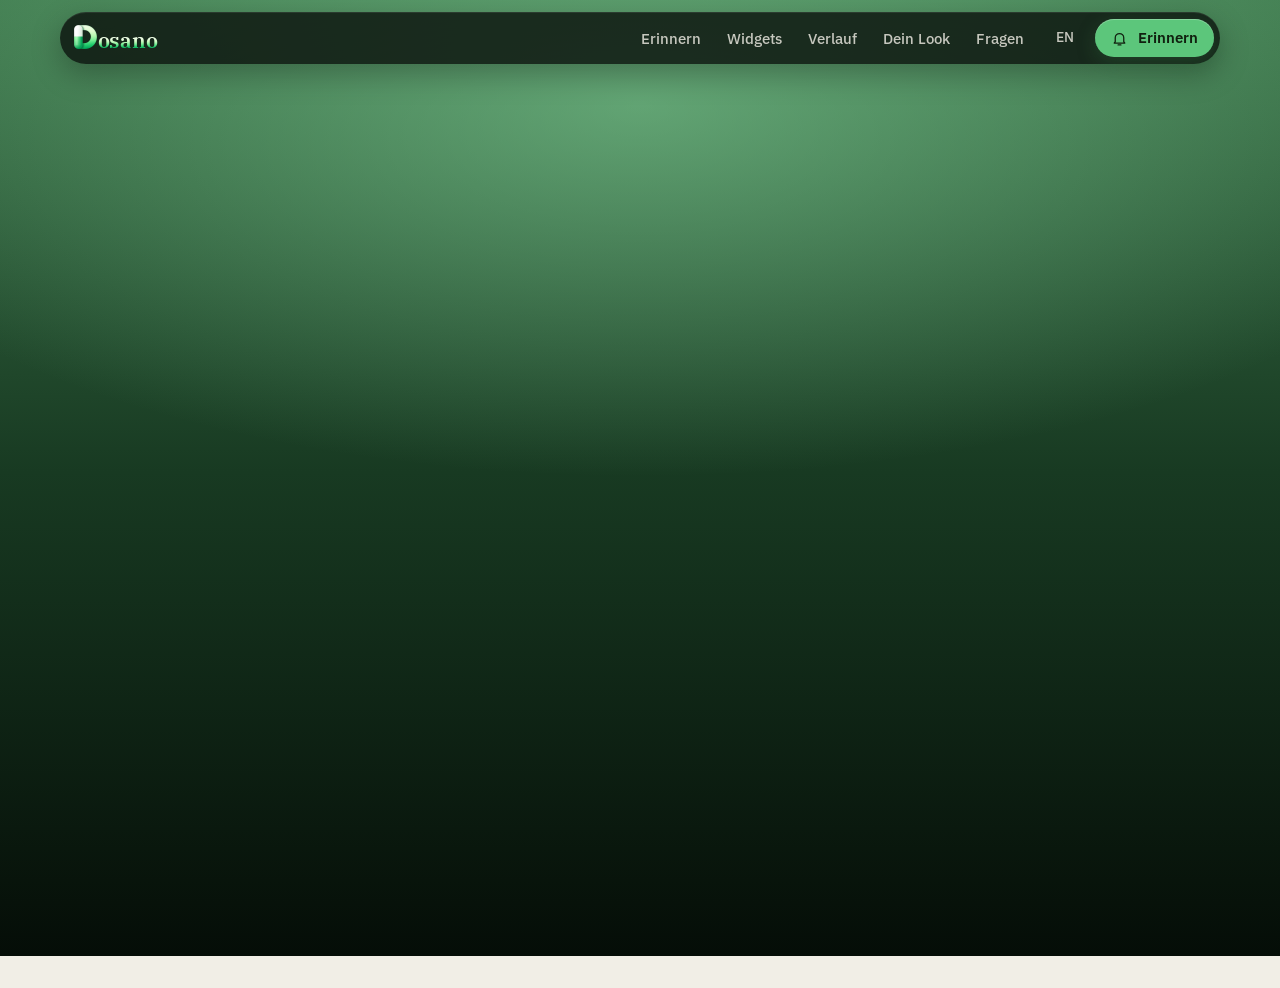
<file: neu.html>
<!doctype html>
<html lang="de">
<head>
<meta charset="utf-8">
<title>Dosano</title>
<meta name="robots" content="noindex">
<meta http-equiv="refresh" content="0; url=./">
<link rel="canonical" href="./">
</head>
<body>
<p>Die Seite ist umgezogen: <a href="./">zur Startseite von Dosano</a>.</p>
</body>
</html>
</file>
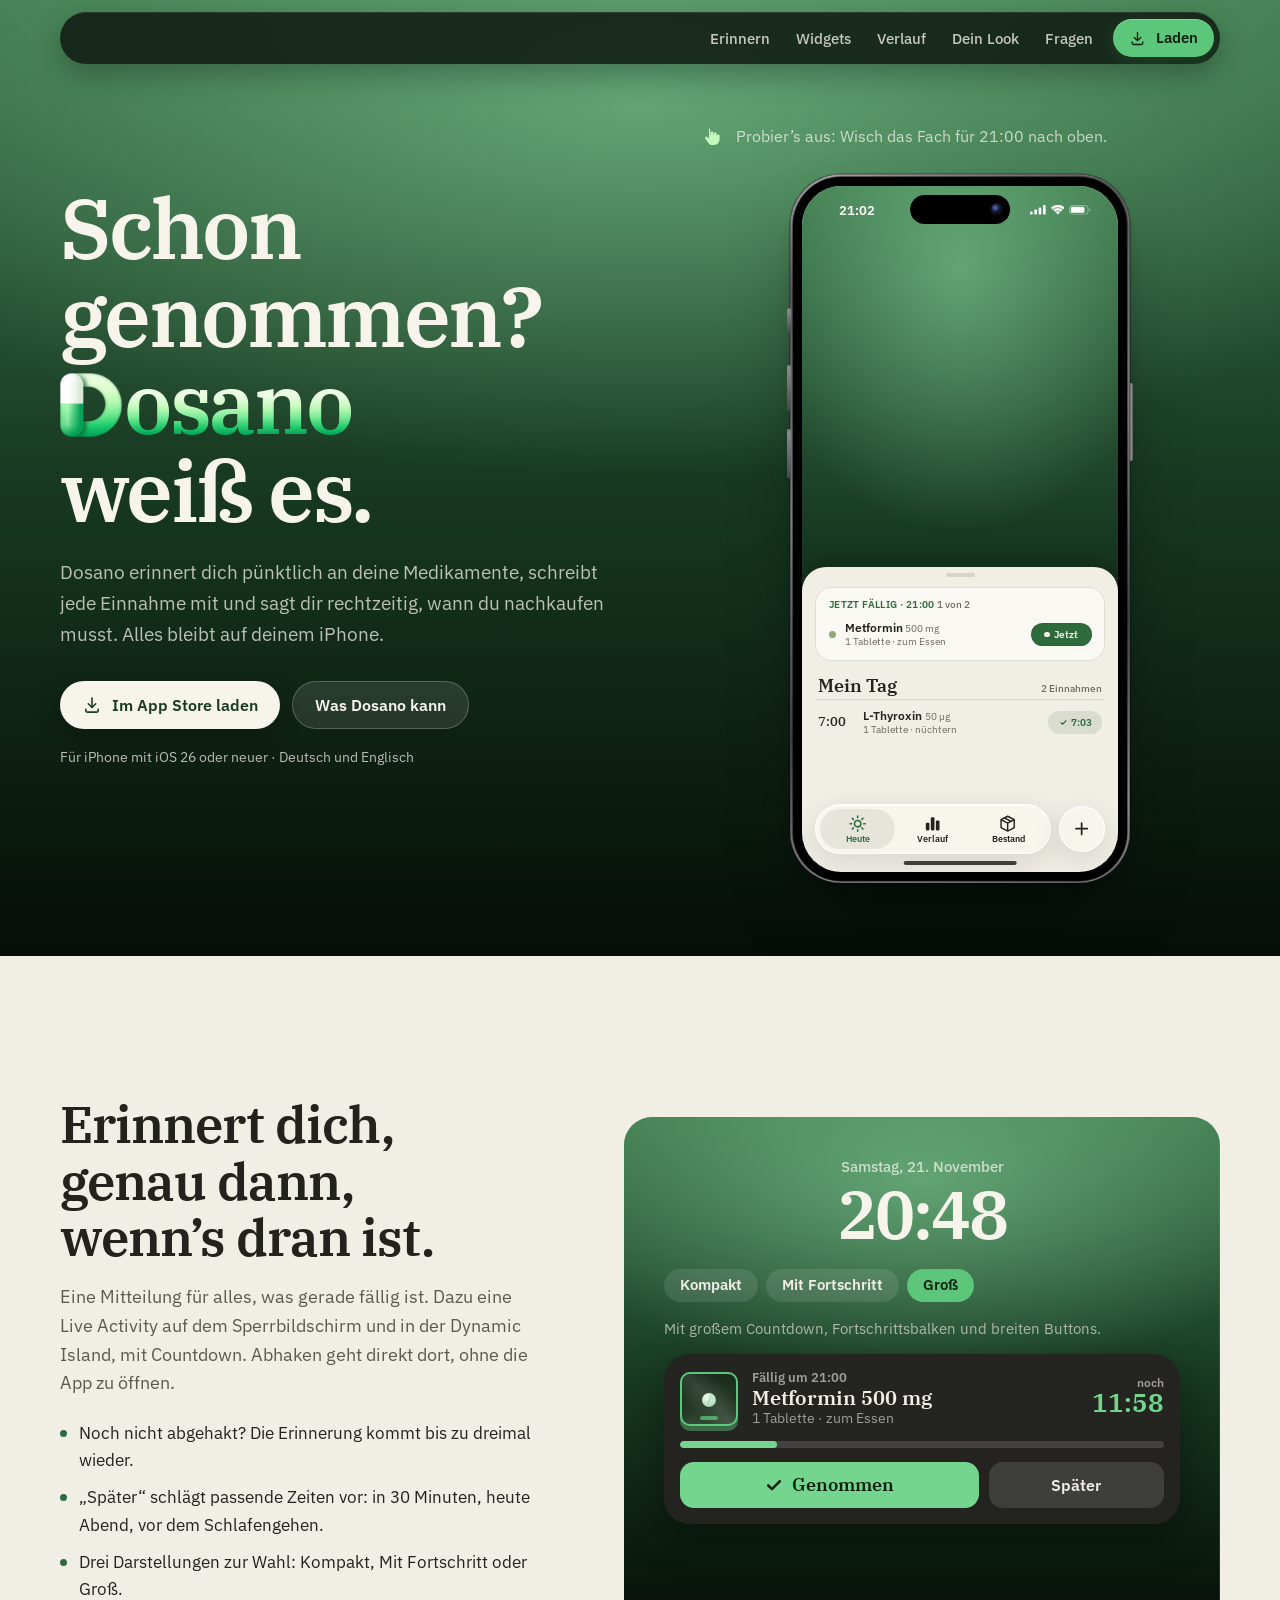
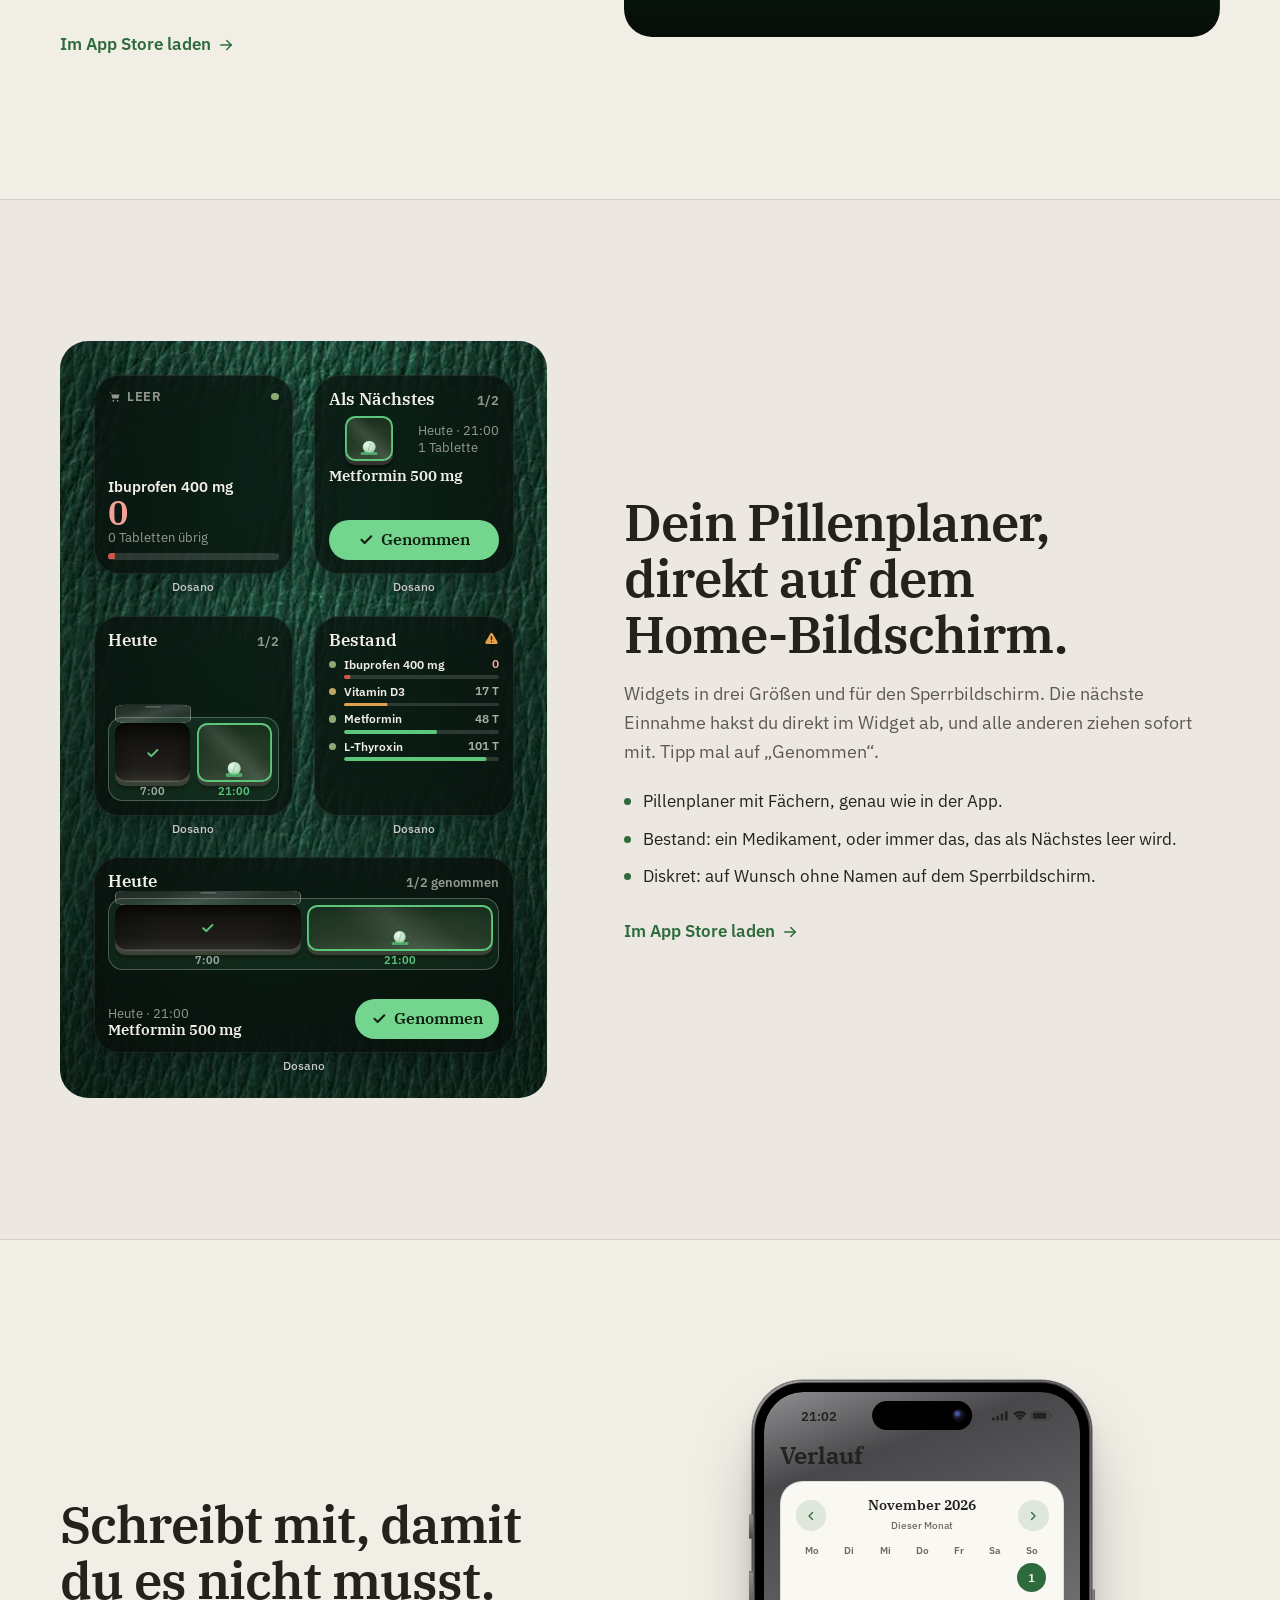
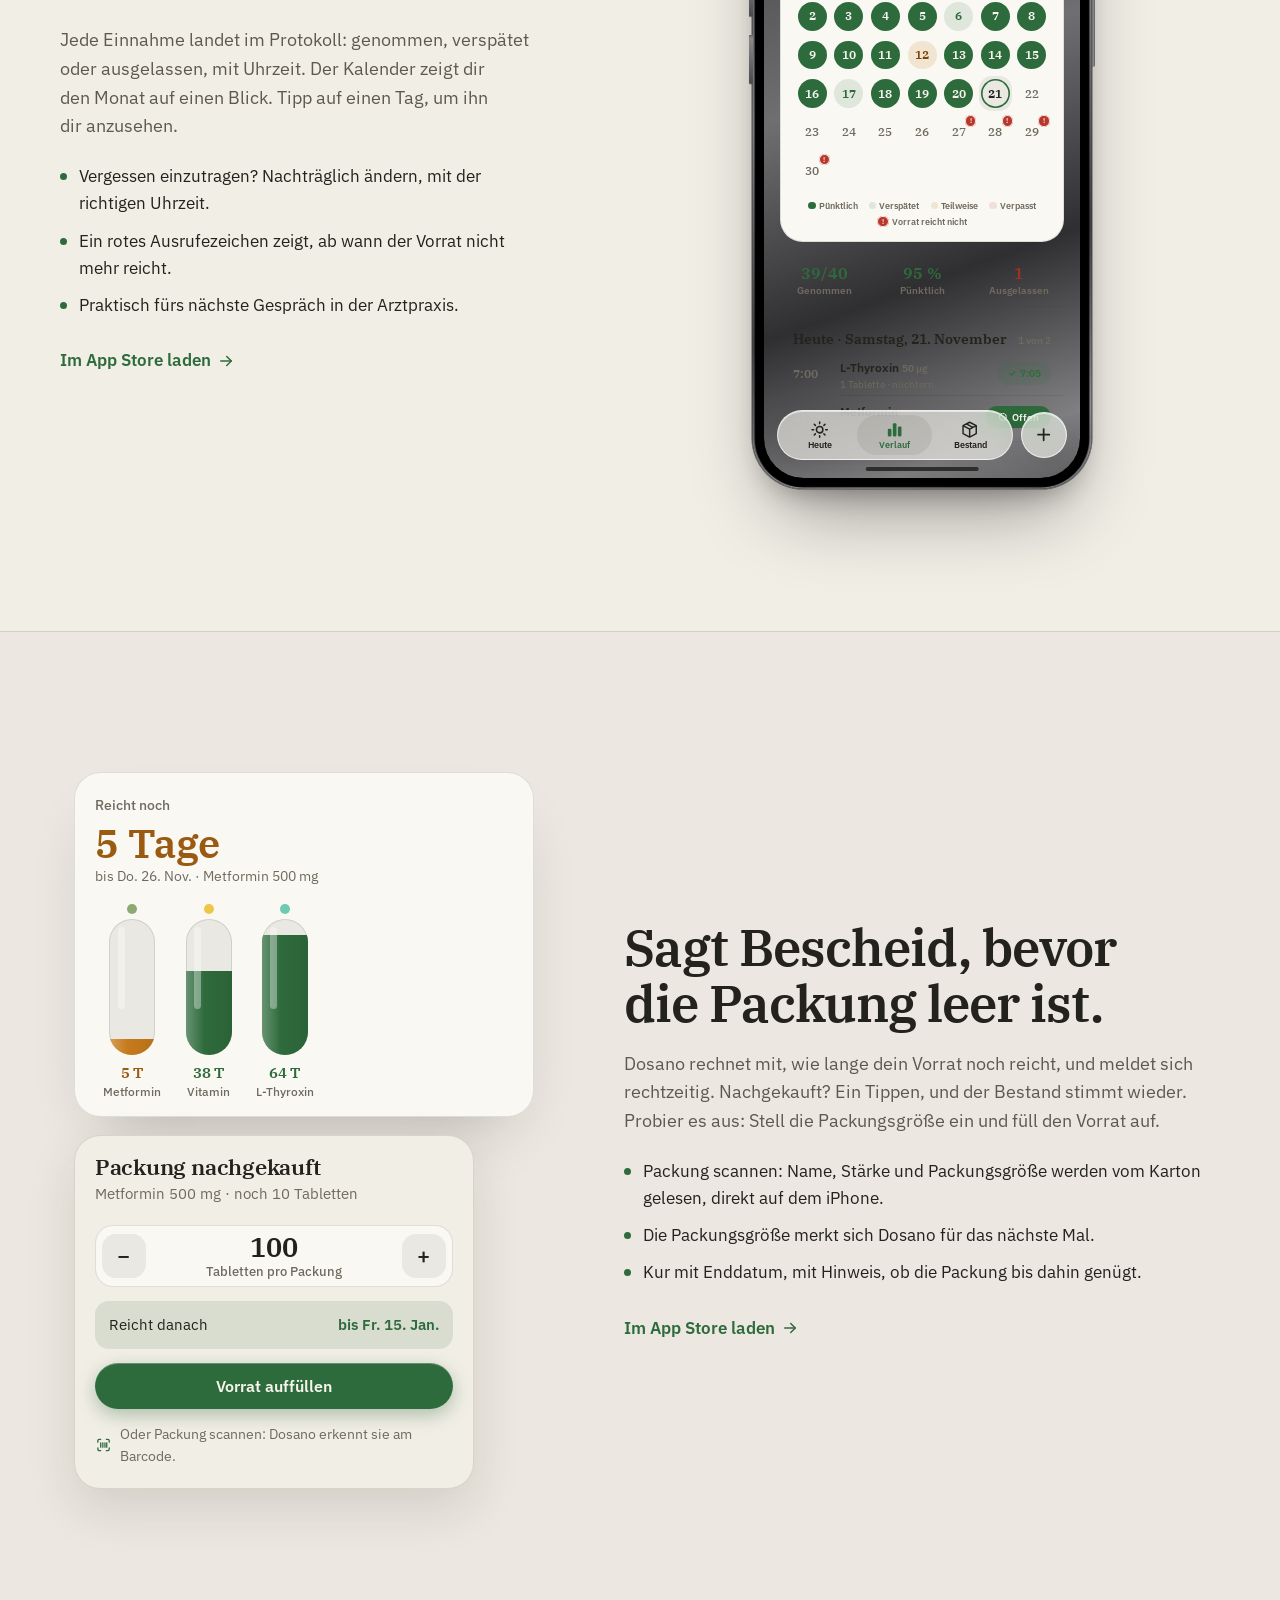
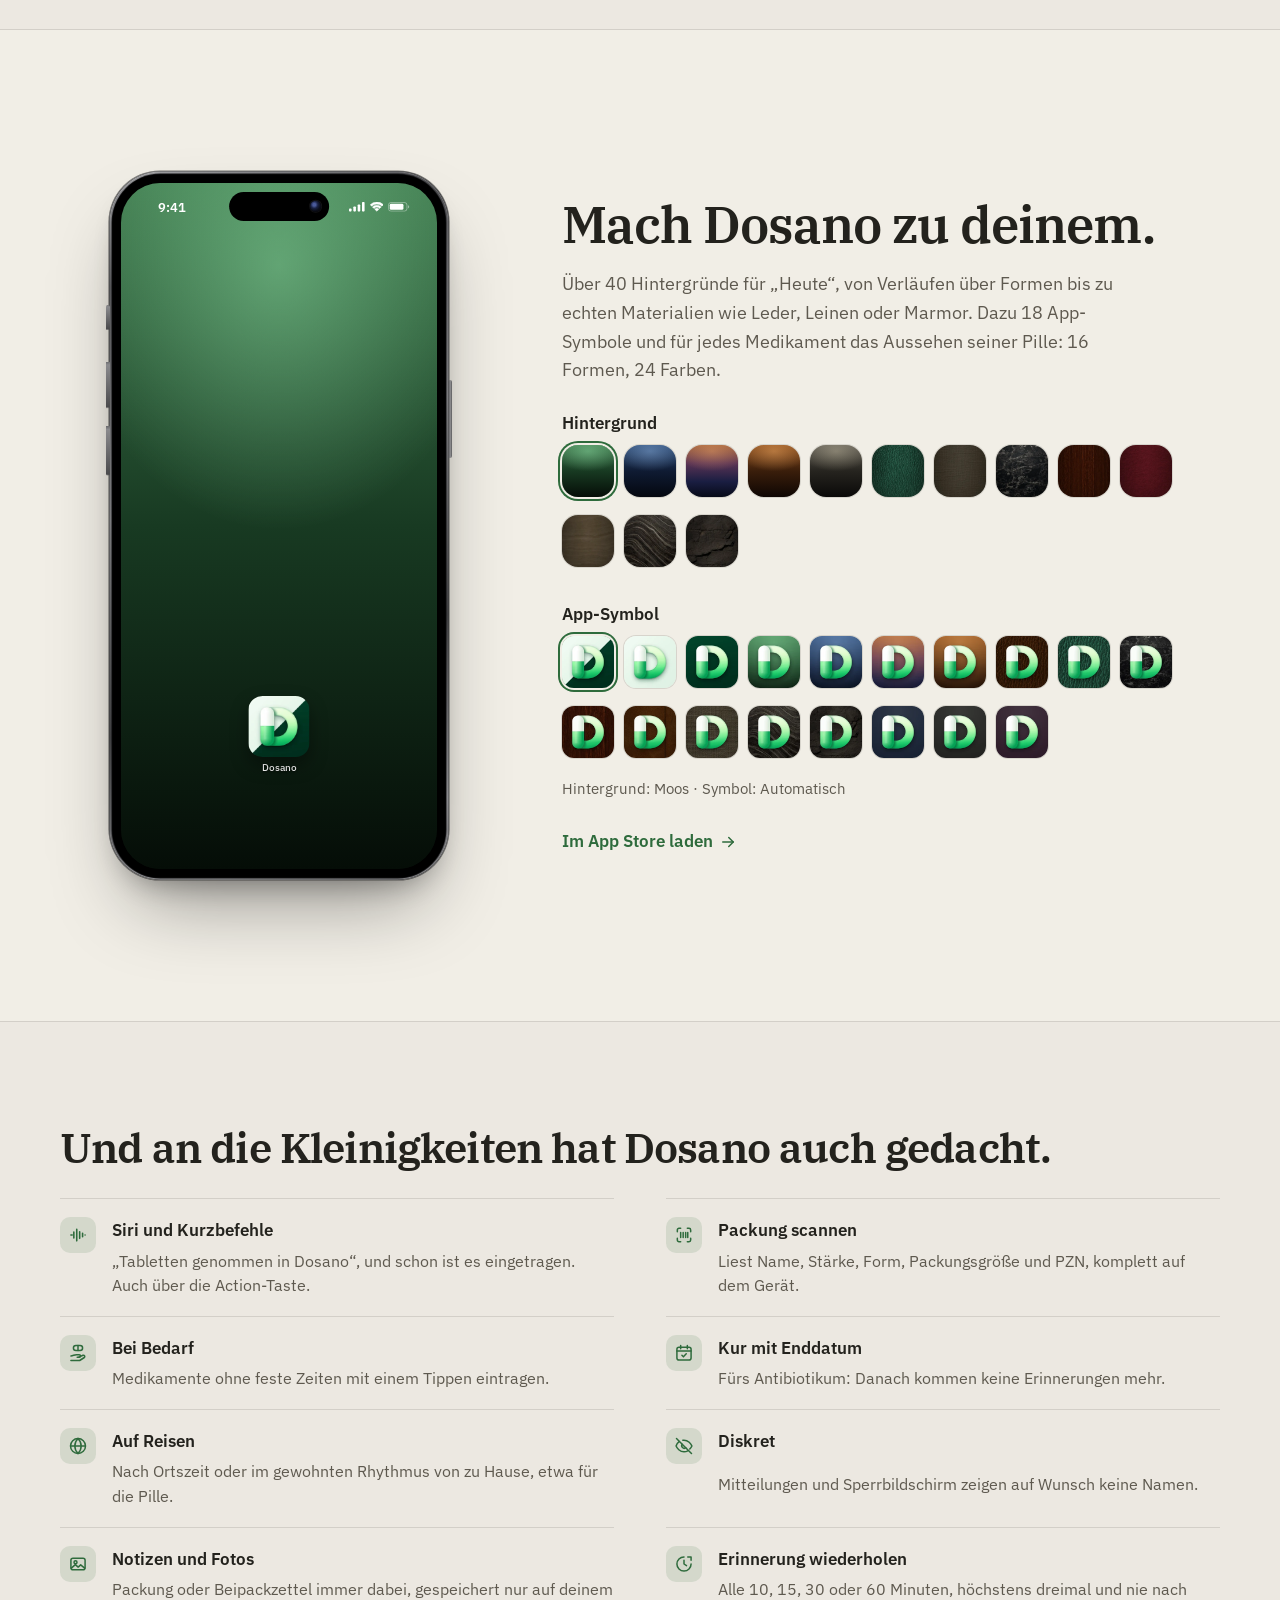
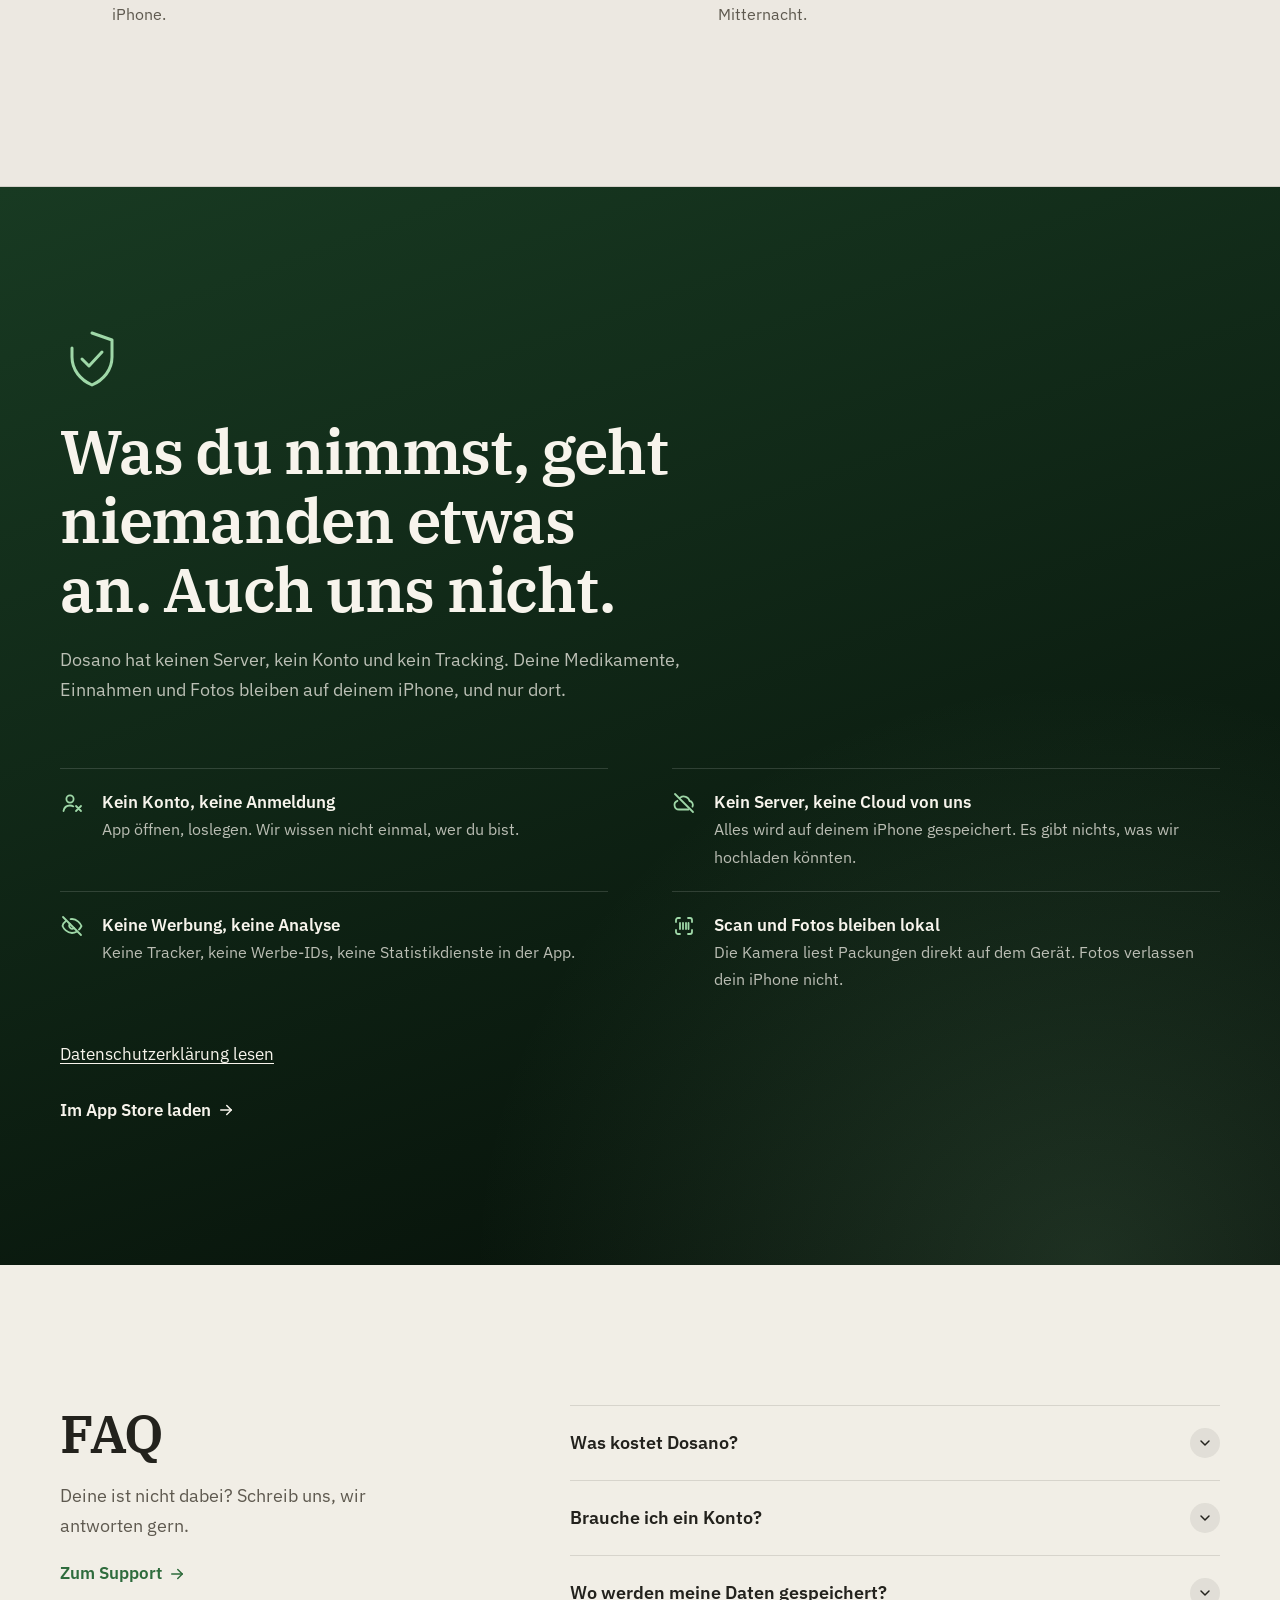
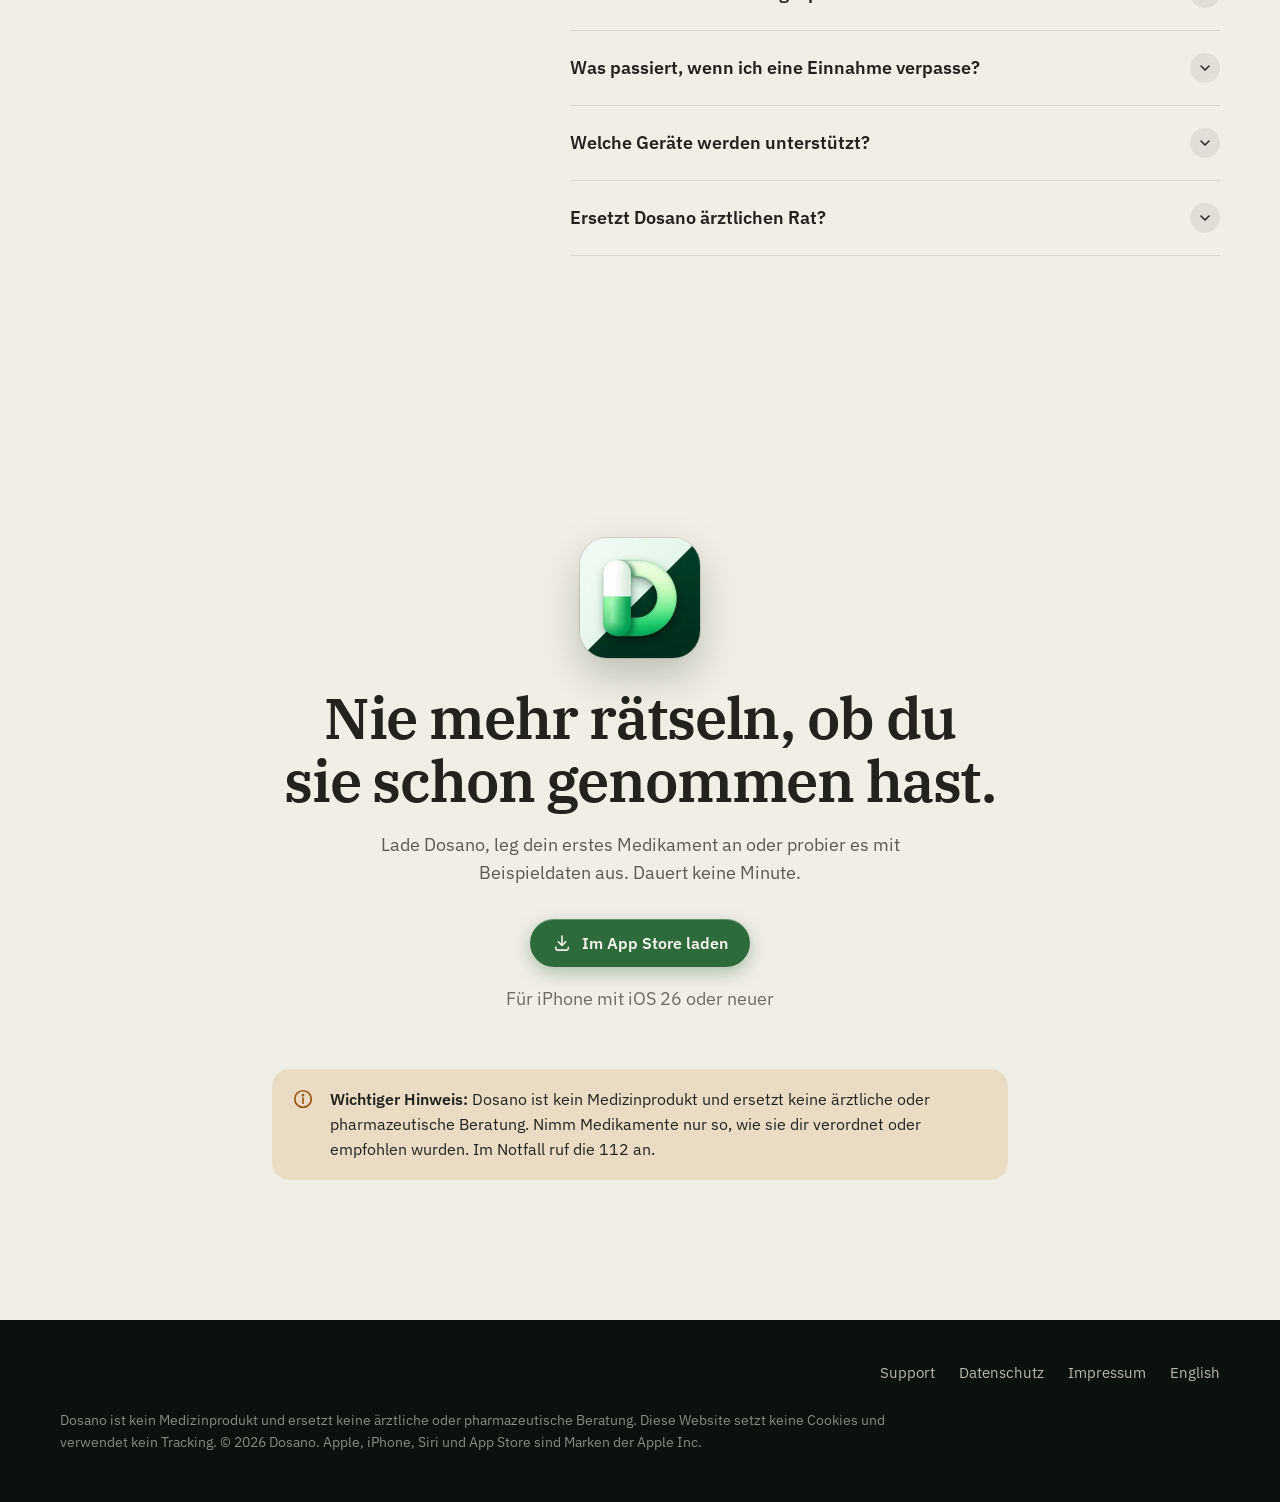
<file: neu.src.html>
<!doctype html>
<html lang="de">
<head>
<meta charset="utf-8">
<meta name="viewport" content="width=device-width, initial-scale=1, viewport-fit=cover">
<title>Dosano: Medikamente pünktlich nehmen, Vorrat im Blick</title>
<meta name="description" content="Dosano erinnert dich zuverlässig an deine Medikamente, protokolliert jede Einnahme und sagt dir rechtzeitig, wann du nachkaufen musst. Alle Daten bleiben auf deinem iPhone.">
<meta name="robots" content="noindex">
<meta name="theme-color" content="#183A22">
<link rel="icon" href="assets/img/favicon-32.png" sizes="32x32">
<link rel="apple-touch-icon" href="apple-touch-icon.png">
<link rel="preload" href="assets/fonts/IBMPlexSerif-SemiBold.woff2" as="font" type="font/woff2" crossorigin>
<link rel="preload" href="assets/fonts/IBMPlexSans-Regular.woff2" as="font" type="font/woff2" crossorigin>
<link rel="stylesheet" href="assets/css/site.css">
<link rel="stylesheet" href="assets/css/neu.css">
<meta property="og:type" content="website">
<meta property="og:title" content="Dosano: Schon genommen? Dosano weiß es.">
<meta property="og:image" content="assets/img/og.png">
<script>document.documentElement.classList.add('js')</script>
<script src="assets/js/neu.js" defer></script>
</head>
<body>
<a class="skip-link" href="#inhalt">Zum Inhalt springen</a>

<header class="site-header n-header wrap">
  <nav class="nav" aria-label="Hauptnavigation">
    <a class="brand" href="neu.html" aria-label="Dosano, Startseite"><!--WORDMARK--></a>
    <ul class="nav-links">
      <li><a href="#erinnern">Erinnern</a></li>
      <li><a href="#widgets">Widgets</a></li>
      <li><a href="#verlauf">Verlauf</a></li>
      <li><a href="#dein-look">Dein Look</a></li>
      <li><a href="#fragen">Fragen</a></li>
    </ul>
    <a class="btn btn-primary btn-small" href="https://apps.apple.com/de/app/dosano/id0000000000"><svg aria-hidden="true"><use href="assets/img/icons.svg#i-store"/></svg>Laden</a>
    <span class="scroll-line" aria-hidden="true"></span>
  </nav>
</header>

<main id="inhalt">

<!-- Hero ------------------------------------------------------------------>
<section class="n-hero" aria-labelledby="hero-title">
  <div class="bd" data-bd="moss" aria-hidden="true"></div>
  <div class="wrap hero-grid">
    <div class="hero-copy">
      <h1 id="hero-title" class="enter" style="--i:0">Schon genommen? <span class="wordmark" id="heroMark"><img class="wm-d" src="assets/img/logo-320.png" alt="" width="77" height="80"><span class="wm-rest">osano</span></span> weiß&nbsp;es.</h1>
      <p class="hero-lead enter" style="--i:2">Dosano erinnert dich pünktlich an deine Medikamente, schreibt jede Einnahme mit und sagt dir rechtzeitig, wann du nachkaufen musst. Alles bleibt auf deinem iPhone.</p>
      <div class="hero-actions enter" style="--i:3">
        <a class="btn btn-on-moss" href="https://apps.apple.com/de/app/dosano/id0000000000"><svg aria-hidden="true"><use href="assets/img/icons.svg#i-store"/></svg>Im App Store laden</a>
        <a class="btn btn-ghost-moss" href="#erinnern">Was Dosano kann</a>
      </div>
      <p class="hero-note enter" style="--i:4">Für iPhone mit iOS 26 oder neuer · Deutsch und Englisch</p>
    </div>

    <div class="hero-stage" role="group" aria-labelledby="demo-label">
      <div class="try2 enter" style="--i:3" id="tryRow">
        <svg class="hand" aria-hidden="true"><use href="assets/img/icons.svg#i-hand-draw"/></svg>
        <span id="demo-label">Probier’s aus: Wisch das Fach für 21:00 nach oben.</span>
        <button class="btn btn-ghost-moss btn-small demo-reset" type="button" id="demoReset">Noch mal</button>
      </div>
      <div class="phone enter-phone">
        <div class="screen today2" id="demo">
          <div class="bd" data-bd="moss" aria-hidden="true"></div>
          <div class="island" aria-hidden="true"></div>
          <div class="statusbar" aria-hidden="true" style="color:#fff"><span>21:02</span><span class="sb-icons"><svg viewBox="0 0 20 12"><use href="assets/img/icons.svg#i-signal"/></svg><svg viewBox="0 0 17 12"><use href="assets/img/icons.svg#i-wifi"/></svg><svg viewBox="0 0 27 12"><use href="assets/img/icons.svg#i-battery"/></svg></span></div>
          <!--TODAYTOP:demo-->
          <div class="sheet2" aria-hidden="true">
            <div class="grabber"></div>
            <div class="due">
              <div class="due-head swap"><span class="before">Jetzt fällig · 21:00 <span class="count">1 von 2</span></span><span class="after">Für heute alles erledigt <span class="count">2 von 2</span></span></div>
              <div class="due-row"><i class="dot" style="background:#8DAA74"></i><div><div class="med">Metformin<small>500 mg</small></div><div class="sub">1 Tablette · zum Essen</div></div><span class="swap"><span class="ochip due before"><i></i>Jetzt</span><span class="ochip ok after"><svg aria-hidden="true"><use href="assets/img/icons.svg#i-tick"/></svg>21:02</span></span></div>
            </div>
            <div class="day-title"><b>Mein Tag</b><span>2 Einnahmen</span></div>
            <div class="log-row"><span class="time">7:00</span><div><div class="med">L-Thyroxin<small>50 µg</small></div><div class="sub">1 Tablette · nüchtern</div></div><span class="ochip ok"><svg aria-hidden="true"><use href="assets/img/icons.svg#i-tick"/></svg>7:03</span></div>
          </div>
          <div class="tabbar" aria-hidden="true">
            <div class="tabs"><span class="tab is-active"><svg><use href="assets/img/icons.svg#i-sun"/></svg>Heute</span><span class="tab"><svg><use href="assets/img/icons.svg#i-bars"/></svg>Verlauf</span><span class="tab"><svg><use href="assets/img/icons.svg#i-box"/></svg>Bestand</span></div>
            <span class="tab-plus"><svg><use href="assets/img/icons.svg#i-plus"/></svg></span>
          </div>
          <div class="home-ind" aria-hidden="true"></div>
          <div class="fly-layer" aria-hidden="true"></div>
          <svg class="ghost-hand" id="ghostHand" aria-hidden="true"><use href="assets/img/icons.svg#i-hand-draw"/></svg>
        </div>
      </div>
      <p class="visually-hidden" role="status" id="demoStatus"></p>
    </div>
  </div>
</section>

<!-- Erinnern ----------------------------------------------------------->
<section class="n-section" id="erinnern" aria-labelledby="r-title">
  <div class="wrap split">
    <div class="reveal">
      <h2 id="r-title">Erinnert dich, genau dann, wenn’s dran ist.</h2>
      <p class="lead2">Eine Mitteilung für alles, was gerade fällig ist. Dazu eine Live Activity auf dem Sperrbildschirm und in der Dynamic Island, mit Countdown. Abhaken geht direkt dort, ohne die App zu öffnen.</p>
      <ul class="ticks2">
        <li>Noch nicht abgehakt? Die Erinnerung kommt bis zu dreimal wieder.</li>
        <li>„Später“ schlägt passende Zeiten vor: in 30 Minuten, heute Abend, vor dem Schlafengehen.</li>
        <li>Drei Darstellungen zur Wahl: Kompakt, Mit Fortschritt oder Groß.</li>
      </ul>
      <a class="store-link" href="https://apps.apple.com/de/app/dosano/id0000000000">Im App Store laden<svg aria-hidden="true"><use href="assets/img/icons.svg#i-arrow"/></svg></a>
    </div>
    <div class="stage-dark reveal" style="--delay:120ms" id="lockStage">
      <div class="bd" data-bd="moss" aria-hidden="true"></div>
      <div class="lock-time" aria-hidden="true"><small>Samstag, 21. November</small><b id="lockClock">20:48</b></div>
      <div class="la-switch" role="group" aria-label="Darstellung der Live Activity">
        <button type="button" data-v="compact" aria-pressed="false">Kompakt</button>
        <button type="button" data-v="progress" aria-pressed="false">Mit Fortschritt</button>
        <button type="button" data-v="large" aria-pressed="true">Groß</button>
      </div>
      <p class="la-desc" id="laDesc" aria-live="polite">Mit großem Countdown, Fortschrittsbalken und breiten Buttons.</p>
      <div class="la" id="la" data-variant="large" role="group" aria-label="Beispiel einer Live Activity">
        <div class="la-variant v-compact">
          <div class="la-row">
            <span class="la-icon" aria-hidden="true"><span class="well"></span><i class="p"></i><span class="lid2"></span></span>
            <div class="la-text"><div class="la-name">Metformin 500 mg</div><div class="la-detail">noch <span data-cd>12:00</span> · 1 Tablette</div></div>
            <div class="la-round"><button type="button" data-act="later" aria-label="Später"><svg><use href="assets/img/icons.svg#i-snooze"/></svg></button><button type="button" class="take" data-act="take" aria-label="Genommen"><svg><use href="assets/img/icons.svg#i-tick"/></svg></button></div>
          </div>
        </div>
        <div class="la-variant v-progress">
          <div class="la-row">
            <span class="la-icon" aria-hidden="true"><span class="well"></span><i class="p"></i><span class="lid2"></span></span>
            <div class="la-text"><div class="la-name">Metformin 500 mg</div><div class="la-detail">noch <span data-cd>12:00</span> · 1 Tablette</div></div>
            <div class="la-round"><button type="button" data-act="later" aria-label="Später"><svg><use href="assets/img/icons.svg#i-snooze"/></svg></button><button type="button" class="take" data-act="take" aria-label="Genommen"><svg><use href="assets/img/icons.svg#i-tick"/></svg></button></div>
          </div>
          <div class="slotdots" aria-hidden="true"><i class="t"></i><i class="o"></i><span>Heute 1 von 2</span></div>
        </div>
        <div class="la-variant v-large">
          <div class="la-row">
            <span class="la-icon" aria-hidden="true" style="width:58px;height:54px"><span class="well"></span><i class="p"></i><span class="lid2"></span></span>
            <div class="la-text"><div class="la-small">Fällig um 21:00</div><div class="la-name">Metformin 500 mg</div><div class="la-detail">1 Tablette · zum Essen</div></div>
            <div class="la-count"><small>noch</small><b data-cd>12:00</b></div>
          </div>
          <div class="la-bar" aria-hidden="true"><i id="laBar"></i></div>
          <div class="la-btns"><button type="button" class="take" data-act="take"><svg aria-hidden="true"><use href="assets/img/icons.svg#i-tick"/></svg>Genommen</button><button type="button" data-act="later">Später</button></div>
        </div>
        <div class="done-msg"><svg aria-hidden="true"><use href="assets/img/icons.svg#i-check"/></svg>Erledigt. Bis morgen früh!</div>
      </div>
      <p class="visually-hidden" role="status" id="laStatus"></p>
    </div>
  </div>
</section>

<!-- Widgets --------------------------------------------------------->
<section class="n-section gallery-band" id="widgets" aria-labelledby="w-title">
  <div class="wrap split flip">
    <div class="reveal">
      <h2 id="w-title">Dein Pillenplaner, direkt auf dem Home-Bildschirm.</h2>
      <p class="lead2">Widgets in drei Größen und für den Sperrbildschirm. Die nächste Einnahme hakst du direkt im Widget ab, und alle anderen ziehen sofort mit. Tipp mal auf „Genommen“.</p>
      <ul class="ticks2">
        <li>Pillenplaner mit Fächern, genau wie in der App.</li>
        <li>Bestand: ein Medikament, oder immer das, das als Nächstes leer wird.</li>
        <li>Diskret: auf Wunsch ohne Namen auf dem Sperrbildschirm.</li>
      </ul>
      <a class="store-link" href="https://apps.apple.com/de/app/dosano/id0000000000">Im App Store laden<svg aria-hidden="true"><use href="assets/img/icons.svg#i-arrow"/></svg></a>
    </div>
    <div class="home" id="home" role="group" aria-label="Beispiel: Widgets von Dosano auf dem Home-Bildschirm">
      <div class="bd" data-photo style="--photo:url(../img/backdrops/leathergreen.webp)" aria-hidden="true"></div>
      <div class="wgrid">
        <div class="wcell" style="--i:0">
          <div class="widget" aria-label="Widget Bestand: Ibuprofen 400 mg ist leer" role="img">
            <div class="w-title" style="align-items:center"><span class="w-label"><svg><use href="assets/img/icons.svg#i-cart"/></svg>Leer</span><i class="wdot" style="background:#8DAA74"></i></div>
            <div style="flex:1"></div>
            <div class="w-name">Ibuprofen 400 mg</div>
            <div class="w-big">0</div>
            <div class="w-sub" style="margin-bottom:8px">0 Tabletten übrig</div>
            <div class="w-bar"><i class="red" style="--v:0.04"></i></div>
          </div><span>Dosano</span>
        </div>
        <div class="wcell" style="--i:1">
          <div class="widget" data-w="next">
            <div class="w-title"><b>Als Nächstes</b><span data-count>1/2</span></div>
            <div class="wmini" aria-hidden="true"><span class="wslot is-current" style="--h:42"><span class="comp-box"><span class="well"></span><i class="p"></i><span class="check"><svg><use href="assets/img/icons.svg#i-tick"/></svg></span><span class="lid2"></span></span></span><div><div class="w-sub" data-next-time>Heute · 21:00</div><div class="w-sub">1 Tablette</div></div></div>
            <div class="w-name" style="font-family:var(--serif);margin-top:6px" data-next-name>Metformin 500 mg</div>
            <div style="flex:1"></div>
            <button class="w-take" type="button" data-take><svg aria-hidden="true"><use href="assets/img/icons.svg#i-tick"/></svg><span>Genommen</span></button>
          </div><span>Dosano</span>
        </div>
        <div class="wcell" style="--i:2">
          <div class="widget" role="img" aria-label="Widget Heute: Pillenplaner mit den Fächern 7:00 und 21:00" data-w="planner">
            <div class="w-title"><b>Heute</b><span data-count>1/2</span></div>
            <div style="flex:1"></div>
            <div class="wstrip">
              <span class="wslot is-done" style="--h:56"><span class="comp-box"><span class="well"></span><span class="check"><svg><use href="assets/img/icons.svg#i-tick"/></svg></span><span class="lid2"></span></span><span class="comp-time">7:00</span></span>
              <span class="wslot is-current" data-evening style="--h:56"><span class="comp-box"><span class="well"></span><i class="p"></i><span class="check"><svg><use href="assets/img/icons.svg#i-tick"/></svg></span><span class="lid2"></span></span><span class="comp-time">21:00</span></span>
            </div>
          </div><span>Dosano</span>
        </div>
        <div class="wcell" style="--i:3">
          <div class="widget" role="img" aria-label="Widget Bestand im Überblick: Ibuprofen leer, Vitamin D3 noch 17 Tage, Metformin noch 48 Tage, L-Thyroxin noch 101 Tage">
            <div class="w-title"><b>Bestand</b><svg style="width:15px;height:15px" aria-hidden="true"><use href="assets/img/icons.svg#i-warn"/></svg></div>
            <div class="wlist">
              <div><i class="wdot" style="background:#8DAA74"></i><span>Ibuprofen 400 mg</span><b style="color:#F2A396">0</b><span class="w-bar"><i class="red" style="--v:0.04;--bd:400ms"></i></span></div>
              <div><i class="wdot" style="background:#C2A55E"></i><span>Vitamin D3</span><b>17 T</b><span class="w-bar"><i class="amber" style="--v:0.28;--bd:480ms"></i></span></div>
              <div><i class="wdot" style="background:#8DAA74"></i><span>Metformin</span><b>48 T</b><span class="w-bar"><i style="--v:0.6;--bd:560ms"></i></span></div>
              <div><i class="wdot" style="background:#8DAA74"></i><span>L-Thyroxin</span><b>101 T</b><span class="w-bar"><i style="--v:0.92;--bd:640ms"></i></span></div>
            </div>
          </div><span>Dosano</span>
        </div>
        <div class="wcell wide" style="--i:4">
          <div class="widget" data-w="medium">
            <div class="w-title"><b>Heute</b><span data-count-long>1/2 genommen</span></div>
            <div class="wstrip" style="margin-top:8px" aria-hidden="true">
              <span class="wslot is-done" style="--h:44"><span class="comp-box"><span class="well"></span><span class="check"><svg><use href="assets/img/icons.svg#i-tick"/></svg></span><span class="lid2"></span></span><span class="comp-time">7:00</span></span>
              <span class="wslot is-current" data-evening style="--h:44"><span class="comp-box"><span class="well"></span><i class="p"></i><span class="check"><svg><use href="assets/img/icons.svg#i-tick"/></svg></span><span class="lid2"></span></span><span class="comp-time">21:00</span></span>
            </div>
            <div style="flex:1"></div>
            <div style="display:flex;align-items:flex-end;justify-content:space-between;gap:10px">
              <div style="min-width:0"><div class="w-sub" data-next-time>Heute · 21:00</div><div class="w-name" style="font-family:var(--serif)" data-next-name>Metformin 500 mg</div></div>
              <button class="w-take" type="button" data-take style="padding:0 16px;flex:none"><svg aria-hidden="true"><use href="assets/img/icons.svg#i-tick"/></svg><span>Genommen</span></button>
            </div>
          </div><span>Dosano</span>
        </div>
      </div>
      <p class="visually-hidden" role="status" id="wStatus"></p>
    </div>
  </div>
</section>

<!-- Verlauf ----------------------------------------------------------->
<section class="n-section" id="verlauf" aria-labelledby="v-title">
  <div class="wrap split">
    <div class="reveal">
      <h2 id="v-title">Schreibt mit, damit du es nicht musst.</h2>
      <p class="lead2">Jede Einnahme landet im Protokoll: genommen, verspätet oder ausgelassen, mit Uhrzeit. Der Kalender zeigt dir den Monat auf einen Blick. Tipp auf einen Tag, um ihn dir anzusehen.</p>
      <ul class="ticks2">
        <li>Vergessen einzutragen? Nachträglich ändern, mit der richtigen Uhrzeit.</li>
        <li>Ein rotes Ausrufezeichen zeigt, ab wann der Vorrat nicht mehr reicht.</li>
        <li>Praktisch fürs nächste Gespräch in der Arztpraxis.</li>
      </ul>
      <a class="store-link" href="https://apps.apple.com/de/app/dosano/id0000000000">Im App Store laden<svg aria-hidden="true"><use href="assets/img/icons.svg#i-arrow"/></svg></a>
    </div>
    <div class="phone reveal" style="--delay:120ms">
      <div class="screen hist" id="cal">
        <div class="island" aria-hidden="true"></div>
        <div class="statusbar" aria-hidden="true"><span>21:02</span><span class="sb-icons"><svg viewBox="0 0 20 12"><use href="assets/img/icons.svg#i-signal"/></svg><svg viewBox="0 0 17 12"><use href="assets/img/icons.svg#i-wifi"/></svg><svg viewBox="0 0 27 12"><use href="assets/img/icons.svg#i-battery"/></svg></span></div>
        <div class="h-title" aria-hidden="true">Verlauf</div>
        <div class="h-card">
          <div class="h-head" aria-hidden="true"><span class="h-nav"><svg><use href="assets/img/icons.svg#i-chev-left"/></svg></span><div><b>November 2026</b><small>Dieser Monat</small></div><span class="h-nav"><svg><use href="assets/img/icons.svg#i-chev-right"/></svg></span></div>
          <div class="h-grid" id="calGrid" role="group" aria-label="Kalender November 2026">
            <span class="wd" aria-hidden="true">Mo</span><span class="wd" aria-hidden="true">Di</span><span class="wd" aria-hidden="true">Mi</span><span class="wd" aria-hidden="true">Do</span><span class="wd" aria-hidden="true">Fr</span><span class="wd" aria-hidden="true">Sa</span><span class="wd" aria-hidden="true">So</span>
          </div>
          <div class="h-legend" aria-hidden="true"><div><span><i style="background:var(--accent)"></i>Pünktlich</span><span><i style="background:var(--accent-soft)"></i>Verspätet</span><span><i style="background:var(--amber-soft)"></i>Teilweise</span><span><i style="background:var(--red-soft)"></i>Verpasst</span></div><div><span><i class="short-mark"></i>Vorrat reicht nicht</span></div></div>
        </div>
        <div class="h-stats" id="stats"><div><b class="g" data-to="39" data-suffix="/40">0/40</b><span>Genommen</span></div><div><b class="g" data-to="95" data-suffix=" %">0 %</b><span>Pünktlich</span></div><div><b class="r" data-to="1" data-suffix="">0</b><span>Ausgelassen</span></div></div>
        <div class="h-day" id="dayLog" aria-live="polite"></div>
        <div class="tabbar" aria-hidden="true">
          <div class="tabs"><span class="tab"><svg><use href="assets/img/icons.svg#i-sun"/></svg>Heute</span><span class="tab is-active"><svg><use href="assets/img/icons.svg#i-bars"/></svg>Verlauf</span><span class="tab"><svg><use href="assets/img/icons.svg#i-box"/></svg>Bestand</span></div>
          <span class="tab-plus"><svg><use href="assets/img/icons.svg#i-plus"/></svg></span>
        </div>
        <div class="home-ind" aria-hidden="true"></div>
      </div>
    </div>
  </div>
</section>

<!-- Bestand ----------------------------------------------------------->
<section class="n-section gallery-band" id="bestand" aria-labelledby="b-title">
  <div class="wrap split flip">
    <div class="reveal">
      <h2 id="b-title">Sagt Bescheid, bevor die Packung leer ist.</h2>
      <p class="lead2">Dosano rechnet mit, wie lange dein Vorrat noch reicht, und meldet sich rechtzeitig. Nachgekauft? Ein Tippen, und der Bestand stimmt wieder. Probier es aus: Stell die Packungsgröße ein und füll den Vorrat auf.</p>
      <ul class="ticks2">
        <li>Packung scannen: Name, Stärke und Packungsgröße werden vom Karton gelesen, direkt auf dem iPhone.</li>
        <li>Die Packungsgröße merkt sich Dosano für das nächste Mal.</li>
        <li>Kur mit Enddatum, mit Hinweis, ob die Packung bis dahin genügt.</li>
      </ul>
      <a class="store-link" href="https://apps.apple.com/de/app/dosano/id0000000000">Im App Store laden<svg aria-hidden="true"><use href="assets/img/icons.svg#i-arrow"/></svg></a>
    </div>
    <div class="stock2" id="stock">
      <div class="reach">
        <small>Reicht noch</small>
        <b id="reachDays">5 Tage</b>
        <div class="sub" id="reachSub">bis Do. 26. Nov. · Metformin 500 mg</div>
        <div class="jars" aria-hidden="true">
          <div class="jar"><i class="dot" style="background:#8DAA74"></i><div class="jar-body" id="jarMetf" style="--fill:var(--amber)"><i style="height:12%"></i></div><b id="jarMetfDays" style="color:var(--amber-text)">5 T</b><span>Metformin</span></div>
          <div class="jar"><i class="dot vitd"></i><div class="jar-body"><i style="height:62%;--bd:120ms"></i></div><b style="color:var(--accent)">38 T</b><span>Vitamin</span></div>
          <div class="jar"><i class="dot thyroxin"></i><div class="jar-body"><i style="height:88%;--bd:240ms"></i></div><b style="color:var(--accent)">64 T</b><span>L-Thyroxin</span></div>
        </div>
      </div>
      <div class="refill-card refill2" role="group" aria-labelledby="refillTitle">
        <h3 id="refillTitle" style="font-size:1.35rem;letter-spacing:-0.01em">Packung nachgekauft</h3>
        <p class="sub" id="refillSub">Metformin 500 mg · noch 10 Tabletten</p>
        <div class="stepper">
          <button type="button" id="packMinus" aria-label="Weniger Tabletten pro Packung">−</button>
          <div><b><span class="roll" id="packRoll"><span id="packSize">100</span></span></b><small>Tabletten pro Packung</small></div>
          <button type="button" id="packPlus" aria-label="Mehr Tabletten pro Packung">+</button>
        </div>
        <div class="preview"><span>Reicht danach</span><b id="refillUntil">bis Fr. 15. Jan.</b></div>
        <button class="btn btn-primary" type="button" id="refillBtn">Vorrat auffüllen</button>
        <span class="scan-tag"><svg aria-hidden="true"><use href="assets/img/icons.svg#i-scan"/></svg>Oder Packung scannen: Dosano erkennt sie am Barcode.</span>
        <p class="visually-hidden" role="status" id="refillStatus"></p>
      </div>
    </div>
  </div>
</section>

<!-- Personalisieren --------------------------------------------------->
<section class="n-section" id="dein-look" aria-labelledby="c-title">
  <div class="wrap custom">
    <div class="phone reveal" aria-hidden="true">
      <div class="screen today2 custom-screen" id="customScreen" style="background:#050D07">
        <div class="bd" data-bd="moss"></div>
        <div class="island"></div>
        <div class="statusbar" style="color:#fff"><span>9:41</span><span class="sb-icons"><svg viewBox="0 0 20 12"><use href="assets/img/icons.svg#i-signal"/></svg><svg viewBox="0 0 17 12"><use href="assets/img/icons.svg#i-wifi"/></svg><svg viewBox="0 0 27 12"><use href="assets/img/icons.svg#i-battery"/></svg></span></div>
        <!--TODAYTOP:custom-->
        <div class="homeicon" id="homeIcon"><span class="ic"><img src="assets/img/app-icons/default.webp" alt=""></span><span>Dosano</span></div>
      </div>
    </div>
    <div class="picker reveal" style="--delay:120ms">
      <h2 class="h2" id="c-title" style="font-size:clamp(2rem,4.2vw,3.2rem)">Mach Dosano zu deinem.</h2>
      <p class="lead2" style="margin-top:18px;font-size:1.12rem;color:var(--ink-2);max-width:32em">Über 40 Hintergründe für „Heute“, von Verläufen über Formen bis zu echten Materialien wie Leder, Leinen oder Marmor. Dazu 18 App-Symbole und für jedes Medikament das Aussehen seiner Pille: 16 Formen, 24 Farben.</p>
      <h3 id="bdLabel">Hintergrund</h3>
      <ul class="swatches" id="bdPicker" aria-labelledby="bdLabel"></ul>
      <h3 id="icLabel">App-Symbol</h3>
      <ul class="swatches icons" id="icPicker" aria-labelledby="icLabel"></ul>
      <p class="picked" id="picked" aria-live="polite">Hintergrund: Moos · Symbol: Automatisch</p>
      <a class="store-link" href="https://apps.apple.com/de/app/dosano/id0000000000">Im App Store laden<svg aria-hidden="true"><use href="assets/img/icons.svg#i-arrow"/></svg></a>
    </div>
  </div>
</section>

<!-- Weitere Funktionen ---------------------------------------------------->
<section class="n-section gallery-band" aria-labelledby="m-title" style="padding-top:clamp(64px,8vw,110px)">
  <div class="wrap more" style="margin-top:0">
    <h2 class="h2 reveal" id="m-title" style="font-size:clamp(1.8rem,3.4vw,2.6rem);margin-bottom:28px">Und an die Kleinigkeiten hat Dosano auch gedacht.</h2>
    <ul class="more-list stagger" id="moreList">
      <li style="--i:0"><span class="ico" aria-hidden="true"><svg><use href="assets/img/icons.svg#i-siri"/></svg></span><strong>Siri und Kurzbefehle</strong><span>„Tabletten genommen in Dosano“, und schon ist es eingetragen. Auch über die Action-Taste.</span></li>
      <li style="--i:1"><span class="ico" aria-hidden="true"><svg><use href="assets/img/icons.svg#i-scan"/></svg></span><strong>Packung scannen</strong><span>Liest Name, Stärke, Form, Packungsgröße und PZN, komplett auf dem Gerät.</span></li>
      <li style="--i:2"><span class="ico" aria-hidden="true"><svg><use href="assets/img/icons.svg#i-hand"/></svg></span><strong>Bei Bedarf</strong><span>Medikamente ohne feste Zeiten mit einem Tippen eintragen.</span></li>
      <li style="--i:3"><span class="ico" aria-hidden="true"><svg><use href="assets/img/icons.svg#i-calendar"/></svg></span><strong>Kur mit Enddatum</strong><span>Fürs Antibiotikum: Danach kommen keine Erinnerungen mehr.</span></li>
      <li style="--i:4"><span class="ico" aria-hidden="true"><svg><use href="assets/img/icons.svg#i-globe"/></svg></span><strong>Auf Reisen</strong><span>Nach Ortszeit oder im gewohnten Rhythmus von zu Hause, etwa für die Pille.</span></li>
      <li style="--i:5"><span class="ico" aria-hidden="true"><svg><use href="assets/img/icons.svg#i-eye-off"/></svg></span><strong>Diskret</strong><span>Mitteilungen und Sperrbildschirm zeigen auf Wunsch keine Namen.</span></li>
      <li style="--i:6"><span class="ico" aria-hidden="true"><svg><use href="assets/img/icons.svg#i-photo"/></svg></span><strong>Notizen und Fotos</strong><span>Packung oder Beipackzettel immer dabei, gespeichert nur auf deinem iPhone.</span></li>
      <li style="--i:7"><span class="ico" aria-hidden="true"><svg><use href="assets/img/icons.svg#i-repeat"/></svg></span><strong>Erinnerung wiederholen</strong><span>Alle 10, 15, 30 oder 60 Minuten, höchstens dreimal und nie nach Mitternacht.</span></li>
    </ul>
  </div>
</section>

<!-- Datenschutz ------------------------------------------------------->
<section class="section privacy-band" id="datenschutz" aria-labelledby="p-title">
  <div class="wrap">
    <svg class="shield" viewBox="0 0 64 64" fill="none" stroke="currentColor" stroke-width="3" stroke-linecap="round" stroke-linejoin="round" aria-hidden="true"><path d="M32 6 52 13v17c0 13-8.6 23-20 28C20.6 53 12 43 12 30V13Z"/><path class="tick" d="m22 32 7 7 13-14"/></svg>
    <h2 class="h2" id="p-title">Was du nimmst, geht niemanden etwas an. Auch uns nicht.</h2>
    <p class="lead">Dosano hat keinen Server, kein Konto und kein Tracking. Deine Medikamente, Einnahmen und Fotos bleiben auf deinem iPhone, und nur dort.</p>
    <ul class="promises stagger" id="promises">
      <li style="--i:0"><svg aria-hidden="true"><use href="assets/img/icons.svg#i-user-off"/></svg><div><strong>Kein Konto, keine Anmeldung</strong><span>App öffnen, loslegen. Wir wissen nicht einmal, wer du bist.</span></div></li>
      <li style="--i:1"><svg aria-hidden="true"><use href="assets/img/icons.svg#i-cloud-off"/></svg><div><strong>Kein Server, keine Cloud von uns</strong><span>Alles wird auf deinem iPhone gespeichert. Es gibt nichts, was wir hochladen könnten.</span></div></li>
      <li style="--i:2"><svg aria-hidden="true"><use href="assets/img/icons.svg#i-eye-off"/></svg><div><strong>Keine Werbung, keine Analyse</strong><span>Keine Tracker, keine Werbe-IDs, keine Statistikdienste in der App.</span></div></li>
      <li style="--i:3"><svg aria-hidden="true"><use href="assets/img/icons.svg#i-scan"/></svg><div><strong>Scan und Fotos bleiben lokal</strong><span>Die Kamera liest Packungen direkt auf dem Gerät. Fotos verlassen dein iPhone nicht.</span></div></li>
    </ul>
    <p style="margin-top:28px"><a href="datenschutz.html">Datenschutzerklärung lesen</a></p>
    <a class="store-link" href="https://apps.apple.com/de/app/dosano/id0000000000">Im App Store laden<svg aria-hidden="true"><use href="assets/img/icons.svg#i-arrow"/></svg></a>
  </div>
</section>

<!-- FAQ -->
<section class="section" id="fragen" aria-labelledby="q-title">
  <div class="wrap faq-grid">
    <div class="section-head">
      <h2 id="q-title">FAQ</h2>
      <p>Deine ist nicht dabei? Schreib uns, wir antworten gern.</p>
      <a class="store-link" href="support.html" style="margin-top:20px">Zum Support<svg aria-hidden="true"><use href="assets/img/icons.svg#i-arrow"/></svg></a>
    </div>
    <div class="faq">
      <details>
        <summary>Was kostet Dosano?<span class="chev" aria-hidden="true"><svg><use href="assets/img/icons.svg#i-chev-down"/></svg></span></summary>
        <div class="answer"><p>Dosano wird als Abo im App Store angeboten. Den aktuellen Preis siehst du vor dem Kauf im App Store. Kündigen kannst du jederzeit in den Einstellungen deines iPhones: Tippe auf deinen Namen und dann auf „Abonnements“.</p></div>
      </details>
      <details>
        <summary>Brauche ich ein Konto?<span class="chev" aria-hidden="true"><svg><use href="assets/img/icons.svg#i-chev-down"/></svg></span></summary>
        <div class="answer"><p>Nein. Dosano funktioniert ohne Anmeldung, ohne E-Mail-Adresse und ohne Konto.</p></div>
      </details>
      <details>
        <summary>Wo werden meine Daten gespeichert?<span class="chev" aria-hidden="true"><svg><use href="assets/img/icons.svg#i-chev-down"/></svg></span></summary>
        <div class="answer"><p>Nur auf deinem iPhone. Widgets und Live Activity lesen dieselben Daten, ebenfalls auf dem Gerät. Wir betreiben keinen Server und bekommen nichts davon zu sehen.</p><p>Wenn du dein iPhone über iCloud oder deinen Computer sicherst, sind die Daten Teil dieses Backups.</p></div>
      </details>
      <details>
        <summary>Was passiert, wenn ich eine Einnahme verpasse?<span class="chev" aria-hidden="true"><svg><use href="assets/img/icons.svg#i-chev-down"/></svg></span></summary>
        <div class="answer"><p>Dosano erinnert dich auf Wunsch bis zu dreimal erneut. Hast du es genommen und nur nicht abgehakt, trägst du es nachträglich mit der richtigen Uhrzeit ein. Ob du eine vergessene Dosis nachholen solltest, klärst du bitte mit deiner Ärztin, deinem Arzt oder in der Apotheke.</p></div>
      </details>
      <details>
        <summary>Welche Geräte werden unterstützt?<span class="chev" aria-hidden="true"><svg><use href="assets/img/icons.svg#i-chev-down"/></svg></span></summary>
        <div class="answer"><p>Dosano läuft auf dem iPhone mit iOS 26 oder neuer. Eine Version für die Apple Watch und eine Anbindung an Apple Health gibt es noch nicht.</p></div>
      </details>
      <details>
        <summary>Ersetzt Dosano ärztlichen Rat?<span class="chev" aria-hidden="true"><svg><use href="assets/img/icons.svg#i-chev-down"/></svg></span></summary>
        <div class="answer"><p>Nein. Dosano ist kein Medizinprodukt, sondern eine Erinnerungs- und Notizhilfe. Welche Medikamente du wann und in welcher Menge nimmst, besprichst du bitte mit deiner Ärztin, deinem Arzt oder deiner Apotheke.</p></div>
      </details>
    </div>
  </div>
</section>

<!-- Download -->
<section class="section download" id="laden" aria-labelledby="d-title">
  <div class="wrap">
    <div class="icon-cycle" id="iconCycle" role="img" aria-label="App-Symbol von Dosano in verschiedenen Varianten">
      <img class="is-on" src="assets/img/app-icons/default.webp" alt="" width="120" height="120">
    </div>
    <h2 id="d-title">Nie mehr rätseln, ob du sie schon genommen hast.</h2>
    <p>Lade Dosano, leg dein erstes Medikament an oder probier es mit Beispieldaten aus. Dauert keine Minute.</p>
    <a class="btn btn-primary" href="https://apps.apple.com/de/app/dosano/id0000000000"><svg aria-hidden="true"><use href="assets/img/icons.svg#i-store"/></svg>Im App Store laden</a>
    <p class="hero-note">Für iPhone mit iOS 26 oder neuer</p>
    <div class="notice" role="note">
      <svg aria-hidden="true"><use href="assets/img/icons.svg#i-info"/></svg>
      <p><strong>Wichtiger Hinweis:</strong> Dosano ist kein Medizinprodukt und ersetzt keine ärztliche oder pharmazeutische Beratung. Nimm Medikamente nur so, wie sie dir verordnet oder empfohlen wurden. Im Notfall ruf die 112 an.</p>
    </div>
  </div>
</section>

</main>

<footer class="site-footer n-footer">
  <div class="wrap">
    <div class="footer-grid">
      <a class="brand" href="neu.html" aria-label="Dosano, Startseite"><!--WORDMARK--></a>
      <nav aria-label="Rechtliches und Hilfe">
        <ul>
          <li><a href="support.html">Support</a></li>
          <li><a href="datenschutz.html">Datenschutz</a></li>
          <li><a href="impressum.html">Impressum</a></li>
          <li><a href="en/" hreflang="en" lang="en">English</a></li>
        </ul>
      </nav>
    </div>
    <p class="footer-small">Dosano ist kein Medizinprodukt und ersetzt keine ärztliche oder pharmazeutische Beratung. Diese Website setzt keine Cookies und verwendet kein Tracking. © 2026 Dosano. Apple, iPhone, Siri und App Store sind Marken der Apple Inc.</p>
  </div>
</footer>
</body>
</html>
</file>
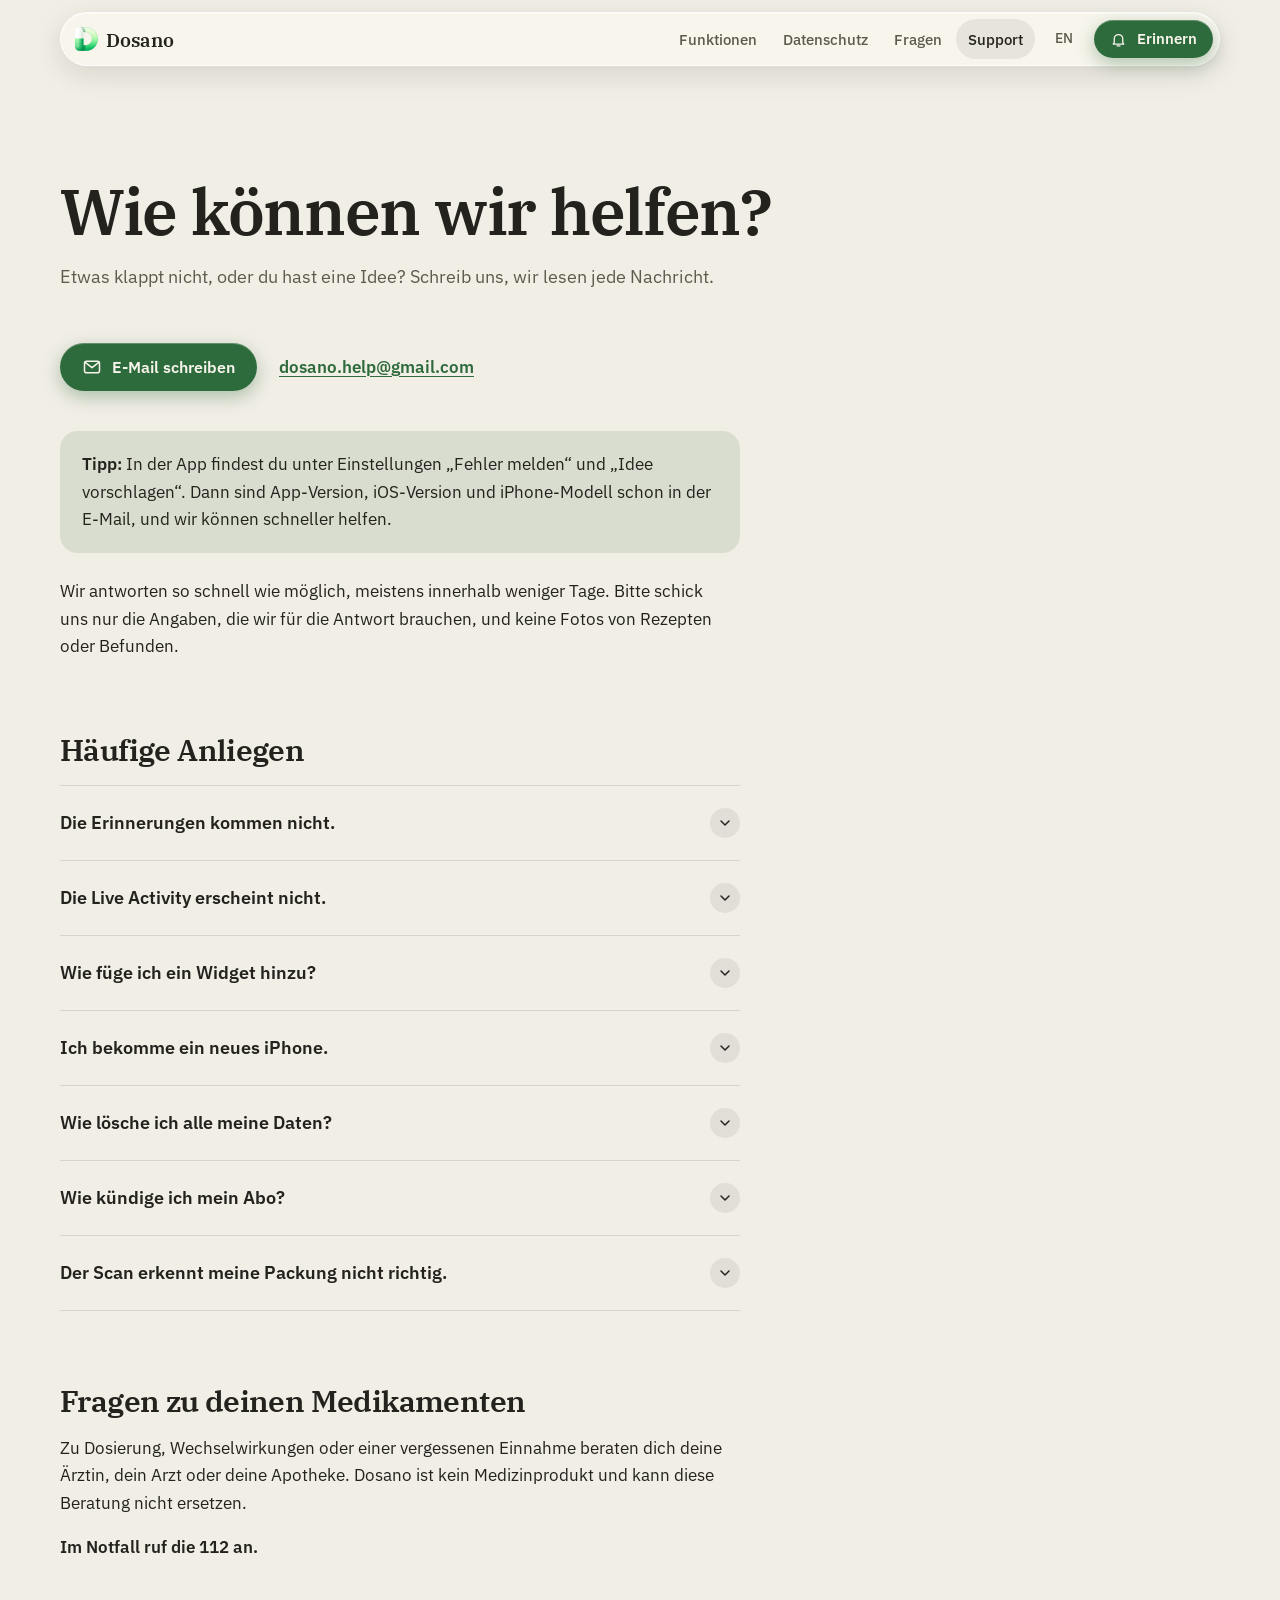
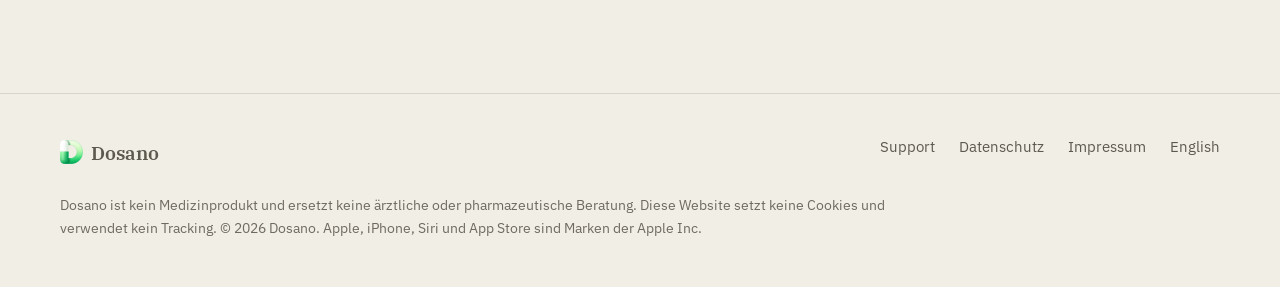
<file: support.html>
<!doctype html>
<html lang="de" class="vor-start">
<head>
<meta charset="utf-8">
<meta name="viewport" content="width=device-width, initial-scale=1, viewport-fit=cover">
<title>Support · Dosano</title>
<meta name="description" content="Hilfe zu Dosano: Antworten auf häufige Fragen und Kontakt per E-Mail.">
<meta name="theme-color" content="#F1EEE6" media="(prefers-color-scheme: light)">
<meta name="theme-color" content="#13120F" media="(prefers-color-scheme: dark)">
<link rel="canonical" href="https://dosano.app/support.html">
<link rel="alternate" hreflang="de" href="https://dosano.app/support.html">
<link rel="alternate" hreflang="en" href="https://dosano.app/en/support.html">
<link rel="alternate" hreflang="x-default" href="https://dosano.app/support.html">
<link rel="icon" href="assets/img/favicon-32.png" sizes="32x32">
<link rel="apple-touch-icon" href="apple-touch-icon.png">
<link rel="preload" href="assets/fonts/IBMPlexSerif-SemiBold.woff2" as="font" type="font/woff2" crossorigin>
<link rel="preload" href="assets/fonts/IBMPlexSans-Regular.woff2" as="font" type="font/woff2" crossorigin>
<link rel="stylesheet" href="assets/css/site.css?v=a65f5df6">
</head>
<body>
<a class="skip-link" href="#inhalt">Zum Inhalt springen</a>

<header class="site-header wrap">
  <nav class="nav glass" aria-label="Hauptnavigation">
    <a class="brand" href="./" aria-label="Dosano, Startseite"><img src="assets/img/logo-96.png" alt="" width="23" height="24">Dosano</a>
    <ul class="nav-links">
      <li><a href="./#erinnern">Funktionen</a></li>
      <li><a href="datenschutz.html">Datenschutz</a></li>
      <li><a href="./#fragen">Fragen</a></li>
      <li><a href="support.html" aria-current="page">Support</a></li>
    </ul>
    <span class="lang"><a href="en/support.html" hreflang="en" lang="en" aria-label="English version">EN</a></span>
    <a class="btn btn-primary btn-small" href="https://apps.apple.com/de/app/dosano/id0000000000" data-store><svg aria-hidden="true"><use href="assets/img/icons.svg?v=4f896641#i-store"/></svg>Laden</a>
<a class="btn btn-primary btn-small" href="mailto:dosano.help@gmail.com?subject=Erinnerung%3A%20Dosano%20im%20App%20Store&amp;body=Hallo%2C%0A%0Abitte%20schreibt%20mir%20eine%20kurze%20E-Mail%2C%20sobald%20Dosano%20im%20App%20Store%20ist.%0ADanach%20k%C3%B6nnt%20ihr%20meine%20Adresse%20wieder%20l%C3%B6schen.%0A%0AViele%20Gr%C3%BC%C3%9Fe" data-prelaunch><svg aria-hidden="true"><use href="assets/img/icons.svg?v=4f896641#i-bell"/></svg>Erinnern</a>
  </nav>
</header>

<main id="inhalt" class="wrap">
  <div class="page-head">
    <h1>Wie können wir helfen?</h1>
    <p>Etwas klappt nicht, oder du hast eine Idee? Schreib uns, wir lesen jede Nachricht.</p>
  </div>

  <div class="prose">
    <div class="support-cta">
      <a class="btn btn-primary" href="mailto:dosano.help@gmail.com?subject=Dosano%20Support"><svg aria-hidden="true"><use href="assets/img/icons.svg?v=4f896641#i-mail"/></svg>E-Mail schreiben</a>
      <a class="mail" href="mailto:dosano.help@gmail.com">dosano.help@gmail.com</a>
    </div>

    <div class="callout">
      <p><strong>Tipp:</strong> In der App findest du unter Einstellungen „Fehler melden“ und „Idee vorschlagen“. Dann sind App-Version, iOS-Version und iPhone-Modell schon in der E-Mail, und wir können schneller helfen.</p>
    </div>

    <p>Wir antworten so schnell wie möglich, meistens innerhalb weniger Tage. Bitte schick uns nur die Angaben, die wir für die Antwort brauchen, und keine Fotos von Rezepten oder Befunden.</p>

    <h2>Häufige Anliegen</h2>
    <div class="faq help-list">
      <details>
        <summary>Die Erinnerungen kommen nicht.<span class="chev" aria-hidden="true"><svg><use href="assets/img/icons.svg?v=4f896641#i-chev-down"/></svg></span></summary>
        <div class="answer">
          <p>Öffne die Einstellungen deines iPhones und tippe auf Mitteilungen, dann auf Dosano. Dort muss „Mitteilungen erlauben“ eingeschaltet sein.</p>
          <p>Ist ein Fokus aktiv, etwa „Nicht stören“ oder „Schlafen“, werden Mitteilungen eventuell stummgeschaltet. Du kannst Dosano im jeweiligen Fokus als erlaubte App hinzufügen.</p>
        </div>
      </details>
      <details>
        <summary>Die Live Activity erscheint nicht.<span class="chev" aria-hidden="true"><svg><use href="assets/img/icons.svg?v=4f896641#i-chev-down"/></svg></span></summary>
        <div class="answer">
          <p>Prüfe in den Einstellungen deines iPhones unter Dosano, ob „Live Activities“ eingeschaltet ist, und in der App unter Einstellungen, ob die Live Activity aktiviert ist. Laut Apple läuft eine Live Activity höchstens 8 Stunden. Öffnest du die App, wird sie erneuert.</p>
        </div>
      </details>
      <details>
        <summary>Wie füge ich ein Widget hinzu?<span class="chev" aria-hidden="true"><svg><use href="assets/img/icons.svg?v=4f896641#i-chev-down"/></svg></span></summary>
        <div class="answer">
          <p>Drück lange auf eine freie Stelle des Home-Bildschirms, tippe auf „Bearbeiten“ und dann auf „Widget hinzufügen“. Such nach Dosano und wähle eine Größe. Für den Sperrbildschirm drückst du lange auf den Sperrbildschirm, tippst auf „Anpassen“ und dann auf den Bereich für Widgets.</p>
        </div>
      </details>
      <details>
        <summary>Ich bekomme ein neues iPhone.<span class="chev" aria-hidden="true"><svg><use href="assets/img/icons.svg?v=4f896641#i-chev-down"/></svg></span></summary>
        <div class="answer">
          <p>Deine Daten liegen nur auf deinem iPhone, nicht bei uns. Richte das neue iPhone aus einem Backup deines alten iPhones ein (über iCloud oder deinen Computer), dann sind deine Medikamente und dein Verlauf wieder da.</p>
        </div>
      </details>
      <details>
        <summary>Wie lösche ich alle meine Daten?<span class="chev" aria-hidden="true"><svg><use href="assets/img/icons.svg?v=4f896641#i-chev-down"/></svg></span></summary>
        <div class="answer">
          <p>In der App unter Einstellungen, „Alle Daten löschen“. Wenn du die App löschst, sind ihre Daten ebenfalls vom iPhone entfernt. Bei uns liegt nichts, was wir zusätzlich löschen müssten.</p>
        </div>
      </details>
      <details>
        <summary>Wie kündige ich mein Abo?<span class="chev" aria-hidden="true"><svg><use href="assets/img/icons.svg?v=4f896641#i-chev-down"/></svg></span></summary>
        <div class="answer">
          <p>Abos verwaltet Apple. Öffne die Einstellungen deines iPhones, tippe oben auf deinen Namen und dann auf „Abonnements“. Für Erstattungen wende dich bitte über <a href="https://reportaproblem.apple.com">reportaproblem.apple.com</a> an Apple. Wir selbst können Käufe im App Store nicht erstatten.</p>
        </div>
      </details>
      <details>
        <summary>Der Scan erkennt meine Packung nicht richtig.<span class="chev" aria-hidden="true"><svg><use href="assets/img/icons.svg?v=4f896641#i-chev-down"/></svg></span></summary>
        <div class="answer">
          <p>Halte die Packung gerade und gut beleuchtet, mit der Seite, auf der Name und Stärke stehen. Prüf die erkannten Angaben immer, bevor du speicherst, und korrigiere sie bei Bedarf. Schreib uns gern, welche Packung nicht klappt (Name und Stärke reichen), dann können wir die Erkennung verbessern.</p>
        </div>
      </details>
    </div>

    <h2>Fragen zu deinen Medikamenten</h2>
    <p>Zu Dosierung, Wechselwirkungen oder einer vergessenen Einnahme beraten dich deine Ärztin, dein Arzt oder deine Apotheke. Dosano ist kein Medizinprodukt und kann diese Beratung nicht ersetzen.</p>
    <p><strong>Im Notfall ruf die 112 an.</strong></p>
  </div>
</main>

<footer class="site-footer">
  <div class="wrap">
    <div class="footer-grid">
      <a class="brand" href="./"><img src="assets/img/logo-96.png" alt="" width="23" height="24">Dosano</a>
      <nav aria-label="Rechtliches und Hilfe">
        <ul>
          <li><a href="support.html" aria-current="page">Support</a></li>
          <li><a href="datenschutz.html">Datenschutz</a></li>
          <li><a href="impressum.html">Impressum</a></li>
          <li><a href="en/support.html" hreflang="en" lang="en">English</a></li>
        </ul>
      </nav>
    </div>
    <p class="footer-small">Dosano ist kein Medizinprodukt und ersetzt keine ärztliche oder pharmazeutische Beratung. Diese Website setzt keine Cookies und verwendet kein Tracking. © 2026 Dosano. Apple, iPhone, Siri und App Store sind Marken der Apple Inc.</p>
  </div>
</footer>
</body>
</html>
</file>
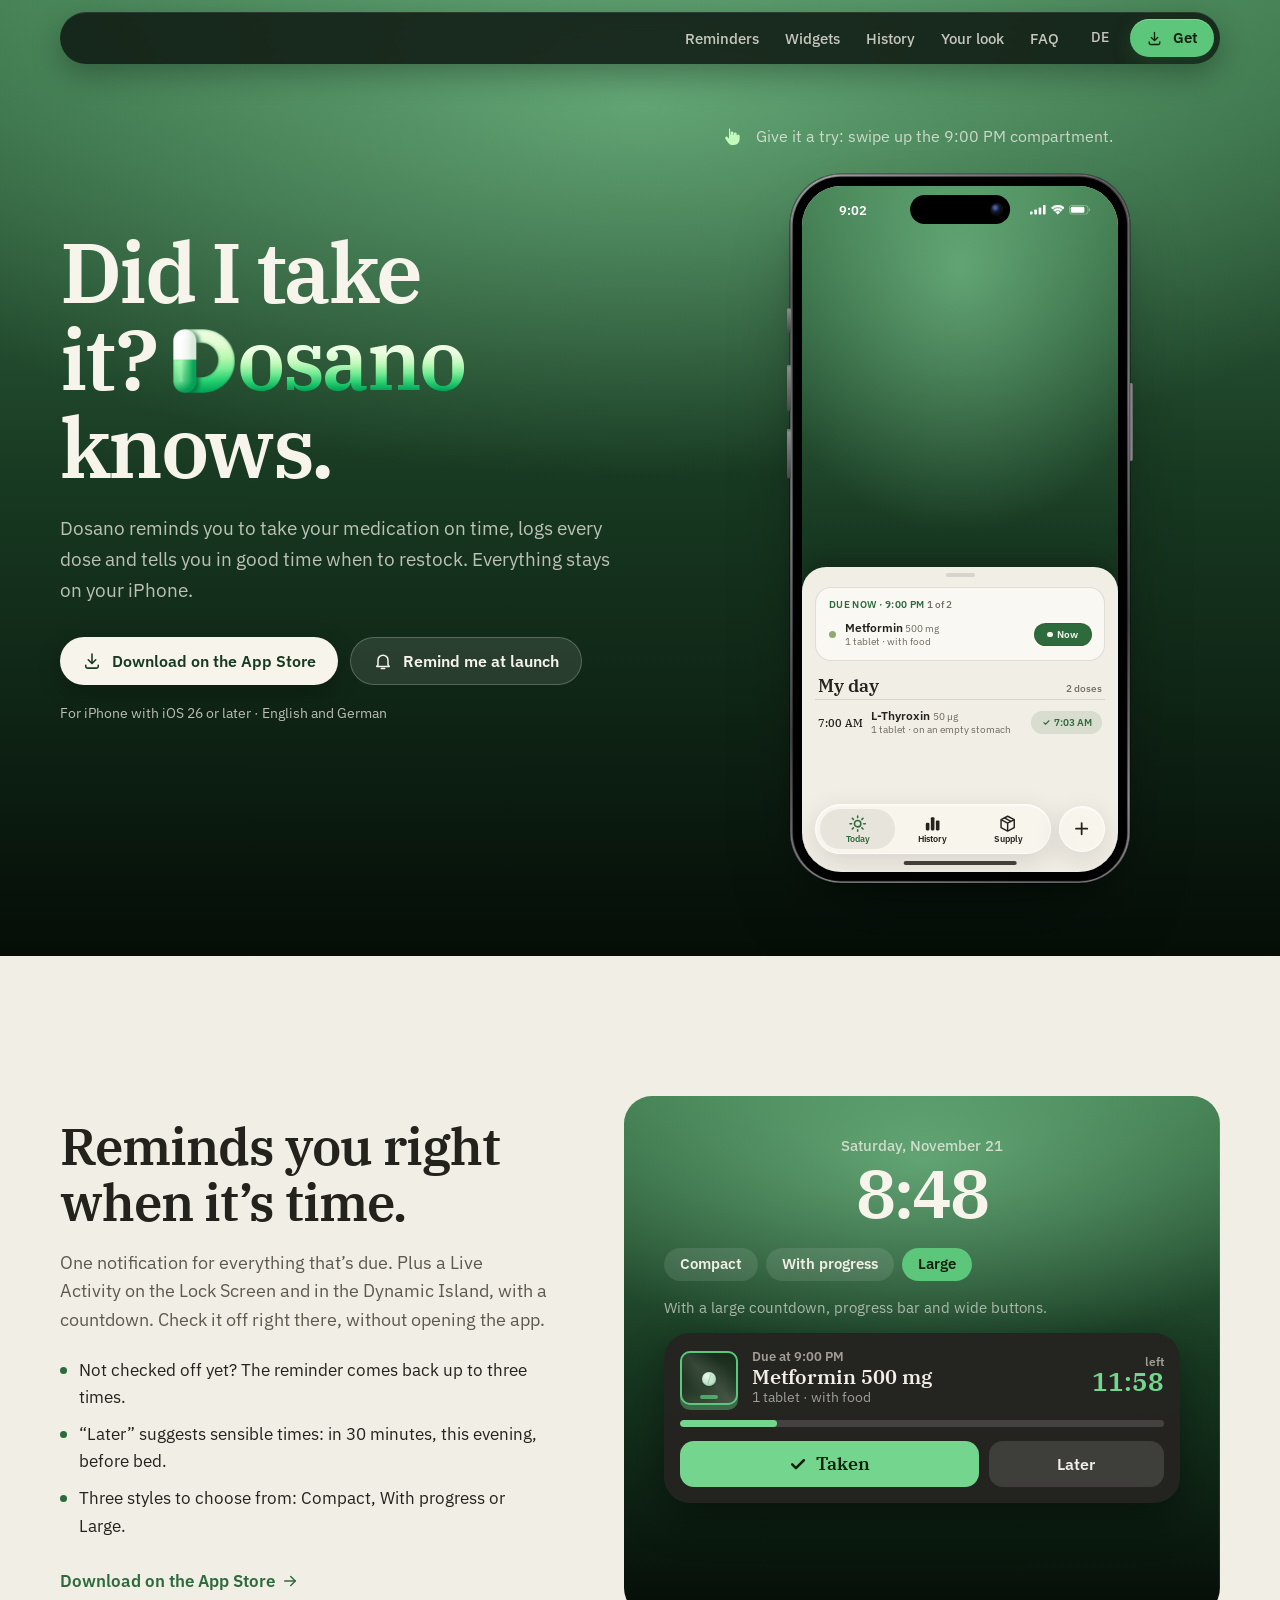
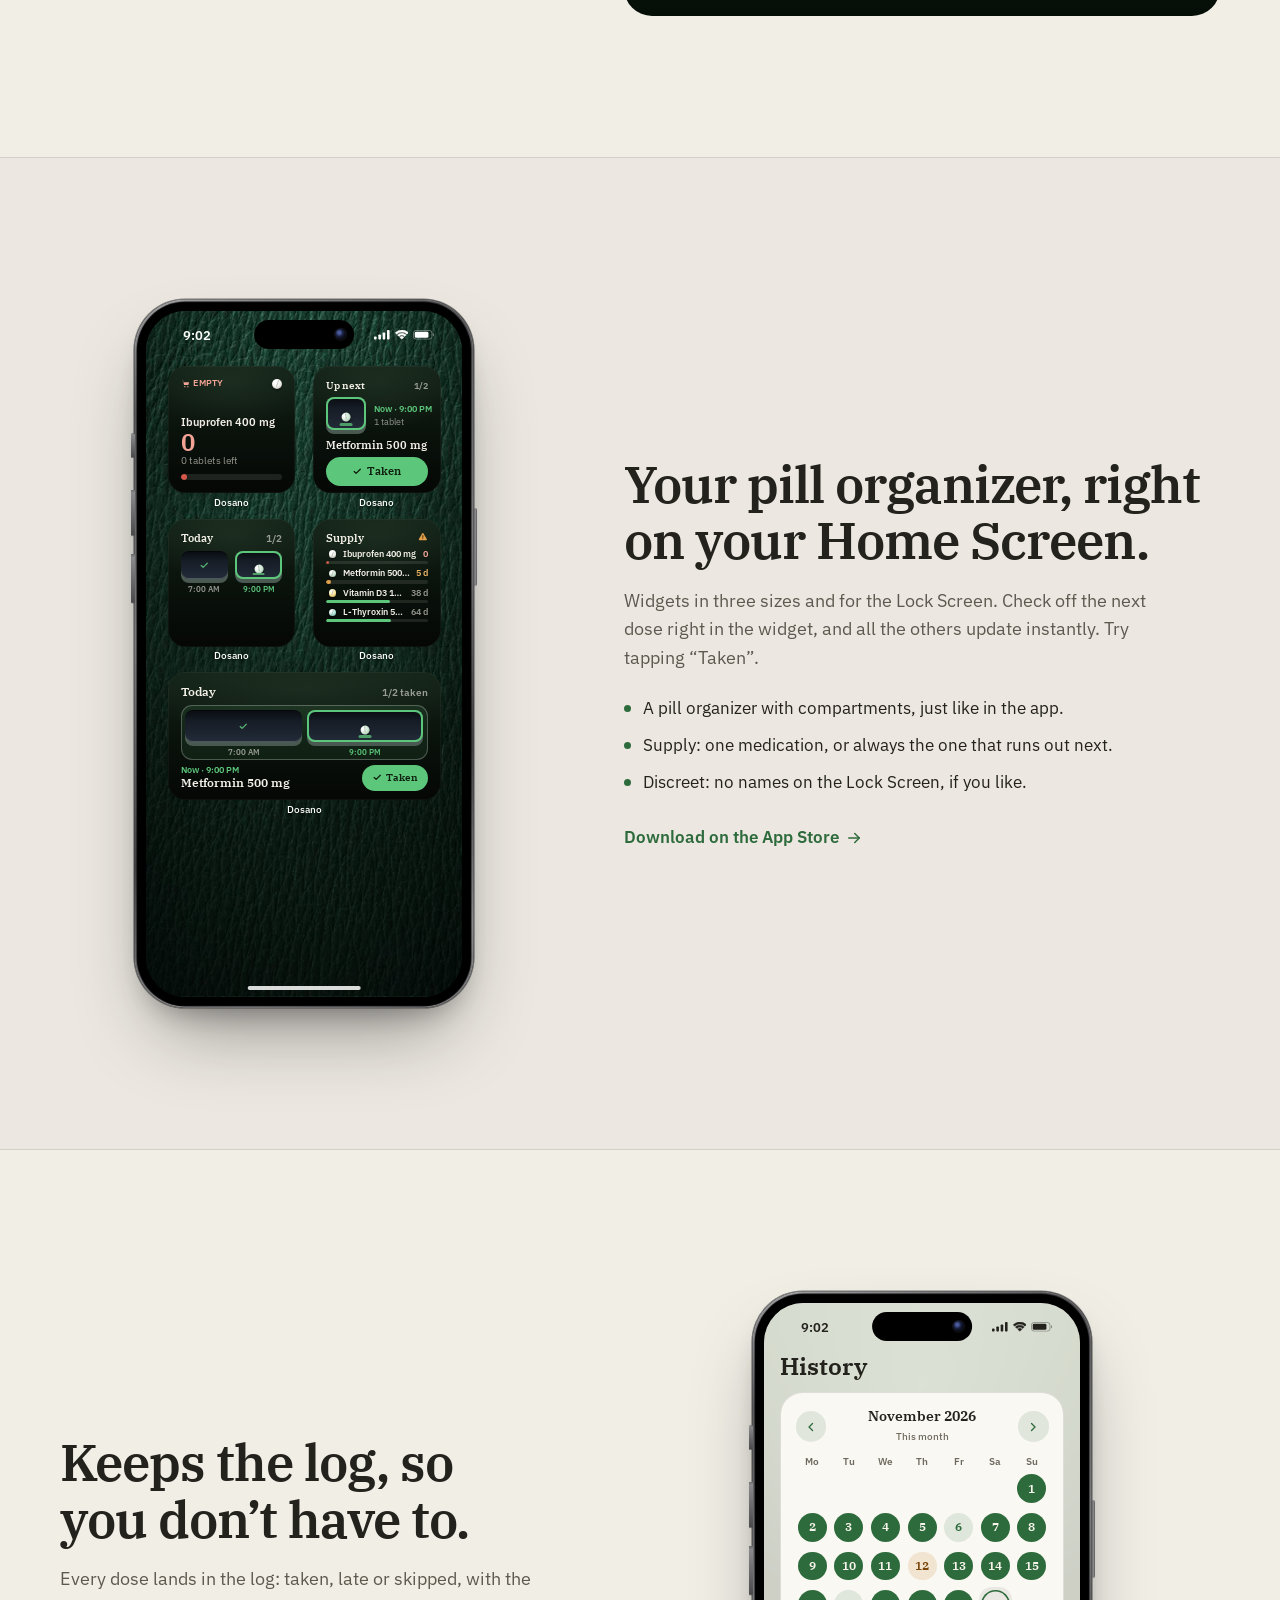
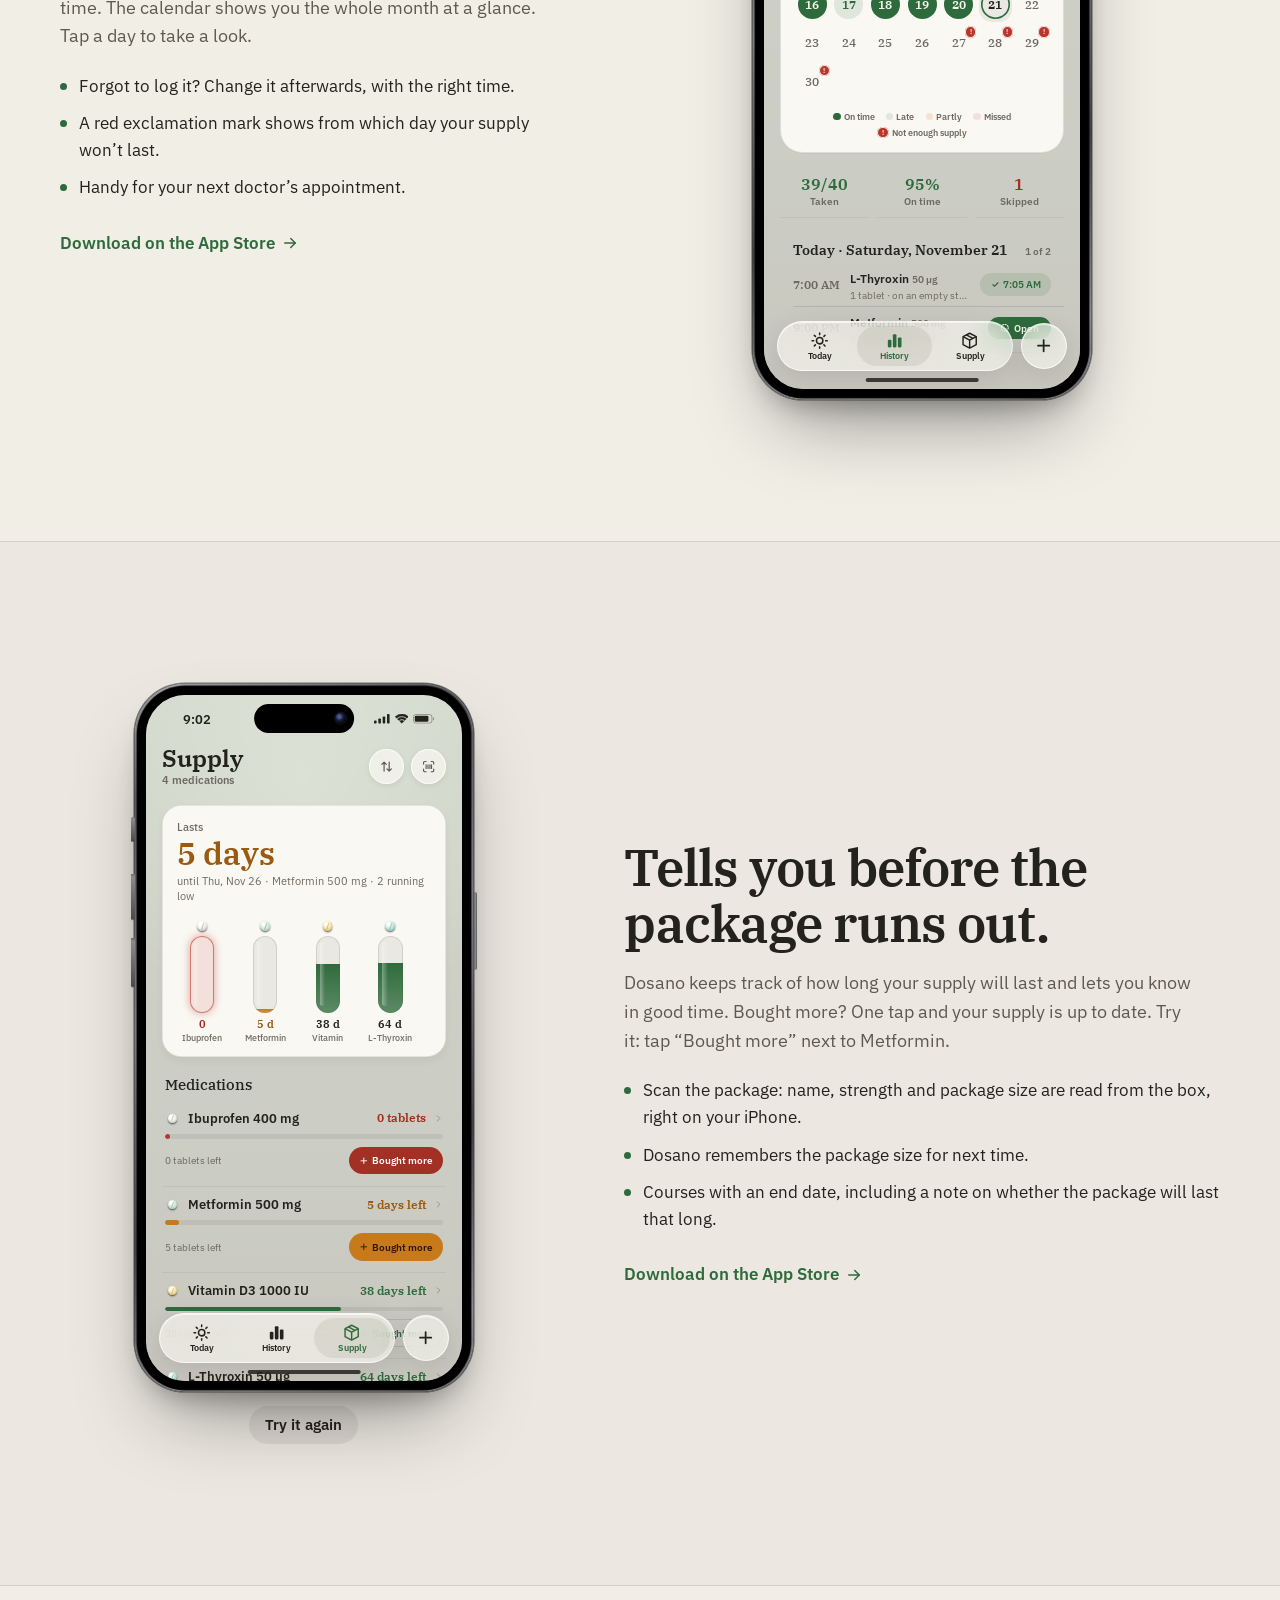
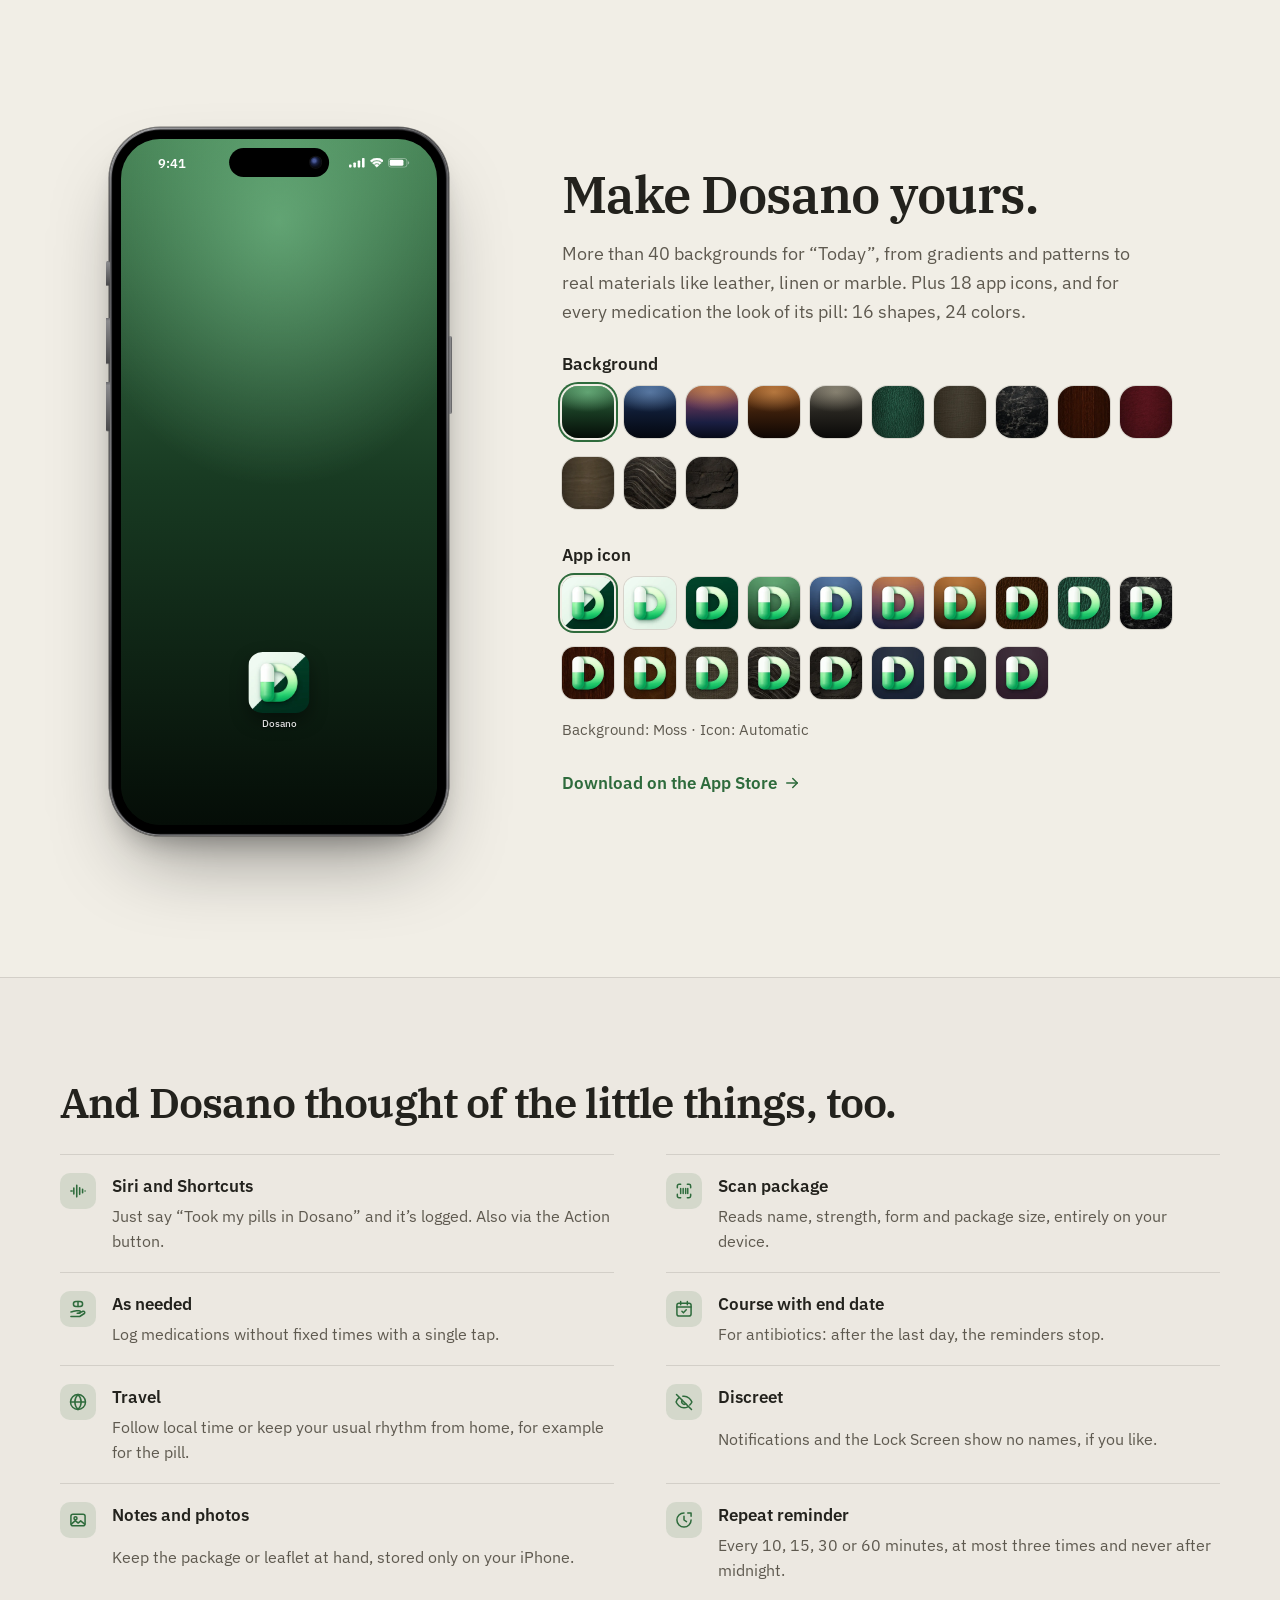
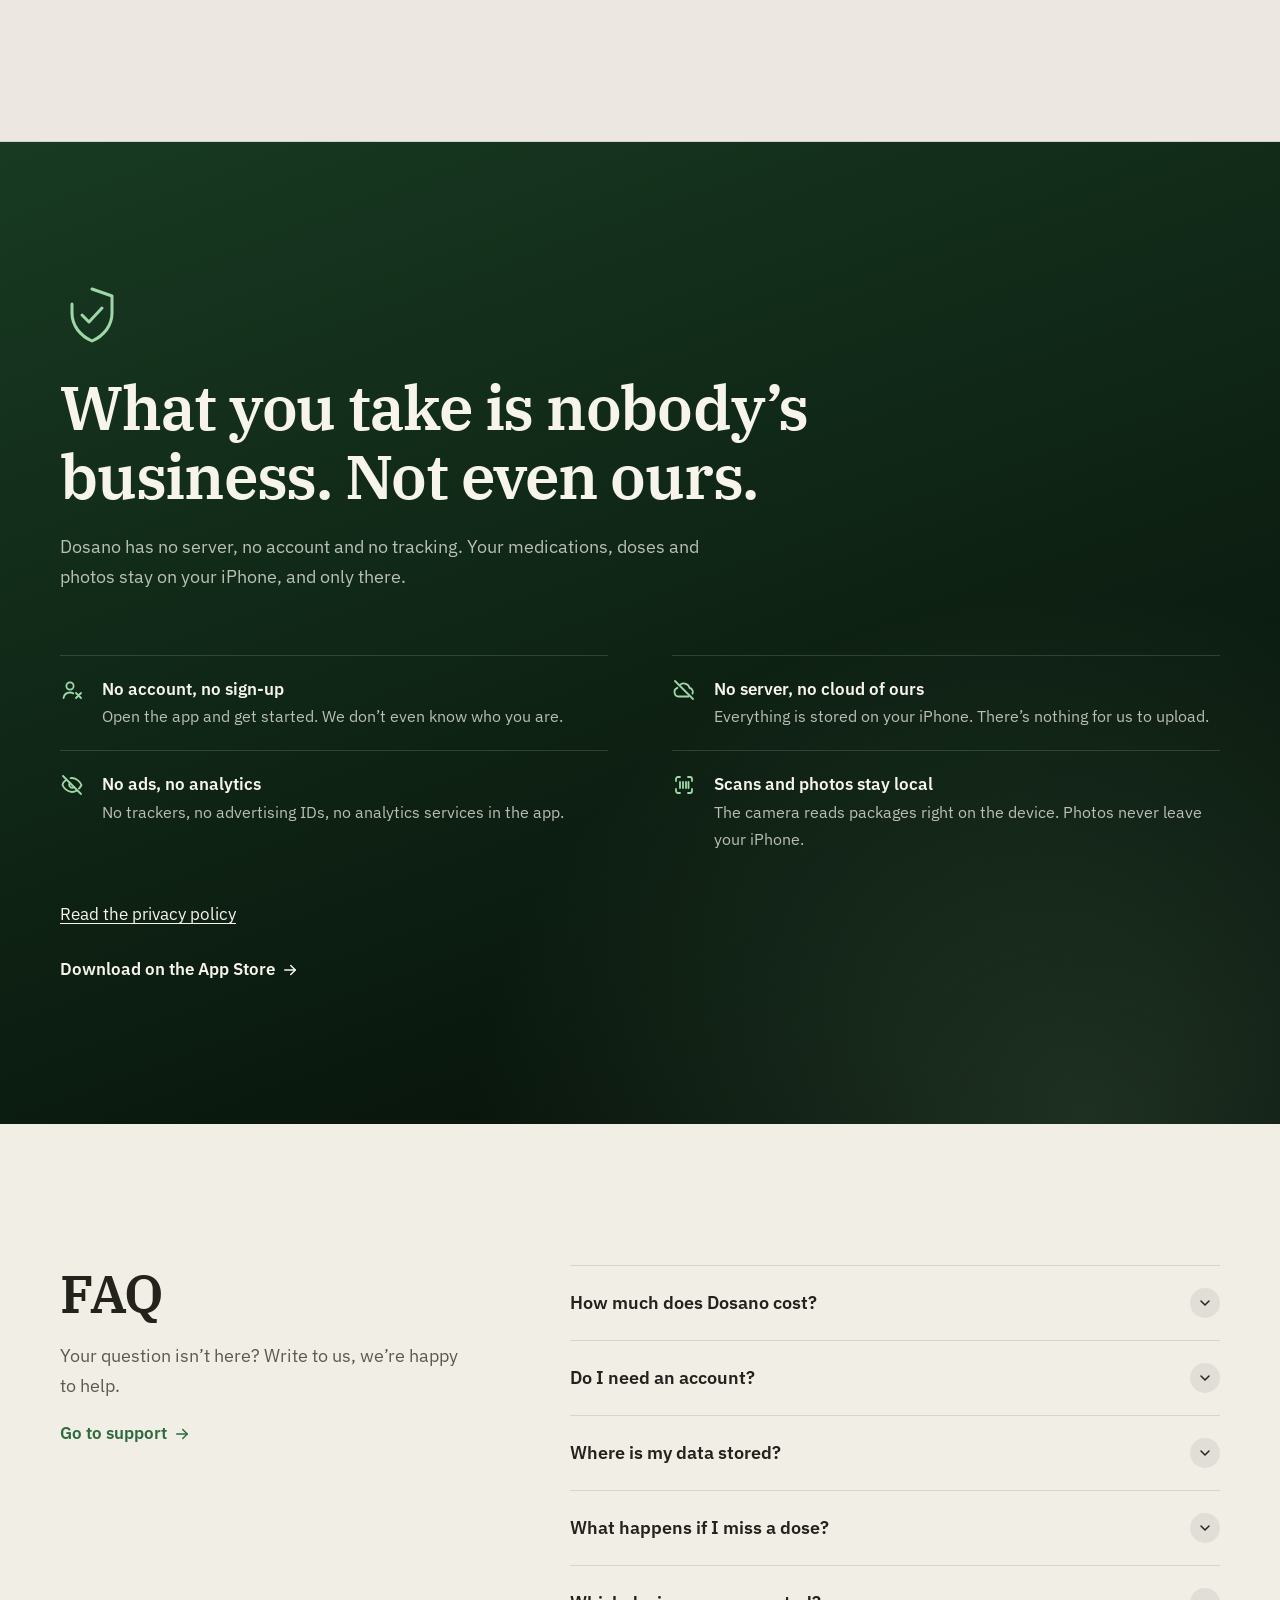
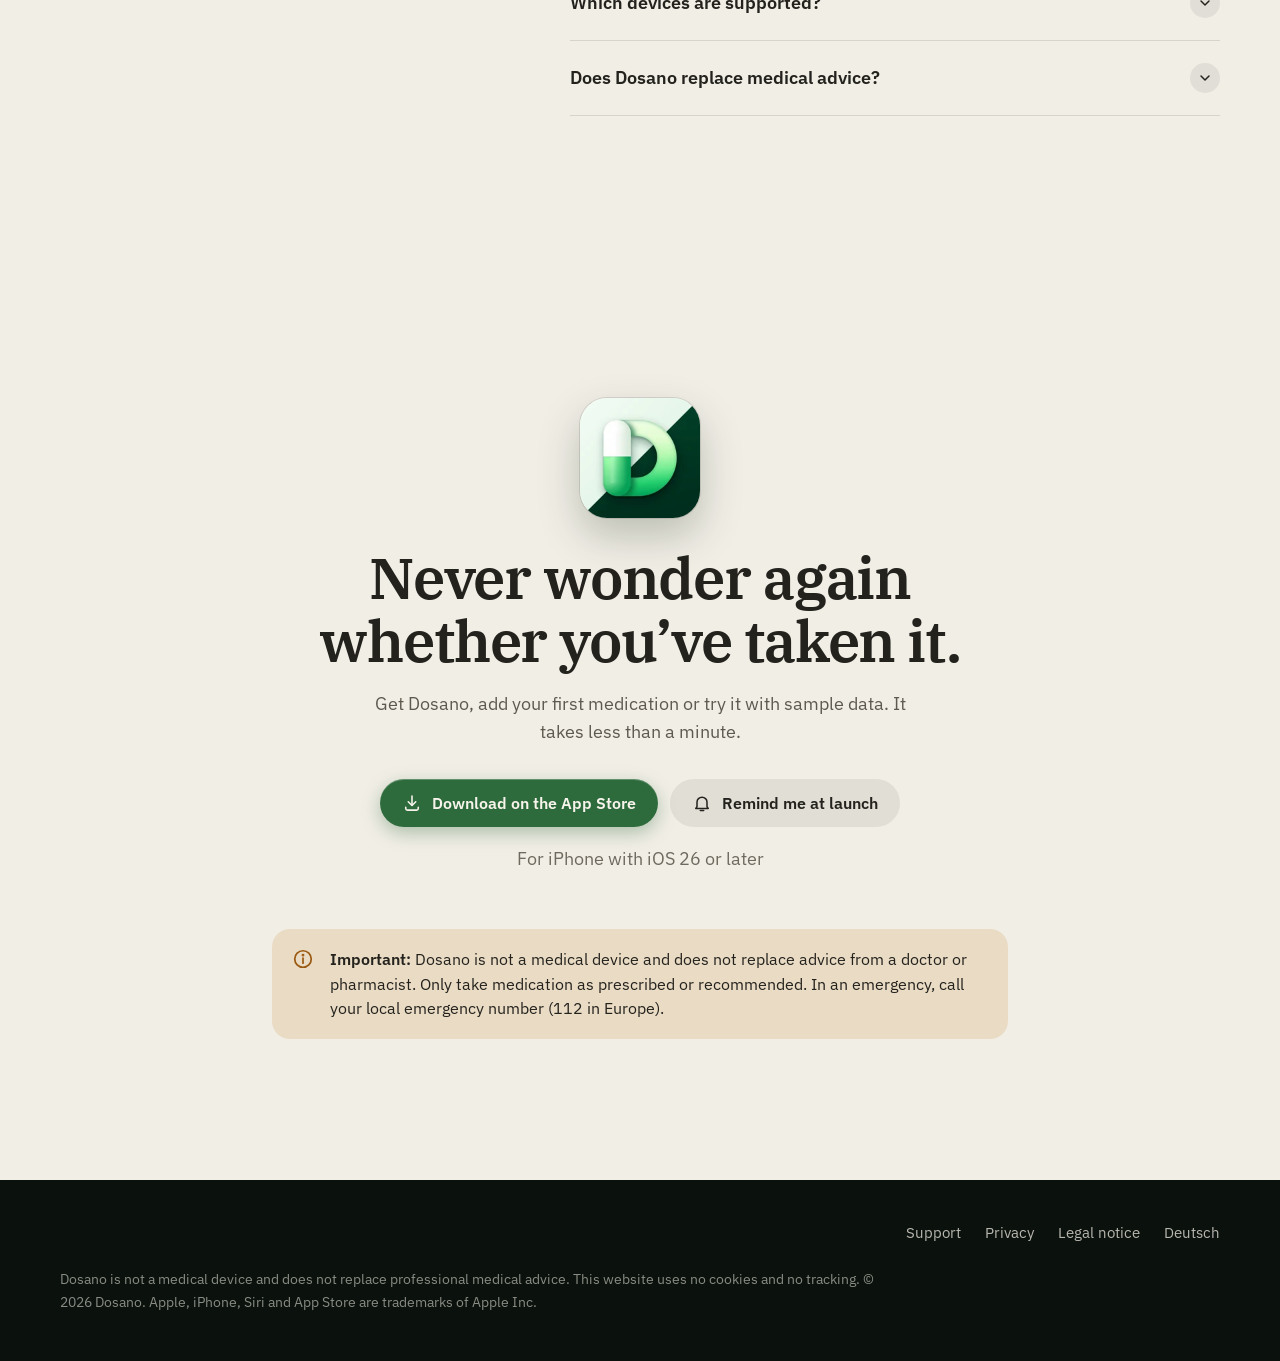
<file: en/index.src.html>
<!doctype html>
<html lang="en">
<head>
<meta charset="utf-8">
<meta name="viewport" content="width=device-width, initial-scale=1, viewport-fit=cover">
<title>Dosano: take your medication on time, keep an eye on your supply</title>
<meta name="description" content="Dosano reminds you to take your medication, logs every dose and tells you in good time when to restock. All data stays on your iPhone.">
<link rel="canonical" href="https://dosano.app/en/">
<link rel="alternate" hreflang="de" href="https://dosano.app/">
<link rel="alternate" hreflang="en" href="https://dosano.app/en/">
<link rel="alternate" hreflang="x-default" href="https://dosano.app/">
<meta name="theme-color" content="#183A22">
<link rel="icon" href="../assets/img/favicon-32.png" sizes="32x32">
<link rel="apple-touch-icon" href="../apple-touch-icon.png">
<link rel="preload" href="../assets/fonts/IBMPlexSerif-SemiBold.woff2" as="font" type="font/woff2" crossorigin>
<link rel="preload" href="../assets/fonts/IBMPlexSans-Regular.woff2" as="font" type="font/woff2" crossorigin>
<link rel="stylesheet" href="../assets/css/site.css">
<link rel="stylesheet" href="../assets/css/neu.css">
<meta property="og:type" content="website">
<meta property="og:title" content="Dosano: Did I take it? Dosano knows.">
<meta property="og:description" content="Reminds you to take your medication, logs every dose, keeps an eye on your supply. Everything stays on your iPhone.">
<meta property="og:locale" content="en_US">
<!-- Once the app is on the App Store: add the app ID, then Safari shows a banner.
<meta name="apple-itunes-app" content="app-id=0000000000"> -->
<meta property="og:image" content="https://dosano.app/assets/img/og.png">
<meta property="og:url" content="https://dosano.app/en/">
<script>document.documentElement.classList.add('js');setTimeout(function(){var r=document.documentElement;if(!r.classList.contains('js-ok'))r.classList.remove('js')},4000)</script>
<script src="../assets/js/neu.js" defer></script>
</head>
<body>
<a class="skip-link" href="#inhalt">Skip to content</a>

<header class="site-header n-header wrap">
  <nav class="nav" aria-label="Main navigation">
    <a class="brand" href="./" aria-label="Dosano, home"><!--WORDMARK--></a>
    <ul class="nav-links">
      <li><a href="#erinnern">Reminders</a></li>
      <li><a href="#widgets">Widgets</a></li>
      <li><a href="#verlauf">History</a></li>
      <li><a href="#dein-look">Your look</a></li>
      <li><a href="#fragen">FAQ</a></li>
    </ul>
    <span class="lang"><a href="../" hreflang="de" lang="de" aria-label="Deutsche Version">DE</a></span>
    <a class="btn btn-primary btn-small" href="https://apps.apple.com/app/dosano/id0000000000" data-store><svg aria-hidden="true"><use href="../assets/img/icons.svg#i-store"/></svg>Get</a>
<a class="btn btn-primary btn-small" href="mailto:dosano.help@gmail.com?subject=Reminder%3A%20Dosano%20on%20the%20App%20Store&amp;body=Hi%2C%0A%0Aplease%20send%20me%20a%20short%20email%20as%20soon%20as%20Dosano%20is%20on%20the%20App%20Store.%0AAfter%20that%20you%20can%20delete%20my%20address.%0A%0AThanks" data-prelaunch><svg aria-hidden="true"><use href="../assets/img/icons.svg#i-bell"/></svg>Remind me</a>
    <span class="scroll-line" aria-hidden="true"></span>
  </nav>
</header>

<main id="inhalt">

<!-- Hero ------------------------------------------------------------------>
<section class="n-hero" aria-labelledby="hero-title">
  <div class="bd" data-bd="moss" aria-hidden="true"></div>
  <div class="wrap hero-grid">
    <div class="hero-copy">
      <h1 id="hero-title" class="enter" style="--i:0">Did I take it? <span class="wordmark" id="heroMark"><img class="wm-d" src="../assets/img/logo-320.png" alt="" width="77" height="80"><span class="wm-rest">osano</span></span> knows.</h1>
      <p class="hero-lead enter" style="--i:2">Dosano reminds you to take your medication on time, logs every dose and tells you in good time when to restock. Everything stays on your iPhone.</p>
      <div class="hero-actions enter" style="--i:3">
        <a class="btn btn-on-moss" href="https://apps.apple.com/app/dosano/id0000000000" data-store><svg aria-hidden="true"><use href="../assets/img/icons.svg#i-store"/></svg>Download on the App Store</a>
        <a class="btn btn-ghost-moss" data-remind href="mailto:dosano.help@gmail.com?subject=Reminder%3A%20Dosano%20on%20the%20App%20Store&amp;body=Hi%2C%0A%0Aplease%20send%20me%20a%20short%20email%20as%20soon%20as%20Dosano%20is%20on%20the%20App%20Store.%0AAfter%20that%20you%20can%20delete%20my%20address.%0A%0AThanks"><svg aria-hidden="true"><use href="../assets/img/icons.svg#i-bell"/></svg>Remind me at launch</a>
      </div>
      <p class="hero-note enter" style="--i:4">For iPhone with iOS 26 or later · English and German</p>
    </div>

    <div class="hero-stage" role="group" aria-labelledby="demo-label">
      <div class="try2 enter" style="--i:3" id="tryRow">
        <svg class="hand" aria-hidden="true"><use href="../assets/img/icons.svg#i-hand-draw"/></svg>
        <span id="demo-label">Give it a try: swipe up the 9:00 PM compartment.</span>
        <button class="btn btn-ghost-moss btn-small demo-reset" type="button" id="demoReset">Again</button>
      </div>
      <div class="phone enter-phone">
        <div class="screen today2" id="demo">
          <div class="bd" data-bd="moss" aria-hidden="true"></div>
          <div class="island" aria-hidden="true"></div>
          <div class="statusbar" aria-hidden="true" style="color:#fff"><span>9:02</span><span class="sb-icons"><svg viewBox="0 0 20 12"><use href="../assets/img/icons.svg#i-signal"/></svg><svg viewBox="0 0 17 12"><use href="../assets/img/icons.svg#i-wifi"/></svg><svg viewBox="0 0 27 12"><use href="../assets/img/icons.svg#i-battery"/></svg></span></div>
          <!--TODAYTOP:demo-->
          <div class="sheet2" aria-hidden="true">
            <div class="grabber"></div>
            <div class="due">
              <div class="due-head swap"><span class="before">Due now · 9:00 PM <span class="count">1 of 2</span></span><span class="after">All done for today <span class="count">2 of 2</span></span></div>
              <div class="due-row"><i class="dot" style="background:#8DAA74"></i><div><div class="med">Metformin<small>500 mg</small></div><div class="sub">1 tablet · with food</div></div><span class="swap"><span class="ochip due before"><i></i>Now</span><span class="ochip ok after"><svg aria-hidden="true"><use href="../assets/img/icons.svg#i-tick"/></svg>9:02 PM</span></span></div>
            </div>
            <div class="day-title"><b>My day</b><span>2 doses</span></div>
            <div class="log-row"><span class="time">7:00 AM</span><div><div class="med">L-Thyroxin<small>50 µg</small></div><div class="sub">1 tablet · on an empty stomach</div></div><span class="ochip ok"><svg aria-hidden="true"><use href="../assets/img/icons.svg#i-tick"/></svg>7:03 AM</span></div>
          </div>
          <div class="tabbar" aria-hidden="true">
            <div class="tabs"><span class="tab is-active"><svg><use href="../assets/img/icons.svg#i-sun"/></svg>Today</span><span class="tab"><svg><use href="../assets/img/icons.svg#i-bars"/></svg>History</span><span class="tab"><svg><use href="../assets/img/icons.svg#i-box"/></svg>Supply</span></div>
            <span class="tab-plus"><svg><use href="../assets/img/icons.svg#i-plus"/></svg></span>
          </div>
          <div class="home-ind" aria-hidden="true"></div>
          <div class="fly-layer" aria-hidden="true"></div>
          <svg class="ghost-hand" id="ghostHand" aria-hidden="true"><use href="../assets/img/icons.svg#i-hand-draw"/></svg>
        </div>
      </div>
      <p class="visually-hidden" role="status" id="demoStatus"></p>
    </div>
  </div>
</section>

<!-- Reminders --------------------------------------------------------->
<section class="n-section" id="erinnern" aria-labelledby="r-title">
  <div class="wrap split">
    <div class="reveal">
      <h2 id="r-title">Reminds you right when it’s time.</h2>
      <p class="lead2">One notification for everything that’s due. Plus a Live Activity on the Lock Screen and in the Dynamic Island, with a countdown. Check it off right there, without opening the app.</p>
      <ul class="ticks2">
        <li>Not checked off yet? The reminder comes back up to three times.</li>
        <li>“Later” suggests sensible times: in 30 minutes, this evening, before bed.</li>
        <li>Three styles to choose from: Compact, With progress or Large.</li>
      </ul>
      <a class="store-link" href="https://apps.apple.com/app/dosano/id0000000000" data-store>Download on the App Store<svg aria-hidden="true"><use href="../assets/img/icons.svg#i-arrow"/></svg></a>
<a class="store-link" href="mailto:dosano.help@gmail.com?subject=Reminder%3A%20Dosano%20on%20the%20App%20Store&amp;body=Hi%2C%0A%0Aplease%20send%20me%20a%20short%20email%20as%20soon%20as%20Dosano%20is%20on%20the%20App%20Store.%0AAfter%20that%20you%20can%20delete%20my%20address.%0A%0AThanks" data-prelaunch>Remind me at launch<svg aria-hidden="true"><use href="../assets/img/icons.svg#i-arrow"/></svg></a>
    </div>
    <div class="stage-dark reveal" style="--delay:120ms" id="lockStage">
      <div class="bd" data-bd="moss" aria-hidden="true"></div>
      <div class="lock-time" aria-hidden="true"><small>Saturday, November 21</small><b id="lockClock">8:48</b></div>
      <div class="la-switch" role="group" aria-label="Live Activity style">
        <button type="button" data-v="compact" aria-pressed="false">Compact</button>
        <button type="button" data-v="progress" aria-pressed="false">With progress</button>
        <button type="button" data-v="large" aria-pressed="true">Large</button>
      </div>
      <p class="la-desc" id="laDesc" aria-live="polite">With a large countdown, progress bar and wide buttons.</p>
      <div class="la" id="la" data-variant="large" role="group" aria-label="Example of a Live Activity">
        <div class="la-variant v-compact">
          <div class="la-row">
            <span class="la-icon" aria-hidden="true"><span class="well"></span><i class="p"></i><span class="lid2"></span></span>
            <div class="la-text"><div class="la-name">Metformin 500 mg</div><div class="la-detail"><span data-cd>12:00</span> left · 1 tablet</div></div>
            <div class="la-round"><button type="button" data-act="later" aria-label="Later"><svg><use href="../assets/img/icons.svg#i-snooze"/></svg></button><button type="button" class="take" data-act="take" aria-label="Taken"><svg><use href="../assets/img/icons.svg#i-tick"/></svg></button></div>
          </div>
        </div>
        <div class="la-variant v-progress">
          <div class="la-row">
            <span class="la-icon" aria-hidden="true"><span class="well"></span><i class="p"></i><span class="lid2"></span></span>
            <div class="la-text"><div class="la-name">Metformin 500 mg</div><div class="la-detail"><span data-cd>12:00</span> left · 1 tablet</div></div>
            <div class="la-round"><button type="button" data-act="later" aria-label="Later"><svg><use href="../assets/img/icons.svg#i-snooze"/></svg></button><button type="button" class="take" data-act="take" aria-label="Taken"><svg><use href="../assets/img/icons.svg#i-tick"/></svg></button></div>
          </div>
          <div class="slotdots" aria-hidden="true"><i class="t"></i><i class="o"></i><span>Today 1 of 2</span></div>
        </div>
        <div class="la-variant v-large">
          <div class="la-row">
            <span class="la-icon" aria-hidden="true" style="width:58px;height:54px"><span class="well"></span><i class="p"></i><span class="lid2"></span></span>
            <div class="la-text"><div class="la-small">Due at 9:00 PM</div><div class="la-name">Metformin 500 mg</div><div class="la-detail">1 tablet · with food</div></div>
            <div class="la-count"><small>left</small><b data-cd>12:00</b></div>
          </div>
          <div class="la-bar" aria-hidden="true"><i id="laBar"></i></div>
          <div class="la-btns"><button type="button" class="take" data-act="take"><svg aria-hidden="true"><use href="../assets/img/icons.svg#i-tick"/></svg>Taken</button><button type="button" data-act="later">Later</button></div>
        </div>
        <div class="done-msg"><svg aria-hidden="true"><use href="../assets/img/icons.svg#i-check"/></svg>Done. See you tomorrow morning!</div>
      </div>
      <p class="visually-hidden" role="status" id="laStatus"></p>
    </div>
  </div>
</section>

<!-- Widgets --------------------------------------------------------->
<section class="n-section gallery-band" id="widgets" aria-labelledby="w-title">
  <div class="wrap split flip">
    <div class="reveal">
      <h2 id="w-title">Your pill organizer, right on your Home Screen.</h2>
      <p class="lead2">Widgets in three sizes and for the Lock Screen. Check off the next dose right in the widget, and all the others update instantly. Try tapping “Taken”.</p>
      <ul class="ticks2">
        <li>A pill organizer with compartments, just like in the app.</li>
        <li>Supply: one medication, or always the one that runs out next.</li>
        <li>Discreet: no names on the Lock Screen, if you like.</li>
      </ul>
      <a class="store-link" href="https://apps.apple.com/app/dosano/id0000000000" data-store>Download on the App Store<svg aria-hidden="true"><use href="../assets/img/icons.svg#i-arrow"/></svg></a>
<a class="store-link" href="mailto:dosano.help@gmail.com?subject=Reminder%3A%20Dosano%20on%20the%20App%20Store&amp;body=Hi%2C%0A%0Aplease%20send%20me%20a%20short%20email%20as%20soon%20as%20Dosano%20is%20on%20the%20App%20Store.%0AAfter%20that%20you%20can%20delete%20my%20address.%0A%0AThanks" data-prelaunch>Remind me at launch<svg aria-hidden="true"><use href="../assets/img/icons.svg#i-arrow"/></svg></a>
    </div>
    <div class="phone reveal" style="--delay:120ms">
      <div class="screen homescreen" id="home" role="group" aria-label="Example: Dosano widgets on the Home Screen">
        <div class="hs-wall" aria-hidden="true"></div>
        <div class="island" aria-hidden="true"></div>
        <div class="statusbar" aria-hidden="true" style="color:#fff"><span>9:02</span><span class="sb-icons"><svg viewBox="0 0 20 12"><use href="../assets/img/icons.svg#i-signal"/></svg><svg viewBox="0 0 17 12"><use href="../assets/img/icons.svg#i-wifi"/></svg><svg viewBox="0 0 27 12"><use href="../assets/img/icons.svg#i-battery"/></svg></span></div>
        <div class="hs-grid">
          <div class="hs-cell">
            <div class="wg" role="img" aria-label="Supply widget: Ibuprofen 400 mg is empty, 0 tablets left">
              <div class="wg-top"><span class="wg-label red"><svg aria-hidden="true"><use href="../assets/img/icons.svg#i-cart"/></svg>Empty</span><i class="p white wg-pill"></i></div>
              <div class="wg-fill"></div>
              <div class="wg-name">Ibuprofen 400 mg</div>
              <div class="wg-big red">0</div>
              <div class="wg-sub" style="margin-bottom:calc(var(--u) * 8)">0 tablets left</div>
              <div class="wg-bar h8"><i class="empty" style="--r:0"></i></div>
            </div>
            <span class="hs-label">Dosano</span>
          </div>
          <div class="hs-cell">
            <div class="wg" data-w="next">
              <div class="wg-head"><b data-next-head>Up next</b><span data-count>1/2</span></div>
              <div class="wg-next" data-next-body>
                <div class="wg-nextrow"><span class="sc is-current wg-c50" style="--h:46;--tint:#8DAA74"><span class="sc-wall"></span><span class="sc-well"></span><i class="p"></i><span class="sc-check"><svg><use href="../assets/img/icons.svg#i-tick"/></svg></span><span class="sc-lid"></span></span><div><div class="wg-when">Now · 9:00 PM</div><div class="wg-sub2">1 tablet</div></div></div>
                <div class="wg-title">Metformin 500 mg</div>
                <div class="wg-fill"></div>
                <button class="wg-btn full" type="button" data-take aria-label="Mark Metformin 500 mg as taken"><svg><use href="../assets/img/icons.svg#i-tick"/></svg><span>Taken</span></button>
              </div>
              <div class="wg-done" data-next-done hidden>
                <div class="wg-fill"></div>
                <span class="wg-badge"><svg><use href="../assets/img/icons.svg#i-tick"/></svg></span>
                <div class="wg-donetitle">All done</div>
                <div class="wg-sub">2/2 taken</div>
              </div>
            </div>
            <span class="hs-label">Dosano</span>
          </div>
          <div class="hs-cell">
            <div class="wg" role="img" aria-label="Pill organizer widget: 7:00 AM done, 9:00 PM open" data-w="planner">
              <div class="wg-head small"><b>Today</b><span data-count>1/2</span></div>
              <div class="wg-pgrid">
                <div class="wg-slot"><span class="sc is-open" style="--h:40;--tint:#8DAA74"><span class="sc-wall"></span><span class="sc-well"></span><span class="sc-check"><svg><use href="../assets/img/icons.svg#i-tick"/></svg></span><span class="sc-lid"></span></span><span class="wg-time">7:00 AM</span></div>
                <div class="wg-slot current" data-evening><span class="sc is-current" style="--h:40;--tint:#8DAA74"><span class="sc-wall"></span><span class="sc-well"></span><i class="p"></i><span class="sc-check"><svg><use href="../assets/img/icons.svg#i-tick"/></svg></span><span class="sc-lid"></span></span><span class="wg-time">9:00 PM</span></div>
              </div>
            </div>
            <span class="hs-label">Dosano</span>
          </div>
          <div class="hs-cell">
            <div class="wg" role="img" aria-label="Supply overview widget: Ibuprofen empty, Metformin 5 days left, Vitamin D3 38 days left, L-Thyroxin 64 days left">
              <div class="wg-head small"><b>Supply</b><svg class="wg-warn" aria-hidden="true"><use href="../assets/img/icons.svg#i-warn"/></svg></div>
              <div class="wg-list">
                <div><i class="p white"></i><span>Ibuprofen 400 mg</span><b class="red">0</b><span class="wg-bar h4"><i class="empty" style="--r:0"></i></span></div>
                <div><i class="p"></i><span>Metformin 500 mg</span><b class="orange">5 d</b><span class="wg-bar h4"><i class="low" style="--r:0.05"></i></span></div>
                <div><i class="p yellow"></i><span>Vitamin D3 1000 IU</span><b>38 d</b><span class="wg-bar h4"><i style="--r:0.63"></i></span></div>
                <div><i class="p teal"></i><span>L-Thyroxin 50 µg</span><b>64 d</b><span class="wg-bar h4"><i style="--r:0.64"></i></span></div>
              </div>
            </div>
            <span class="hs-label">Dosano</span>
          </div>
          <div class="hs-cell wide">
            <div class="wg wide" data-w="medium">
              <div class="wg-head"><b class="b15">Today</b><span class="semi" data-count-long>1/2 taken</span></div>
              <div class="sstrip" aria-hidden="true">
                <div class="wg-slot"><span class="sc is-open" style="--h:44;--tint:#8DAA74"><span class="sc-wall"></span><span class="sc-well"></span><span class="sc-check"><svg><use href="../assets/img/icons.svg#i-tick"/></svg></span><span class="sc-lid"></span></span><span class="wg-time">7:00 AM</span></div>
                <div class="wg-slot current" data-evening><span class="sc is-current" style="--h:44;--tint:#8DAA74"><span class="sc-wall"></span><span class="sc-well"></span><i class="p"></i><span class="sc-check"><svg><use href="../assets/img/icons.svg#i-tick"/></svg></span><span class="sc-lid"></span></span><span class="wg-time">9:00 PM</span></div>
              </div>
              <div class="wg-fill"></div>
              <div class="wg-medrow" data-next-body>
                <div class="wg-medtext"><div class="wg-when small">Now · 9:00 PM</div><div class="wg-title b15">Metformin 500 mg</div></div>
                <button class="wg-btn" type="button" data-take aria-label="Mark Metformin 500 mg as taken"><svg><use href="../assets/img/icons.svg#i-tick"/></svg><span>Taken</span></button>
              </div>
              <div class="wg-allempty" data-next-done hidden><svg aria-hidden="true"><use href="../assets/img/icons.svg#i-check"/></svg>All compartments are empty. See you tomorrow!</div>
            </div>
            <span class="hs-label">Dosano</span>
          </div>
        </div>
        <div class="home-ind light" aria-hidden="true"></div>
        <p class="visually-hidden" role="status" id="wStatus"></p>
      </div>
    </div>
  </div>
</section>

<!-- History ----------------------------------------------------------->
<section class="n-section" id="verlauf" aria-labelledby="v-title">
  <div class="wrap split">
    <div class="reveal">
      <h2 id="v-title">Keeps the log, so you don’t have to.</h2>
      <p class="lead2">Every dose lands in the log: taken, late or skipped, with the time. The calendar shows you the whole month at a glance. Tap a day to take a look.</p>
      <ul class="ticks2">
        <li>Forgot to log it? Change it afterwards, with the right time.</li>
        <li>A red exclamation mark shows from which day your supply won’t last.</li>
        <li>Handy for your next doctor’s appointment.</li>
      </ul>
      <a class="store-link" href="https://apps.apple.com/app/dosano/id0000000000" data-store>Download on the App Store<svg aria-hidden="true"><use href="../assets/img/icons.svg#i-arrow"/></svg></a>
<a class="store-link" href="mailto:dosano.help@gmail.com?subject=Reminder%3A%20Dosano%20on%20the%20App%20Store&amp;body=Hi%2C%0A%0Aplease%20send%20me%20a%20short%20email%20as%20soon%20as%20Dosano%20is%20on%20the%20App%20Store.%0AAfter%20that%20you%20can%20delete%20my%20address.%0A%0AThanks" data-prelaunch>Remind me at launch<svg aria-hidden="true"><use href="../assets/img/icons.svg#i-arrow"/></svg></a>
    </div>
    <div class="phone reveal" style="--delay:120ms">
      <div class="screen hist" id="cal">
        <div class="island" aria-hidden="true"></div>
        <div class="statusbar" aria-hidden="true"><span>9:02</span><span class="sb-icons"><svg viewBox="0 0 20 12"><use href="../assets/img/icons.svg#i-signal"/></svg><svg viewBox="0 0 17 12"><use href="../assets/img/icons.svg#i-wifi"/></svg><svg viewBox="0 0 27 12"><use href="../assets/img/icons.svg#i-battery"/></svg></span></div>
        <div class="faint" aria-hidden="true"></div>
        <div class="h-top" aria-hidden="true"><div class="h-title">History</div></div>
        <div class="h-card">
          <div class="h-head" aria-hidden="true"><span class="h-nav"><svg><use href="../assets/img/icons.svg#i-chev-left"/></svg></span><div><b>November 2026</b><small>This month</small></div><span class="h-nav"><svg><use href="../assets/img/icons.svg#i-chev-right"/></svg></span></div>
          <div class="h-grid" id="calGrid" role="group" aria-label="Calendar November 2026">
            <span class="wd" aria-hidden="true">Mo</span><span class="wd" aria-hidden="true">Tu</span><span class="wd" aria-hidden="true">We</span><span class="wd" aria-hidden="true">Th</span><span class="wd" aria-hidden="true">Fr</span><span class="wd" aria-hidden="true">Sa</span><span class="wd" aria-hidden="true">Su</span>
          </div>
          <div class="h-legend" aria-hidden="true"><div><span><i style="background:var(--accent)"></i>On time</span><span><i style="background:var(--accent-soft)"></i>Late</span><span><i style="background:var(--amber-soft)"></i>Partly</span><span><i style="background:var(--red-soft)"></i>Missed</span></div><div><span><i class="short-mark"></i>Not enough supply</span></div></div>
        </div>
        <div class="h-stats" id="stats"><div><b class="g" data-to="39" data-suffix="/40">0/40</b><span>Taken</span></div><div><b class="g" data-to="95" data-suffix="%">0%</b><span>On time</span></div><div><b class="r" data-to="1" data-suffix="">0</b><span>Skipped</span></div></div>
        <div class="h-day" id="dayLog" aria-live="polite"></div>
        <div class="tabbar" aria-hidden="true">
          <div class="tabs"><span class="tab"><svg><use href="../assets/img/icons.svg#i-sun"/></svg>Today</span><span class="tab is-active"><svg><use href="../assets/img/icons.svg#i-bars"/></svg>History</span><span class="tab"><svg><use href="../assets/img/icons.svg#i-box"/></svg>Supply</span></div>
          <span class="tab-plus"><svg><use href="../assets/img/icons.svg#i-plus"/></svg></span>
        </div>
        <div class="home-ind" aria-hidden="true"></div>
      </div>
    </div>
  </div>
</section>

<!-- Supply ----------------------------------------------------------->
<section class="n-section gallery-band" id="bestand" aria-labelledby="b-title">
  <div class="wrap split flip">
    <div class="reveal">
      <h2 id="b-title">Tells you before the package runs out.</h2>
      <p class="lead2">Dosano keeps track of how long your supply will last and lets you know in good time. Bought more? One tap and your supply is up to date. Try it: tap “Bought more” next to Metformin.</p>
      <ul class="ticks2">
        <li>Scan the package: name, strength and package size are read from the box, right on your iPhone.</li>
        <li>Dosano remembers the package size for next time.</li>
        <li>Courses with an end date, including a note on whether the package will last that long.</li>
      </ul>
      <a class="store-link" href="https://apps.apple.com/app/dosano/id0000000000" data-store>Download on the App Store<svg aria-hidden="true"><use href="../assets/img/icons.svg#i-arrow"/></svg></a>
<a class="store-link" href="mailto:dosano.help@gmail.com?subject=Reminder%3A%20Dosano%20on%20the%20App%20Store&amp;body=Hi%2C%0A%0Aplease%20send%20me%20a%20short%20email%20as%20soon%20as%20Dosano%20is%20on%20the%20App%20Store.%0AAfter%20that%20you%20can%20delete%20my%20address.%0A%0AThanks" data-prelaunch>Remind me at launch<svg aria-hidden="true"><use href="../assets/img/icons.svg#i-arrow"/></svg></a>
    </div>
    <div class="phone-wrap reveal" style="--delay:120ms">
      <div class="phone">
        <div class="screen stockscr" id="stock">
          <div class="faint" aria-hidden="true"></div>
          <div class="island" aria-hidden="true"></div>
          <div class="statusbar" aria-hidden="true"><span>9:02</span><span class="sb-icons"><svg viewBox="0 0 20 12"><use href="../assets/img/icons.svg#i-signal"/></svg><svg viewBox="0 0 17 12"><use href="../assets/img/icons.svg#i-wifi"/></svg><svg viewBox="0 0 27 12"><use href="../assets/img/icons.svg#i-battery"/></svg></span></div>
          <div class="st-head" aria-hidden="true">
            <div><div class="st-title">Supply</div><div class="st-count" id="stCount">4 medications</div></div>
            <div class="st-btns"><span class="gbtn"><svg><use href="../assets/img/icons.svg#i-sort"/></svg></span><span class="gbtn"><svg><use href="../assets/img/icons.svg#i-scan"/></svg></span></div>
          </div>
          <div class="st-card">
            <div class="st-sum" id="stSum"></div>
            <div class="vials" id="vials" aria-hidden="true"></div>
          </div>
          <div class="st-listtitle" aria-hidden="true">Medications</div>
          <div class="st-list" id="stList"></div>
          <div class="tabbar" aria-hidden="true">
          <div class="tabs"><span class="tab"><svg><use href="../assets/img/icons.svg#i-sun"/></svg>Today</span><span class="tab"><svg><use href="../assets/img/icons.svg#i-bars"/></svg>History</span><span class="tab is-active"><svg><use href="../assets/img/icons.svg#i-box"/></svg>Supply</span></div>
          <span class="tab-plus"><svg><use href="../assets/img/icons.svg#i-plus"/></svg></span>
        </div>
        <div class="home-ind" aria-hidden="true"></div>
          <div class="sheet-dim" id="sheetDim" aria-hidden="true"></div>
          <div class="rsheet" id="rsheet" role="dialog" aria-modal="true" aria-labelledby="rsTitle" hidden>
            <div class="rs-nav"><button type="button" class="gbtn" id="rsClose" aria-label="Cancel"><svg><use href="../assets/img/icons.svg#i-xmark"/></svg></button><b id="rsTitle">Bought a package</b><span></span></div>
            <div class="rs-body">
              <div class="rs-card rs-headcard"><span class="rs-badge" aria-hidden="true"><svg><use href="../assets/img/icons.svg#i-pills"/></svg></span><div><div class="rs-name" id="rsName"></div><div class="rs-now" id="rsNow"></div></div></div>
              <div class="rs-card"><div class="rs-ctitle">How many were added?</div>
                <div class="rs-amount"><span class="rs-input" id="rsAmount" aria-live="polite">100</span><span class="rs-unit">tablets</span></div>
                <div class="rs-chips" id="rsChips" role="group" aria-label="Choose an amount"></div>
              </div>
              <div class="rs-card"><div class="rs-ctitle">After</div>
                <div class="rs-after"><b id="rsAfter"></b><span id="rsDays"></span></div>
                <div class="wg-bar h8 paper"><i id="rsBar"></i></div>
              </div>
            </div>
            <div class="rs-bottom"><button type="button" class="rs-go" id="rsGo"><svg aria-hidden="true"><use href="../assets/img/icons.svg#i-box-fill"/></svg><span id="rsGoText">Add 100 tablets</span></button></div>
          </div>
        </div>
      </div>
      <div class="phone-after"><button class="btn btn-small btn-quiet2" type="button" id="stockReset" hidden>Try it again</button></div>
      <p class="visually-hidden" role="status" id="refillStatus"></p>
    </div>
  </div>
</section>

<!-- Your look --------------------------------------------------->
<section class="n-section" id="dein-look" aria-labelledby="c-title">
  <div class="wrap custom">
    <div class="phone reveal" aria-hidden="true">
      <div class="screen today2 custom-screen" id="customScreen" style="background:#050D07">
        <div class="bd" data-bd="moss"></div>
        <div class="island"></div>
        <div class="statusbar" style="color:#fff"><span>9:41</span><span class="sb-icons"><svg viewBox="0 0 20 12"><use href="../assets/img/icons.svg#i-signal"/></svg><svg viewBox="0 0 17 12"><use href="../assets/img/icons.svg#i-wifi"/></svg><svg viewBox="0 0 27 12"><use href="../assets/img/icons.svg#i-battery"/></svg></span></div>
        <!--TODAYTOP:custom-->
        <div class="homeicon" id="homeIcon"><span class="ic"><img src="../assets/img/app-icons/default.webp" alt=""></span><span>Dosano</span></div>
      </div>
    </div>
    <div class="picker reveal" style="--delay:120ms">
      <h2 class="h2" id="c-title" style="font-size:clamp(2rem,4.2vw,3.2rem)">Make Dosano yours.</h2>
      <p class="lead2" style="margin-top:18px;font-size:1.12rem;color:var(--ink-2);max-width:32em">More than 40 backgrounds for “Today”, from gradients and patterns to real materials like leather, linen or marble. Plus 18 app icons, and for every medication the look of its pill: 16 shapes, 24 colors.</p>
      <h3 id="bdLabel">Background</h3>
      <ul class="swatches" id="bdPicker" aria-labelledby="bdLabel"></ul>
      <h3 id="icLabel">App icon</h3>
      <ul class="swatches icons" id="icPicker" aria-labelledby="icLabel"></ul>
      <p class="picked" id="picked" aria-live="polite">Background: Moss · Icon: Automatic</p>
      <a class="store-link" href="https://apps.apple.com/app/dosano/id0000000000" data-store>Download on the App Store<svg aria-hidden="true"><use href="../assets/img/icons.svg#i-arrow"/></svg></a>
<a class="store-link" href="mailto:dosano.help@gmail.com?subject=Reminder%3A%20Dosano%20on%20the%20App%20Store&amp;body=Hi%2C%0A%0Aplease%20send%20me%20a%20short%20email%20as%20soon%20as%20Dosano%20is%20on%20the%20App%20Store.%0AAfter%20that%20you%20can%20delete%20my%20address.%0A%0AThanks" data-prelaunch>Remind me at launch<svg aria-hidden="true"><use href="../assets/img/icons.svg#i-arrow"/></svg></a>
    </div>
  </div>
</section>

<!-- More features ---------------------------------------------------->
<section class="n-section gallery-band" aria-labelledby="m-title" style="padding-top:clamp(64px,8vw,110px)">
  <div class="wrap more" style="margin-top:0">
    <h2 class="h2 reveal" id="m-title" style="font-size:clamp(1.8rem,3.4vw,2.6rem);margin-bottom:28px">And Dosano thought of the little things, too.</h2>
    <ul class="more-list stagger" id="moreList">
      <li style="--i:0"><span class="ico" aria-hidden="true"><svg><use href="../assets/img/icons.svg#i-siri"/></svg></span><strong>Siri and Shortcuts</strong><span>Just say “Took my pills in Dosano” and it’s logged. Also via the Action button.</span></li>
      <li style="--i:1"><span class="ico" aria-hidden="true"><svg><use href="../assets/img/icons.svg#i-scan"/></svg></span><strong>Scan package</strong><span>Reads name, strength, form and package size, entirely on your device.</span></li>
      <li style="--i:2"><span class="ico" aria-hidden="true"><svg><use href="../assets/img/icons.svg#i-hand"/></svg></span><strong>As needed</strong><span>Log medications without fixed times with a single tap.</span></li>
      <li style="--i:3"><span class="ico" aria-hidden="true"><svg><use href="../assets/img/icons.svg#i-calendar"/></svg></span><strong>Course with end date</strong><span>For antibiotics: after the last day, the reminders stop.</span></li>
      <li style="--i:4"><span class="ico" aria-hidden="true"><svg><use href="../assets/img/icons.svg#i-globe"/></svg></span><strong>Travel</strong><span>Follow local time or keep your usual rhythm from home, for example for the pill.</span></li>
      <li style="--i:5"><span class="ico" aria-hidden="true"><svg><use href="../assets/img/icons.svg#i-eye-off"/></svg></span><strong>Discreet</strong><span>Notifications and the Lock Screen show no names, if you like.</span></li>
      <li style="--i:6"><span class="ico" aria-hidden="true"><svg><use href="../assets/img/icons.svg#i-photo"/></svg></span><strong>Notes and photos</strong><span>Keep the package or leaflet at hand, stored only on your iPhone.</span></li>
      <li style="--i:7"><span class="ico" aria-hidden="true"><svg><use href="../assets/img/icons.svg#i-repeat"/></svg></span><strong>Repeat reminder</strong><span>Every 10, 15, 30 or 60 minutes, at most three times and never after midnight.</span></li>
    </ul>
  </div>
</section>

<!-- Privacy ------------------------------------------------------->
<section class="section privacy-band" id="datenschutz" aria-labelledby="p-title">
  <div class="wrap">
    <svg class="shield" viewBox="0 0 64 64" fill="none" stroke="currentColor" stroke-width="3" stroke-linecap="round" stroke-linejoin="round" aria-hidden="true"><path d="M32 6 52 13v17c0 13-8.6 23-20 28C20.6 53 12 43 12 30V13Z"/><path class="tick" d="m22 32 7 7 13-14"/></svg>
    <h2 class="h2" id="p-title">What you take is nobody’s business. Not even ours.</h2>
    <p class="lead">Dosano has no server, no account and no tracking. Your medications, doses and photos stay on your iPhone, and only there.</p>
    <ul class="promises stagger" id="promises">
      <li style="--i:0"><svg aria-hidden="true"><use href="../assets/img/icons.svg#i-user-off"/></svg><div><strong>No account, no sign-up</strong><span>Open the app and get started. We don’t even know who you are.</span></div></li>
      <li style="--i:1"><svg aria-hidden="true"><use href="../assets/img/icons.svg#i-cloud-off"/></svg><div><strong>No server, no cloud of ours</strong><span>Everything is stored on your iPhone. There’s nothing for us to upload.</span></div></li>
      <li style="--i:2"><svg aria-hidden="true"><use href="../assets/img/icons.svg#i-eye-off"/></svg><div><strong>No ads, no analytics</strong><span>No trackers, no advertising IDs, no analytics services in the app.</span></div></li>
      <li style="--i:3"><svg aria-hidden="true"><use href="../assets/img/icons.svg#i-scan"/></svg><div><strong>Scans and photos stay local</strong><span>The camera reads packages right on the device. Photos never leave your iPhone.</span></div></li>
    </ul>
    <p style="margin-top:28px"><a href="privacy.html">Read the privacy policy</a></p>
    <a class="store-link" href="https://apps.apple.com/app/dosano/id0000000000" data-store>Download on the App Store<svg aria-hidden="true"><use href="../assets/img/icons.svg#i-arrow"/></svg></a>
<a class="store-link" href="mailto:dosano.help@gmail.com?subject=Reminder%3A%20Dosano%20on%20the%20App%20Store&amp;body=Hi%2C%0A%0Aplease%20send%20me%20a%20short%20email%20as%20soon%20as%20Dosano%20is%20on%20the%20App%20Store.%0AAfter%20that%20you%20can%20delete%20my%20address.%0A%0AThanks" data-prelaunch>Remind me at launch<svg aria-hidden="true"><use href="../assets/img/icons.svg#i-arrow"/></svg></a>
  </div>
</section>

<!-- FAQ -->
<section class="section" id="fragen" aria-labelledby="q-title">
  <div class="wrap faq-grid">
    <div class="section-head">
      <h2 id="q-title">FAQ</h2>
      <p>Your question isn’t here? Write to us, we’re happy to help.</p>
      <a class="store-link" href="support.html" style="margin-top:20px">Go to support<svg aria-hidden="true"><use href="../assets/img/icons.svg#i-arrow"/></svg></a>
    </div>
    <div class="faq">
      <details>
        <summary>How much does Dosano cost?<span class="chev" aria-hidden="true"><svg><use href="../assets/img/icons.svg#i-chev-down"/></svg></span></summary>
        <div class="answer"><p>Dosano is offered as a subscription on the App Store. You’ll see the current price in the App Store before you buy. You can cancel at any time in your iPhone’s Settings: tap your name, then “Subscriptions”.</p></div>
      </details>
      <details>
        <summary>Do I need an account?<span class="chev" aria-hidden="true"><svg><use href="../assets/img/icons.svg#i-chev-down"/></svg></span></summary>
        <div class="answer"><p>No. Dosano works without sign-up, without an email address and without an account.</p></div>
      </details>
      <details>
        <summary>Where is my data stored?<span class="chev" aria-hidden="true"><svg><use href="../assets/img/icons.svg#i-chev-down"/></svg></span></summary>
        <div class="answer"><p>Only on your iPhone. Widgets and the Live Activity read the same data, also on the device. We don’t run a server and never see any of it.</p><p>If you back up your iPhone via iCloud or your computer, the data is part of that backup.</p></div>
      </details>
      <details>
        <summary>What happens if I miss a dose?<span class="chev" aria-hidden="true"><svg><use href="../assets/img/icons.svg#i-chev-down"/></svg></span></summary>
        <div class="answer"><p>If you like, Dosano reminds you up to three more times. If you took it and just didn’t check it off, you can log it afterwards with the right time. Whether you should make up a missed dose is something to discuss with your doctor or pharmacist.</p></div>
      </details>
      <details>
        <summary>Which devices are supported?<span class="chev" aria-hidden="true"><svg><use href="../assets/img/icons.svg#i-chev-down"/></svg></span></summary>
        <div class="answer"><p>Dosano runs on iPhone with iOS 26 or later. There’s no Apple Watch version and no Apple Health integration yet.</p></div>
      </details>
      <details>
        <summary>Does Dosano replace medical advice?<span class="chev" aria-hidden="true"><svg><use href="../assets/img/icons.svg#i-chev-down"/></svg></span></summary>
        <div class="answer"><p>No. Dosano is not a medical device but a reminder and note-taking aid. Please discuss which medications to take, when and how much with your doctor or pharmacist.</p></div>
      </details>
    </div>
  </div>
</section>

<!-- Download -->
<section class="section download" id="laden" aria-labelledby="d-title">
  <div class="wrap">
    <div class="icon-cycle" id="iconCycle" role="img" aria-label="Dosano app icon in different variants">
      <img class="is-on" src="../assets/img/app-icons/default.webp" alt="" width="120" height="120">
    </div>
    <h2 id="d-title">Never wonder again whether you’ve taken it.</h2>
    <p>Get Dosano, add your first medication or try it with sample data. It takes less than a minute.</p>
    <div class="dl-actions">
      <a class="btn btn-primary" href="https://apps.apple.com/app/dosano/id0000000000" data-store><svg aria-hidden="true"><use href="../assets/img/icons.svg#i-store"/></svg>Download on the App Store</a>
      <a class="btn btn-quiet2" data-remind href="mailto:dosano.help@gmail.com?subject=Reminder%3A%20Dosano%20on%20the%20App%20Store&amp;body=Hi%2C%0A%0Aplease%20send%20me%20a%20short%20email%20as%20soon%20as%20Dosano%20is%20on%20the%20App%20Store.%0AAfter%20that%20you%20can%20delete%20my%20address.%0A%0AThanks"><svg aria-hidden="true"><use href="../assets/img/icons.svg#i-bell"/></svg>Remind me at launch</a>
    </div>
    <p class="hero-note">For iPhone with iOS 26 or later</p>
    <p class="remind-note" id="erinnerung">Dosano isn’t on the App Store yet. “Remind me at launch” opens a ready-made email that you just need to send. We’ll write to you once as soon as Dosano is available, and then delete your address. If the button doesn’t work, write to <a href="mailto:dosano.help@gmail.com">dosano.help@gmail.com</a> with the subject “Reminder: Dosano on the App Store”.</p>
    <div class="notice" role="note">
      <svg aria-hidden="true"><use href="../assets/img/icons.svg#i-info"/></svg>
      <p><strong>Important:</strong> Dosano is not a medical device and does not replace advice from a doctor or pharmacist. Only take medication as prescribed or recommended. In an emergency, call your local emergency number (112 in Europe).</p>
    </div>
  </div>
</section>

</main>

<footer class="site-footer n-footer">
  <div class="wrap">
    <div class="footer-grid">
      <a class="brand" href="./" aria-label="Dosano, home"><!--WORDMARK--></a>
      <nav aria-label="Legal and help">
        <ul>
          <li><a href="support.html">Support</a></li>
          <li><a href="privacy.html">Privacy</a></li>
          <li><a href="legal-notice.html">Legal notice</a></li>
          <li><a href="../" hreflang="de" lang="de">Deutsch</a></li>
        </ul>
      </nav>
    </div>
    <p class="footer-small">Dosano is not a medical device and does not replace professional medical advice. This website uses no cookies and no tracking. © 2026 Dosano. Apple, iPhone, Siri and App Store are trademarks of Apple Inc.</p>
  </div>
</footer>
</body>
</html>
</file>
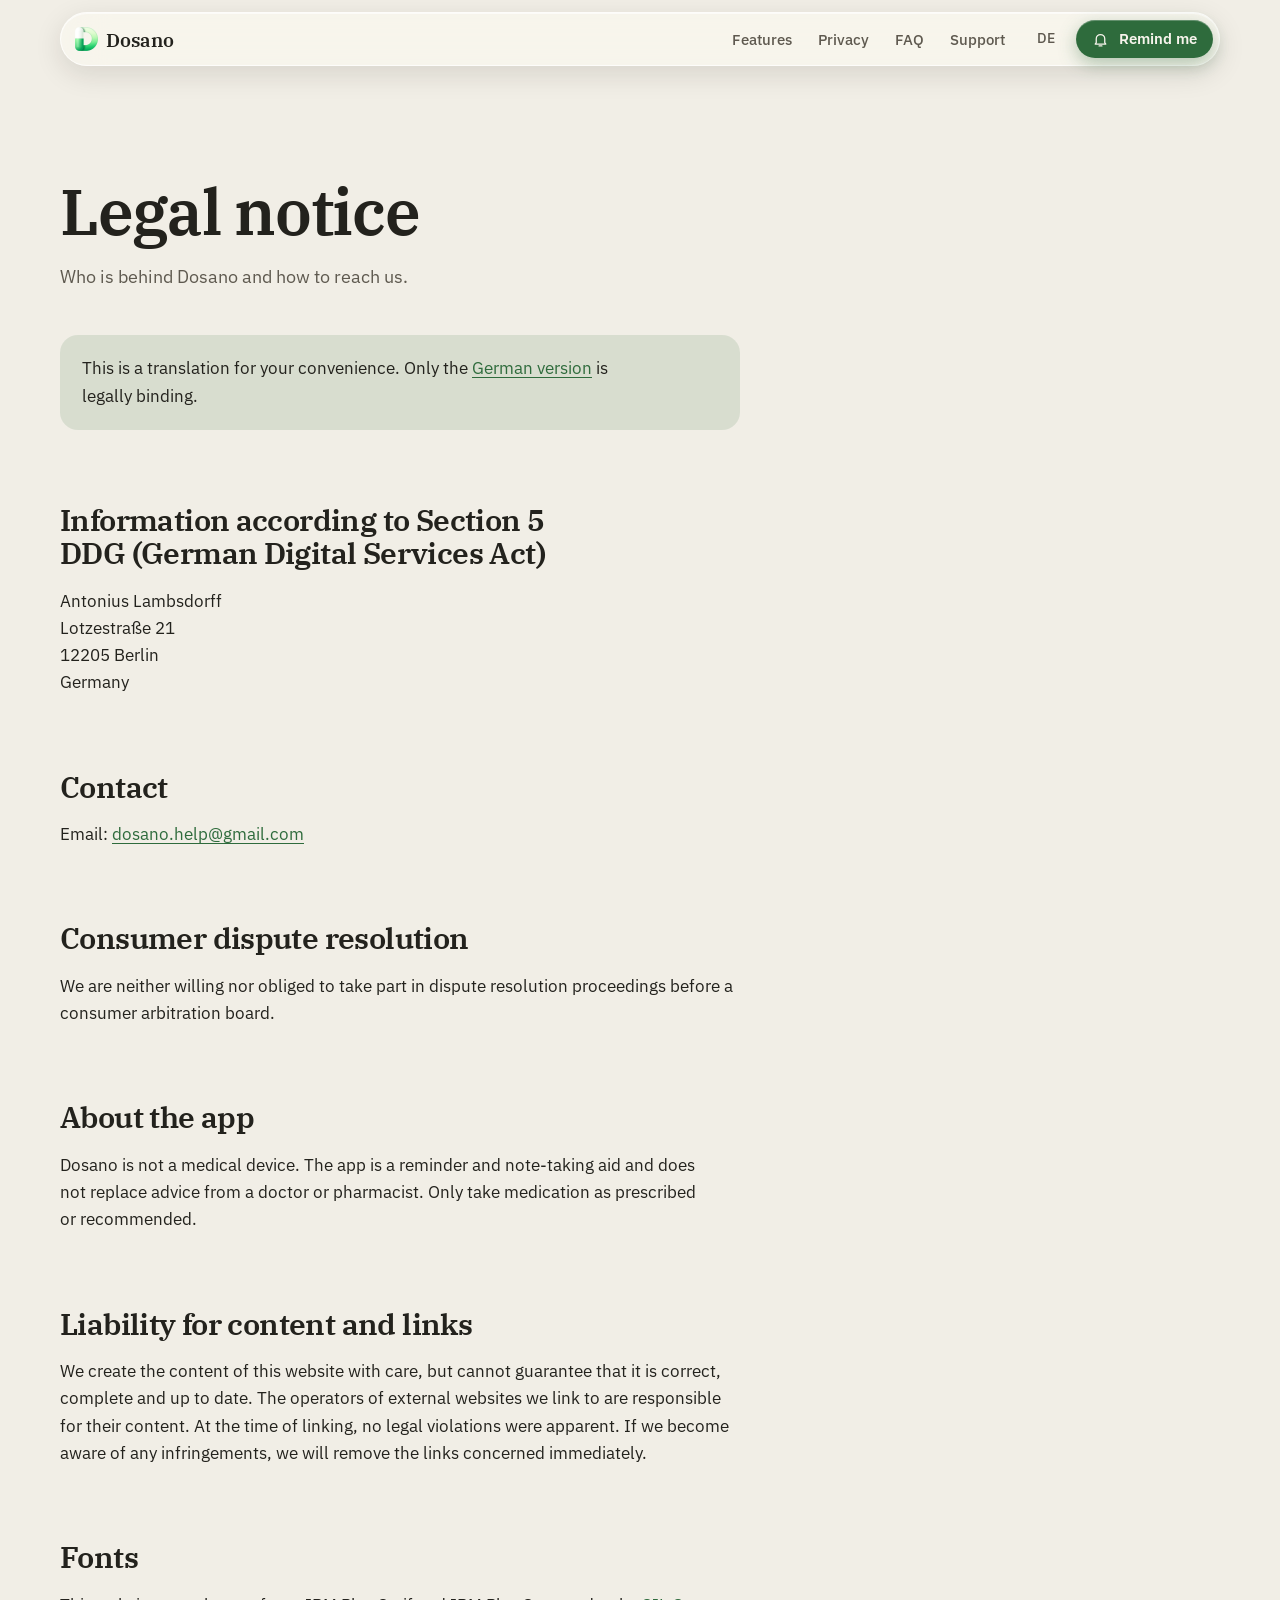
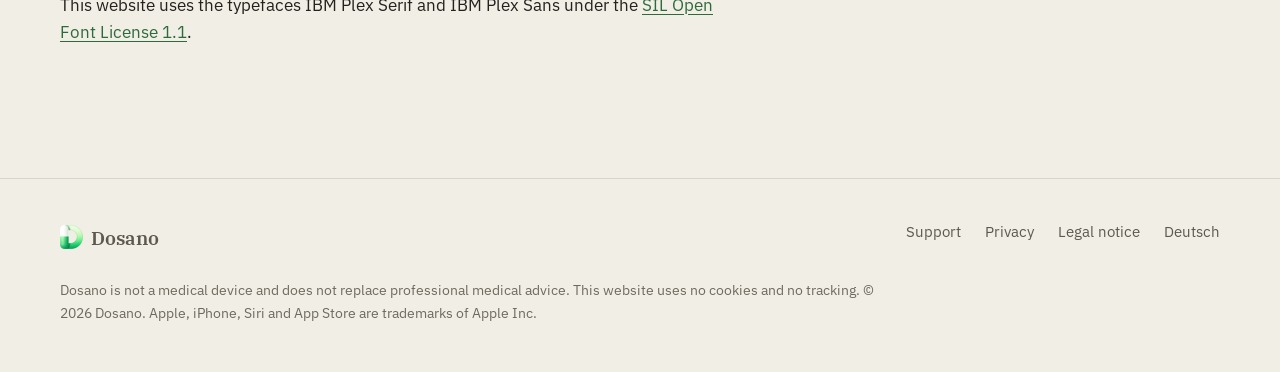
<file: en/legal-notice.html>
<!doctype html>
<html lang="en" class="vor-start">
<head>
<meta charset="utf-8">
<meta name="viewport" content="width=device-width, initial-scale=1, viewport-fit=cover">
<title>Legal notice · Dosano</title>
<meta name="description" content="Legal notice for the Dosano website and iPhone app.">
<link rel="canonical" href="https://dosano.app/en/legal-notice.html">
<link rel="alternate" hreflang="de" href="https://dosano.app/impressum.html">
<link rel="alternate" hreflang="en" href="https://dosano.app/en/legal-notice.html">
<link rel="alternate" hreflang="x-default" href="https://dosano.app/impressum.html">
<meta name="theme-color" content="#F1EEE6" media="(prefers-color-scheme: light)">
<meta name="theme-color" content="#13120F" media="(prefers-color-scheme: dark)">
<link rel="icon" href="../assets/img/favicon-32.png" sizes="32x32">
<link rel="apple-touch-icon" href="../apple-touch-icon.png">
<link rel="preload" href="../assets/fonts/IBMPlexSerif-SemiBold.woff2" as="font" type="font/woff2" crossorigin>
<link rel="preload" href="../assets/fonts/IBMPlexSans-Regular.woff2" as="font" type="font/woff2" crossorigin>
<link rel="stylesheet" href="../assets/css/site.css?v=a65f5df6">
</head>
<body>
<a class="skip-link" href="#inhalt">Skip to content</a>

<header class="site-header wrap">
  <nav class="nav glass" aria-label="Main navigation">
    <a class="brand" href="./" aria-label="Dosano, home"><img src="../assets/img/logo-96.png" alt="" width="23" height="24">Dosano</a>
    <ul class="nav-links">
      <li><a href="./#erinnern">Features</a></li>
      <li><a href="privacy.html">Privacy</a></li>
      <li><a href="./#fragen">FAQ</a></li>
      <li><a href="support.html">Support</a></li>
    </ul>
    <span class="lang"><a href="../impressum.html" hreflang="de" lang="de" aria-label="Deutsche Version">DE</a></span>
    <a class="btn btn-primary btn-small" href="https://apps.apple.com/app/dosano/id0000000000" data-store><svg aria-hidden="true"><use href="../assets/img/icons.svg?v=4f896641#i-store"/></svg>Get</a>
<a class="btn btn-primary btn-small" href="mailto:dosano.help@gmail.com?subject=Reminder%3A%20Dosano%20on%20the%20App%20Store&amp;body=Hi%2C%0A%0Aplease%20send%20me%20a%20short%20email%20as%20soon%20as%20Dosano%20is%20on%20the%20App%20Store.%0AAfter%20that%20you%20can%20delete%20my%20address.%0A%0AThanks" data-prelaunch><svg aria-hidden="true"><use href="../assets/img/icons.svg?v=4f896641#i-bell"/></svg>Remind me</a>
  </nav>
</header>

<main id="inhalt" class="wrap">
  <div class="page-head">
    <h1>Legal notice</h1>
    <p>Who is behind Dosano and how to reach us.</p>
  </div>

  <div class="prose">
    <div class="callout"><p>This is a translation for your convenience. Only the <a href="../impressum.html" hreflang="de" lang="de">German version</a> is legally binding.</p></div>
    <h2>Information according to Section 5 DDG (German Digital Services Act)</h2>
    <address>
      Antonius Lambsdorff<br>
      Lotzestraße 21<br>
      12205 Berlin<br>
      Germany
    </address>

    <h2>Contact</h2>
    <p>
      Email: <a href="mailto:dosano.help@gmail.com">dosano.help@gmail.com</a>
    </p>

    <h2>Consumer dispute resolution</h2>
    <p>We are neither willing nor obliged to take part in dispute resolution proceedings before a consumer arbitration board.</p>

    <h2>About the app</h2>
    <p>Dosano is not a medical device. The app is a reminder and note-taking aid and does not replace advice from a doctor or pharmacist. Only take medication as prescribed or recommended.</p>

    <h2>Liability for content and links</h2>
    <p>We create the content of this website with care, but cannot guarantee that it is correct, complete and up to date. The operators of external websites we link to are responsible for their content. At the time of linking, no legal violations were apparent. If we become aware of any infringements, we will remove the links concerned immediately.</p>

    <h2>Fonts</h2>
    <p>This website uses the typefaces IBM Plex Serif and IBM Plex Sans under the <a href="../assets/fonts/OFL.txt">SIL Open Font License 1.1</a>.</p>
  </div>
</main>

<footer class="site-footer">
  <div class="wrap">
    <div class="footer-grid">
      <a class="brand" href="./"><img src="../assets/img/logo-96.png" alt="" width="23" height="24">Dosano</a>
      <nav aria-label="Legal and help">
        <ul>
          <li><a href="support.html">Support</a></li>
          <li><a href="privacy.html">Privacy</a></li>
          <li><a href="legal-notice.html" aria-current="page">Legal notice</a></li>
          <li><a href="../impressum.html" hreflang="de" lang="de">Deutsch</a></li>
        </ul>
      </nav>
    </div>
    <p class="footer-small">Dosano is not a medical device and does not replace professional medical advice. This website uses no cookies and no tracking. © 2026 Dosano. Apple, iPhone, Siri and App Store are trademarks of Apple Inc.</p>
  </div>
</footer>
</body>
</html>
</file>
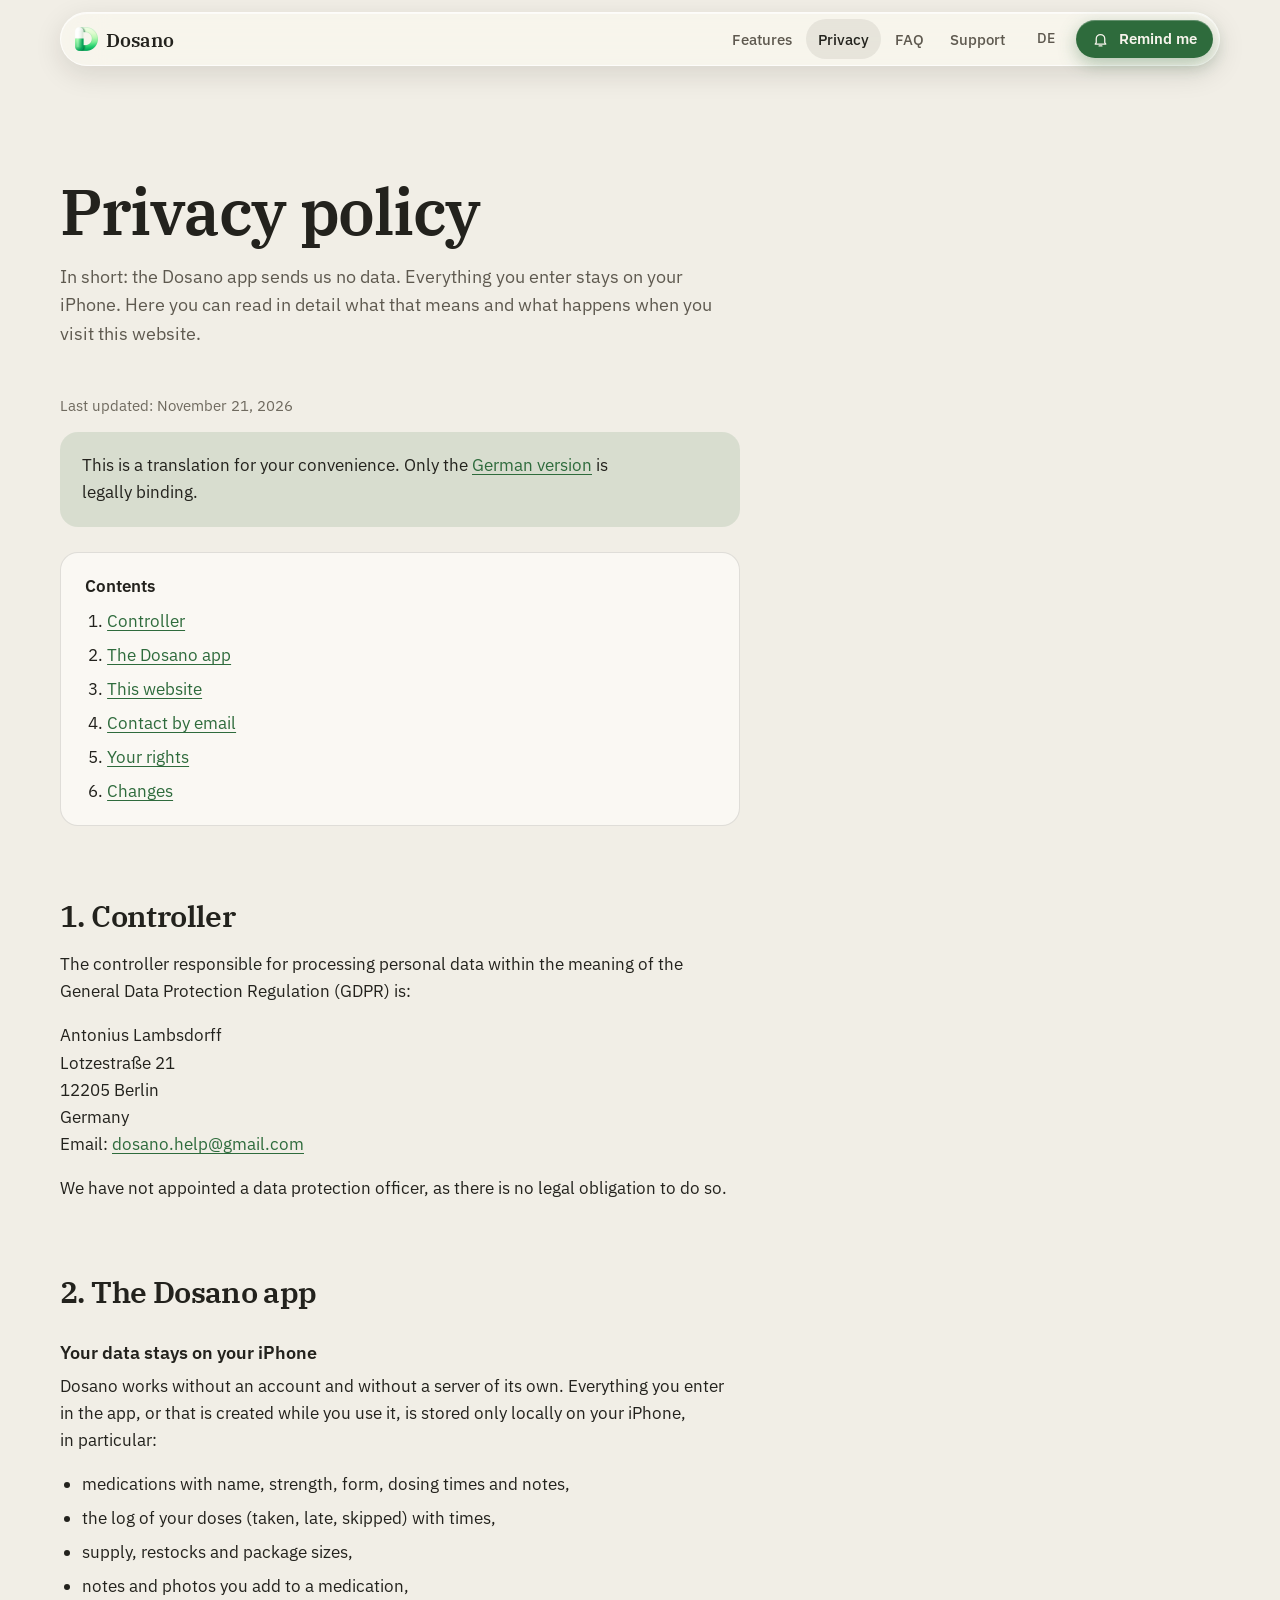
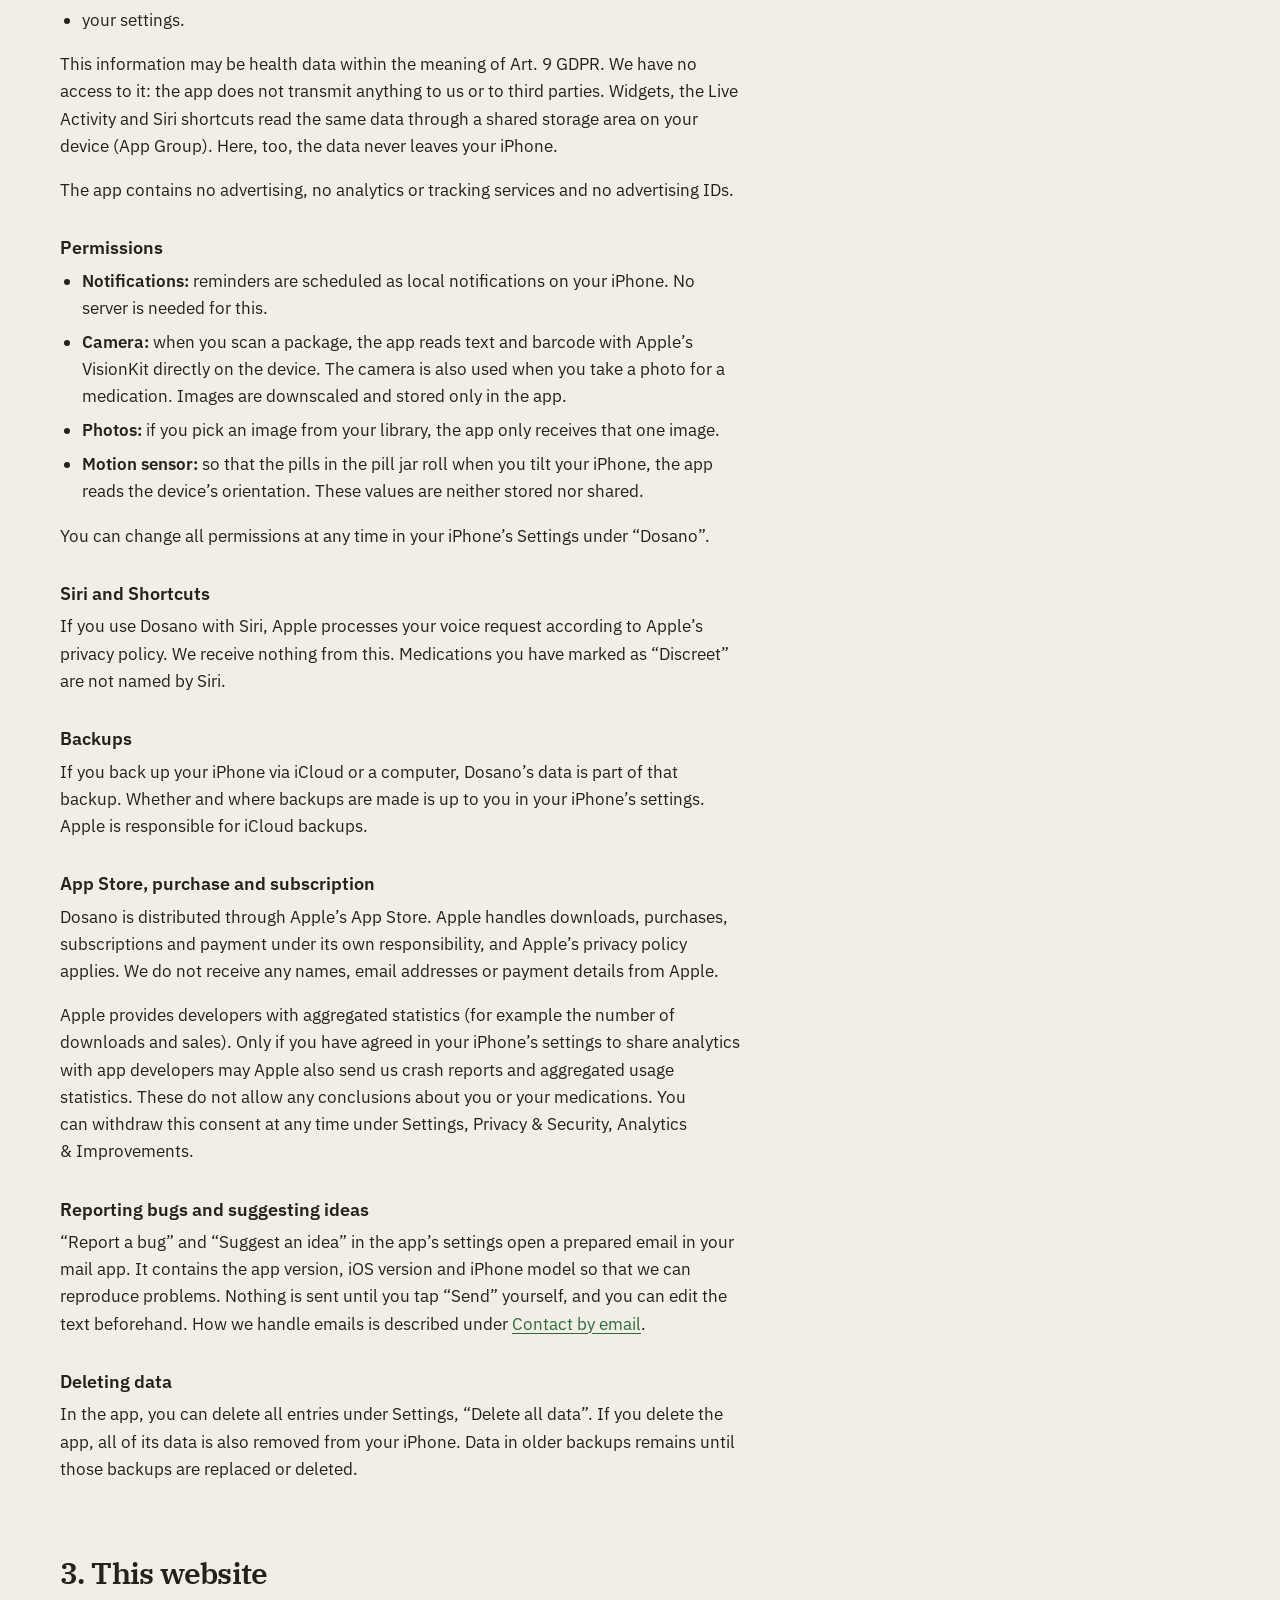
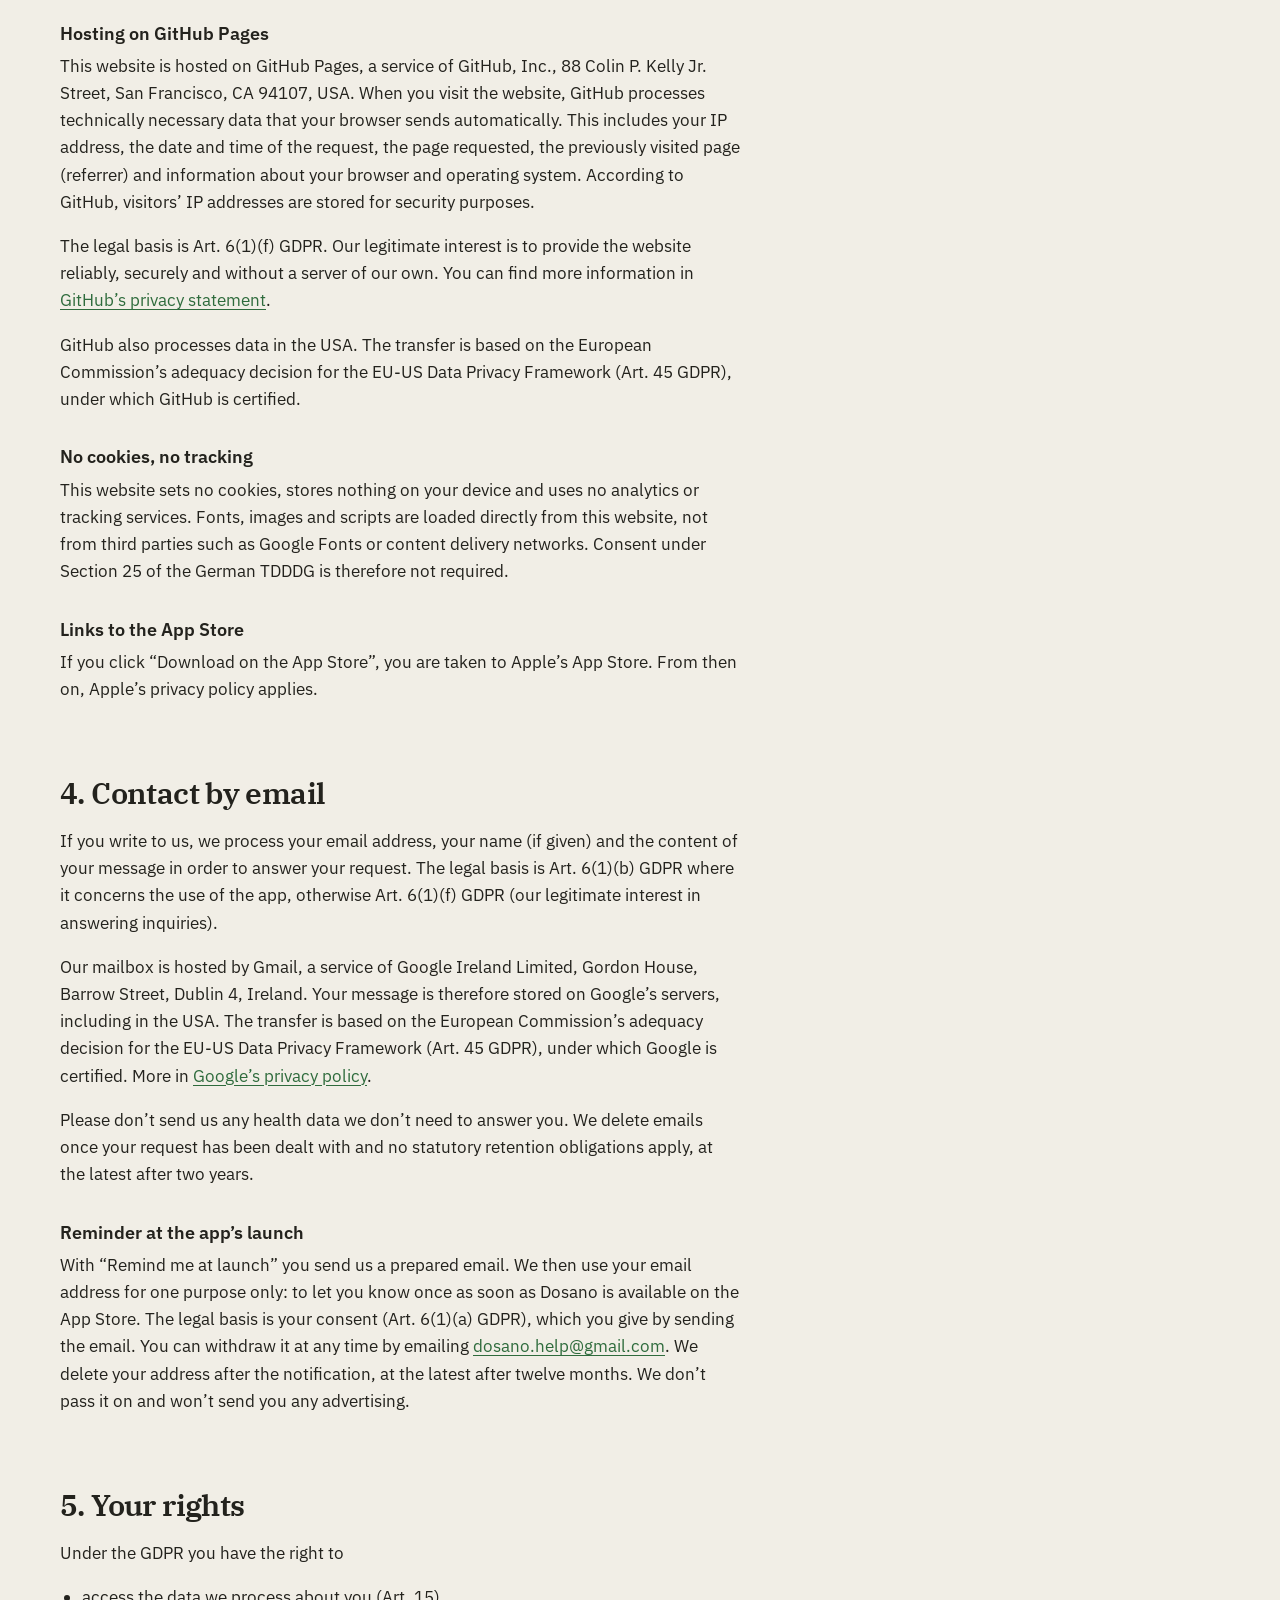
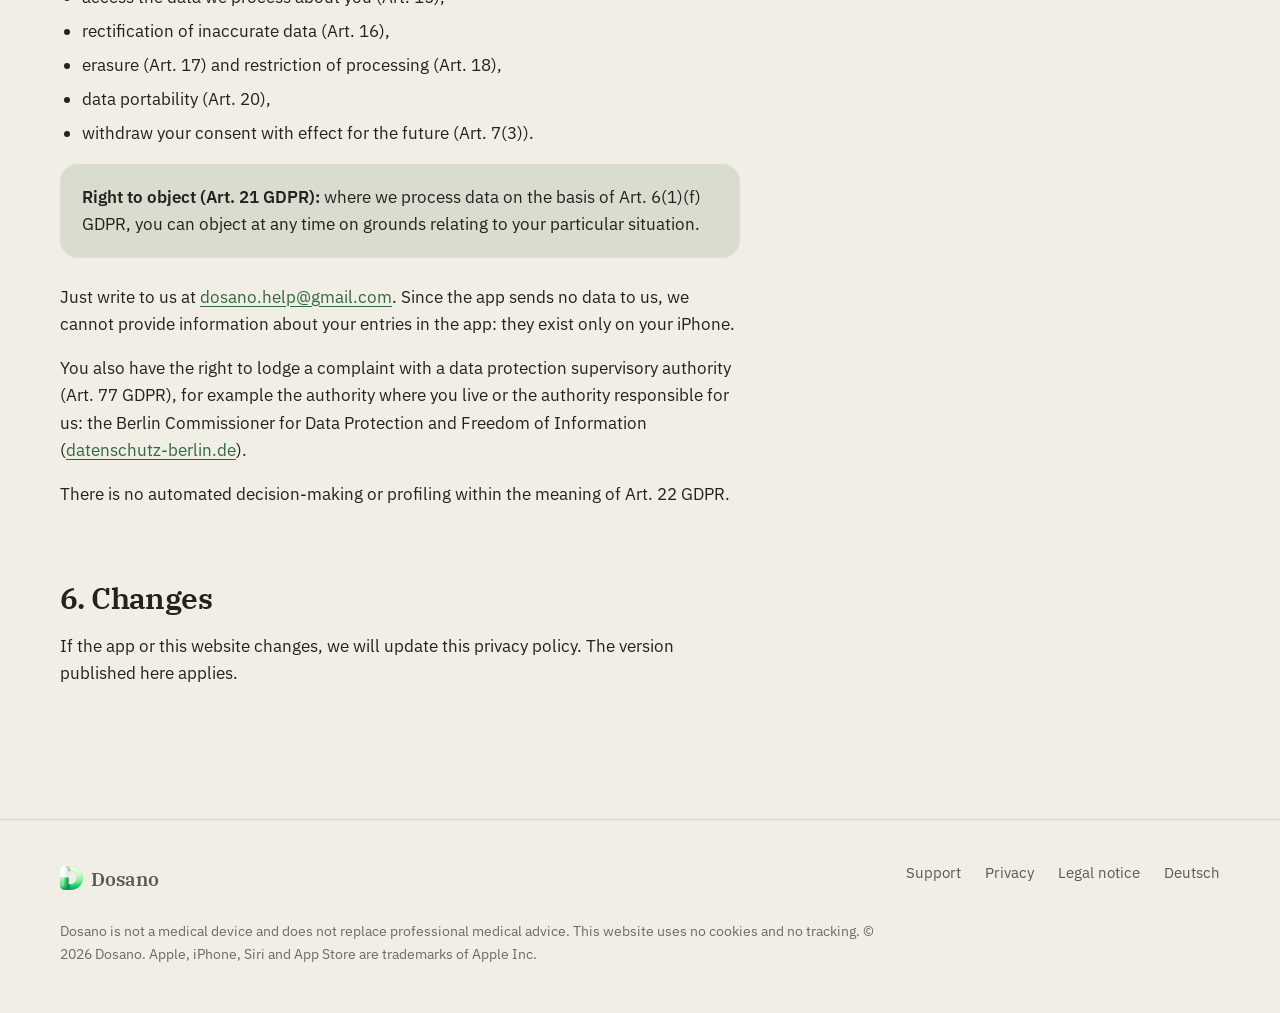
<file: en/privacy.html>
<!doctype html>
<html lang="en" class="vor-start">
<head>
<meta charset="utf-8">
<meta name="viewport" content="width=device-width, initial-scale=1, viewport-fit=cover">
<title>Privacy policy · Dosano</title>
<meta name="description" content="Privacy policy for the Dosano iPhone app and this website. Dosano stores all data only on your device.">
<link rel="canonical" href="https://dosano.app/en/privacy.html">
<link rel="alternate" hreflang="de" href="https://dosano.app/datenschutz.html">
<link rel="alternate" hreflang="en" href="https://dosano.app/en/privacy.html">
<link rel="alternate" hreflang="x-default" href="https://dosano.app/datenschutz.html">
<meta name="theme-color" content="#F1EEE6" media="(prefers-color-scheme: light)">
<meta name="theme-color" content="#13120F" media="(prefers-color-scheme: dark)">
<link rel="icon" href="../assets/img/favicon-32.png" sizes="32x32">
<link rel="apple-touch-icon" href="../apple-touch-icon.png">
<link rel="preload" href="../assets/fonts/IBMPlexSerif-SemiBold.woff2" as="font" type="font/woff2" crossorigin>
<link rel="preload" href="../assets/fonts/IBMPlexSans-Regular.woff2" as="font" type="font/woff2" crossorigin>
<link rel="stylesheet" href="../assets/css/site.css?v=a65f5df6">
</head>
<body>
<a class="skip-link" href="#inhalt">Skip to content</a>

<header class="site-header wrap">
  <nav class="nav glass" aria-label="Main navigation">
    <a class="brand" href="./" aria-label="Dosano, home"><img src="../assets/img/logo-96.png" alt="" width="23" height="24">Dosano</a>
    <ul class="nav-links">
      <li><a href="./#erinnern">Features</a></li>
      <li><a href="privacy.html" aria-current="page">Privacy</a></li>
      <li><a href="./#fragen">FAQ</a></li>
      <li><a href="support.html">Support</a></li>
    </ul>
    <span class="lang"><a href="../datenschutz.html" hreflang="de" lang="de" aria-label="Deutsche Version">DE</a></span>
    <a class="btn btn-primary btn-small" href="https://apps.apple.com/app/dosano/id0000000000" data-store><svg aria-hidden="true"><use href="../assets/img/icons.svg?v=4f896641#i-store"/></svg>Get</a>
<a class="btn btn-primary btn-small" href="mailto:dosano.help@gmail.com?subject=Reminder%3A%20Dosano%20on%20the%20App%20Store&amp;body=Hi%2C%0A%0Aplease%20send%20me%20a%20short%20email%20as%20soon%20as%20Dosano%20is%20on%20the%20App%20Store.%0AAfter%20that%20you%20can%20delete%20my%20address.%0A%0AThanks" data-prelaunch><svg aria-hidden="true"><use href="../assets/img/icons.svg?v=4f896641#i-bell"/></svg>Remind me</a>
  </nav>
</header>

<main id="inhalt" class="wrap">
  <div class="page-head">
    <h1>Privacy policy</h1>
    <p>In short: the Dosano app sends us no data. Everything you enter stays on your iPhone. Here you can read in detail what that means and what happens when you visit this website.</p>
  </div>

  <div class="prose">
    <p class="meta">Last updated: November 21, 2026</p>
    <div class="callout"><p>This is a translation for your convenience. Only the <a href="../datenschutz.html" hreflang="de" lang="de">German version</a> is legally binding.</p></div>

    <nav class="toc" aria-label="Contents of this page">
      <strong>Contents</strong>
      <ol>
        <li><a href="#controller">Controller</a></li>
        <li><a href="#app">The Dosano app</a></li>
        <li><a href="#website">This website</a></li>
        <li><a href="#contact">Contact by email</a></li>
        <li><a href="#rights">Your rights</a></li>
        <li><a href="#changes">Changes</a></li>
      </ol>
    </nav>

    <h2 id="controller">1. Controller</h2>
    <p>The controller responsible for processing personal data within the meaning of the General Data Protection Regulation (GDPR) is:</p>
    <address>
      Antonius Lambsdorff<br>
      Lotzestraße 21<br>
      12205 Berlin<br>
      Germany<br>
      Email: <a href="mailto:dosano.help@gmail.com">dosano.help@gmail.com</a>
    </address>
    <p>We have not appointed a data protection officer, as there is no legal obligation to do so.</p>

    <h2 id="app">2. The Dosano app</h2>

    <h3>Your data stays on your iPhone</h3>
    <p>Dosano works without an account and without a server of its own. Everything you enter in the app, or that is created while you use it, is stored only locally on your iPhone, in particular:</p>
    <ul>
      <li>medications with name, strength, form, dosing times and notes,</li>
      <li>the log of your doses (taken, late, skipped) with times,</li>
      <li>supply, restocks and package sizes,</li>
      <li>notes and photos you add to a medication,</li>
      <li>your settings.</li>
    </ul>
    <p>This information may be health data within the meaning of Art. 9 GDPR. We have no access to it: the app does not transmit anything to us or to third parties. Widgets, the Live Activity and Siri shortcuts read the same data through a shared storage area on your device (App Group). Here, too, the data never leaves your iPhone.</p>
    <p>The app contains no advertising, no analytics or tracking services and no advertising IDs.</p>

    <h3>Permissions</h3>
    <ul>
      <li><strong>Notifications:</strong> reminders are scheduled as local notifications on your iPhone. No server is needed for this.</li>
      <li><strong>Camera:</strong> when you scan a package, the app reads text and barcode with Apple’s VisionKit directly on the device. The camera is also used when you take a photo for a medication. Images are downscaled and stored only in the app.</li>
      <li><strong>Photos:</strong> if you pick an image from your library, the app only receives that one image.</li>
      <li><strong>Motion sensor:</strong> so that the pills in the pill jar roll when you tilt your iPhone, the app reads the device’s orientation. These values are neither stored nor shared.</li>
    </ul>
    <p>You can change all permissions at any time in your iPhone’s Settings under “Dosano”.</p>

    <h3>Siri and Shortcuts</h3>
    <p>If you use Dosano with Siri, Apple processes your voice request according to Apple’s privacy policy. We receive nothing from this. Medications you have marked as “Discreet” are not named by Siri.</p>

    <h3>Backups</h3>
    <p>If you back up your iPhone via iCloud or a computer, Dosano’s data is part of that backup. Whether and where backups are made is up to you in your iPhone’s settings. Apple is responsible for iCloud backups.</p>

    <h3>App Store, purchase and subscription</h3>
    <p>Dosano is distributed through Apple’s App Store. Apple handles downloads, purchases, subscriptions and payment under its own responsibility, and Apple’s privacy policy applies. We do not receive any names, email addresses or payment details from Apple.</p>
    <p>Apple provides developers with aggregated statistics (for example the number of downloads and sales). Only if you have agreed in your iPhone’s settings to share analytics with app developers may Apple also send us crash reports and aggregated usage statistics. These do not allow any conclusions about you or your medications. You can withdraw this consent at any time under Settings, Privacy &amp; Security, Analytics &amp; Improvements.</p>

    <h3>Reporting bugs and suggesting ideas</h3>
    <p>“Report a bug” and “Suggest an idea” in the app’s settings open a prepared email in your mail app. It contains the app version, iOS version and iPhone model so that we can reproduce problems. Nothing is sent until you tap “Send” yourself, and you can edit the text beforehand. How we handle emails is described under <a href="#contact">Contact by email</a>.</p>

    <h3>Deleting data</h3>
    <p>In the app, you can delete all entries under Settings, “Delete all data”. If you delete the app, all of its data is also removed from your iPhone. Data in older backups remains until those backups are replaced or deleted.</p>

    <h2 id="website">3. This website</h2>

    <h3>Hosting on GitHub Pages</h3>
    <p>This website is hosted on GitHub Pages, a service of GitHub, Inc., 88 Colin P. Kelly Jr. Street, San Francisco, CA 94107, USA. When you visit the website, GitHub processes technically necessary data that your browser sends automatically. This includes your IP address, the date and time of the request, the page requested, the previously visited page (referrer) and information about your browser and operating system. According to GitHub, visitors’ IP addresses are stored for security purposes.</p>
    <p>The legal basis is Art. 6(1)(f) GDPR. Our legitimate interest is to provide the website reliably, securely and without a server of our own. You can find more information in <a href="https://docs.github.com/en/site-policy/privacy-policies/github-general-privacy-statement">GitHub’s privacy statement</a>.</p>
    <p>GitHub also processes data in the USA. The transfer is based on the European Commission’s adequacy decision for the EU-US Data Privacy Framework (Art. 45 GDPR), under which GitHub is certified.</p>

    <h3>No cookies, no tracking</h3>
    <p>This website sets no cookies, stores nothing on your device and uses no analytics or tracking services. Fonts, images and scripts are loaded directly from this website, not from third parties such as Google Fonts or content delivery networks. Consent under Section 25 of the German TDDDG is therefore not required.</p>

    <h3>Links to the App Store</h3>
    <p>If you click “Download on the App Store”, you are taken to Apple’s App Store. From then on, Apple’s privacy policy applies.</p>

    <h2 id="contact">4. Contact by email</h2>
    <p>If you write to us, we process your email address, your name (if given) and the content of your message in order to answer your request. The legal basis is Art. 6(1)(b) GDPR where it concerns the use of the app, otherwise Art. 6(1)(f) GDPR (our legitimate interest in answering inquiries).</p>
    <p>Our mailbox is hosted by Gmail, a service of Google Ireland Limited, Gordon House, Barrow Street, Dublin 4, Ireland. Your message is therefore stored on Google’s servers, including in the USA. The transfer is based on the European Commission’s adequacy decision for the EU-US Data Privacy Framework (Art. 45 GDPR), under which Google is certified. More in <a href="https://policies.google.com/privacy?hl=en">Google’s privacy policy</a>.</p>
    <p>Please don’t send us any health data we don’t need to answer you. We delete emails once your request has been dealt with and no statutory retention obligations apply, at the latest after two years.</p>

    <h3>Reminder at the app’s launch</h3>
    <p>With “Remind me at launch” you send us a prepared email. We then use your email address for one purpose only: to let you know once as soon as Dosano is available on the App Store. The legal basis is your consent (Art. 6(1)(a) GDPR), which you give by sending the email. You can withdraw it at any time by emailing <a href="mailto:dosano.help@gmail.com">dosano.help@gmail.com</a>. We delete your address after the notification, at the latest after twelve months. We don’t pass it on and won’t send you any advertising.</p>

    <h2 id="rights">5. Your rights</h2>
    <p>Under the GDPR you have the right to</p>
    <ul>
      <li>access the data we process about you (Art. 15),</li>
      <li>rectification of inaccurate data (Art. 16),</li>
      <li>erasure (Art. 17) and restriction of processing (Art. 18),</li>
      <li>data portability (Art. 20),</li>
      <li>withdraw your consent with effect for the future (Art. 7(3)).</li>
    </ul>
    <div class="callout">
      <p><strong>Right to object (Art. 21 GDPR):</strong> where we process data on the basis of Art. 6(1)(f) GDPR, you can object at any time on grounds relating to your particular situation.</p>
    </div>
    <p>Just write to us at <a href="mailto:dosano.help@gmail.com">dosano.help@gmail.com</a>. Since the app sends no data to us, we cannot provide information about your entries in the app: they exist only on your iPhone.</p>
    <p>You also have the right to lodge a complaint with a data protection supervisory authority (Art. 77 GDPR), for example the authority where you live or the authority responsible for us: the Berlin Commissioner for Data Protection and Freedom of Information (<a href="https://www.datenschutz-berlin.de">datenschutz-berlin.de</a>).</p>
    <p>There is no automated decision-making or profiling within the meaning of Art. 22 GDPR.</p>

    <h2 id="changes">6. Changes</h2>
    <p>If the app or this website changes, we will update this privacy policy. The version published here applies.</p>
  </div>
</main>

<footer class="site-footer">
  <div class="wrap">
    <div class="footer-grid">
      <a class="brand" href="./"><img src="../assets/img/logo-96.png" alt="" width="23" height="24">Dosano</a>
      <nav aria-label="Legal and help">
        <ul>
          <li><a href="support.html">Support</a></li>
          <li><a href="privacy.html" aria-current="page">Privacy</a></li>
          <li><a href="legal-notice.html">Legal notice</a></li>
          <li><a href="../datenschutz.html" hreflang="de" lang="de">Deutsch</a></li>
        </ul>
      </nav>
    </div>
    <p class="footer-small">Dosano is not a medical device and does not replace professional medical advice. This website uses no cookies and no tracking. © 2026 Dosano. Apple, iPhone, Siri and App Store are trademarks of Apple Inc.</p>
  </div>
</footer>
</body>
</html>
</file>
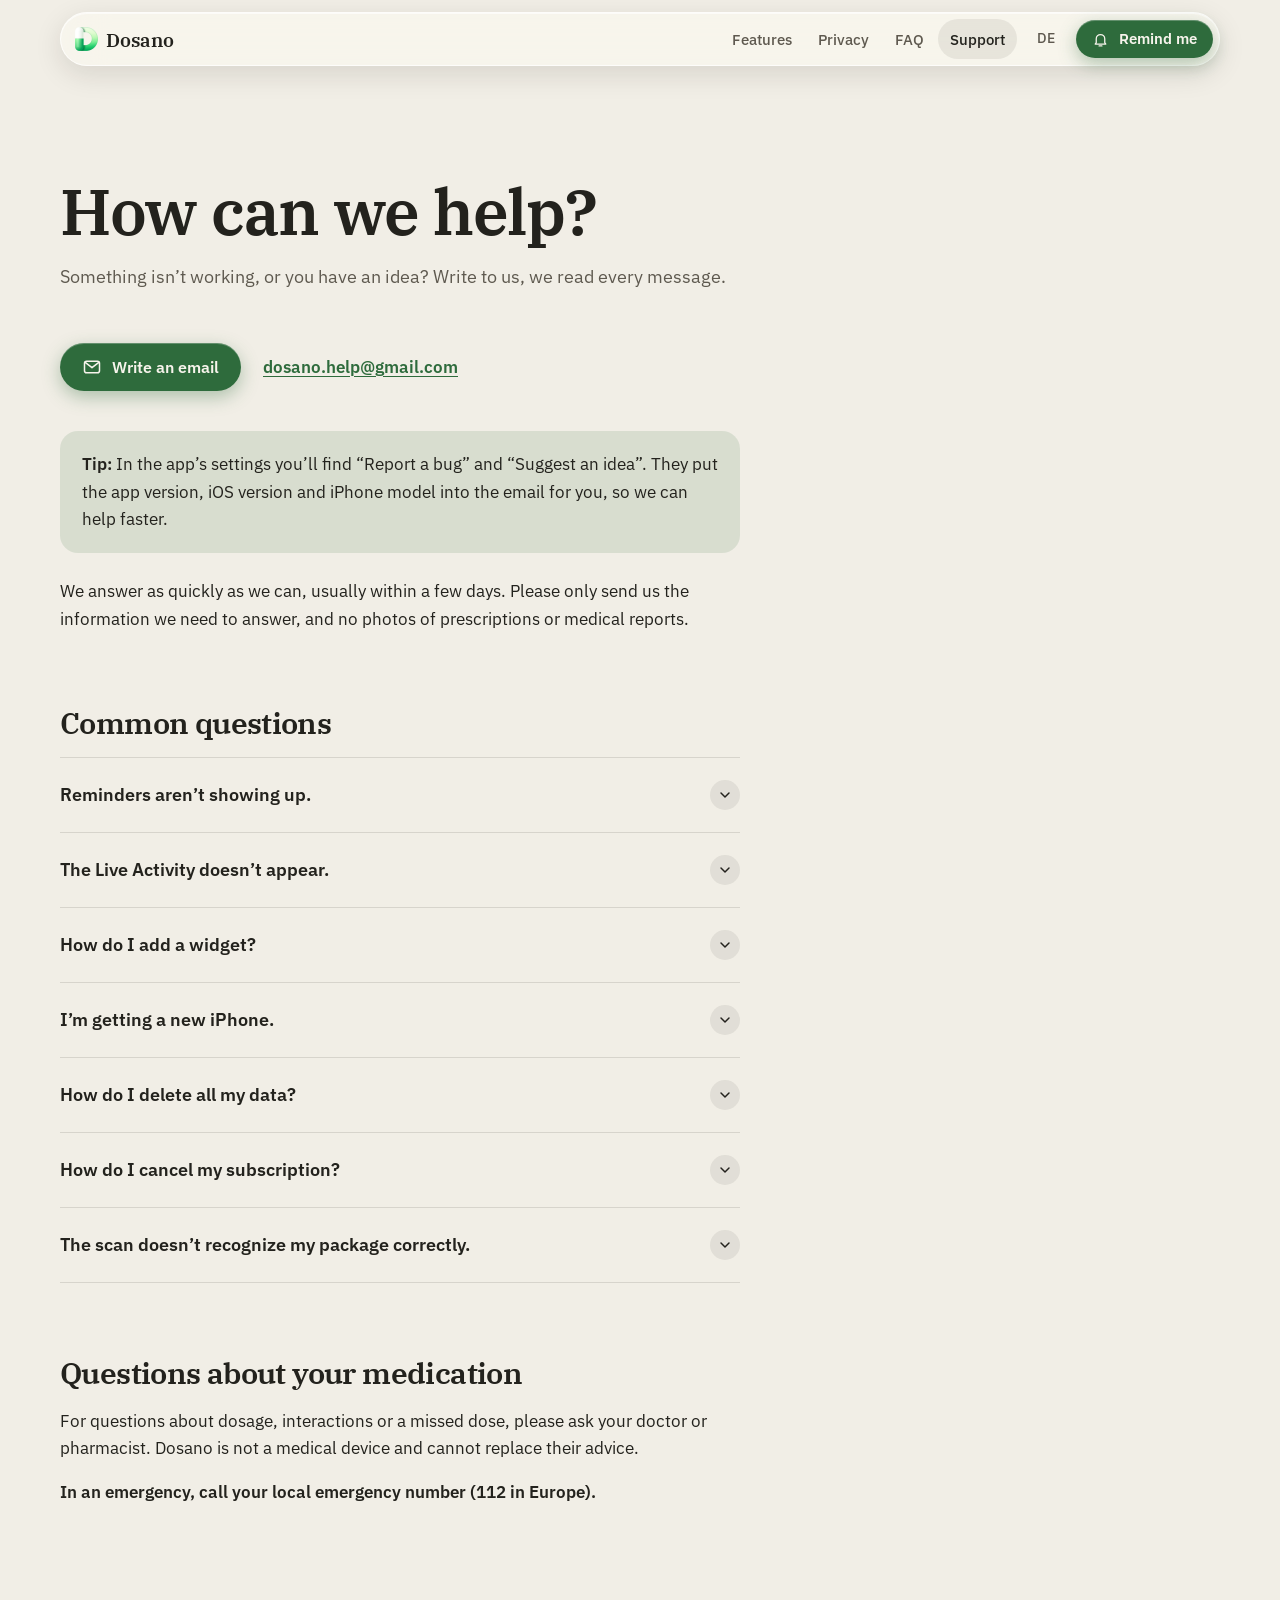
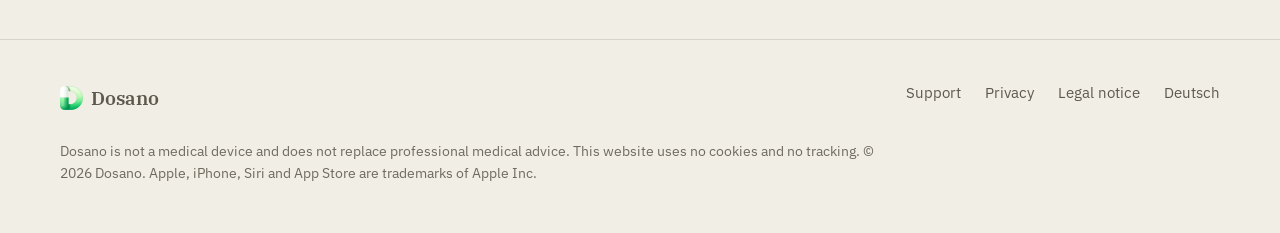
<file: en/support.html>
<!doctype html>
<html lang="en" class="vor-start">
<head>
<meta charset="utf-8">
<meta name="viewport" content="width=device-width, initial-scale=1, viewport-fit=cover">
<title>Support · Dosano</title>
<meta name="description" content="Help with Dosano: answers to common questions and contact by email.">
<link rel="canonical" href="https://dosano.app/en/support.html">
<link rel="alternate" hreflang="de" href="https://dosano.app/support.html">
<link rel="alternate" hreflang="en" href="https://dosano.app/en/support.html">
<link rel="alternate" hreflang="x-default" href="https://dosano.app/support.html">
<meta name="theme-color" content="#F1EEE6" media="(prefers-color-scheme: light)">
<meta name="theme-color" content="#13120F" media="(prefers-color-scheme: dark)">
<link rel="icon" href="../assets/img/favicon-32.png" sizes="32x32">
<link rel="apple-touch-icon" href="../apple-touch-icon.png">
<link rel="preload" href="../assets/fonts/IBMPlexSerif-SemiBold.woff2" as="font" type="font/woff2" crossorigin>
<link rel="preload" href="../assets/fonts/IBMPlexSans-Regular.woff2" as="font" type="font/woff2" crossorigin>
<link rel="stylesheet" href="../assets/css/site.css?v=a65f5df6">
</head>
<body>
<a class="skip-link" href="#inhalt">Skip to content</a>

<header class="site-header wrap">
  <nav class="nav glass" aria-label="Main navigation">
    <a class="brand" href="./" aria-label="Dosano, home"><img src="../assets/img/logo-96.png" alt="" width="23" height="24">Dosano</a>
    <ul class="nav-links">
      <li><a href="./#erinnern">Features</a></li>
      <li><a href="privacy.html">Privacy</a></li>
      <li><a href="./#fragen">FAQ</a></li>
      <li><a href="support.html" aria-current="page">Support</a></li>
    </ul>
    <span class="lang"><a href="../support.html" hreflang="de" lang="de" aria-label="Deutsche Version">DE</a></span>
    <a class="btn btn-primary btn-small" href="https://apps.apple.com/app/dosano/id0000000000" data-store><svg aria-hidden="true"><use href="../assets/img/icons.svg?v=4f896641#i-store"/></svg>Get</a>
<a class="btn btn-primary btn-small" href="mailto:dosano.help@gmail.com?subject=Reminder%3A%20Dosano%20on%20the%20App%20Store&amp;body=Hi%2C%0A%0Aplease%20send%20me%20a%20short%20email%20as%20soon%20as%20Dosano%20is%20on%20the%20App%20Store.%0AAfter%20that%20you%20can%20delete%20my%20address.%0A%0AThanks" data-prelaunch><svg aria-hidden="true"><use href="../assets/img/icons.svg?v=4f896641#i-bell"/></svg>Remind me</a>
  </nav>
</header>

<main id="inhalt" class="wrap">
  <div class="page-head">
    <h1>How can we help?</h1>
    <p>Something isn’t working, or you have an idea? Write to us, we read every message.</p>
  </div>

  <div class="prose">
    <div class="support-cta">
      <a class="btn btn-primary" href="mailto:dosano.help@gmail.com?subject=Dosano%20Support"><svg aria-hidden="true"><use href="../assets/img/icons.svg?v=4f896641#i-mail"/></svg>Write an email</a>
      <a class="mail" href="mailto:dosano.help@gmail.com">dosano.help@gmail.com</a>
    </div>

    <div class="callout">
      <p><strong>Tip:</strong> In the app’s settings you’ll find “Report a bug” and “Suggest an idea”. They put the app version, iOS version and iPhone model into the email for you, so we can help faster.</p>
    </div>

    <p>We answer as quickly as we can, usually within a few days. Please only send us the information we need to answer, and no photos of prescriptions or medical reports.</p>

    <h2>Common questions</h2>
    <div class="faq help-list">
      <details>
        <summary>Reminders aren’t showing up.<span class="chev" aria-hidden="true"><svg><use href="../assets/img/icons.svg?v=4f896641#i-chev-down"/></svg></span></summary>
        <div class="answer">
          <p>Open your iPhone’s Settings and tap Notifications, then Dosano. “Allow Notifications” must be turned on.</p>
          <p>If a Focus is active, such as “Do Not Disturb” or “Sleep”, notifications may be silenced. You can add Dosano as an allowed app in that Focus.</p>
        </div>
      </details>
      <details>
        <summary>The Live Activity doesn’t appear.<span class="chev" aria-hidden="true"><svg><use href="../assets/img/icons.svg?v=4f896641#i-chev-down"/></svg></span></summary>
        <div class="answer">
          <p>Check in your iPhone’s Settings under Dosano that “Live Activities” is turned on, and in the app’s settings that the Live Activity is enabled. According to Apple, a Live Activity runs for at most 8 hours. Opening the app renews it.</p>
        </div>
      </details>
      <details>
        <summary>How do I add a widget?<span class="chev" aria-hidden="true"><svg><use href="../assets/img/icons.svg?v=4f896641#i-chev-down"/></svg></span></summary>
        <div class="answer">
          <p>Touch and hold an empty area of your Home Screen, tap “Edit”, then “Add Widget”. Search for Dosano and choose a size. For the Lock Screen, touch and hold the Lock Screen, tap “Customize” and then the widget area.</p>
        </div>
      </details>
      <details>
        <summary>I’m getting a new iPhone.<span class="chev" aria-hidden="true"><svg><use href="../assets/img/icons.svg?v=4f896641#i-chev-down"/></svg></span></summary>
        <div class="answer">
          <p>Your data lives only on your iPhone, not with us. Set up your new iPhone from a backup of your old one (via iCloud or your computer), and your medications and history will be back.</p>
        </div>
      </details>
      <details>
        <summary>How do I delete all my data?<span class="chev" aria-hidden="true"><svg><use href="../assets/img/icons.svg?v=4f896641#i-chev-down"/></svg></span></summary>
        <div class="answer">
          <p>In the app under Settings, “Delete all data”. If you delete the app, its data is removed from your iPhone as well. We don’t hold anything that would need deleting on our side.</p>
        </div>
      </details>
      <details>
        <summary>How do I cancel my subscription?<span class="chev" aria-hidden="true"><svg><use href="../assets/img/icons.svg?v=4f896641#i-chev-down"/></svg></span></summary>
        <div class="answer">
          <p>Subscriptions are managed by Apple. Open your iPhone’s Settings, tap your name at the top and then “Subscriptions”. For refunds, please contact Apple via <a href="https://reportaproblem.apple.com">reportaproblem.apple.com</a>. We cannot refund App Store purchases ourselves.</p>
        </div>
      </details>
      <details>
        <summary>The scan doesn’t recognize my package correctly.<span class="chev" aria-hidden="true"><svg><use href="../assets/img/icons.svg?v=4f896641#i-chev-down"/></svg></span></summary>
        <div class="answer">
          <p>Hold the package straight and in good light, with the side showing the name and strength. Always check the recognized details before saving and correct them if needed. Feel free to tell us which package doesn’t work (name and strength are enough), so we can improve recognition.</p>
        </div>
      </details>
    </div>

    <h2>Questions about your medication</h2>
    <p>For questions about dosage, interactions or a missed dose, please ask your doctor or pharmacist. Dosano is not a medical device and cannot replace their advice.</p>
    <p><strong>In an emergency, call your local emergency number (112 in Europe).</strong></p>
  </div>
</main>

<footer class="site-footer">
  <div class="wrap">
    <div class="footer-grid">
      <a class="brand" href="./"><img src="../assets/img/logo-96.png" alt="" width="23" height="24">Dosano</a>
      <nav aria-label="Legal and help">
        <ul>
          <li><a href="support.html" aria-current="page">Support</a></li>
          <li><a href="privacy.html">Privacy</a></li>
          <li><a href="legal-notice.html">Legal notice</a></li>
          <li><a href="../support.html" hreflang="de" lang="de">Deutsch</a></li>
        </ul>
      </nav>
    </div>
    <p class="footer-small">Dosano is not a medical device and does not replace professional medical advice. This website uses no cookies and no tracking. © 2026 Dosano. Apple, iPhone, Siri and App Store are trademarks of Apple Inc.</p>
  </div>
</footer>
</body>
</html>
</file>
<file: assets/css/site.css>
/* Dosano: Website
   Farben, Schriften und Formen stammen aus der App (Erscheinungsbild "Seriös",
   Shared/Design/Theme.swift): warmes Papier und Tinte, Moosgrün als Akzent,
   Bernstein für Hinweise, Ziegelrot für Warnungen, IBM Plex Serif und Sans. */

@font-face { font-family: "Plex Serif"; src: url("../fonts/IBMPlexSerif-Medium.woff2") format("woff2"); font-weight: 500; font-display: swap; }
@font-face { font-family: "Plex Serif"; src: url("../fonts/IBMPlexSerif-SemiBold.woff2") format("woff2"); font-weight: 600; font-display: swap; }
@font-face { font-family: "Plex Sans"; src: url("../fonts/IBMPlexSans-Regular.woff2") format("woff2"); font-weight: 400; font-display: swap; }
@font-face { font-family: "Plex Sans"; src: url("../fonts/IBMPlexSans-Medium.woff2") format("woff2"); font-weight: 500; font-display: swap; }
@font-face { font-family: "Plex Sans"; src: url("../fonts/IBMPlexSans-SemiBold.woff2") format("woff2"); font-weight: 600; font-display: swap; }

:root {
  color-scheme: light dark;

  --paper: #F1EEE6;
  --surface: #FAF8F3;
  --ink: #23221D;
  --ink-2: #5E594F;
  --ink-3: #6F6A5F;
  --hairline: rgb(43 42 36 / 0.13);
  --track: rgb(43 42 36 / 0.08);

  --accent: #2E6B3C;
  --accent-strong: #22502C;
  --accent-ink: #F7F4EC;
  --accent-soft: rgb(46 107 60 / 0.13);
  --amber: #C67A1C;
  --amber-text: #9A5A12;
  --amber-soft: rgb(198 122 28 / 0.16);
  --amber-on-soft: #7A460B;
  --red: #A12F22;
  --red-fill: #B8372A;
  --red-soft: rgb(184 55 42 / 0.12);

  /* Hintergrund "Moos" von "Heute" */
  --moss-1: #3F7A4E;
  --moss-2: #183A22;
  --moss-3: #050D07;
  --on-moss: #F7F4EC;
  --on-moss-2: rgb(247 244 236 / 0.74);
  --moss-label: #9FD8A8;

  --glass: rgb(250 248 243 / 0.62);
  --glass-edge: rgb(255 255 255 / 0.7);
  --glass-shadow: 0 1px 0 rgb(255 255 255 / 0.6) inset, 0 8px 28px rgb(30 28 20 / 0.12);

  --serif: "Plex Serif", ui-serif, Georgia, serif;
  --sans: "Plex Sans", system-ui, -apple-system, "Segoe UI", sans-serif;

  --ease-out: cubic-bezier(0.23, 1, 0.32, 1);
  --ease-in-out: cubic-bezier(0.77, 0, 0.175, 1);
  --ease-drawer: cubic-bezier(0.32, 0.72, 0, 1);

  --radius-l: 28px;
  --radius-m: 18px;
  --gutter: clamp(16px, 5vw, 40px);
  --max: 1160px;
}

@media (prefers-color-scheme: dark) {
  :root {
    --paper: #13120F;
    --surface: #1D1B17;
    --ink: #F1EEE6;
    --ink-2: #CFCAC0;
    --ink-3: #A9A397;
    --hairline: rgb(241 238 230 / 0.12);
    --track: rgb(241 238 230 / 0.10);

    --accent: #5CC67B;
    --accent-strong: #3D9A5A;
    --accent-ink: #10200F;
    --accent-soft: rgb(92 198 123 / 0.16);
    --amber: #E3A04A;
    --amber-text: #EDB565;
    --amber-soft: rgb(227 160 74 / 0.16);
    --amber-on-soft: #EDB565;
    --red: #F2A396;
    --red-fill: #D4574A;
    --red-soft: rgb(212 87 74 / 0.16);

    --glass: rgb(29 27 23 / 0.58);
    --glass-edge: rgb(255 255 255 / 0.14);
    --glass-shadow: 0 1px 0 rgb(255 255 255 / 0.08) inset, 0 10px 30px rgb(0 0 0 / 0.45);
  }
}

/* Grundlagen ---------------------------------------------------------- */

*, *::before, *::after { box-sizing: border-box; }
html { -webkit-text-size-adjust: 100%; text-size-adjust: 100%; scroll-padding-top: 96px; }
@media (prefers-reduced-motion: no-preference) { html { scroll-behavior: smooth; } }
body {
  margin: 0;
  background: var(--paper);
  color: var(--ink);
  font: 400 1.0625rem/1.6 var(--sans);
  font-feature-settings: "kern";
  text-rendering: optimizeLegibility;
  -webkit-font-smoothing: antialiased;
  overflow-x: clip;
}
img, svg { display: block; max-width: 100%; }
::selection { background: var(--accent); color: var(--accent-ink); }
:focus-visible { outline: 2.5px solid var(--accent); outline-offset: 3px; border-radius: 6px; }
a { color: var(--accent); text-underline-offset: 0.18em; text-decoration-thickness: 1px; }
a:hover { text-decoration-thickness: 2px; }
h1, h2, h3 { overflow-wrap: break-word; hyphens: manual; font-family: var(--serif); font-weight: 600; line-height: 1.1; letter-spacing: -0.02em; text-wrap: balance; margin: 0; }
p { margin: 0; text-wrap: pretty; }
.wrap { width: min(100% - 2 * var(--gutter), var(--max)); margin-inline: auto; }
.visually-hidden { position: absolute !important; width: 1px; height: 1px; overflow: hidden; clip-path: inset(50%); white-space: nowrap; }
.skip-link { position: absolute; left: 16px; top: -100px; z-index: 100; background: var(--accent); color: var(--accent-ink); padding: 10px 16px; border-radius: 12px; font-weight: 600; }
.skip-link:focus { top: 16px; }
html { scrollbar-color: color-mix(in oklab, var(--ink) 28%, transparent) transparent; }

/* Glas ------------------------------------------------------------------ */

.glass {
  background: var(--glass);
  border: 1px solid var(--glass-edge);
  box-shadow: var(--glass-shadow);
  -webkit-backdrop-filter: blur(22px) saturate(1.7);
  backdrop-filter: blur(22px) saturate(1.7);
}
@supports not ((backdrop-filter: blur(1px)) or (-webkit-backdrop-filter: blur(1px))) {
  .glass { background: var(--surface); }
}

/* Kopfzeile ------------------------------------------------------------- */

.site-header { position: sticky; top: 12px; z-index: 50; margin-top: 12px; }
.nav {
  display: flex; align-items: center; gap: 8px;
  padding: 6px 6px 6px 14px;
  border-radius: 999px;
}
.brand { display: inline-flex; align-items: center; gap: 8px; color: var(--ink); text-decoration: none; font: 600 1.2rem/1 var(--serif); letter-spacing: -0.01em; margin-right: auto; padding: 6px 0; }
.brand img { width: 23px; height: 24px; }
.nav-links { display: flex; gap: 2px; list-style: none; margin: 0; padding: 0; }
.nav-links a, .lang a {
  display: inline-block; padding: 8px 12px; border-radius: 999px;
  color: var(--ink-2); text-decoration: none; font-size: 0.95rem; font-weight: 500;
  transition: background-color 160ms ease, color 160ms ease;
}
.nav-links a:hover, .lang a:hover { background: var(--track); color: var(--ink); }
.nav-links a[aria-current="page"] { color: var(--ink); background: var(--track); }
.lang a { font-size: 0.85rem; letter-spacing: 0.04em; }
@media (max-width: 820px) { .nav-links { display: none; } }

/* Knöpfe ---------------------------------------------------------------- */

.btn {
  display: inline-flex; align-items: center; justify-content: center; gap: 10px;
  min-height: 48px; padding: 0 22px;
  border-radius: 999px; border: 0;
  font: 600 1rem/1 var(--sans); text-decoration: none; cursor: pointer;
  transition: transform 140ms var(--ease-out), background-color 160ms ease, box-shadow 160ms ease;
}
.btn:active { transform: scale(0.97); }
.btn svg { width: 20px; height: 20px; flex: none; }
.btn-primary { background: var(--accent); color: var(--accent-ink); box-shadow: 0 1px 0 rgb(255 255 255 / 0.25) inset, 0 6px 18px color-mix(in oklab, var(--accent) 35%, transparent); }
.btn-primary:hover { background: var(--accent-strong); text-decoration: none; }
@media (prefers-color-scheme: dark) { .btn-primary:hover { background: #74D38F; } }
.btn-small { min-height: 38px; padding: 0 16px; font-size: 0.92rem; }
.btn-small svg { width: 17px; height: 17px; }
.btn-on-moss { background: var(--on-moss); color: #183A22; box-shadow: 0 6px 22px rgb(0 0 0 / 0.25); }
.btn-on-moss:hover { background: #fff; }
.btn-ghost-moss { color: var(--on-moss); background: rgb(255 255 255 / 0.1); border: 1px solid rgb(255 255 255 / 0.22); }
.btn-ghost-moss:hover { background: rgb(255 255 255 / 0.16); }

.store-link {
  display: inline-flex; align-items: center; gap: 6px;
  margin-top: 28px; font-weight: 600; text-decoration: none;
}
.store-link svg { width: 18px; height: 18px; transition: transform 180ms var(--ease-out); }
@media (hover: hover) and (pointer: fine) { .store-link:hover svg { transform: translateX(3px); } }
.store-link:hover { text-decoration: underline; }

/* Hero ------------------------------------------------------------------ */

.hero {
  position: relative;
  margin-top: -76px;
  padding: 132px 0 0;
  color: var(--on-moss);
  background:
    radial-gradient(120% 70% at 75% 0%, rgb(140 200 150 / 0.22), transparent 60%),
    linear-gradient(180deg, var(--moss-1) 0%, var(--moss-2) 58%, var(--moss-3) 100%);
  overflow: hidden;
  isolation: isolate;
}
.hero::after {
  /* Feine Körnung wie die Texturen der App */
  content: ""; position: absolute; inset: 0; z-index: -1; opacity: 0.18; mix-blend-mode: overlay; pointer-events: none;
  background-image: url("data:image/svg+xml,%3Csvg xmlns='http://www.w3.org/2000/svg' width='160' height='160'%3E%3Cfilter id='n'%3E%3CfeTurbulence type='fractalNoise' baseFrequency='.9' numOctaves='2' stitchTiles='stitch'/%3E%3C/filter%3E%3Crect width='160' height='160' filter='url(%23n)'/%3E%3C/svg%3E");
}
.hero-grid {
  display: grid; grid-template-columns: minmax(0, 1.05fr) minmax(0, 0.95fr);
  gap: clamp(24px, 5vw, 72px); align-items: end;
}
.hero-copy { padding-bottom: clamp(56px, 9vw, 120px); align-self: center; }
.hero-date { color: var(--moss-label); font-weight: 600; font-size: 0.98rem; margin-bottom: 18px; }
.hero h1 { font-size: clamp(2.6rem, 6.4vw, 5.1rem); letter-spacing: -0.03em; line-height: 1.02; }
.hero-lead { margin-top: 22px; max-width: 34em; font-size: clamp(1.06rem, 1.5vw, 1.2rem); color: var(--on-moss-2); }
.hero-actions { display: flex; flex-wrap: wrap; gap: 12px; margin-top: 32px; }
.hero-note { margin-top: 16px; font-size: 0.9rem; color: var(--on-moss-2); }
.hero-stage { position: relative; display: grid; justify-items: center; }
.try-row { display: flex; flex-wrap: wrap; align-items: center; justify-content: center; gap: 8px 14px; margin-bottom: 18px; min-height: 38px; }
.try-hint {
  display: flex; align-items: center; gap: 10px;
  font-size: 0.95rem; color: var(--on-moss-2);
}
.try-hint svg { width: 18px; height: 18px; color: var(--moss-label); }
.hero .phone { width: min(360px, 82vw); margin-bottom: -150px; }
.hero-bottom { height: 150px; }
.demo-reset {
  opacity: 0; visibility: hidden; transform: translateY(6px);
  transition: opacity 220ms var(--ease-out), transform 220ms var(--ease-out), visibility 0s linear 220ms;
}
.demo-reset.is-visible { opacity: 1; visibility: visible; transform: none; transition-delay: 0s; }

@media (max-width: 860px) {
  .hero { padding-top: 116px; }
  .hero-grid { grid-template-columns: 1fr; }
  .hero-copy { padding-bottom: 8px; }
  .hero-stage { margin-top: 28px; }
}

/* Abschnitte ------------------------------------------------------------ */

section { position: relative; }
.section { padding: clamp(80px, 11vw, 150px) 0; }
.section-head { max-width: 40rem; margin-bottom: clamp(40px, 6vw, 72px); }
.section-head h2, .h2 { font-size: clamp(2rem, 4.4vw, 3.3rem); }
.section-head p { margin-top: 18px; font-size: 1.15rem; color: var(--ink-2); }

/* Funktionen: drei Reihen mit Ausschnitten aus der App */
.feature {
  display: grid; grid-template-columns: minmax(0, 0.9fr) minmax(0, 1.1fr);
  gap: clamp(32px, 6vw, 96px); align-items: center;
  padding: clamp(40px, 6vw, 72px) 0;
  border-top: 1px solid var(--hairline);
}
.feature:nth-of-type(even) .feature-art { order: -1; }
.feature h3 { font-size: clamp(1.6rem, 3vw, 2.3rem); }
.feature p { margin-top: 16px; color: var(--ink-2); max-width: 34em; }
.feature ul { margin: 22px 0 0; padding: 0; list-style: none; display: grid; gap: 10px; }
.feature li { display: flex; gap: 12px; align-items: baseline; }
.feature li::before {
  content: ""; flex: none; width: 7px; height: 7px; border-radius: 50%;
  background: var(--accent); transform: translateY(-2px);
}
.feature-art {
  position: relative; border-radius: var(--radius-l); padding: clamp(20px, 4vw, 44px);
  background: var(--surface); border: 1px solid var(--hairline);
  min-height: 320px; display: grid; place-items: center; overflow: hidden;
}
.feature-art.on-moss {
  background:
    radial-gradient(90% 60% at 30% 0%, rgb(140 200 150 / 0.25), transparent 65%),
    linear-gradient(180deg, var(--moss-1), var(--moss-2) 70%, var(--moss-3));
  border-color: transparent;
}
.feature-art.bare { background: none; border: 0; padding: 0; min-height: 0; overflow: visible; }
@media (max-width: 860px) {
  .feature { grid-template-columns: 1fr; }
  .feature:nth-of-type(even) .feature-art { order: 0; }
}

/* Weitere Funktionen als gruppierte Liste wie in den Einstellungen von iOS */
.more { margin-top: clamp(56px, 8vw, 96px); }
.more h3 { font-size: clamp(1.5rem, 2.6vw, 2rem); margin-bottom: 24px; }
.more-list {
  list-style: none; margin: 0; padding: 0;
  display: grid; grid-template-columns: repeat(2, minmax(0, 1fr)); column-gap: clamp(24px, 4vw, 56px);
}
.more-list li {
  display: grid; grid-template-columns: 36px 1fr; gap: 4px 16px; align-items: start;
  padding: 18px 0; border-top: 1px solid var(--hairline);
}
.more-list .ico {
  grid-row: span 2; width: 36px; height: 36px; border-radius: 10px;
  display: grid; place-items: center; background: var(--accent-soft); color: var(--accent);
}
.more-list .ico svg { width: 20px; height: 20px; }
.more-list strong { font-weight: 600; }
.more-list span { color: var(--ink-2); font-size: 0.97rem; }
@media (max-width: 720px) { .more-list { grid-template-columns: 1fr; } }

/* Galerie */
.gallery-band { background: color-mix(in oklab, var(--paper) 70%, var(--track)); border-block: 1px solid var(--hairline); }
@media (prefers-color-scheme: dark) { .gallery-band { background: #0E0D0B; } }
.gallery {
  display: grid; grid-template-columns: repeat(3, minmax(0, 1fr)); gap: clamp(16px, 3vw, 40px);
  align-items: start; list-style: none; margin: 0; padding: 0;
}
.gallery li { display: grid; justify-items: center; gap: 18px; }
.gallery li:nth-child(2) { margin-top: 48px; }
.gallery .phone { width: min(100%, 330px); }
.gallery figcaption, .gallery .caption { text-align: center; max-width: 22em; }
.gallery .caption strong { display: block; font: 600 1.15rem/1.3 var(--serif); }
.gallery .caption span { color: var(--ink-2); font-size: 0.95rem; }
@media (max-width: 900px) {
  .gallery {
    grid-template-columns: none; grid-auto-flow: column; grid-auto-columns: min(78vw, 320px);
    overflow-x: auto; scroll-snap-type: x mandatory; scroll-padding-inline: var(--gutter);
    padding: 8px var(--gutter) 24px; margin-inline: calc(-1 * var(--gutter));
    scrollbar-width: none;
  }
  .gallery::-webkit-scrollbar { display: none; }
  .gallery li { scroll-snap-align: start; }
  .gallery li:nth-child(2) { margin-top: 0; }
}
.gallery-hint { display: none; margin-top: 8px; color: var(--ink-3); font-size: 0.9rem; }
@media (max-width: 900px) { .gallery-hint { display: block; } }

/* Datenschutz-Versprechen */
.privacy-band {
  color: var(--on-moss);
  background:
    radial-gradient(80% 90% at 85% 100%, rgb(140 200 150 / 0.18), transparent 60%),
    linear-gradient(160deg, var(--moss-2), var(--moss-3));
}
.privacy-band .h2 { max-width: 15em; font-size: clamp(2.2rem, 5vw, 3.9rem); }
.privacy-band .lead { margin-top: 22px; max-width: 36em; color: var(--on-moss-2); font-size: 1.15rem; }
.promises {
  list-style: none; margin: clamp(40px, 6vw, 64px) 0 0; padding: 0;
  display: grid; grid-template-columns: repeat(2, minmax(0, 1fr)); gap: 0 clamp(24px, 5vw, 72px);
}
.promises li { display: grid; grid-template-columns: 28px 1fr; gap: 14px; padding: 20px 0; border-top: 1px solid rgb(255 255 255 / 0.14); }
.promises svg { width: 24px; height: 24px; color: var(--moss-label); margin-top: 2px; }
.promises strong { display: block; font-weight: 600; }
.promises span { color: var(--on-moss-2); font-size: 0.98rem; }
.privacy-band a { color: var(--on-moss); }
.privacy-band .store-link { color: var(--on-moss); }
@media (max-width: 720px) { .promises { grid-template-columns: 1fr; } }

/* FAQ */
.faq-grid { display: grid; grid-template-columns: minmax(0, 0.8fr) minmax(0, 1.2fr); gap: clamp(32px, 6vw, 96px); align-items: start; }
.faq-grid .section-head { position: sticky; top: 110px; margin-bottom: 0; }
@media (max-width: 860px) { .faq-grid { grid-template-columns: 1fr; } .faq-grid .section-head { position: static; } }
.faq details { border-top: 1px solid var(--hairline); }
.faq details:last-child { border-bottom: 1px solid var(--hairline); }
.faq summary {
  display: flex; justify-content: space-between; align-items: center; gap: 16px;
  padding: 22px 0; cursor: pointer; list-style: none;
  font: 600 1.12rem/1.35 var(--sans);
}
.faq summary::-webkit-details-marker { display: none; }
.faq summary .chev {
  flex: none; width: 30px; height: 30px; border-radius: 50%; display: grid; place-items: center;
  background: var(--track); transition: transform 220ms var(--ease-out), background-color 160ms ease;
}
.faq summary .chev svg { width: 16px; height: 16px; }
.faq details[open] summary .chev { transform: rotate(180deg); background: var(--accent-soft); color: var(--accent); }
.faq summary:hover .chev { background: var(--accent-soft); }
.faq .answer { padding: 0 48px 24px 0; color: var(--ink-2); }
.faq .answer p + p { margin-top: 10px; }
@supports (interpolate-size: allow-keywords) {
  .faq { interpolate-size: allow-keywords; }
  .faq details::details-content {
    block-size: 0; overflow: clip;
    transition: block-size 260ms var(--ease-out), content-visibility 260ms allow-discrete;
  }
  .faq details[open]::details-content { block-size: auto; }
}

/* Download */
.download { text-align: center; }
.download .app-icon { width: 120px; height: 120px; margin: 0 auto 28px; border-radius: 27px; box-shadow: 0 18px 40px rgb(30 50 30 / 0.22), 0 0 0 1px var(--hairline); }
.download h2 { font-size: clamp(2.2rem, 5vw, 3.6rem); max-width: 14em; margin-inline: auto; }
.download p { margin: 18px auto 0; max-width: 32em; color: var(--ink-2); font-size: 1.1rem; }
.download .btn { margin-top: 32px; }
.download .hero-note { color: var(--ink-3); }

/* Medizinischer Hinweis */
.notice {
  display: grid; grid-template-columns: 24px 1fr; gap: 14px; text-align: left;
  max-width: 46rem; margin: 56px auto 0; padding: 18px 20px;
  border-radius: var(--radius-m); background: var(--amber-soft);
  color: var(--ink); font-size: 0.97rem;
}
.notice p { margin: 0; max-width: none; color: var(--ink); font-size: 0.97rem; }
.notice svg { width: 22px; height: 22px; color: var(--amber-text); margin-top: 1px; }
.notice strong { font-weight: 600; }

/* Fußzeile */
.site-footer { border-top: 1px solid var(--hairline); padding: 40px 0 48px; color: var(--ink-2); font-size: 0.95rem; }
.footer-grid { display: flex; flex-wrap: wrap; gap: 20px 40px; justify-content: space-between; align-items: flex-start; }
.footer-grid nav ul { list-style: none; margin: 0; padding: 0; display: flex; flex-wrap: wrap; gap: 8px 24px; }
.footer-grid a { color: var(--ink-2); text-decoration: none; }
.footer-grid a:hover { color: var(--ink); text-decoration: underline; }
.footer-small { margin-top: 24px; font-size: 0.88rem; color: var(--ink-3); max-width: 60em; }

/* Textseiten (Datenschutz, Impressum, Support) ------------------------- */

.page-head { padding: clamp(64px, 9vw, 110px) 0 clamp(28px, 4vw, 44px); }
.page-head h1 { font-size: clamp(2.4rem, 5.5vw, 4rem); }
.page-head p { margin-top: 16px; color: var(--ink-2); font-size: 1.12rem; max-width: 38em; }
.prose { overflow-wrap: break-word; hyphens: auto; max-width: 68ch; padding-bottom: clamp(64px, 9vw, 120px); }
.prose h2 { font-size: clamp(1.45rem, 2.6vw, 1.9rem); margin: 2.4em 0 0.6em; }
.prose h3 { font: 600 1.12rem/1.35 var(--sans); letter-spacing: 0; margin: 1.8em 0 0.4em; }
.prose p, .prose ul, .prose ol, .prose address { margin: 0 0 1em; }
.prose ul, .prose ol { padding-left: 1.3em; }
.prose li + li { margin-top: 0.4em; }
.prose address { font-style: normal; }
.prose .meta { color: var(--ink-3); font-size: 0.95rem; }
.placeholder {
  background: var(--amber-soft); color: var(--amber-on-soft);
  border-radius: 6px; padding: 0.05em 0.35em; font-weight: 500;
  -webkit-box-decoration-break: clone; box-decoration-break: clone;
}
.toc { margin: 0 0 2em; padding: 20px 24px; border-radius: var(--radius-m); background: var(--surface); border: 1px solid var(--hairline); }
.toc strong { display: block; margin-bottom: 8px; }
.toc ol { margin: 0; }
.callout { padding: 20px 22px; border-radius: var(--radius-m); background: var(--accent-soft); margin: 0 0 1.5em; }
.callout p:last-child { margin-bottom: 0; }

.support-cta { display: flex; flex-wrap: wrap; align-items: center; gap: 14px 22px; margin: 8px 0 40px; }
.support-cta .mail { font-weight: 600; }
.help-list { list-style: none; padding: 0 !important; margin: 0; }
.help-list details { border-top: 1px solid var(--hairline); }
.help-list details:last-child { border-bottom: 1px solid var(--hairline); }

/* Telefon-Attrappe ------------------------------------------------------
   Maße in Punkten wie auf dem iPhone: 1 Punkt = var(--u), die Breite des
   Bildschirms entspricht 393 Punkten. */

/* iPhone 17 nach der Figma-Vorlage: schmaler Titanrahmen (1 % der Breite), schwarzer
   Rand ums Display (2,5 %), Ecken 15 %. Links Aktionstaste und Lautstärke, rechts die
   Seitentaste. Das Display behält 393 x 852 Punkte, daraus ergibt sich das Seitenverhältnis. */
.phone {
  position: relative; container-type: inline-size;
  aspect-ratio: 1 / 2.0862;
  padding: 0;
  border-radius: 15% / 7.2%;
  background: linear-gradient(160deg, #9a9a9d 0%, #48484b 14%, #6f6f72 42%, #2f2f31 68%, #808083 90%, #5a5a5d 100%);
  box-shadow:
    inset 0 0 0 0.6px rgb(0 0 0 / 0.55),
    inset 0 0 0 1.4px rgb(255 255 255 / 0.22),
    0 0 0 0.6px rgb(0 0 0 / 0.5),
    0 40px 80px -24px rgb(0 0 0 / 0.42),
    0 16px 28px -14px rgb(0 0 0 / 0.32);
}
/* Display mit festem Abstand zum Rand, gemessen an der Breite des Telefons (cqw) */
.phone > .screen { position: absolute; inset: 3.5cqw; height: auto;
  box-shadow: 0 0 0 2.6cqw #000, 0 0 0 calc(2.6cqw + 0.6px) #1c1c1e; }
.phone::before, .phone::after {
  content: ""; position: absolute; width: 1.1cqw; border-radius: 0.6cqw;
  background-color: transparent;
}
/* links: Aktionstaste, Lauter, Leiser */
.phone::before {
  /* Maße aus der Figma-Vorlage (Aktionstaste 21,4-25,0 %, Lauter 29,4-36,0 %,
     Leiser 38,5-45,5 % der Höhe), auf Wunsch um 2,5 Punkte nach oben gesetzt */
  left: -0.75cqw; top: 18.9%; height: 24.1%;
  background-image: linear-gradient(180deg,
    #6c6c6f 0, #8a8a8d 1%, #4a4a4c 14%, transparent 14.9%,
    transparent 33.2%, #6c6c6f 33.2%, #8a8a8d 35%, #4a4a4c 59.6%, transparent 60.6%,
    transparent 71%, #6c6c6f 71%, #8a8a8d 72.8%, #4a4a4c 99%, transparent 100%);
}
/* rechts: Seitentaste */
.phone::after {
  /* Vorlage 31,9-43,0 %, ebenfalls 2,5 Punkte höher */
  right: -0.75cqw; top: 29.4%; height: 11.1%;
  background-image: linear-gradient(90deg, #4a4a4c, #8a8a8d 60%, #5a5a5c);
}
.screen {
  --u: calc(100cqw / 393);
  container-type: inline-size;
  position: relative; height: 100%; overflow: hidden;
  border-radius: 12.4% / 5.8%;
  background: var(--paper); color: var(--ink);
  font-family: var(--sans);
  isolation: isolate;
}
.screen * { line-height: 1.25; }
.island {
  position: absolute; z-index: 20; left: 50%; top: calc(var(--u) * 11);
  width: calc(var(--u) * 124); height: calc(var(--u) * 36); border-radius: 99px;
  background: #000; transform: translateX(-50%);
}
/* Kameralinse rechts in der Dynamic Island */
.island::after {
  content: ""; position: absolute; top: 50%; right: calc(var(--u) * 10);
  width: calc(var(--u) * 13); height: calc(var(--u) * 13); border-radius: 50%; transform: translateY(-50%);
  background: radial-gradient(circle at 38% 36%, #4a5a9a 0 14%, #1a2244 36%, #0b0d18 62%, #050507 100%);
  box-shadow: 0 0 0 calc(var(--u) * 1.2) #121214;
}
.statusbar {
  position: relative; z-index: 10; display: flex; justify-content: space-between; align-items: center;
  height: calc(var(--u) * 54); padding: calc(var(--u) * 6) calc(var(--u) * 34) 0 calc(var(--u) * 46);
  font: 600 calc(var(--u) * 16.5) / 1 var(--sans);
}
.statusbar .sb-icons { display: flex; gap: calc(var(--u) * 6); align-items: center; }
.statusbar .sb-icons svg { height: calc(var(--u) * 12); width: auto; }
.screen.on-dark { background-color: var(--moss-2); }
.on-dark .statusbar { color: #fff; }

/* Bildschirm "Heute" */
.today-top {
  position: absolute; inset: 0 0 auto 0; height: 66%; z-index: -1;
  background:
    radial-gradient(120% 60% at 50% 0%, rgb(150 210 160 / 0.18), transparent 60%),
    linear-gradient(180deg, var(--moss-1), var(--moss-2) 62%, #0B1A0F);
}
.t-head { display: flex; justify-content: space-between; align-items: flex-start; padding: calc(var(--u) * 10) calc(var(--u) * 22) 0; color: var(--on-moss); }
.t-kicker { font: 600 calc(var(--u) * 15) / 1.2 var(--sans); color: var(--moss-label); }
.t-date { font: 600 calc(var(--u) * 34) / 1.05 var(--serif); letter-spacing: -0.02em; margin-top: calc(var(--u) * 4); }
.t-gear {
  width: calc(var(--u) * 40); height: calc(var(--u) * 40); border-radius: 50%;
  display: grid; place-items: center; margin-top: calc(var(--u) * 4);
  background: rgb(255 255 255 / 0.14); border: 1px solid rgb(255 255 255 / 0.18);
}
.t-gear svg { width: calc(var(--u) * 20); height: calc(var(--u) * 20); color: rgb(255 255 255 / 0.85); }
.arc { position: relative; width: calc(var(--u) * 260); margin: calc(var(--u) * 8) auto 0; color: var(--on-moss); }
.arc svg { width: 100%; height: auto; overflow: visible; }
.arc .arc-track { stroke: rgb(255 255 255 / 0.12); }
.arc .arc-ticks { stroke: rgb(255 255 255 / 0.22); }
.arc .arc-fill { stroke: url(#arcGrad); transition: stroke-dashoffset 900ms var(--ease-out); }
.arc-num { position: absolute; left: 0; right: 0; top: 34%; text-align: center; font: 600 calc(var(--u) * 58) / 1 var(--serif); }
.arc-label { position: absolute; left: 0; right: 0; top: 70%; text-align: center; font: 500 calc(var(--u) * 14) / 1 var(--sans); color: var(--on-moss-2); }

.organizer {
  display: grid; grid-template-columns: calc(var(--u) * 46) repeat(3, 1fr); gap: calc(var(--u) * 8);
  margin: calc(var(--u) * 6) calc(var(--u) * 14) 0; padding: calc(var(--u) * 10);
  border-radius: calc(var(--u) * 24);
  background: rgb(255 255 255 / 0.12);
  border: 1px solid rgb(255 255 255 / 0.2);
  box-shadow: 0 1px 0 rgb(255 255 255 / 0.18) inset, 0 calc(var(--u) * 10) calc(var(--u) * 26) rgb(0 0 0 / 0.25);
  -webkit-backdrop-filter: blur(12px); backdrop-filter: blur(12px);
}
.day-badge {
  border-radius: calc(var(--u) * 12); background: #0E120F; color: var(--on-moss);
  display: grid; align-content: center; justify-items: center; gap: calc(var(--u) * 3);
  box-shadow: 0 0 0 1px rgb(255 255 255 / 0.08) inset;
}
.day-badge b { font: 600 calc(var(--u) * 15) / 1 var(--serif); }
.day-badge small { font: 500 calc(var(--u) * 10) / 1.15 var(--sans); text-align: center; color: var(--on-moss-2); }
.slot { display: grid; gap: calc(var(--u) * 7); justify-items: center; }
.slot-time { font: 600 calc(var(--u) * 13) / 1 var(--sans); color: var(--on-moss-2); }
.slot.is-current .slot-time { color: var(--moss-label); }
.tray {
  position: relative; width: 100%; aspect-ratio: 1 / 0.92;
  border-radius: calc(var(--u) * 14);
  background: linear-gradient(180deg, #2B2E2A, #1A1C19 40%, #121411);
  box-shadow:
    0 0 0 1px rgb(255 255 255 / 0.06) inset,
    0 calc(var(--u) * -6) calc(var(--u) * 10) rgb(0 0 0 / 0.5) inset,
    0 calc(var(--u) * 3) 0 #0A0B0A;
  perspective: calc(var(--u) * 260);
  border: 0; padding: 0; color: inherit; font: inherit; display: block;
}
.slot.is-current .tray { box-shadow: 0 0 0 calc(var(--u) * 2) var(--moss-label), 0 0 0 1px rgb(255 255 255 / 0.06) inset, 0 calc(var(--u) * -6) calc(var(--u) * 10) rgb(0 0 0 / 0.5) inset; }
button.tray { cursor: grab; touch-action: none; -webkit-tap-highlight-color: transparent; }
button.tray:active { cursor: grabbing; }
button.tray:focus-visible { outline: 2.5px solid var(--moss-label); outline-offset: 4px; border-radius: calc(var(--u) * 14); }
.lid {
  position: absolute; inset: 0; border-radius: inherit; z-index: 2;
  background: linear-gradient(170deg, rgb(255 255 255 / 0.22), rgb(255 255 255 / 0.06) 38%, rgb(255 255 255 / 0.02) 60%, rgb(255 255 255 / 0.1));
  box-shadow: 0 0 0 1px rgb(255 255 255 / 0.22) inset, 0 calc(var(--u) * 1.5) 0 rgb(255 255 255 / 0.3) inset;
  transform-origin: 50% 0%;
  transition: transform 460ms var(--ease-drawer), opacity 460ms var(--ease-out);
}
.pills { position: absolute; inset: 22% 10% 12%; display: flex; flex-wrap: wrap; align-content: flex-end; justify-content: center; gap: calc(var(--u) * 3); z-index: 1; }
.pill {
  --c1: #E9F3E9; --c2: #9DD5A9;
  width: calc(var(--u) * 15); height: calc(var(--u) * 15); border-radius: 50%;
  background: radial-gradient(circle at 32% 30%, #fff 0 12%, var(--c1) 34%, var(--c2) 100%);
  box-shadow: 0 calc(var(--u) * 1.5) calc(var(--u) * 2) rgb(0 0 0 / 0.45);
  position: relative;
  transition: transform 520ms var(--ease-out), opacity 420ms var(--ease-out);
}
.pill.tab::after { content: ""; position: absolute; left: 18%; right: 18%; top: 48%; height: 1px; background: rgb(0 0 0 / 0.16); transform: rotate(-24deg); }
.pill.thyroxin { --c1: #DDF3EE; --c2: #6FC9B3; }
.pill.vitd { --c1: #FFF4C8; --c2: #F0C64A; }
.pill.cap {
  width: calc(var(--u) * 26); height: calc(var(--u) * 12); border-radius: 99px;
  background:
    linear-gradient(180deg, rgb(255 255 255 / 0.5), transparent 45%, rgb(0 0 0 / 0.12)),
    linear-gradient(90deg, #F4F5F2 0 50%, #5D8FD9 50% 100%);
}
.screen.is-taken .slot.is-current .lid { transform: rotateX(78deg); opacity: 0.35; }
.screen.is-taken .slot.is-current .pill { transform: translateY(calc(var(--u) * -150)) scale(0.6); opacity: 0; }
.screen.is-taken .slot.is-current .pill:nth-child(2) { transition-delay: 60ms; }
.screen.is-taken .slot.is-current .pill:nth-child(3) { transition-delay: 120ms; }
.t-hint { display: flex; justify-content: center; gap: calc(var(--u) * 6); align-items: center; margin-top: calc(var(--u) * 12); font: 500 calc(var(--u) * 13) / 1 var(--sans); color: var(--on-moss-2); }
.t-hint svg { width: calc(var(--u) * 14); height: calc(var(--u) * 14); }

.sheet {
  position: absolute; left: 0; right: 0; bottom: 0; top: 63%;
  background: var(--paper); border-radius: calc(var(--u) * 30) calc(var(--u) * 30) 0 0;
  padding: calc(var(--u) * 8) calc(var(--u) * 16) 0;
  box-shadow: 0 calc(var(--u) * -10) calc(var(--u) * 30) rgb(0 0 0 / 0.25);
}
.grabber { width: calc(var(--u) * 36); height: calc(var(--u) * 5); border-radius: 9px; background: var(--hairline); margin: 0 auto calc(var(--u) * 12); }
.due {
  position: relative; border-radius: calc(var(--u) * 20); padding: calc(var(--u) * 14) calc(var(--u) * 16);
  background: var(--surface); border: 1px solid var(--hairline);
}
.due-head { display: flex; align-items: baseline; gap: calc(var(--u) * 8); font: 600 calc(var(--u) * 12.5) / 1 var(--sans); letter-spacing: 0.04em; text-transform: uppercase; color: var(--amber-text); }
.due-head .count { text-transform: none; letter-spacing: 0; color: var(--ink-3); font-weight: 500; }
.due-row { display: grid; grid-template-columns: calc(var(--u) * 10) 1fr auto; gap: calc(var(--u) * 10); align-items: center; margin-top: calc(var(--u) * 11); }
.dot { width: calc(var(--u) * 9); height: calc(var(--u) * 9); border-radius: 50%; }
.dot.thyroxin { background: #6FC9B3; } .dot.vitd { background: #F0C64A; } .dot.metf { background: #5D8FD9; }
.med { font: 600 calc(var(--u) * 15.5) / 1.2 var(--sans); }
.med small { font: 400 calc(var(--u) * 13) / 1 var(--sans); color: var(--ink-3); margin-left: calc(var(--u) * 3); }
.sub { font: 400 calc(var(--u) * 12.5) / 1.3 var(--sans); color: var(--ink-3); }
.chip {
  display: inline-flex; align-items: center; gap: calc(var(--u) * 5);
  padding: calc(var(--u) * 5) calc(var(--u) * 10); border-radius: 99px;
  font: 600 calc(var(--u) * 12) / 1 var(--sans); white-space: nowrap;
}
.chip::before { content: ""; width: calc(var(--u) * 6); height: calc(var(--u) * 6); border-radius: 50%; background: currentColor; }
.chip.ok { background: var(--accent-soft); color: var(--accent); }
.chip.late { background: var(--amber-soft); color: var(--amber-on-soft); }
.chip.skipped { background: var(--red-soft); color: var(--red); }
.chip.open { background: transparent; color: var(--accent); box-shadow: 0 0 0 1.5px currentColor inset; }
.chip.open::before { background: transparent; box-shadow: 0 0 0 1.5px currentColor inset; }
.chip.due-chip { background: var(--accent); color: var(--accent-ink); }
.swap { display: grid; }
.swap > * { grid-area: 1 / 1; justify-self: end; align-self: center; transition: opacity 240ms var(--ease-out); }
.due-head.swap > * { justify-self: start; }
.swap > .after { opacity: 0; }
.screen.is-taken .swap > .before { opacity: 0; }
.screen.is-taken .swap > .after { opacity: 1; }
.screen.is-taken .due-head { color: var(--accent); }
.day-title { display: flex; justify-content: space-between; align-items: baseline; margin: calc(var(--u) * 20) calc(var(--u) * 4) calc(var(--u) * 6); }
.day-title b { font: 600 calc(var(--u) * 22) / 1 var(--serif); }
.day-title span { font: 500 calc(var(--u) * 13) / 1 var(--sans); color: var(--ink-3); }
.log-row { display: grid; grid-template-columns: calc(var(--u) * 50) 1fr auto; gap: calc(var(--u) * 6); align-items: center; padding: calc(var(--u) * 10) calc(var(--u) * 4); border-top: 1px solid var(--hairline); }
.log-row .time { font: 500 calc(var(--u) * 16) / 1 var(--serif); }

.tabbar {
  position: absolute; z-index: 15; left: calc(var(--u) * 16); right: calc(var(--u) * 16); bottom: calc(var(--u) * 22);
  display: flex; gap: calc(var(--u) * 10); align-items: center;
}
.tabs {
  flex: 1; display: grid; grid-template-columns: repeat(3, 1fr); padding: calc(var(--u) * 5);
  border-radius: 99px; background: var(--glass); border: 1px solid var(--glass-edge); box-shadow: var(--glass-shadow);
  -webkit-backdrop-filter: blur(14px) saturate(1.6); backdrop-filter: blur(14px) saturate(1.6);
}
.tab {
  display: grid; justify-items: center; gap: calc(var(--u) * 2); padding: calc(var(--u) * 6) 0;
  border-radius: 99px; font: 600 calc(var(--u) * 11) / 1 var(--sans); color: var(--ink);
}
.tab svg { width: calc(var(--u) * 24); height: calc(var(--u) * 24); }
.tab.is-active { background: var(--track); color: var(--accent); }
.tab-plus {
  width: calc(var(--u) * 58); height: calc(var(--u) * 58); border-radius: 50%; display: grid; place-items: center;
  background: var(--glass); border: 1px solid var(--glass-edge); box-shadow: var(--glass-shadow);
  -webkit-backdrop-filter: blur(14px) saturate(1.6); backdrop-filter: blur(14px) saturate(1.6);
}
.tab-plus svg { width: calc(var(--u) * 24); height: calc(var(--u) * 24); }
.home-ind { position: absolute; z-index: 16; left: 50%; bottom: calc(var(--u) * 8); width: calc(var(--u) * 140); height: calc(var(--u) * 5); border-radius: 9px; background: var(--ink); opacity: 0.85; transform: translateX(-50%); }

/* Bildschirm "Verlauf" */
.s-pad { padding: 0 calc(var(--u) * 16); }
.s-title { font: 600 calc(var(--u) * 32) / 1.1 var(--serif); letter-spacing: -0.02em; padding: calc(var(--u) * 14) calc(var(--u) * 20) calc(var(--u) * 12); }
.cal { border-radius: calc(var(--u) * 24); background: var(--surface); border: 1px solid var(--hairline); padding: calc(var(--u) * 14) calc(var(--u) * 12); }
.cal-head { display: grid; grid-template-columns: auto 1fr auto; align-items: center; text-align: center; margin-bottom: calc(var(--u) * 12); }
.cal-head b { display: block; font: 600 calc(var(--u) * 19) / 1.1 var(--serif); }
.cal-head small { font: 400 calc(var(--u) * 12) / 1.2 var(--sans); color: var(--ink-3); }
.round { width: calc(var(--u) * 32); height: calc(var(--u) * 32); border-radius: 50%; display: grid; place-items: center; background: var(--accent-soft); color: var(--accent); }
.round svg { width: calc(var(--u) * 15); height: calc(var(--u) * 15); }
.cal-grid { display: grid; grid-template-columns: repeat(7, 1fr); gap: calc(var(--u) * 7) calc(var(--u) * 4); justify-items: center; }
.cal-grid .wd { font: 500 calc(var(--u) * 11.5) / 1 var(--sans); color: var(--ink-3); padding-bottom: calc(var(--u) * 2); }
.d {
  position: relative; width: calc(var(--u) * 37); height: calc(var(--u) * 37); border-radius: 50%;
  display: grid; place-items: center; font: 600 calc(var(--u) * 14.5) / 1 var(--sans); color: var(--ink-3);
}
.d.ok { background: var(--accent); color: var(--accent-ink); }
.d.late { background: color-mix(in oklab, var(--accent) 42%, var(--surface)); color: var(--ink); }
.d.part { background: var(--amber-soft); color: var(--amber-on-soft); }
.d.miss { background: var(--red-soft); color: var(--red); }
.d.today { box-shadow: 0 0 0 calc(var(--u) * 2) var(--surface), 0 0 0 calc(var(--u) * 3.5) var(--accent); color: var(--ink); background: var(--track); }
.d.warn::after {
  content: "!"; position: absolute; right: calc(var(--u) * -3); bottom: calc(var(--u) * -3);
  width: calc(var(--u) * 14); height: calc(var(--u) * 14); border-radius: 50%; display: grid; place-items: center;
  background: var(--red-fill); color: #fff; font: 700 calc(var(--u) * 9.5) / 1 var(--sans);
  box-shadow: 0 0 0 calc(var(--u) * 1.5) var(--surface);
}
.legend { display: flex; flex-wrap: wrap; justify-content: center; gap: calc(var(--u) * 4) calc(var(--u) * 12); margin-top: calc(var(--u) * 14); font: 500 calc(var(--u) * 11) / 1.2 var(--sans); color: var(--ink-3); }
.legend i { display: inline-block; width: calc(var(--u) * 8); height: calc(var(--u) * 8); border-radius: 50%; margin-right: calc(var(--u) * 4); vertical-align: 0; }
.stats { display: grid; grid-template-columns: repeat(3, 1fr); text-align: center; margin: calc(var(--u) * 18) 0 calc(var(--u) * 4); }
.stats b { display: block; font: 600 calc(var(--u) * 24) / 1.1 var(--serif); }
.stats span { font: 500 calc(var(--u) * 12) / 1.2 var(--sans); color: var(--ink-3); }
.stats .g { color: var(--accent); } .stats .r { color: var(--red); }

/* Bildschirm "Bestand" */
.s-titlebar { display: flex; justify-content: space-between; align-items: center; padding: calc(var(--u) * 14) calc(var(--u) * 20) calc(var(--u) * 12); }
.s-titlebar .s-title { padding: 0; }
.s-titlebar small { display: block; font: 500 calc(var(--u) * 13) / 1.2 var(--sans); color: var(--ink-3); }
.icon-btns { display: flex; gap: calc(var(--u) * 8); }
.icon-btns .round { width: calc(var(--u) * 38); height: calc(var(--u) * 38); background: var(--track); color: var(--ink); }
.reach { border-radius: calc(var(--u) * 24); background: var(--surface); border: 1px solid var(--hairline); padding: calc(var(--u) * 16) calc(var(--u) * 18); }
.reach small { font: 500 calc(var(--u) * 13) / 1 var(--sans); color: var(--ink-3); }
.reach b { display: block; font: 600 calc(var(--u) * 36) / 1.1 var(--serif); color: var(--amber-text); margin-top: calc(var(--u) * 4); }
.reach .sub { margin-top: calc(var(--u) * 2); }
.jars { display: flex; justify-content: flex-start; gap: calc(var(--u) * 22); margin-top: calc(var(--u) * 16); padding-left: calc(var(--u) * 8); }
.jar { display: grid; justify-items: center; gap: calc(var(--u) * 5); }
.jar-body {
  position: relative; width: calc(var(--u) * 42); height: calc(var(--u) * 124); border-radius: 99px; overflow: hidden;
  background: var(--track); box-shadow: 0 0 0 1px var(--hairline) inset;
}
.jar-body i { position: absolute; left: 0; right: 0; bottom: 0; background: linear-gradient(90deg, rgb(255 255 255 / 0.28), transparent 40%, rgb(0 0 0 / 0.08)), var(--fill, var(--accent)); }
.jar-body::after { content: ""; position: absolute; left: 18%; top: 6%; width: 16%; height: 60%; border-radius: 99px; background: rgb(255 255 255 / 0.35); }
.jar b { font: 600 calc(var(--u) * 14) / 1 var(--serif); }
.jar span { font: 500 calc(var(--u) * 11) / 1 var(--sans); color: var(--ink-3); }
.jar-cap { width: calc(var(--u) * 12); height: calc(var(--u) * 12); }
.stock-row { padding: calc(var(--u) * 12) calc(var(--u) * 4); border-top: 1px solid var(--hairline); }
.stock-row .top { display: flex; justify-content: space-between; align-items: baseline; gap: calc(var(--u) * 8); }
.stock-row .left { display: flex; align-items: center; gap: calc(var(--u) * 8); }
.stock-row .days { font: 600 calc(var(--u) * 14) / 1 var(--sans); color: var(--accent); }
.stock-row .days.low { color: var(--amber-text); }
.bar { height: calc(var(--u) * 6); border-radius: 9px; background: var(--track); margin: calc(var(--u) * 8) 0; overflow: hidden; }
.bar i { display: block; height: 100%; border-radius: inherit; background: var(--accent); }
.bar i.low { background: var(--amber); }
.stock-row .bottom { display: flex; justify-content: space-between; align-items: center; }
.refill { display: inline-flex; align-items: center; gap: calc(var(--u) * 5); padding: calc(var(--u) * 7) calc(var(--u) * 13); border-radius: 99px; font: 600 calc(var(--u) * 13) / 1 var(--sans); color: var(--accent); box-shadow: 0 0 0 1px var(--hairline) inset; }
.refill.low { background: var(--amber); color: #2B1804; box-shadow: none; }
.refill svg { width: calc(var(--u) * 12); height: calc(var(--u) * 12); }
.cap-ico { width: calc(var(--u) * 18); height: calc(var(--u) * 9); border-radius: 99px; background: linear-gradient(90deg, #F4F5F2 0 50%, #5D8FD9 50%); box-shadow: 0 0 0 1px rgb(0 0 0 / 0.1) inset; }

/* Ausschnitte für die Funktionen --------------------------------------- */

.mini { width: min(100%, 400px); --u: 1px; font-family: var(--sans); }
.lock-time { text-align: center; color: var(--on-moss); }
.lock-time small { display: block; font: 500 0.95rem/1.2 var(--sans); color: var(--on-moss-2); }
.lock-time b { display: block; font: 600 4.2rem/1 var(--serif); letter-spacing: -0.03em; margin-top: 4px; }
.notif {
  margin-top: 26px; border-radius: 24px; padding: 14px 16px 16px;
  background: rgb(245 243 236 / 0.72); color: #23221D;
  border: 1px solid rgb(255 255 255 / 0.5);
  box-shadow: 0 12px 30px rgb(0 0 0 / 0.25);
  -webkit-backdrop-filter: blur(20px) saturate(1.6); backdrop-filter: blur(20px) saturate(1.6);
}
.notif-top { display: grid; grid-template-columns: 38px 1fr auto; gap: 12px; align-items: center; }
.notif-top img { width: 38px; height: 38px; border-radius: 9px; }
.notif-top b { font-weight: 600; font-size: 0.98rem; }
.notif-top p { font-size: 0.95rem; color: #3A3830; }
.notif-top time { align-self: start; font-size: 0.8rem; color: #6F6A5F; }
.notif-actions { display: grid; grid-template-columns: 1fr 1fr; gap: 8px; margin-top: 12px; }
.notif-actions span { text-align: center; padding: 10px 8px; border-radius: 14px; background: rgb(255 255 255 / 0.6); font-weight: 600; font-size: 0.9rem; }
.notif-actions span:first-child { background: #2E6B3C; color: #F7F4EC; }
.notif.stacked { margin-top: 10px; opacity: 0.85; transform: scale(0.96); }
.live {
  margin-top: 12px; border-radius: 24px; padding: 14px 16px; color: #F1EEE6;
  background: rgb(12 14 12 / 0.72); border: 1px solid rgb(255 255 255 / 0.1);
  -webkit-backdrop-filter: blur(20px); backdrop-filter: blur(20px);
  display: grid; grid-template-columns: 1fr auto; gap: 12px; align-items: center;
}
.live small { color: #A9A397; font-size: 0.82rem; }
.live b { display: block; font-weight: 600; }
.live .countdown { font: 600 1.6rem/1 var(--serif); color: #9FD8A8; font-variant-numeric: tabular-nums; }

.log-card { width: min(100%, 430px); border-radius: 24px; background: var(--paper); border: 1px solid var(--hairline); padding: 18px 18px 8px; --u: 1.06px; }
.log-card .day-title { margin-top: 0; }
.log-card .log-row { grid-template-columns: 54px 1fr auto; }

.refill-card { width: min(100%, 400px); border-radius: 26px; background: var(--paper); border: 1px solid var(--hairline); padding: 20px; box-shadow: 0 20px 50px rgb(30 28 20 / 0.12); }
.refill-card h4 { margin: 0; font: 600 1.35rem/1.2 var(--serif); }
.refill-card .sub { font-size: 0.92rem; margin-top: 2px; }
.stepper { display: grid; grid-template-columns: 44px 1fr 44px; align-items: center; margin: 20px 0 14px; padding: 6px; border-radius: 18px; background: var(--surface); border: 1px solid var(--hairline); text-align: center; }
.stepper span { width: 44px; height: 44px; border-radius: 14px; display: grid; place-items: center; background: var(--track); font: 500 1.4rem/1 var(--sans); }
.stepper b { font: 600 1.7rem/1 var(--serif); }
.stepper small { display: block; font: 500 0.8rem/1.2 var(--sans); color: var(--ink-3); }
.preview { display: flex; justify-content: space-between; gap: 12px; padding: 12px 14px; border-radius: 14px; background: var(--accent-soft); color: var(--ink); font-size: 0.93rem; }
.preview b { color: var(--accent); }
.refill-card .btn { width: 100%; margin-top: 14px; min-height: 46px; }
.scan-tag { display: inline-flex; align-items: center; gap: 8px; margin-top: 14px; font-size: 0.88rem; color: var(--ink-3); }
.scan-tag svg { width: 18px; height: 18px; color: var(--accent); }

/* Bewegung beim Erscheinen: Inhalte sind ohne JavaScript sofort sichtbar. */
.js .rise { opacity: 0; transform: translateY(18px); transition: opacity 700ms var(--ease-out), transform 700ms var(--ease-out); transition-delay: var(--delay, 0ms); }
.js .rise.is-in { opacity: 1; transform: none; }

@media (prefers-reduced-motion: reduce) {
  *, *::before, *::after { scroll-behavior: auto !important; }
  .js .rise { transform: none; transition: opacity 300ms ease; }
  .lid, .pill, .arc .arc-fill { transition-duration: 200ms !important; transition-delay: 0ms !important; }
  .screen.is-taken .slot.is-current .lid { transform: none; opacity: 0; }
  .screen.is-taken .slot.is-current .pill { transform: none; opacity: 0; }
  .btn:active { transform: none; }
  .faq details::details-content { transition: none !important; }
  .demo-reset { transition: opacity 200ms ease; transform: none; }
}

@media print {
  .site-header, .hero-stage, .gallery-band, .store-link, .btn { display: none !important; }
  body { background: #fff; color: #000; }
}

/* Vor dem Start der App: App-Store-Knöpfe aus, Erinnerung an ihrer Stelle.
   Umschalten mit LAUNCHED in tools/build_neu.py (setzt die Klasse "vor-start"). */
.vor-start [data-store] { display: none !important; }
html:not(.vor-start) [data-prelaunch] { display: none !important; }
.vor-start .btn-ghost-moss[data-remind] { background: var(--on-moss); color: #183A22; border-color: transparent; box-shadow: 0 6px 22px rgb(0 0 0 / 0.25); }
.vor-start .btn-ghost-moss[data-remind]:hover { background: #fff; }
.vor-start .btn-quiet2[data-remind] { background: var(--accent); color: var(--accent-ink); box-shadow: 0 1px 0 rgb(255 255 255 / 0.25) inset, 0 6px 18px color-mix(in oklab, var(--accent) 35%, transparent); }
html:not(.vor-start) .remind-note { display: none; }
</file>
<file: assets/css/neu.css>
/* Dosano: zweite Fassung der Startseite (neu.html), mit mehr Bewegung.
   Baut auf site.css auf. Maße in den Telefonen in Punkten wie in der App
   (1 Punkt = var(--u), Bildschirmbreite 393 Punkte). */

/* Schriftzug: das "D" ist das Logo, "osano" trägt dessen Verlauf
   (Stopps aus LaunchSplash.swift, über die Höhe der Großbuchstaben gelegt). */
.wordmark { white-space: nowrap; display: inline; }
.wm-d {
  display: inline-block; height: 0.76em; width: auto;
  vertical-align: -0.03em; margin-right: 0.03em;
}
.wm-rest {
  font-family: var(--serif); font-weight: 600;
  background: linear-gradient(180deg,
    #F9FFF5 25.15%, #E8FCDE 45.55%, #C4F9BC 54.68%, #78EC96 63.81%, #28CB6E 72.4%, #04A85A 78.84%);
  -webkit-background-clip: text; background-clip: text;
  color: transparent; -webkit-text-fill-color: transparent;
  -webkit-box-decoration-break: clone; box-decoration-break: clone;
}
.wordmark.is-sweeping .wm-d { transform: translateX(var(--wm-shift, 0)); }

/* Kopfzeile: immer dunkles Glas, damit der helle Schriftzug lesbar bleibt */
.n-header .nav {
  background: rgb(14 22 16 / 0.84); border-color: rgb(255 255 255 / 0.14);
  box-shadow: 0 1px 0 rgb(255 255 255 / 0.08) inset, 0 10px 30px rgb(0 0 0 / 0.28);
}
.n-header .brand { color: #F7F4EC; font-size: 1.3rem; }
.n-header .nav-links a, .n-header .lang a { color: rgb(247 244 236 / 0.78); }
.n-header .nav-links a:hover, .n-header .lang a:hover { background: rgb(255 255 255 / 0.1); color: #fff; }
.n-header .btn-primary { background: #5CC67B; color: #10200F; }
.n-header .btn-primary:hover { background: #74D38F; }
.scroll-line {
  position: absolute; left: 22px; right: 22px; bottom: -1px; height: 2px; border-radius: 2px;
  background: linear-gradient(90deg, #5CC67B, #C4F9BC); transform-origin: 0 50%; transform: scaleX(0);
  opacity: 0.9; pointer-events: none;
}
@supports (animation-timeline: scroll()) {
  @media (prefers-reduced-motion: no-preference) {
    .scroll-line { animation: grow-line linear both; animation-timeline: scroll(root); }
    @keyframes grow-line { to { transform: scaleX(1); } }
  }
}
.n-header .nav { position: relative; }

/* Hintergründe von "Heute" (HeroBackdrop) */
.bd {
  --c1: #3F7A4E; --c2: #183A22; --c3: #050D07; --glow: rgb(134 211 155 / 0.55);
  background:
    radial-gradient(97% 55% at 50% 12%, var(--glow), transparent 70%),
    linear-gradient(180deg, var(--c1), var(--c2) 50%, var(--c3));
  background-size: cover; background-position: top center;
}
.bd[data-bd="moss"] { --c1: #3F7A4E; --c2: #183A22; --c3: #050D07; --glow: rgb(134 211 155 / 0.55); }
.bd[data-bd="forest"] { --c1: #325F3C; --c2: #10241A; --c3: #030805; --glow: rgb(156 201 138 / 0.45); }
.bd[data-bd="deepSea"] { --c1: #2F4E78; --c2: #0F1B33; --c3: #04070F; --glow: rgb(127 162 207 / 0.55); }
.bd[data-bd="cognac"] { --c1: #8C4F1F; --c2: #3A1E0B; --c3: #0E0603; --glow: rgb(230 161 92 / 0.55); }
.bd[data-bd="dusk"] { --c1: #A0603C; --c2: #5A3354; --c3: #1A1E42; --glow: rgb(240 168 106 / 0.45);
  background: radial-gradient(97% 55% at 50% 12%, var(--glow), transparent 70%), linear-gradient(180deg, #A0603C, #5A3354 35%, #1A1E42 70%, #070A18); }
.bd[data-bd="slate"] { --c1: #5F5B52; --c2: #26241F; --c3: #0A0908; --glow: rgb(214 205 176 / 0.4); }
.bd[data-photo] { background-image: var(--photo); background-size: cover; background-position: top center; }

/* Hero ---------------------------------------------------------------- */
.n-hero { position: relative; color: var(--on-moss); margin-top: -76px; padding-top: 128px; overflow: hidden; isolation: isolate; }
.n-hero > .bd { position: absolute; inset: 0; z-index: -2; transition: opacity 500ms var(--ease-out); }
.n-hero::after {
  content: ""; position: absolute; inset: auto 0 0 0; height: 160px; z-index: -1;
  background: linear-gradient(180deg, transparent, var(--paper));
}
.n-hero .hero-grid { align-items: center; }
.n-hero h1 { font-size: clamp(2.7rem, 6.6vw, 5.4rem); letter-spacing: -0.03em; line-height: 1.04; }
.n-hero .hero-copy { padding-bottom: 120px; }
.n-hero .hero-stage { padding-bottom: 72px; }
.n-hero .phone { width: min(372px, 86vw); }
@media (max-width: 860px) {
  .n-hero .hero-copy { padding-bottom: 24px; }
}

/* Entrée der Hero-Texte */
.js .enter { opacity: 0; transform: translateY(14px); filter: blur(6px); }
.js .is-ready .enter {
  opacity: 1; transform: none; filter: none;
  transition: opacity 700ms var(--ease-out), transform 700ms var(--ease-out), filter 700ms var(--ease-out);
  transition-delay: calc(var(--i, 0) * 70ms + 120ms);
}
.js .enter-phone { opacity: 0; transform: translateY(40px) scale(0.96); }
.js .is-ready .enter-phone { opacity: 1; transform: none; transition: opacity 900ms var(--ease-out) 250ms, transform 1100ms var(--ease-drawer) 250ms; }

/* Telefon: "Heute" wie in der App ------------------------------------- */
.today2 { color: #F7F4EC; }
.today2 > .bd { position: absolute; inset: 0; z-index: -1; transition: opacity 450ms var(--ease-out); }
.today2 > .bd.is-next { opacity: 0; }
.t2-head { display: flex; justify-content: space-between; align-items: flex-start; padding: calc(var(--u) * 4) calc(var(--u) * 20) 0; }
.t2-kicker { font: 600 calc(var(--u) * 14) / 1.2 var(--sans); color: #8FD8A0; }
.t2-date { font: 600 calc(var(--u) * 32) / 1.1 var(--serif); letter-spacing: -0.01em; margin-top: calc(var(--u) * 2); }
.t2-gear {
  width: calc(var(--u) * 44); height: calc(var(--u) * 44); border-radius: 50%; display: grid; place-items: center;
  background: rgb(255 255 255 / 0.12); border: 1px solid rgb(255 255 255 / 0.2);
  box-shadow: 0 1px 0 rgb(255 255 255 / 0.18) inset;
}
.t2-gear svg { width: calc(var(--u) * 21); height: calc(var(--u) * 21); color: #A8DDB2; }

.arc2 { position: relative; width: calc(var(--u) * 240); height: calc(var(--u) * 172); margin: calc(var(--u) * 6) auto 0; }
.arc2 svg { position: absolute; inset: 0; width: 100%; height: 100%; overflow: visible; }
.arc2 .ticks line { stroke: rgb(255 255 255 / 0.3); stroke-width: 0.9; stroke-linecap: round; filter: drop-shadow(0 0 1.5px rgb(0 0 0 / 0.6)); }
.arc2 .ticks line.l { stroke: rgb(255 255 255 / 0.5); stroke-width: 1.3; }
.arc2 .gutter { stroke: rgb(0 0 0 / 0.28); stroke-width: 18; filter: blur(2px); }
.arc2 .track { stroke: rgb(255 255 255 / 0.14); stroke-width: 14; }
.arc2 .fill { stroke: url(#arc2Grad); stroke-width: 14; filter: drop-shadow(0 0 8px rgb(116 214 142 / 0.45)); }
.arc2 .sheen { stroke: rgb(255 255 255 / 0.4); stroke-width: 3; }
.arc2 .glow-all { stroke: #fff; stroke-width: 20; filter: blur(10px); opacity: 0; }
.arc2 .sweep { stroke: #fff; stroke-width: 18; filter: drop-shadow(0 0 14px #fff) drop-shadow(0 0 24px #74D68E); opacity: 0; }
.arc2 .tip { fill: url(#tipGrad); opacity: 0; }
.arc2-num {
  position: absolute; left: 0; right: 0; top: calc(var(--u) * 64); text-align: center;
  font: 600 calc(var(--u) * 60) / 1 var(--serif);
  background: linear-gradient(180deg, #fff, #D9E8DC); -webkit-background-clip: text; background-clip: text; color: transparent;
  font-variant-numeric: tabular-nums;
}
.arc2-label { position: absolute; left: 0; right: 0; top: calc(var(--u) * 132); text-align: center; font: 500 calc(var(--u) * 14) / 1 var(--sans); color: rgb(255 255 255 / 0.7); }

.planner {
  position: relative; display: flex; gap: calc(var(--u) * 8); align-items: flex-start;
  margin: calc(var(--u) * 14) calc(var(--u) * 20) 0; padding: calc(var(--u) * 12) calc(var(--u) * 10) calc(var(--u) * 8);
}
.planner::before, .planner::after { content: ""; position: absolute; inset: 0; border-radius: calc(var(--u) * 22); z-index: -1; }
.planner::before { background: rgb(92 198 123 / 0.22); transform: translateY(calc(var(--u) * 5)); }
.planner::after {
  background: linear-gradient(180deg, rgb(241 238 230 / 0.235), rgb(241 238 230 / 0.10));
  box-shadow: 0 0 0 1px rgb(255 255 255 / 0.35) inset;
  -webkit-backdrop-filter: blur(10px); backdrop-filter: blur(10px);
}
.daytab {
  position: relative; flex: none; width: calc(var(--u) * 42); height: calc(var(--u) * 78); border-radius: calc(var(--u) * 10);
  display: grid; align-content: center; justify-items: center; gap: calc(var(--u) * 2);
  background: linear-gradient(180deg, #26241F, #100F0C); box-shadow: 0 0 0 1px rgb(92 198 123 / 0.5) inset, 0 calc(var(--u) * 3) 0 rgb(0 0 0 / 0.35);
}
.daytab b { font: 600 calc(var(--u) * 13) / 1 var(--serif); color: #5CC67B; }
.daytab small { font: 600 calc(var(--u) * 10) / 1.15 var(--sans); color: rgb(255 255 255 / 0.6); text-align: center; }
.comp { flex: 1; min-width: 0; display: grid; gap: calc(var(--u) * 14); justify-items: center; }
.comp-box {
  position: relative; width: 100%; height: calc(var(--u) * 78);
  border: 0; padding: 0; background: none; color: inherit; font: inherit; display: block;
}
.comp-box::after {
  /* vordere Wand des Kastens, farbig wie der Deckel */
  content: ""; position: absolute; inset: 0; border-radius: calc(var(--u) * 12); z-index: -1;
  transform: translateY(calc(var(--u) * 8));
  background: linear-gradient(180deg, rgb(0 0 0 / 0), rgb(0 0 0 / 0.35)), linear-gradient(180deg, color-mix(in srgb, var(--lid, #9C968A) 55%, #2E2B25), color-mix(in srgb, var(--lid, #9C968A) 30%, #2E2B25));
  box-shadow: 0 calc(var(--u) * 3) calc(var(--u) * 3) rgb(0 0 0 / 0.5);
}
.well {
  position: absolute; inset: 0; border-radius: calc(var(--u) * 12); overflow: hidden;
  background:
    linear-gradient(180deg, rgb(0 0 0 / 0.45), transparent 30%),
    linear-gradient(90deg, rgb(0 0 0 / 0.25), transparent 25%, transparent 75%, rgb(0 0 0 / 0.25)),
    linear-gradient(180deg, transparent 75%, rgb(255 255 255 / 0.06)),
    linear-gradient(180deg, #100F0C, #24221D);
  box-shadow: inset 0 calc(var(--u) * 1.5) 0 rgb(0 0 0 / 0.5), inset 0 calc(var(--u) * -1.5) 0 rgb(255 255 255 / 0.22);
}
.lid2 {
  position: absolute; inset: 0; border-radius: calc(var(--u) * 12); z-index: 2;
  background:
    linear-gradient(225deg, transparent 25%, rgb(255 255 255 / 0.10) 50%, transparent 75%),
    linear-gradient(180deg, color-mix(in srgb, var(--tint, #9C968A) 12%, transparent), color-mix(in srgb, var(--tint, #9C968A) 6%, transparent)),
    rgb(255 255 255 / 0.07);
  box-shadow: 0 0 0 1px rgb(255 255 255 / 0.28) inset;
  transform-origin: 50% 0; transform: rotateX(calc(var(--open, 0) * 108deg));
}
.lid2::after {
  content: ""; position: absolute; left: 50%; bottom: calc(var(--u) * 9); width: calc(var(--u) * 26); height: calc(var(--u) * 5);
  border-radius: 9px; transform: translateX(-50%); background: rgb(255 255 255 / 0.22);
}
.comp.is-current .lid2 { --tint: #5CC67B; background:
    linear-gradient(225deg, transparent 25%, rgb(255 255 255 / 0.10) 50%, transparent 75%),
    linear-gradient(180deg, rgb(92 198 123 / 0.22), rgb(92 198 123 / 0.12)), rgb(255 255 255 / 0.07); }
.comp.is-current .lid2::after { background: rgb(92 198 123 / 0.75); }
.comp.is-current .comp-box::before {
  content: ""; position: absolute; inset: 0; z-index: 3; border-radius: calc(var(--u) * 12);
  box-shadow: 0 0 0 calc(var(--u) * 2) #5CC67B inset; pointer-events: none;
  transition: opacity 300ms var(--ease-out);
}
.comp.is-done .comp-box::before { opacity: 0; }
.comp-time { font: 600 calc(var(--u) * 11) / 1 var(--sans); color: rgb(255 255 255 / 0.6); font-variant-numeric: tabular-nums; }
.comp.is-current .comp-time { color: #5CC67B; font-weight: 600; }
.comp .check {
  position: absolute; inset: 0; display: grid; place-items: center; z-index: 1;
  color: rgb(92 198 123 / 0.9); opacity: 0; transform: scale(0.6);
}
.comp .check svg { width: calc(var(--u) * 18); height: calc(var(--u) * 18); }
.comp.is-done .check { opacity: 1; transform: none; transition: opacity 260ms var(--ease-out) 500ms, transform 400ms cubic-bezier(0.34, 1.56, 0.64, 1) 500ms; }
button.comp-box { cursor: grab; touch-action: none; -webkit-tap-highlight-color: transparent; }
button.comp-box:active { cursor: grabbing; }
button.comp-box:focus-visible { outline: 2.5px solid #C4F9BC; outline-offset: 5px; border-radius: calc(var(--u) * 12); }

/* Pillen wie in der App: Tablette mit Bruchkerbe, Kapsel zweifarbig */
.p {
  position: absolute; width: calc(var(--u) * 17); height: calc(var(--u) * 17); border-radius: 50%;
  background: radial-gradient(circle at 34% 30%, #FFFFFF 0 10%, #E4F2E6 32%, #A9D3B2 100%);
  box-shadow: 0 calc(var(--u) * 1.5) calc(var(--u) * 2) rgb(0 0 0 / 0.55), inset 0 calc(var(--u) * -1) calc(var(--u) * 1.5) rgb(0 0 0 / 0.15);
}
.p::after { content: ""; position: absolute; left: 48%; top: 16%; bottom: 16%; width: 1.2px; background: rgb(40 70 50 / 0.28); transform: rotate(18deg); border-radius: 1px; }
.p.yellow { background: radial-gradient(circle at 34% 30%, #fff 0 10%, #FFF2C2 32%, #E8BE4C 100%); }
.p.cap {
  width: calc(var(--u) * 28); height: calc(var(--u) * 13); border-radius: 99px;
  background: linear-gradient(180deg, rgb(255 255 255 / 0.55), transparent 45%, rgb(0 0 0 / 0.15)), linear-gradient(90deg, #F2F1EC 0 50%, #5F86B0 50% 100%);
}
.p.cap::after { display: none; }
.p.muted { filter: grayscale(1) brightness(0.65); }
.js .p.drop { animation: pill-drop 700ms cubic-bezier(0.34, 1.4, 0.64, 1) both; animation-delay: var(--d, 0ms); }
@keyframes pill-drop { from { transform: translateY(calc(var(--u) * -90)) rotate(var(--r0, -40deg)); opacity: 0; } 40% { opacity: 1; } to { transform: rotate(var(--r, 0deg)); opacity: 1; } }

.fly-layer { position: absolute; inset: 0; z-index: 30; pointer-events: none; }
.fly-layer .p { will-change: transform, opacity; }

.t2-hint { display: flex; justify-content: center; align-items: center; gap: calc(var(--u) * 6); margin-top: calc(var(--u) * 14); font: 600 calc(var(--u) * 12) / 1 var(--sans); color: rgb(255 255 255 / 0.6); transition: opacity 300ms var(--ease-out); }
.t2-hint svg { width: calc(var(--u) * 14); height: calc(var(--u) * 14); }
.is-allDone .t2-hint { opacity: 0; }

.sheet2 {
  position: absolute; left: 0; right: 0; bottom: 0; top: calc(var(--u) * 512);
  background: var(--paper); color: var(--ink);
  border-radius: calc(var(--u) * 30) calc(var(--u) * 30) 0 0; padding: calc(var(--u) * 8) calc(var(--u) * 16) 0;
  box-shadow: 0 calc(var(--u) * -8) calc(var(--u) * 24) rgb(0 0 0 / 0.2);
}
.sheet2 .due .due-head { color: var(--accent); }

/* Probier-Hinweis mit Hand, die nach oben wischt */
.try2 { display: flex; align-items: center; justify-content: center; gap: 10px 14px; flex-wrap: wrap; min-height: 40px; margin-bottom: 18px; color: var(--on-moss-2); font-size: 0.97rem; }
.try2 .hand { width: 22px; height: 22px; color: #C4F9BC; }
@media (prefers-reduced-motion: no-preference) {
  .try2 .hand { animation: hand-swipe 2.4s var(--ease-in-out) infinite; }
  @keyframes hand-swipe { 0%, 30% { transform: translateY(4px); opacity: 0.6; } 55% { transform: translateY(-6px); opacity: 1; } 75%, 100% { transform: translateY(4px); opacity: 0.6; } }
}
.try2.is-done .hand { animation: none; }

/* Hand im Telefon, die einmal zeigt, wie es geht */
.ghost-hand {
  position: absolute; z-index: 40; width: calc(var(--u) * 40); height: calc(var(--u) * 40); pointer-events: none;
  color: #fff; filter: drop-shadow(0 calc(var(--u) * 4) calc(var(--u) * 6) rgb(0 0 0 / 0.45)); opacity: 0;
}

/* Abschnitte ------------------------------------------------------------ */
.n-section { padding: clamp(80px, 11vw, 150px) 0; }
.split { display: grid; grid-template-columns: minmax(0, 0.9fr) minmax(0, 1.1fr); gap: clamp(32px, 6vw, 96px); align-items: center; }
.split.flip > :first-child { order: 2; }
@media (max-width: 900px) { .split { grid-template-columns: 1fr; } .split.flip > :first-child { order: 0; } }
.split h2 { font-size: clamp(2rem, 4.2vw, 3.2rem); }
.split p.lead2 { margin-top: 18px; font-size: 1.12rem; color: var(--ink-2); max-width: 32em; }
.split ul.ticks2 { list-style: none; padding: 0; margin: 22px 0 0; display: grid; gap: 10px; }
.split ul.ticks2 li { display: flex; gap: 12px; align-items: baseline; }
.split ul.ticks2 li::before { content: ""; flex: none; width: 7px; height: 7px; border-radius: 50%; background: var(--accent); transform: translateY(-2px); }

/* Sichtbar werden beim Scrollen: Inhalte sind ohne JavaScript sofort da */
.js .reveal { opacity: 0; transform: translateY(24px); }
.js .reveal.is-in { opacity: 1; transform: none; transition: opacity 800ms var(--ease-out), transform 900ms var(--ease-out); transition-delay: var(--delay, 0ms); }
.js .stagger > * { opacity: 0; transform: translateY(14px); }
.js .stagger.is-in > * { opacity: 1; transform: none; transition: opacity 600ms var(--ease-out), transform 700ms var(--ease-out); transition-delay: calc(var(--i, 0) * 55ms); }

/* Sperrbildschirm mit Mitteilung und Live Activity */
.stage-dark {
  position: relative; border-radius: var(--radius-l); padding: clamp(22px, 4vw, 40px);
  overflow: hidden; isolation: isolate; color: #F1EEE6; min-height: 520px;
  display: grid; align-content: start; gap: 14px;
}
.stage-dark > .bd { position: absolute; inset: 0; z-index: -1; }
.stage-dark .lock-time { margin-bottom: 8px; }
.js .notif2 { opacity: 0; transform: translateY(-40px) scale(0.96); }
.notif2.is-in { opacity: 1; transform: none; transition: opacity 500ms var(--ease-out), transform 700ms cubic-bezier(0.34, 1.36, 0.64, 1); }
.notif2 { margin-top: 0; }
.notif2.is-gone { opacity: 0 !important; transform: translateY(-24px) scale(0.96) !important; transition: opacity 300ms var(--ease-out), transform 300ms var(--ease-out) !important; }
.notif-actions button { all: unset; cursor: pointer; text-align: center; padding: 10px 8px; border-radius: 14px; background: rgb(255 255 255 / 0.6); font-weight: 600; font-size: 0.9rem; transition: transform 120ms var(--ease-out); }
.notif-actions button:first-child { background: #2E6B3C; color: #F7F4EC; }
.notif-actions button:active { transform: scale(0.97); }
.notif-actions button:focus-visible { outline: 2px solid #C4F9BC; outline-offset: 2px; }

.la-switch { display: flex; gap: 8px; flex-wrap: wrap; }
.la-switch button {
  all: unset; cursor: pointer; padding: 9px 16px; border-radius: 99px; font: 600 0.92rem/1 var(--sans);
  background: rgb(255 255 255 / 0.1); color: #F1EEE6; transition: background-color 200ms ease, color 200ms ease, transform 120ms var(--ease-out);
}
.la-switch button[aria-pressed="true"] { background: #5CC67B; color: #10200F; }
.la-switch button:active { transform: scale(0.97); }
.la-switch button:focus-visible { outline: 2px solid #C4F9BC; outline-offset: 2px; }
.la-desc { color: rgb(241 238 230 / 0.66); font-size: 0.95rem; min-height: 1.5em; }

.la {
  --u: 1px;
  border-radius: 26px; background: rgb(38 36 33 / 0.94); color: #F1EEE6; padding: 16px;
  box-shadow: 0 16px 40px rgb(0 0 0 / 0.35);
  -webkit-backdrop-filter: blur(20px); backdrop-filter: blur(20px);
  overflow: hidden; transition: height 420ms var(--ease-drawer);
}
.la-variant { display: none; }
.la[data-variant="compact"] .v-compact, .la[data-variant="progress"] .v-progress, .la[data-variant="large"] .v-large { display: block; animation: la-in 360ms var(--ease-out); }
@keyframes la-in { from { opacity: 0; transform: translateY(6px); } }
.la-row { display: flex; align-items: center; gap: 14px; }
.la-icon { flex: none; position: relative; width: 50px; height: 46px; }
.la-icon .well { border-radius: 10px; }
.la-icon .lid2 { border-radius: 10px; --tint: #5CC67B; background: linear-gradient(225deg, transparent 25%, rgb(255 255 255 / 0.10) 50%, transparent 75%), rgb(92 198 123 / 0.18); }
.la-icon::before { content: ""; position: absolute; inset: 0; border-radius: 10px; box-shadow: 0 0 0 2px #5CC67B inset; z-index: 3; }
.la-icon::after { content: ""; position: absolute; inset: 0; border-radius: 10px; z-index: -1; transform: translateY(5px); background: #3D6B4A; }
.la-icon .p { left: 50%; top: 52%; width: 14px; height: 14px; transform: translate(-50%, -50%); }
.la-icon .lid2::after { width: 18px; height: 4px; bottom: 6px; background: rgb(92 198 123 / 0.75); }
.la-text { flex: 1; min-width: 0; }
.la-small { font: 600 0.82rem/1.2 var(--sans); color: rgb(241 238 230 / 0.6); }
.la-name { font: 600 1.22rem/1.2 var(--serif); white-space: nowrap; overflow: hidden; text-overflow: ellipsis; }
.la-detail { font: 400 0.88rem/1.3 var(--sans); color: rgb(241 238 230 / 0.6); white-space: nowrap; overflow: hidden; text-overflow: ellipsis; }
.la-count { text-align: right; }
.la-count small { display: block; font: 600 0.75rem/1 var(--sans); color: rgb(241 238 230 / 0.6); }
.la-count b { font: 600 1.6rem/1.1 var(--serif); color: #74D68E; font-variant-numeric: tabular-nums; }
.la-bar { height: 7px; border-radius: 9px; background: rgb(255 255 255 / 0.14); margin: 14px 0; overflow: hidden; }
.la-bar i { display: block; height: 100%; width: 20%; border-radius: inherit; background: #74D68E; transition: width 1s linear; }
.la-btns { display: grid; grid-template-columns: 1.7fr 1fr; gap: 10px; }
.la-btns button, .la-round button {
  all: unset; cursor: pointer; display: inline-flex; align-items: center; justify-content: center; gap: 8px;
  min-height: 46px; border-radius: 14px; font: 600 1.02rem/1 var(--sans); background: rgb(255 255 255 / 0.12); color: #F1EEE6;
  transition: transform 120ms var(--ease-out), background-color 200ms ease;
}
.la-btns button.take { background: #74D68E; color: #10200F; font-family: var(--serif); font-size: 1.12rem; }
.la-btns button:active, .la-round button:active { transform: scale(0.97); }
.la-btns button:focus-visible, .la-round button:focus-visible { outline: 2px solid #C4F9BC; outline-offset: 2px; }
.la-btns svg, .la-round svg { width: 20px; height: 20px; }
.la-round { display: flex; gap: 10px; }
.la-round button { width: 46px; min-height: 46px; border-radius: 50%; padding: 0; }
.la-round button.take { background: #74D68E; color: #10200F; }
.slotdots { display: flex; gap: 4px; margin-top: 12px; align-items: center; }
.slotdots i { width: 11px; height: 11px; border-radius: 3px; box-shadow: 0 0 0 1.5px rgb(241 238 230 / 0.5) inset; }
.slotdots i.t { background: #74D68E; box-shadow: none; }
.slotdots i.o { box-shadow: 0 0 0 1.5px #5CC67B inset; }
.slotdots span { margin-left: 8px; font: 600 0.8rem/1 var(--sans); color: rgb(241 238 230 / 0.6); }
.la.is-done .la-count b { color: rgb(241 238 230 / 0.6); }
.la .done-msg { display: none; align-items: center; gap: 10px; font: 600 1.05rem/1.2 var(--serif); padding: 6px 2px; }
.la .done-msg svg { width: 26px; height: 26px; color: #74D68E; }
.la.is-done .la-variant { display: none !important; }
.la.is-done .done-msg { display: flex; animation: la-in 360ms var(--ease-out); }

/* Widgets ----------------------------------------------------------------- */
.home {
  position: relative; border-radius: var(--radius-l); overflow: hidden; isolation: isolate;
  padding: clamp(20px, 4vw, 34px) clamp(14px, 3vw, 28px) 26px;
  --u: clamp(0.82px, 0.24vw + 0.6px, 1.05px);
}
.home > .bd { position: absolute; inset: 0; z-index: -1; filter: saturate(1.05); }
.wgrid { display: grid; grid-template-columns: 1fr 1fr; gap: calc(var(--u) * 22) calc(var(--u) * 20); max-width: 420px; margin: 0 auto; }
.wcell { display: grid; gap: 6px; justify-items: center; }
.wcell.wide { grid-column: 1 / -1; }
.wcell > span { font: 500 0.78rem/1 var(--sans); color: rgb(255 255 255 / 0.85); text-shadow: 0 1px 2px rgb(0 0 0 / 0.4); }
.widget {
  position: relative; width: 100%; aspect-ratio: 1; border-radius: calc(var(--u) * 24); padding: calc(var(--u) * 14);
  color: #F1EEE6; overflow: hidden;
  background: rgb(8 9 7 / 0.66);
  box-shadow: 0 0 0 1px rgb(255 255 255 / 0.08) inset, 0 10px 24px rgb(0 0 0 / 0.25);
  -webkit-backdrop-filter: blur(24px) saturate(1.4); backdrop-filter: blur(24px) saturate(1.4);
  display: flex; flex-direction: column;
}
.wide .widget { aspect-ratio: 2.14; }
.w-title { display: flex; justify-content: space-between; align-items: baseline; gap: 6px; }
.w-title b { font: 600 calc(var(--u) * 16) / 1.1 var(--serif); }
.w-title span { font: 600 calc(var(--u) * 12) / 1 var(--sans); color: rgb(241 238 230 / 0.6); font-variant-numeric: tabular-nums; }
.w-label { display: flex; align-items: center; gap: 5px; font: 700 calc(var(--u) * 11) / 1 var(--sans); letter-spacing: 0.04em; text-transform: uppercase; color: #F2A396; }
.w-label svg { width: calc(var(--u) * 13); height: calc(var(--u) * 13); }
.w-big { font: 600 calc(var(--u) * 32) / 1 var(--serif); color: #F2A396; }
.w-name { font: 600 calc(var(--u) * 14) / 1.2 var(--sans); white-space: nowrap; overflow: hidden; text-overflow: ellipsis; }
.w-sub { font: 400 calc(var(--u) * 12) / 1.3 var(--sans); color: rgb(241 238 230 / 0.6); white-space: nowrap; overflow: hidden; text-overflow: ellipsis; }
.w-bar { height: calc(var(--u) * 6); border-radius: 9px; background: rgb(255 255 255 / 0.14); overflow: hidden; }
.w-bar i { display: block; height: 100%; border-radius: inherit; background: #5CC67B; transform-origin: 0 50%; transform: scaleX(var(--v, 0.5)); }
.w-bar i.red { background: #D4574A; } .w-bar i.amber { background: #E3A04A; }
.js .home:not(.is-in) .w-bar i { transform: scaleX(0); }
.home.is-in .w-bar i { transition: transform 1100ms var(--ease-out) var(--bd, 300ms); }
.w-take {
  all: unset; cursor: pointer; display: flex; align-items: center; justify-content: center; gap: 6px;
  min-height: calc(var(--u) * 38); border-radius: 99px; background: #74D68E; color: #10200F;
  font: 600 calc(var(--u) * 15) / 1 var(--serif); transition: transform 120ms var(--ease-out), background-color 250ms ease;
}
.w-take svg { width: calc(var(--u) * 16); height: calc(var(--u) * 16); }
.w-take:active { transform: scale(0.96); }
.w-take:focus-visible { outline: 2px solid #C4F9BC; outline-offset: 2px; }
.w-take[aria-disabled="true"] { background: rgb(255 255 255 / 0.12); color: rgb(241 238 230 / 0.75); cursor: default; }
.wstrip { display: flex; gap: calc(var(--u) * 6); padding: calc(var(--u) * 6) calc(var(--u) * 6) calc(var(--u) * 4); border-radius: calc(var(--u) * 14); background: rgb(92 198 123 / 0.1); box-shadow: 0 0 0 1px rgb(255 255 255 / 0.25) inset; }
.wslot { flex: 1; display: grid; gap: calc(var(--u) * 4); justify-items: center; }
.wslot .comp-box { height: calc(var(--u) * var(--h, 48)); }
.wslot .well, .wslot .lid2, .wslot .comp-box::after, .wslot .comp-box::before { border-radius: calc(var(--u) * 10); }
.wslot .comp-box::after { transform: translateY(calc(var(--u) * 4)); }
.wslot .comp-time { font-size: calc(var(--u) * 10); }
.wslot .p { width: calc(var(--u) * 12); height: calc(var(--u) * 12); left: 50%; bottom: calc(var(--u) * 7); transform: translateX(-50%); }
.wslot .lid2::after { width: calc(var(--u) * 16); height: calc(var(--u) * 3.5); bottom: calc(var(--u) * 5); }
.wslot.is-done .lid2 { --open: 1; }
.wslot .lid2 { transition: transform 450ms cubic-bezier(0.34, 1.3, 0.64, 1); }
.wslot.is-done .p { opacity: 0; transition: opacity 200ms ease; }
.wslot.is-done .check { opacity: 1; transform: none; transition: opacity 260ms var(--ease-out) 250ms, transform 400ms cubic-bezier(0.34, 1.56, 0.64, 1) 250ms; }
.wslot .check { position: absolute; inset: 0; display: grid; place-items: center; z-index: 1; color: #5CC67B; opacity: 0; transform: scale(0.6); }
.wslot .check svg { width: calc(var(--u) * 15); height: calc(var(--u) * 15); }
.wslot.is-current .comp-box::before { content: ""; position: absolute; inset: 0; z-index: 3; border-radius: calc(var(--u) * 10); box-shadow: 0 0 0 calc(var(--u) * 1.8) #5CC67B inset; transition: opacity 300ms ease; }
.wslot.is-done.is-current .comp-box::before { opacity: 0; }
.wslot.is-current .comp-time { color: #5CC67B; }
.wslot.is-current .lid2 { background: linear-gradient(225deg, transparent 30%, rgb(255 255 255 / 0.1) 50%, transparent 70%), rgb(92 198 123 / 0.2); }
.wslot.is-current .lid2::after { background: rgb(92 198 123 / 0.75); }
.wlist { display: grid; gap: calc(var(--u) * 6); margin-top: calc(var(--u) * 8); }
.wlist div { display: grid; grid-template-columns: calc(var(--u) * 8) 1fr auto; gap: calc(var(--u) * 6); align-items: center; font: 600 calc(var(--u) * 11.5) / 1.1 var(--sans); }
.wlist div > span:nth-child(2) { white-space: nowrap; overflow: hidden; text-overflow: ellipsis; }
.wlist div > b { font-weight: 600; color: rgb(241 238 230 / 0.7); font-size: calc(var(--u) * 11); }
.wlist .w-bar { grid-column: 2 / -1; height: calc(var(--u) * 3.5); margin-top: calc(var(--u) * -2); }
.wdot { width: calc(var(--u) * 7); height: calc(var(--u) * 7); border-radius: 50%; background: #5CC67B; }
.wmini { display: flex; gap: calc(var(--u) * 8); align-items: center; margin-top: calc(var(--u) * 8); }
.wmini .comp-box { width: calc(var(--u) * 46); height: calc(var(--u) * 42); flex: none; }
.home .search { justify-self: center; margin: calc(var(--u) * 22) auto 0; display: flex; width: max-content; align-items: center; gap: 6px; padding: 7px 14px; border-radius: 99px; background: rgb(255 255 255 / 0.18); color: #fff; font: 600 0.8rem/1 var(--sans); -webkit-backdrop-filter: blur(12px); backdrop-filter: blur(12px); }
.home .search svg { width: 13px; height: 13px; }
.js .home .wcell { opacity: 0; transform: scale(0.92); }
.home.is-in .wcell { opacity: 1; transform: none; transition: opacity 500ms var(--ease-out), transform 650ms cubic-bezier(0.34, 1.4, 0.64, 1); transition-delay: calc(var(--i, 0) * 70ms); }
.pop { animation: pop 420ms cubic-bezier(0.34, 1.56, 0.64, 1); }
@keyframes pop { 40% { transform: scale(1.12); } }

/* Verlauf ------------------------------------------------------------------ */
.cal2 { --u: 1.12px; border-radius: var(--radius-l); background: var(--surface); border: 1px solid var(--hairline); padding: 18px 16px; max-width: 460px; margin-inline: auto; box-shadow: 0 30px 60px -30px rgb(30 28 20 / 0.3); }
.cal2 .d { border: 0; font-family: var(--sans); cursor: pointer; transition: transform 160ms var(--ease-out), box-shadow 200ms ease; }
.cal2 .d:disabled { cursor: default; }
.cal2 .d:not(:disabled):hover { transform: scale(1.08); }
.cal2 .d[aria-pressed="true"] { box-shadow: 0 0 0 calc(var(--u) * 2) var(--surface), 0 0 0 calc(var(--u) * 3.5) var(--ink); }
.cal2 .d:focus-visible { outline: 2px solid var(--accent); outline-offset: 2px; }
.js .cal2 .cal-grid .d { opacity: 0; transform: scale(0.6); }
.cal2.is-in .cal-grid .d { opacity: 1; transform: none; transition: opacity 400ms var(--ease-out), transform 500ms cubic-bezier(0.34, 1.56, 0.64, 1); transition-delay: calc(var(--i, 0) * 22ms); }
.cal2.is-in .cal-grid .d:not(:disabled):hover { transform: scale(1.08); transition-delay: 0ms; }
.day-log { margin-top: 14px; min-height: 190px; }
.day-log .log-row { animation: la-in 320ms var(--ease-out) both; animation-delay: calc(var(--i, 0) * 50ms); }
.stats2 b { font-variant-numeric: tabular-nums; }

/* Bestand ------------------------------------------------------------------ */
.stock2 { display: grid; gap: 18px; max-width: 460px; margin-inline: auto; }
.stock2 .reach { --u: 1.1px; box-shadow: 0 30px 60px -30px rgb(30 28 20 / 0.3); }
.stock2 .jar-body i { transform-origin: 50% 100%; }
.js .stock2:not(.is-in) .jar-body i { transform: scaleY(0); }
.stock2.is-in .jar-body i { transition: transform 1300ms cubic-bezier(0.34, 1.2, 0.64, 1) var(--bd, 0ms); }
.stock2 .jar-body i { background: linear-gradient(90deg, rgb(255 255 255 / 0.28), transparent 40%, rgb(0 0 0 / 0.08)), var(--fill, var(--accent)); }
.stock2 .jar-body::before { content: ""; position: absolute; left: -10%; right: -10%; height: 10px; bottom: calc(var(--lvl, 50%) - 5px); border-radius: 50%; background: rgb(255 255 255 / 0.25); opacity: 0; }
.refill2 { position: relative; }
.stepper button { all: unset; cursor: pointer; width: 44px; height: 44px; border-radius: 14px; display: grid; place-items: center; background: var(--track); font: 500 1.4rem/1 var(--sans); color: var(--ink); transition: transform 120ms var(--ease-out); }
.stepper button:active { transform: scale(0.92); }
.stepper button:focus-visible { outline: 2px solid var(--accent); outline-offset: 2px; }
.roll { display: inline-block; overflow: hidden; height: 1.15em; vertical-align: bottom; }
.roll > span { display: block; }
.roll.up > span { animation: roll-up 300ms var(--ease-out); }
.roll.down > span { animation: roll-down 300ms var(--ease-out); }
@keyframes roll-up { from { transform: translateY(60%); opacity: 0; } }
@keyframes roll-down { from { transform: translateY(-60%); opacity: 0; } }
.refill2 .btn { width: 100%; margin-top: 14px; min-height: 46px; }
.refill2 .btn[aria-disabled="true"] { background: var(--accent-soft); color: var(--accent); box-shadow: none; }
.metf-row .bar i { transition: width 1200ms cubic-bezier(0.34, 1.2, 0.64, 1); }
.metf-row .days { transition: color 300ms ease; }
.refill.low, .metf-row .refill { transition: background-color 300ms ease, color 300ms ease; }

/* Personalisieren ---------------------------------------------------------- */
.custom { display: grid; grid-template-columns: minmax(0, 0.8fr) minmax(0, 1.2fr); gap: clamp(28px, 5vw, 80px); align-items: center; }
@media (max-width: 900px) { .custom { grid-template-columns: 1fr; } }
.custom .phone { width: min(320px, 80vw); margin-inline: auto; }
.custom .phone .screen { height: auto; }
.picker h3 { font: 600 1.05rem/1.2 var(--sans); letter-spacing: 0; margin: 28px 0 12px; }
.swatches { display: flex; flex-wrap: wrap; gap: 10px; list-style: none; padding: 0; margin: 0; }
.swatches button {
  all: unset; cursor: pointer; position: relative; width: 52px; height: 52px; border-radius: 16px; overflow: hidden;
  box-shadow: 0 0 0 1px var(--hairline); transition: transform 160ms var(--ease-out), box-shadow 200ms ease;
}
.swatches button .bd, .swatches button img { position: absolute; inset: 0; width: 100%; height: 100%; object-fit: cover; }
.swatches button[aria-pressed="true"] { box-shadow: 0 0 0 2px var(--paper), 0 0 0 4px var(--accent); }
@media (hover: hover) and (pointer: fine) { .swatches button:hover { transform: translateY(-2px); } }
.swatches button:active { transform: scale(0.94); }
.swatches button:focus-visible { outline: 2px solid var(--accent); outline-offset: 4px; }
.swatches.icons button { border-radius: 23%; }
.picked { margin-top: 10px; color: var(--ink-2); font-size: 0.95rem; min-height: 1.5em; }
.homeicon {
  position: absolute; z-index: 25; left: 50%; bottom: calc(var(--u) * 120); transform: translateX(-50%);
  display: grid; justify-items: center; gap: calc(var(--u) * 6);
}
.homeicon .ic { width: calc(var(--u) * 76); height: calc(var(--u) * 76); border-radius: 23%; overflow: hidden; box-shadow: 0 calc(var(--u) * 10) calc(var(--u) * 22) rgb(0 0 0 / 0.4); position: relative; }
.homeicon .ic img { position: absolute; inset: 0; width: 100%; height: 100%; }
.homeicon .ic img.is-old { animation: ic-out 380ms var(--ease-out) forwards; }
.homeicon .ic img.is-new { animation: ic-in 520ms cubic-bezier(0.34, 1.5, 0.64, 1); }
@keyframes ic-out { to { opacity: 0; transform: scale(0.8); } }
@keyframes ic-in { from { opacity: 0; transform: scale(1.25); } }
.homeicon span { font: 500 calc(var(--u) * 13) / 1 var(--sans); color: #fff; text-shadow: 0 1px 2px rgb(0 0 0 / 0.5); }
.custom-screen .bd { position: absolute; inset: 0; transition: opacity 500ms var(--ease-out); }
.custom-screen .bd.is-old { opacity: 0; }
.custom-screen .t2-head, .custom-screen .arc2, .custom-screen .planner { position: relative; }

/* Datenschutz: Schild zeichnet sich */
.shield { width: 64px; height: 64px; color: #9FD8A8; margin-bottom: 26px; }
.shield path { stroke-dasharray: 120; stroke-dashoffset: 0; }
.js .privacy-band:not(.is-in) .shield path { stroke-dashoffset: 120; }
.privacy-band.is-in .shield path { transition: stroke-dashoffset 1400ms var(--ease-in-out) 200ms; }
.privacy-band.is-in .shield path.tick { transition-delay: 1100ms; transition-duration: 500ms; }

/* Download: Symbol wechselt durch die Varianten */
.icon-cycle { position: relative; width: 120px; height: 120px; margin: 0 auto 28px; border-radius: 27px; overflow: hidden; box-shadow: 0 18px 40px rgb(30 50 30 / 0.25), 0 0 0 1px var(--hairline); }
.icon-cycle img { position: absolute; inset: 0; width: 100%; height: 100%; transition: opacity 600ms var(--ease-out), transform 700ms var(--ease-out); }
.icon-cycle img:not(.is-on) { opacity: 0; transform: scale(1.06); }
@media (prefers-reduced-motion: no-preference) {
  .icon-cycle { animation: float 5s ease-in-out infinite; }
  @keyframes float { 50% { transform: translateY(-6px); } }
}

/* Fußzeile dunkel, damit der Schriftzug wirkt */
.n-footer { background: #0B120D; color: rgb(241 238 230 / 0.7); border-top: 0; }
.n-footer .brand { color: #F7F4EC; font-size: 1.35rem; }
.n-footer .footer-grid a { color: rgb(241 238 230 / 0.75); }
.n-footer .footer-grid a:hover { color: #fff; }
.n-footer .footer-small { color: rgb(241 238 230 / 0.55); }

/* Bewegung reduzieren: alles steht sofort, nur Überblendungen bleiben */
@media (prefers-reduced-motion: reduce) {
  .js .enter, .js .enter-phone, .js .reveal, .js .stagger > *, .js .notif2, .js .home .wcell, .js .cal2 .cal-grid .d { transform: none !important; filter: none !important; }
  .js .is-ready .enter, .js .is-ready .enter-phone, .js .reveal.is-in, .js .stagger.is-in > *, .notif2.is-in, .home.is-in .wcell, .cal2.is-in .cal-grid .d { transition: opacity 300ms ease !important; transition-delay: 0ms !important; }
  .js .p.drop { animation: none; }
  .lid2, .comp .check, .wslot .check, .wslot .lid2 { transition-duration: 1ms !important; transition-delay: 0ms !important; }
  .stock2.is-in .jar-body i, .home.is-in .w-bar i, .metf-row .bar i { transition-duration: 1ms !important; }
  .homeicon .ic img.is-new, .homeicon .ic img.is-old, .roll > span, .day-log .log-row, .la-variant, .pop { animation: none !important; }
  .privacy-band.is-in .shield path { transition: none; }
}

/* Korrekturen */
.today2 .tabbar { color: var(--ink); }
.n-hero::after { content: none; }
.stepper .roll, .stepper .roll span { width: auto; height: auto; background: none; border-radius: 0; display: inline-block; font: inherit; }
.stepper .roll { height: 1.15em; overflow: hidden; vertical-align: bottom; }

/* Blatt auf "Heute" beginnt knapp unter dem Hinweis zum Wischen */
.sheet2 { top: calc(var(--u) * 473); }

/* Plaketten wie StatusChip und DueChip in der App: 28 Punkte hoch, kurzer Text */
.ochip {
  display: inline-flex; align-items: center; gap: calc(var(--u) * 4);
  height: calc(var(--u) * 28); padding: 0 calc(var(--u) * 13); border-radius: 99px;
  font: 700 calc(var(--u) * 13) / 1 var(--sans); white-space: nowrap; font-variant-numeric: tabular-nums;
}
.ochip svg { width: calc(var(--u) * 11); height: calc(var(--u) * 11); }
.ochip.ok { background: var(--accent-soft); color: var(--accent); }
.ochip.late { background: var(--amber-soft); color: var(--amber-on-soft); }
.ochip.skip { background: var(--red-soft); color: var(--red); }
.ochip.due, .ochip.open { background: var(--accent); color: var(--accent-ink); padding: 0 calc(var(--u) * 15); gap: calc(var(--u) * 6); }
.ochip.due i { width: calc(var(--u) * 7); height: calc(var(--u) * 7); border-radius: 50%; background: currentColor; box-shadow: 0 0 0 0 currentColor; }
@media (prefers-reduced-motion: no-preference) {
  .ochip.due i { animation: due-pulse 1.6s ease-out infinite; }
  @keyframes due-pulse { from { box-shadow: 0 0 0 0 color-mix(in srgb, currentColor 60%, transparent); } to { box-shadow: 0 0 0 calc(var(--u) * 6) transparent; } }
}
.ochip.open svg { width: calc(var(--u) * 12); height: calc(var(--u) * 12); }

/* Verlauf wie HistoryView: Titel, Kalenderkarte, drei Kacheln, Protokoll des Tages */
.hist { background: var(--paper); }
.hist .h-title { font: 600 calc(var(--u) * 30) / 1.1 var(--serif); padding: calc(var(--u) * 8) calc(var(--u) * 20) calc(var(--u) * 16); min-height: calc(var(--u) * 44); }
.h-card, .h-stats > div, .h-daycard {
  background: var(--surface); border: 1px solid var(--hairline);
  box-shadow: 0 calc(var(--u) * 6) calc(var(--u) * 18) rgb(30 28 20 / 0.06);
}
.h-card { margin: 0 calc(var(--u) * 20); padding: calc(var(--u) * 18); border-radius: calc(var(--u) * 28); display: grid; gap: calc(var(--u) * 14); }
.h-head { display: grid; grid-template-columns: auto 1fr auto; align-items: center; text-align: center; }
.h-head b { display: block; font: 600 calc(var(--u) * 17) / 1.2 var(--serif); }
.h-head small { font: 500 calc(var(--u) * 13) / 1.2 var(--sans); color: var(--ink-3); }
.h-nav { width: calc(var(--u) * 38); height: calc(var(--u) * 38); border-radius: 50%; display: grid; place-items: center; background: var(--accent-soft); color: var(--accent); }
.h-nav svg { width: calc(var(--u) * 15); height: calc(var(--u) * 15); }
.h-grid { display: grid; grid-template-columns: repeat(7, 1fr); row-gap: calc(var(--u) * 2); }
.h-grid .wd { text-align: center; font: 600 calc(var(--u) * 11) / 1 var(--sans); color: var(--ink-3); padding-bottom: calc(var(--u) * 6); }
.h-cell {
  all: unset; position: relative; display: grid; place-items: center; padding: calc(var(--u) * 4) 0;
  border-radius: calc(var(--u) * 16); cursor: pointer; transition: background-color 200ms ease;
}
span.h-cell { cursor: default; }
.h-cell[aria-pressed="true"] { background: var(--track); }
.h-cell:focus-visible { outline: 2px solid var(--accent); outline-offset: 1px; }
.h-day-c {
  position: relative; width: calc(var(--u) * 36); height: calc(var(--u) * 36); border-radius: 50%; display: grid; place-items: center;
  font: 600 calc(var(--u) * 15) / 1 var(--serif); font-variant-numeric: tabular-nums;
}
.h-day-c.perfect { background: var(--accent); color: var(--accent-ink); }
.h-day-c.allTaken { background: var(--accent-soft); color: var(--accent); }
.h-day-c.partial { background: var(--amber-soft); color: var(--amber-on-soft); }
.h-day-c.missed { background: var(--red-soft); color: var(--red); }
.h-day-c.open { box-shadow: inset 0 0 0 calc(var(--u) * 2) var(--accent); color: var(--ink); }
.h-day-c.future { color: var(--ink-3); font-weight: 500; }
.h-day-c.today:not(.open)::before { content: ""; position: absolute; inset: calc(var(--u) * -3); border-radius: 50%; box-shadow: inset 0 0 0 calc(var(--u) * 2) var(--accent); }
/* Vorrat reicht nicht: rotes Ausrufezeichen oben rechts, weißer Rand */
.short-mark, .h-day-c.short::after {
  display: inline-grid; place-items: center; width: calc(var(--u) * 14); height: calc(var(--u) * 14); border-radius: 50%;
  background: var(--red-fill); color: #fff; box-shadow: inset 0 0 0 1px rgb(255 255 255 / 0.85);
  font: 900 calc(var(--u) * 9) / 1 var(--sans);
}
.short-mark::before { content: "!"; }
.h-day-c.short::after { content: "!"; position: absolute; top: calc(var(--u) * -3); right: calc(var(--u) * -4); }
.h-legend { display: grid; gap: calc(var(--u) * 6); justify-items: center; font: 600 calc(var(--u) * 11) / 1.2 var(--sans); color: var(--ink-3); }
.h-legend > div { display: flex; gap: calc(var(--u) * 14); align-items: center; flex-wrap: wrap; justify-content: center; }
.h-legend span { display: inline-flex; align-items: center; gap: calc(var(--u) * 4); }
.h-legend span > i:not(.short-mark) { width: calc(var(--u) * 9); height: calc(var(--u) * 9); border-radius: 50%; }
.h-stats { display: grid; grid-template-columns: repeat(3, 1fr); gap: calc(var(--u) * 10); margin: calc(var(--u) * 16) calc(var(--u) * 20) 0; }
.h-stats > div { min-height: calc(var(--u) * 64); border-radius: calc(var(--u) * 20); display: grid; align-content: center; justify-items: center; gap: calc(var(--u) * 2); }
.h-stats b { font: 600 calc(var(--u) * 20) / 1.1 var(--serif); font-variant-numeric: tabular-nums; }
.h-stats span { font: 600 calc(var(--u) * 12) / 1.2 var(--sans); color: var(--ink-3); }
.h-stats .g { color: var(--accent); } .h-stats .r { color: var(--red); }
.h-day { margin: calc(var(--u) * 16) calc(var(--u) * 20) 0; }
.h-daycard { border-radius: calc(var(--u) * 24); padding-bottom: calc(var(--u) * 4); }
.h-daycard .h-dh { display: flex; justify-content: space-between; align-items: baseline; gap: calc(var(--u) * 8); padding: calc(var(--u) * 14) calc(var(--u) * 16) calc(var(--u) * 6); }
.h-daycard .h-dh b { font: 600 calc(var(--u) * 17) / 1.2 var(--serif); }
.h-daycard .h-dh span { font: 600 calc(var(--u) * 13) / 1 var(--sans); color: var(--ink-3); white-space: nowrap; }
.h-row { display: flex; align-items: center; gap: calc(var(--u) * 12); min-height: calc(var(--u) * 54); padding: 0 calc(var(--u) * 16); position: relative; }
.h-row + .h-row::before { content: ""; position: absolute; top: 0; left: calc(var(--u) * 74); right: 0; height: 1px; background: var(--hairline); }
.h-row .t { width: calc(var(--u) * 46); flex: none; font: 600 calc(var(--u) * 15) / 1 var(--serif); color: var(--ink-3); font-variant-numeric: tabular-nums; }
.h-row .n { flex: 1; min-width: 0; }
.h-row .n b { font: 600 calc(var(--u) * 15) / 1.25 var(--sans); }
.h-row .n b small { font: 600 calc(var(--u) * 13) / 1 var(--sans); color: var(--ink-3); margin-left: calc(var(--u) * 4); }
.h-row .n div { font: 400 calc(var(--u) * 13) / 1.3 var(--sans); color: var(--ink-3); white-space: nowrap; overflow: hidden; text-overflow: ellipsis; }
.h-daycard { animation: la-in 320ms var(--ease-out); }
.js .hist .h-grid .h-day-c { opacity: 0; transform: scale(0.6); }
.hist.is-in .h-grid .h-day-c { opacity: 1; transform: none; transition: opacity 400ms var(--ease-out), transform 500ms cubic-bezier(0.34, 1.56, 0.64, 1); transition-delay: calc(var(--i, 0) * 22ms); }
@media (prefers-reduced-motion: reduce) {
  .js .hist .h-grid .h-day-c { transform: none !important; }
  .hist.is-in .h-grid .h-day-c { transition: opacity 300ms ease !important; transition-delay: 0ms !important; }
  .h-daycard { animation: none; }
}
.refill2 .btn-quiet { background: var(--track); color: var(--ink); box-shadow: none; }
.refill2 .btn-quiet:hover { background: color-mix(in oklab, var(--track) 60%, var(--hairline)); }
.stepper button:disabled { opacity: 0.4; cursor: default; }

/* ===== Alle Telefone gleich groß ===== */
.n-hero .phone, #widgets .phone, #verlauf .phone, #bestand .phone, .custom .phone { width: min(340px, 84vw); margin-inline: auto; }
.phone-wrap { display: grid; justify-items: center; gap: 14px; }
.phone-after { min-height: 38px; }
.btn-quiet2 { background: var(--track); color: var(--ink); }
.btn-quiet2:hover { background: color-mix(in oklab, var(--track) 60%, var(--hairline)); }

/* Weitere Pillenfarben */
.p.white { background: radial-gradient(circle at 34% 30%, #fff 0 14%, #F6F5F1 40%, #CFCCC3 100%); }
.p.teal { background: radial-gradient(circle at 34% 30%, #fff 0 10%, #DDF3EE 32%, #6FC9B3 100%); }

/* Blasser Hintergrund wie FaintBackdrop: Papier, darüber "Moos" mit 17 % */
.faint { position: absolute; inset: 0; z-index: -1; background: var(--paper); }
.faint::after { content: ""; position: absolute; inset: 0; opacity: 0.17; filter: saturate(0.7);
  background: radial-gradient(97% 55% at 50% 12%, rgb(134 211 155 / 0.55), transparent 70%), linear-gradient(180deg, #3F7A4E, #183A22 50%, #050D07); }
.gbtn {
  all: unset; box-sizing: border-box; width: calc(var(--u) * 44); height: calc(var(--u) * 44); border-radius: 50%; display: grid; place-items: center;
  color: var(--ink-2); background: color-mix(in srgb, var(--surface) 70%, transparent);
  box-shadow: inset 0 0 0 1px var(--glass-edge), 0 calc(var(--u) * 2) calc(var(--u) * 8) rgb(0 0 0 / 0.08);
  -webkit-backdrop-filter: blur(10px); backdrop-filter: blur(10px);
}
.gbtn svg { width: calc(var(--u) * 19); height: calc(var(--u) * 19); }
button.gbtn { cursor: pointer; }
button.gbtn:focus-visible { outline: 2px solid var(--accent); outline-offset: 2px; }

/* ===== Home-Bildschirm mit Widgets (immer dunkel wie auf dem Foto) ===== */
.homescreen { background: #0B1A0F; color: #F1EEE6; }
.hs-wall { position: absolute; inset: 0; z-index: -1;
  background: linear-gradient(180deg, rgb(0 0 0 / 0.15), rgb(0 0 0 / 0.35)), url("../img/backdrops/leathergreen.webp") center / cover; }
.hs-grid { display: grid; grid-template-columns: 1fr 1fr; gap: calc(var(--u) * 14) calc(var(--u) * 22); padding: calc(var(--u) * 14) calc(var(--u) * 27) 0; }
.hs-cell { display: grid; gap: calc(var(--u) * 6); justify-items: center; }
.hs-cell.wide { grid-column: 1 / -1; }
.hs-label { font: 500 calc(var(--u) * 12) / 1 var(--sans); color: #fff; text-shadow: 0 1px 2px rgb(0 0 0 / 0.45); }
.home-ind.light { background: #fff; }

.wg {
  --sec: rgb(241 238 230 / 0.6); --mint: #5CC67B; --mintInk: #10200F; --green: #5CC67B; --orange: #EDB565; --red: #F2A396;
  position: relative; width: 100%; aspect-ratio: 1; border-radius: calc(var(--u) * 22); padding: calc(var(--u) * 16);
  display: flex; flex-direction: column; overflow: hidden; color: #F1EEE6; text-align: left;
  background: linear-gradient(rgb(5 5 4 / 0.75), rgb(5 5 4 / 0.75)), radial-gradient(97% 55% at 50% 12%, rgb(134 211 155 / 0.55), transparent 70%), linear-gradient(180deg, #3F7A4E, #183A22 50%, #050D07);
  box-shadow: 0 0 0 0.5px rgb(255 255 255 / 0.08) inset;
}
.wg.wide { aspect-ratio: 338 / 158; }
.wg-fill { flex: 1; min-height: calc(var(--u) * 6); }
.wg-top { display: flex; justify-content: space-between; align-items: flex-start; }
.wg-label { display: inline-flex; align-items: center; gap: calc(var(--u) * 4); font: 600 calc(var(--u) * 11) / 1 var(--sans); text-transform: uppercase; letter-spacing: 0.02em; }
.wg-label svg { width: calc(var(--u) * 12); height: calc(var(--u) * 12); }
.wg .red { color: var(--red); } .wg .orange { color: var(--orange); }
.wg .p.wg-pill { position: static; width: calc(var(--u) * 13); height: calc(var(--u) * 13); }
.wg-name { font: 600 calc(var(--u) * 14) / 1.2 var(--sans); white-space: nowrap; overflow: hidden; text-overflow: ellipsis; }
.wg-big { font: 600 calc(var(--u) * 30) / 1.1 var(--serif); }
.wg-sub { font: 400 calc(var(--u) * 12) / 1.25 var(--sans); color: var(--sec); }
.wg-sub2 { font: 400 calc(var(--u) * 11) / 1.25 var(--sans); color: var(--sec); display: -webkit-box; -webkit-line-clamp: 2; -webkit-box-orient: vertical; overflow: hidden; }
.wg-head { display: flex; justify-content: space-between; align-items: baseline; gap: calc(var(--u) * 6); }
.wg-head b { font: 600 calc(var(--u) * 13) / 1.15 var(--serif); white-space: nowrap; }
.wg-head.small b { font-size: calc(var(--u) * 14); }
.wg-head b.b15 { font-size: calc(var(--u) * 15); }
.wg-head span { font: 600 calc(var(--u) * 11) / 1 var(--sans); color: var(--sec); font-variant-numeric: tabular-nums; }
.wg-head.small span { font-size: calc(var(--u) * 12); }
.wg-head span.semi { font-size: calc(var(--u) * 12); }
.wg-warn { width: calc(var(--u) * 12); height: calc(var(--u) * 12); }
.wg-next, .wg-done { display: flex; flex-direction: column; flex: 1; }
.wg-next[hidden], .wg-done[hidden], .wg-medrow[hidden], .wg-allempty[hidden] { display: none; }
.wg-nextrow { display: flex; align-items: center; gap: calc(var(--u) * 10); margin-top: calc(var(--u) * 8); }
.wg-nextrow .sc { width: calc(var(--u) * 50); flex: none; }
.wg-when { font: 600 calc(var(--u) * 12) / 1.2 var(--sans); color: var(--green); }
.wg-when.small { font-size: calc(var(--u) * 11); }
.wg-title { font: 600 calc(var(--u) * 16) / 1.15 var(--serif); margin-top: calc(var(--u) * 4); display: -webkit-box; -webkit-line-clamp: 2; -webkit-box-orient: vertical; overflow: hidden; }
.wg-title.b15 { font-size: calc(var(--u) * 15); margin-top: 0; -webkit-line-clamp: 1; white-space: nowrap; text-overflow: ellipsis; display: block; }
.wg-btn {
  all: unset; cursor: pointer; box-sizing: border-box; display: inline-flex; align-items: center; justify-content: center; gap: calc(var(--u) * 5);
  min-height: calc(var(--u) * 32); padding: 0 calc(var(--u) * 12); border-radius: 99px; background: var(--mint); color: var(--mintInk);
  font: 600 calc(var(--u) * 13) / 1 var(--serif); white-space: nowrap; transition: transform 120ms var(--ease-out);
}
.wg-btn.full { width: 100%; min-height: calc(var(--u) * 36); font-size: calc(var(--u) * 14); }
.wg-btn svg { width: calc(var(--u) * 13); height: calc(var(--u) * 13); }
.wg-btn:active { transform: scale(0.96); }
.wg-btn:focus-visible { outline: 2px solid #C4F9BC; outline-offset: 2px; }
.wg-badge { width: calc(var(--u) * 38); height: calc(var(--u) * 38); border-radius: 50%; display: grid; place-items: center; background: var(--mint); color: var(--mintInk); margin-bottom: calc(var(--u) * 8); }
.wg-badge svg { width: calc(var(--u) * 20); height: calc(var(--u) * 20); }
.wg-donetitle { font: 600 calc(var(--u) * 17) / 1.15 var(--serif); }
.wg-pgrid { display: grid; grid-template-columns: 1fr 1fr; gap: calc(var(--u) * 6) calc(var(--u) * 8); margin-top: calc(var(--u) * 8); }
.wg-slot { display: grid; gap: calc(var(--u) * 2); justify-items: stretch; text-align: center; }
.wg-time { font: 600 calc(var(--u) * 10) / 1.1 var(--sans); color: var(--sec); font-variant-numeric: tabular-nums; }
.wg-slot.current .wg-time { color: var(--green); }
.wg-slot.done .wg-time { color: var(--sec); }
.sstrip { display: flex; gap: calc(var(--u) * 6); margin-top: calc(var(--u) * 8); padding: calc(var(--u) * 6) calc(var(--u) * 6) calc(var(--u) * 4); border-radius: calc(var(--u) * 14); background: rgb(92 198 123 / 0.1); box-shadow: inset 0 0 0 1px rgb(255 255 255 / 0.25); }
.sstrip .wg-slot { flex: 1; gap: calc(var(--u) * 3); }
.wg-medrow { display: flex; align-items: center; justify-content: space-between; gap: calc(var(--u) * 8); }
.wg-medtext { min-width: 0; }
.wg-allempty { display: flex; align-items: center; gap: calc(var(--u) * 6); font: 600 calc(var(--u) * 13) / 1.2 var(--sans); color: var(--green); }
.wg-allempty svg { width: calc(var(--u) * 15); height: calc(var(--u) * 15); }
.wg-list { display: grid; gap: calc(var(--u) * 5); margin-top: calc(var(--u) * 5); }
.wg-list > div { display: grid; grid-template-columns: calc(var(--u) * 16) 1fr auto; column-gap: calc(var(--u) * 5); row-gap: calc(var(--u) * 2); align-items: center; }
.wg-list .p { position: static; width: calc(var(--u) * 9); height: calc(var(--u) * 9); justify-self: center; }
.wg-list span:not(.wg-bar) { font: 600 calc(var(--u) * 11) / 1.2 var(--sans); white-space: nowrap; overflow: hidden; text-overflow: ellipsis; }
.wg-list b { font: 600 calc(var(--u) * 11) / 1 var(--sans); color: var(--sec); font-variant-numeric: tabular-nums; }
.wg-list .wg-bar { grid-column: 1 / -1; }
/* StockBar: Spur als Kapsel, Füllung mindestens so breit wie hoch */
.wg-bar { --h: 6; position: relative; display: block; height: calc(var(--u) * var(--h)); border-radius: 99px; background: rgb(241 238 230 / 0.10); overflow: hidden; }
.wg-bar.h4 { --h: 4; } .wg-bar.h8 { --h: 8; }
.wg-bar.paper { background: var(--track); }
.wg-bar i { position: absolute; left: 0; top: 0; bottom: 0; border-radius: inherit; background: #5CC67B;
  width: max(calc(var(--u) * var(--h)), calc(var(--r, 0) * 100%)); transition: width 900ms cubic-bezier(0.34, 1.2, 0.64, 1); }
.wg-bar i.low { background: #E3A04A; } .wg-bar i.empty { background: #D4574A; }
.paper i { background: var(--accent); } .paper i.low { background: var(--amber); } .paper i.empty { background: var(--red-fill); }

/* StillCompartment: Mulde mit vorderer Wand, Pille, Glasdeckel (dunkel) */
.sc { position: relative; display: block; height: calc(var(--u) * var(--h)); }
.sc > span, .sc > .p { position: absolute; }
.sc-wall, .sc-well, .sc-lid { left: 0; right: 0; top: 0; bottom: calc(var(--u) * 5); border-radius: calc(var(--u) * 10); }
.sc-wall { transform: translateY(calc(var(--u) * 5));
  background: linear-gradient(180deg, color-mix(in srgb, var(--tint) 55%, #2A3442), color-mix(in srgb, var(--tint) 30%, #2A3442)); }
.sc.is-current { --tint: #5CC67B; }
.sc-well { background: linear-gradient(180deg, rgb(0 0 0 / 0.4), transparent 35%), linear-gradient(180deg, #10151D, #222B38);
  box-shadow: inset 0 calc(var(--u) * 1.2) 0 rgb(0 0 0 / 0.5), inset 0 calc(var(--u) * -1.2) 0 rgb(255 255 255 / 0.2); }
.sc > .p { left: 50%; top: calc((100% - var(--u) * 5) * 0.62); width: calc(var(--u) * 11); height: calc(var(--u) * 11); transform: translate(-50%, -50%) rotate(-25deg); transition: opacity 200ms ease; }
.sc-check { inset: 0 0 calc(var(--u) * 5) 0; display: grid; place-items: center; color: rgb(92 198 123 / 0.85); opacity: 0; transform: scale(0.5); }
.sc-check svg { width: calc(var(--u) * 13); height: calc(var(--u) * 13); }
.sc-lid { background: linear-gradient(45deg, transparent 30%, rgb(255 255 255 / 0.1) 50%, transparent 70%), color-mix(in srgb, var(--tint) 8%, transparent), rgb(255 255 255 / 0.07);
  box-shadow: inset 0 0 0 1px rgb(255 255 255 / 0.28); transition: opacity 300ms var(--ease-out), transform 400ms var(--ease-out); }
.sc.is-current .sc-lid { background: linear-gradient(45deg, transparent 30%, rgb(255 255 255 / 0.1) 50%, transparent 70%), rgb(92 198 123 / 0.2), rgb(255 255 255 / 0.07); }
.sc-lid::after { content: ""; position: absolute; left: 50%; bottom: calc(var(--u) * 5); width: calc(var(--u) * 16); height: calc(var(--u) * 3.5); border-radius: 9px; transform: translateX(-50%); background: rgb(141 151 165 / 0.4); }
.sc.is-current .sc-lid::after { background: rgb(92 198 123 / 0.75); }
.sc.is-current::after { content: ""; position: absolute; left: 0; right: 0; top: 0; bottom: calc(var(--u) * 5); border-radius: calc(var(--u) * 10); box-shadow: inset 0 0 0 2px #5CC67B; pointer-events: none; transition: opacity 300ms ease; }
.sc.is-open .sc-lid { opacity: 0; transform: translateY(calc(var(--u) * -6)); }
.sc.is-open > .p { opacity: 0; }
.sc.is-open .sc-check { opacity: 1; transform: none; transition: opacity 250ms var(--ease-out) 200ms, transform 420ms cubic-bezier(0.34, 1.56, 0.64, 1) 200ms; }
.sc.is-open.is-current::after { opacity: 0; }
.wg-c50 { height: calc(var(--u) * 46); }
.js .homescreen .hs-cell { opacity: 0; transform: scale(0.9); }
.homescreen.is-in .hs-cell { opacity: 1; transform: none; transition: opacity 500ms var(--ease-out), transform 650ms cubic-bezier(0.34, 1.4, 0.64, 1); transition-delay: calc(var(--i, 0) * 70ms); }

/* ===== Verlauf wie im Erscheinungsbild "Seriös" ===== */
.hist { background: transparent; }
.h-top { display: flex; justify-content: space-between; align-items: center; padding: calc(var(--u) * 8) calc(var(--u) * 20) calc(var(--u) * 16); }
.hist .h-top .h-title { padding: 0; min-height: 0; }
.h-card { box-shadow: 0 calc(var(--u) * 1) calc(var(--u) * 1) rgb(0 0 0 / 0.04); border-width: 0.75px; }
.h-grid { column-gap: calc(var(--u) * 4); row-gap: calc(var(--u) * 4); }
.h-grid .wd { font: 600 calc(var(--u) * 12) / 1 var(--sans); padding-bottom: calc(var(--u) * 2); }
.h-cell { height: calc(var(--u) * 44); padding: 0; }
.h-card { gap: calc(var(--u) * 14); }
/* Kacheln und Tagesprotokoll: kein Kasten, nur ein feiner Strich darunter */
.h-stats > div { background: none; border: 0; box-shadow: inset 0 calc(var(--u) * -0.75) 0 var(--hairline); border-radius: 0; }
.h-daycard { background: none; border: 0; border-radius: 0; box-shadow: inset 0 calc(var(--u) * -0.75) 0 var(--hairline); }

/* ===== Bestand wie SeriousStockContent ===== */
.stockscr { background: transparent; }
.st-head { display: flex; justify-content: space-between; align-items: center; padding: calc(var(--u) * 8) calc(var(--u) * 20) 0; }
.st-title { font: 600 calc(var(--u) * 30) / 1.1 var(--serif); }
.st-count { font: 600 calc(var(--u) * 14) / 1.3 var(--sans); color: var(--ink-3); margin-top: calc(var(--u) * 2); }
.st-btns { display: flex; gap: calc(var(--u) * 8); }
.st-card { margin: calc(var(--u) * 22) calc(var(--u) * 20) 0; padding: calc(var(--u) * 18); border-radius: calc(var(--u) * 24); background: var(--surface); box-shadow: inset 0 0 0 0.75px var(--hairline), 0 calc(var(--u) * 4) calc(var(--u) * 10) rgb(0 0 0 / 0.05); display: grid; gap: calc(var(--u) * 18); }
.st-sum small { display: block; font: 500 calc(var(--u) * 14) / 1.3 var(--sans); color: var(--ink-3); }
.st-sum b { display: block; font: 600 calc(var(--u) * 40) / 1.1 var(--serif); margin-top: calc(var(--u) * 2); }
.st-sum span { display: block; font: 400 calc(var(--u) * 14) / 1.35 var(--sans); color: var(--ink-3); margin-top: calc(var(--u) * 2); }
.st-sum b.low { color: var(--amber-text); } .st-sum b.empty { color: var(--red); }
.vials { display: flex; gap: calc(var(--u) * 14); }
.vial { display: grid; justify-items: center; gap: calc(var(--u) * 6); width: calc(var(--u) * 64); padding-top: calc(var(--u) * 22); position: relative; }
.vial > .p { position: absolute; top: calc(var(--u) * 4); left: 50%; transform: translateX(-50%); width: calc(var(--u) * 12); height: calc(var(--u) * 12); }
.vial-body { position: relative; width: calc(var(--u) * 30); height: calc(var(--u) * 96); border-radius: 99px; overflow: hidden; background: var(--track); box-shadow: inset 0 0 0 1px var(--hairline); }
.vial-body.empty { background: var(--red-soft); box-shadow: inset 0 0 0 1px color-mix(in srgb, var(--red-fill) 60%, transparent), 0 0 calc(var(--u) * 10) color-mix(in srgb, var(--red-fill) 45%, transparent); }
@media (prefers-reduced-motion: no-preference) { .vial-body.empty { animation: vial-glow 1.4s ease-in-out infinite alternate; } @keyframes vial-glow { from { box-shadow: inset 0 0 0 1px color-mix(in srgb, var(--red-fill) 60%, transparent), 0 0 calc(var(--u) * 4) color-mix(in srgb, var(--red-fill) 20%, transparent); } } }
.vial-body i { position: absolute; left: 0; right: 0; bottom: 0; height: calc(var(--r, 0) * 100%); background: linear-gradient(180deg, var(--c, var(--accent)), color-mix(in srgb, var(--c, var(--accent)) 75%, transparent)); transition: height 1200ms cubic-bezier(0.34, 1.2, 0.64, 1), background-color 300ms; }
.vial-body::after { content: ""; position: absolute; left: 16%; top: calc(var(--u) * 8); bottom: calc(var(--u) * 8); width: 22%; border-radius: 99px; background: linear-gradient(90deg, rgb(255 255 255 / 0.35), transparent); }
.vial b { font: 600 calc(var(--u) * 14) / 1 var(--serif); font-variant-numeric: tabular-nums; }
.vial b.low { color: var(--amber-text); } .vial b.empty { color: var(--red); }
.vial span { font: 500 calc(var(--u) * 11) / 1 var(--sans); color: var(--ink-3); }
.js .stockscr:not(.is-in) .vial-body i { height: 0; }
.st-listtitle { font: 500 calc(var(--u) * 19) / 1.2 var(--serif); padding: calc(var(--u) * 22) calc(var(--u) * 24) calc(var(--u) * 8); }
.st-list { padding: 0 calc(var(--u) * 20); }
.srow { padding: calc(var(--u) * 14) calc(var(--u) * 4); display: grid; gap: calc(var(--u) * 10); }
.srow + .srow { box-shadow: inset 0 calc(var(--u) * 0.75) 0 var(--hairline); }
.srow-top { display: flex; align-items: center; gap: calc(var(--u) * 10); }
.srow-top .p { position: static; width: calc(var(--u) * 11); height: calc(var(--u) * 11); flex: none; margin: 0 calc(var(--u) * 3.5); }
.srow-name { flex: 1; min-width: 0; font: 600 calc(var(--u) * 16) / 1.2 var(--sans); white-space: nowrap; overflow: hidden; text-overflow: ellipsis; }
.srow-days { font: 600 calc(var(--u) * 15) / 1 var(--serif); color: var(--accent); white-space: nowrap; }
.srow-days.low { color: var(--amber-text); } .srow-days.empty { color: var(--red); }
.srow-top svg { width: calc(var(--u) * 11); height: calc(var(--u) * 11); color: var(--ink-3); opacity: 0.6; }
.srow .wg-bar { --h: 6; }
.srow-bottom { display: flex; justify-content: space-between; align-items: center; gap: calc(var(--u) * 8); }
.srow-bottom > span { font: 400 calc(var(--u) * 13) / 1.2 var(--sans); color: var(--ink-3); }
.rbtn { all: unset; cursor: pointer; display: inline-flex; align-items: center; gap: calc(var(--u) * 5); min-height: calc(var(--u) * 34); padding: 0 calc(var(--u) * 12); border-radius: 99px;
  font: 600 calc(var(--u) * 13) / 1 var(--sans); white-space: nowrap; color: var(--accent); box-shadow: inset 0 0 0 1px var(--hairline); transition: transform 120ms var(--ease-out), background-color 300ms, color 300ms; }
.rbtn svg { width: calc(var(--u) * 12); height: calc(var(--u) * 12); }
.rbtn.low { background: var(--amber); color: #2B1804; box-shadow: none; }
.rbtn.empty { background: var(--red-fill); color: #fff; box-shadow: none; }
.rbtn:active { transform: scale(0.96); }
.rbtn:focus-visible { outline: 2px solid var(--accent); outline-offset: 2px; }
@media (prefers-reduced-motion: no-preference) { .rbtn.hint { animation: rbtn-hint 1.8s ease-in-out 3; } @keyframes rbtn-hint { 50% { transform: scale(1.07); } } }

/* Blatt "Packung nachgekauft" */
.sheet-dim { position: absolute; inset: 0; z-index: 40; background: rgb(0 0 0 / 0.3); opacity: 0; pointer-events: none; transition: opacity 320ms var(--ease-out); }
.sheet-dim.is-on { opacity: 1; pointer-events: auto; }
.rsheet { position: absolute; left: 0; right: 0; bottom: 0; top: calc(var(--u) * 58); z-index: 41; display: flex; flex-direction: column;
  background: var(--paper); border-radius: calc(var(--u) * 34) calc(var(--u) * 34) 0 0; box-shadow: 0 calc(var(--u) * -10) calc(var(--u) * 30) rgb(0 0 0 / 0.2);
  transform: translateY(105%); transition: transform 420ms var(--ease-drawer); }
.rsheet.is-open { transform: none; }
.rsheet[hidden] { display: none; }
.rs-nav { display: grid; grid-template-columns: calc(var(--u) * 44) 1fr calc(var(--u) * 44); align-items: center; padding: calc(var(--u) * 14) calc(var(--u) * 16) calc(var(--u) * 6); text-align: center; }
.rs-nav b { font: 600 calc(var(--u) * 17) / 1.2 var(--serif); }
.rs-nav .gbtn svg { width: calc(var(--u) * 15); height: calc(var(--u) * 15); color: var(--ink); }
.rs-body { flex: 1; overflow: hidden; padding: calc(var(--u) * 8) calc(var(--u) * 20) 0; display: grid; align-content: start; gap: calc(var(--u) * 16); }
.rs-card { padding: calc(var(--u) * 18) 0; display: grid; gap: calc(var(--u) * 12); box-shadow: inset 0 calc(var(--u) * -0.75) 0 var(--hairline); }
.rs-headcard { grid-template-columns: auto 1fr; align-items: center; gap: calc(var(--u) * 14); padding-top: 0; }
.rs-badge { width: calc(var(--u) * 54); height: calc(var(--u) * 54); border-radius: calc(var(--u) * 18); display: grid; place-items: center; background: color-mix(in srgb, #8DAA74 22%, transparent); color: #8DAA74; }
.rs-badge svg { width: calc(var(--u) * 26); height: calc(var(--u) * 26); }
.rs-name { font: 600 calc(var(--u) * 22) / 1.2 var(--serif); }
.rs-name small { font-size: calc(var(--u) * 17); margin-left: calc(var(--u) * 4); }
.rs-now { font: 400 calc(var(--u) * 14) / 1.3 var(--sans); color: var(--ink-3); margin-top: calc(var(--u) * 2); }
.rs-now.low { color: var(--amber-text); } .rs-now.empty { color: var(--red); }
.rs-ctitle { font: 500 calc(var(--u) * 19) / 1.2 var(--serif); }
.rs-amount { display: flex; align-items: center; gap: calc(var(--u) * 12); }
.rs-input { width: calc(var(--u) * 120); min-height: calc(var(--u) * 46); border-radius: calc(var(--u) * 14); background: var(--track); display: grid; place-items: center; font: 600 calc(var(--u) * 28) / 1 var(--serif); font-variant-numeric: tabular-nums; }
.rs-unit { font: 600 calc(var(--u) * 16) / 1 var(--sans); color: var(--ink-3); }
.rs-chips { display: flex; flex-wrap: wrap; gap: calc(var(--u) * 8); }
.rs-chips button { all: unset; cursor: pointer; min-height: calc(var(--u) * 32); padding: 0 calc(var(--u) * 12); border-radius: 99px; background: var(--track); font: 600 calc(var(--u) * 13) / calc(var(--u) * 32) var(--sans); color: var(--ink); transition: background-color 200ms, color 200ms, transform 120ms var(--ease-out); }
.rs-chips button[aria-pressed="true"] { background: var(--accent); color: var(--accent-ink); }
.rs-chips button:active { transform: scale(0.95); }
.rs-chips button:focus-visible { outline: 2px solid var(--accent); outline-offset: 2px; }
.rs-after { display: flex; justify-content: space-between; align-items: baseline; }
.rs-after b { font: 600 calc(var(--u) * 22) / 1.1 var(--serif); font-variant-numeric: tabular-nums; }
.rs-after span { font: 600 calc(var(--u) * 16) / 1 var(--serif); color: var(--accent); }
.rs-bottom { padding: calc(var(--u) * 6) calc(var(--u) * 20) calc(var(--u) * 34); }
.rs-go { all: unset; cursor: pointer; box-sizing: border-box; width: 100%; min-height: calc(var(--u) * 54); border-radius: calc(var(--u) * 12); display: flex; align-items: center; justify-content: center; gap: calc(var(--u) * 8);
  background: var(--accent); color: var(--accent-ink); font: 600 calc(var(--u) * 17) / 1 var(--serif); transition: transform 120ms var(--ease-out), filter 120ms; }
.rs-go svg { width: calc(var(--u) * 18); height: calc(var(--u) * 18); }
.rs-go:active { transform: scale(0.98); filter: brightness(0.9); }
.rs-go:focus-visible { outline: 2px solid var(--accent); outline-offset: 3px; }
.pulse-num { animation: pop 380ms cubic-bezier(0.34, 1.56, 0.64, 1); }

@media (prefers-reduced-motion: reduce) {
  .rsheet, .sheet-dim, .vial-body i, .wg-bar i, .sc-lid, .sc-check { transition-duration: 1ms !important; transition-delay: 0ms !important; }
  .js .homescreen .hs-cell { transform: none !important; }
  .homescreen.is-in .hs-cell { transition: opacity 300ms ease !important; transition-delay: 0ms !important; }
}
/* "Als Nächstes": wie minimumScaleFactor in der App, alles bleibt einzeilig */
.wg-nextrow > div { min-width: 0; }
.wg-nextrow .wg-when { white-space: nowrap; font-size: calc(var(--u) * 11.5); }
.wg-nextrow .wg-sub2 { -webkit-line-clamp: 1; }
.wg-next .wg-title { font-size: calc(var(--u) * 14); white-space: nowrap; display: block; overflow: hidden; text-overflow: ellipsis; margin-top: calc(var(--u) * 6); }
/* Pillen im Textfluss: Bruchkerbe bleibt an der Pille */
.srow-top .p, .wg-list .p, .wg .p.wg-pill { position: relative; }
.rbtn.empty { background: color-mix(in srgb, var(--red-fill) 88%, #000); }

/* Erinnerung zum Start */
.dl-actions { display: flex; flex-wrap: wrap; justify-content: center; gap: 12px; margin-top: 32px; }
.dl-actions .btn { margin-top: 0; }
.btn svg { flex: none; }
.remind-note { max-width: 34em !important; margin: 18px auto 0 !important; font-size: 0.95rem !important; color: var(--ink-3) !important; }

/* Englisch: Uhrzeiten wie "9:00 PM" brauchen etwas mehr Platz */
:lang(en) .h-row .t { width: auto; min-width: calc(var(--u) * 46); white-space: nowrap; }
:lang(en) .h-row + .h-row::before { left: calc(var(--u) * 16); }
:lang(en) .sheet2 .log-row { grid-template-columns: auto 1fr auto; column-gap: calc(var(--u) * 10); }
:lang(en) .sheet2 .log-row .time { white-space: nowrap; font-size: calc(var(--u) * 14); }
</file>
